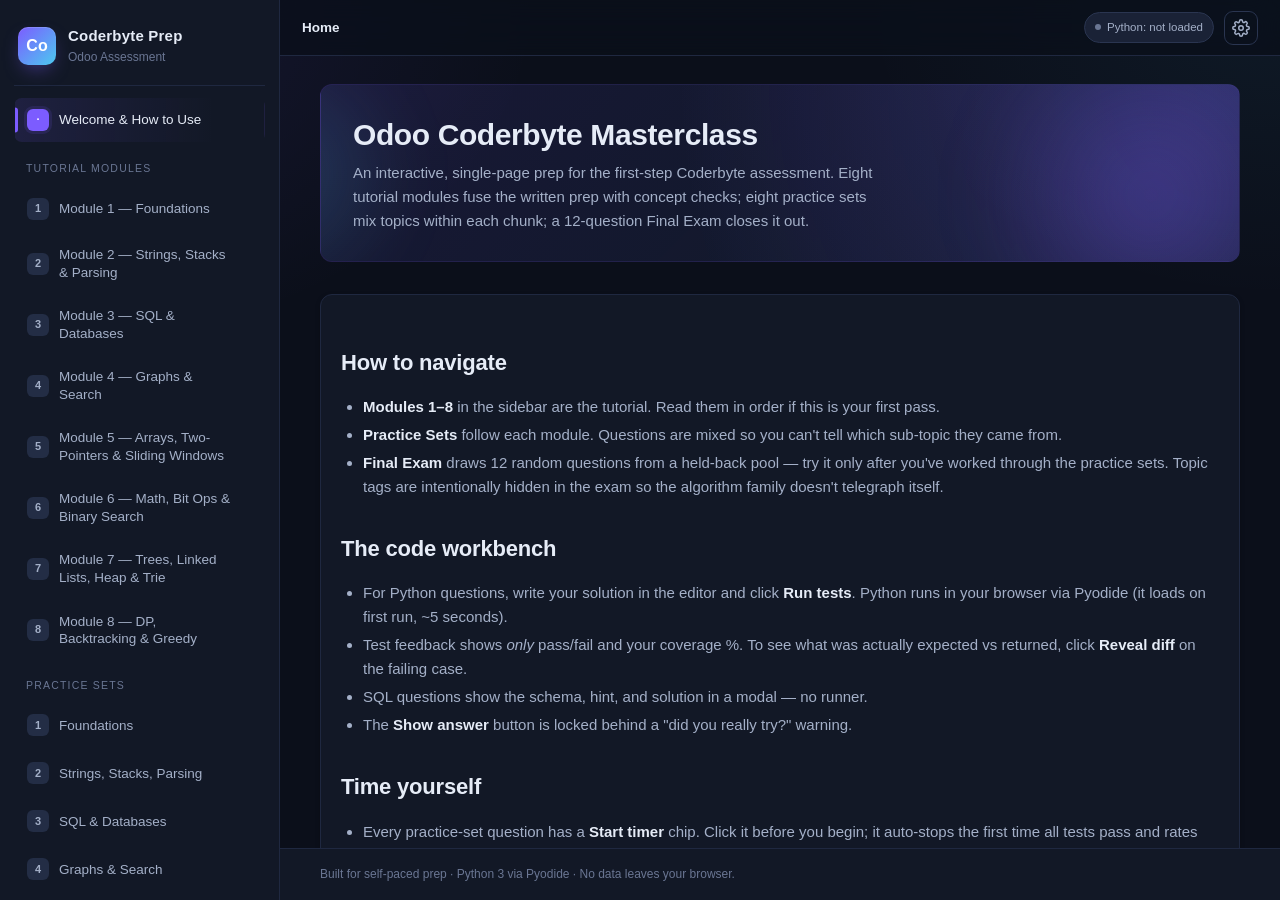
<file: tutorial/index.html>
<!DOCTYPE html>
<html lang="en">
<head>
  <meta charset="UTF-8" />
  <meta name="viewport" content="width=device-width, initial-scale=1.0" />
  <title>Odoo Coderbyte — Interactive Masterclass</title>
  <link rel="stylesheet" href="styles.css" />
  <link rel="preconnect" href="https://cdn.jsdelivr.net" />
</head>
<body>

  <!-- ============== SIDEBAR ============== -->
  <aside id="sidebar">
    <div class="brand">
      <div class="brand-mark">Co</div>
      <div class="brand-text">
        <div class="brand-title">Coderbyte Prep</div>
        <div class="brand-sub">Odoo Assessment</div>
      </div>
    </div>

    <nav id="nav-list">
      <!-- Populated by app.js -->
    </nav>

    <div class="progress-card">
      <div class="progress-label">Your Progress</div>
      <div class="progress-bar"><div id="progress-fill"></div></div>
      <div class="progress-stats">
        <span id="progress-text">0 / 0</span>
        <button id="reset-progress" title="Reset all progress">Reset</button>
      </div>
    </div>
  </aside>

  <!-- ============== MAIN ============== -->
  <main id="main">
    <header id="topbar">
      <button id="menu-toggle" aria-label="Toggle menu">&#9776;</button>
      <div id="crumbs"></div>
      <div class="topbar-actions">
        <span id="pyodide-status" class="status-pill status-idle">Python: not loaded</span>
        <button id="settings-btn" class="icon-btn" aria-label="Open settings" title="Customize appearance">
          <svg viewBox="0 0 24 24" width="18" height="18" fill="none" stroke="currentColor" stroke-width="2" stroke-linecap="round" stroke-linejoin="round" aria-hidden="true">
            <circle cx="12" cy="12" r="3"></circle>
            <path d="M19.4 15a1.65 1.65 0 0 0 .33 1.82l.06.06a2 2 0 0 1-2.83 2.83l-.06-.06a1.65 1.65 0 0 0-1.82-.33 1.65 1.65 0 0 0-1 1.51V21a2 2 0 0 1-4 0v-.09A1.65 1.65 0 0 0 9 19.4a1.65 1.65 0 0 0-1.82.33l-.06.06a2 2 0 0 1-2.83-2.83l.06-.06a1.65 1.65 0 0 0 .33-1.82 1.65 1.65 0 0 0-1.51-1H3a2 2 0 0 1 0-4h.09A1.65 1.65 0 0 0 4.6 9a1.65 1.65 0 0 0-.33-1.82l-.06-.06a2 2 0 0 1 2.83-2.83l.06.06a1.65 1.65 0 0 0 1.82.33H9a1.65 1.65 0 0 0 1-1.51V3a2 2 0 0 1 4 0v.09a1.65 1.65 0 0 0 1 1.51 1.65 1.65 0 0 0 1.82-.33l.06-.06a2 2 0 0 1 2.83 2.83l-.06.06a1.65 1.65 0 0 0-.33 1.82V9a1.65 1.65 0 0 0 1.51 1H21a2 2 0 0 1 0 4h-.09a1.65 1.65 0 0 0-1.51 1z"></path>
          </svg>
        </button>
      </div>
    </header>

    <section id="view-container">
      <!-- Active view rendered here -->
    </section>

    <footer id="footer">
      <span>Built for self-paced prep &middot; Python 3 via Pyodide &middot; No data leaves your browser.</span>
    </footer>
  </main>

  <!-- ============== ANSWER MODAL ============== -->
  <div id="answer-modal" class="modal hidden" role="dialog" aria-modal="true">
    <div class="modal-backdrop"></div>
    <div class="modal-panel">
      <div class="modal-header">
        <h3 id="modal-title">Answer</h3>
        <button class="modal-close" id="modal-close" aria-label="Close">&times;</button>
      </div>
      <div class="modal-warning">
        <strong>Make sure you've tried it first.</strong>
        Looking at the answer before attempting will hurt your learning.
      </div>
      <div class="modal-body" id="modal-body"></div>
    </div>
  </div>

  <!-- ============== SETTINGS MODAL ============== -->
  <div id="settings-modal" class="modal hidden" role="dialog" aria-modal="true" aria-labelledby="settings-title">
    <div class="modal-backdrop" data-close-settings></div>
    <div class="modal-panel modal-panel-small">
      <div class="modal-header">
        <h3 id="settings-title">Customize</h3>
        <button class="modal-close" data-close-settings aria-label="Close">&times;</button>
      </div>
      <div class="modal-body settings-body">

        <div class="setting-row">
          <div class="setting-label">
            <div class="setting-title">Theme</div>
            <div class="setting-hint">Background palette</div>
          </div>
          <div class="seg-group" role="radiogroup" aria-label="Theme">
            <button class="seg" data-pref="theme" data-value="dark" role="radio">Dark</button>
            <button class="seg" data-pref="theme" data-value="midnight" role="radio">Midnight</button>
            <button class="seg" data-pref="theme" data-value="light" role="radio">Light</button>
          </div>
        </div>

        <div class="setting-row">
          <div class="setting-label">
            <div class="setting-title">Accent</div>
            <div class="setting-hint">Highlights, primary buttons</div>
          </div>
          <div class="swatch-group" role="radiogroup" aria-label="Accent color">
            <button class="swatch" data-pref="accent" data-value="purple"  style="--sw:#7c5cff" role="radio" aria-label="Purple"></button>
            <button class="swatch" data-pref="accent" data-value="indigo"  style="--sw:#6366f1" role="radio" aria-label="Indigo"></button>
            <button class="swatch" data-pref="accent" data-value="cyan"    style="--sw:#22d3ee" role="radio" aria-label="Cyan"></button>
            <button class="swatch" data-pref="accent" data-value="teal"    style="--sw:#14b8a6" role="radio" aria-label="Teal"></button>
            <button class="swatch" data-pref="accent" data-value="emerald" style="--sw:#10b981" role="radio" aria-label="Emerald"></button>
            <button class="swatch" data-pref="accent" data-value="lime"    style="--sw:#84cc16" role="radio" aria-label="Lime"></button>
            <button class="swatch" data-pref="accent" data-value="amber"   style="--sw:#f59e0b" role="radio" aria-label="Amber"></button>
            <button class="swatch" data-pref="accent" data-value="orange"  style="--sw:#fb7c3a" role="radio" aria-label="Orange"></button>
            <button class="swatch" data-pref="accent" data-value="rose"    style="--sw:#f43f5e" role="radio" aria-label="Rose"></button>
            <button class="swatch" data-pref="accent" data-value="pink"    style="--sw:#ec4899" role="radio" aria-label="Pink"></button>
          </div>
        </div>

        <div class="setting-row">
          <div class="setting-label">
            <div class="setting-title">Code text size</div>
            <div class="setting-hint">Editor, code blocks, test results, examples</div>
          </div>
          <div class="seg-group" role="radiogroup" aria-label="Code text size">
            <button class="seg" data-pref="codeSize" data-value="sm" role="radio">S</button>
            <button class="seg" data-pref="codeSize" data-value="md" role="radio">M</button>
            <button class="seg" data-pref="codeSize" data-value="lg" role="radio">L</button>
          </div>
        </div>

        <div class="setting-row">
          <div class="setting-label">
            <div class="setting-title">Density</div>
            <div class="setting-hint">Spacing between elements</div>
          </div>
          <div class="seg-group" role="radiogroup" aria-label="Density">
            <button class="seg" data-pref="density" data-value="comfortable" role="radio">Comfortable</button>
            <button class="seg" data-pref="density" data-value="compact" role="radio">Compact</button>
          </div>
        </div>

        <div class="setting-row">
          <div class="setting-label">
            <div class="setting-title">Animations</div>
            <div class="setting-hint">Disable if you prefer reduced motion</div>
          </div>
          <div class="seg-group" role="radiogroup" aria-label="Animations">
            <button class="seg" data-pref="motion" data-value="full" role="radio">On</button>
            <button class="seg" data-pref="motion" data-value="reduced" role="radio">Off</button>
          </div>
        </div>

        <div class="settings-footer">
          <button id="settings-reset" class="btn ghost small">Reset to defaults</button>
          <button class="btn primary small" data-close-settings>Done</button>
        </div>

      </div>
    </div>
  </div>

  <!-- ============== TOAST ============== -->
  <div id="toast" class="toast hidden"></div>

  <!-- Pyodide loaded lazily by runner.js -->
  <script src="questions.js"></script>
  <script src="questions-js.js"></script>
  <script src="content.js"></script>
  <script src="runner.js"></script>
  <script src="app.js"></script>
</body>
</html>
</file>
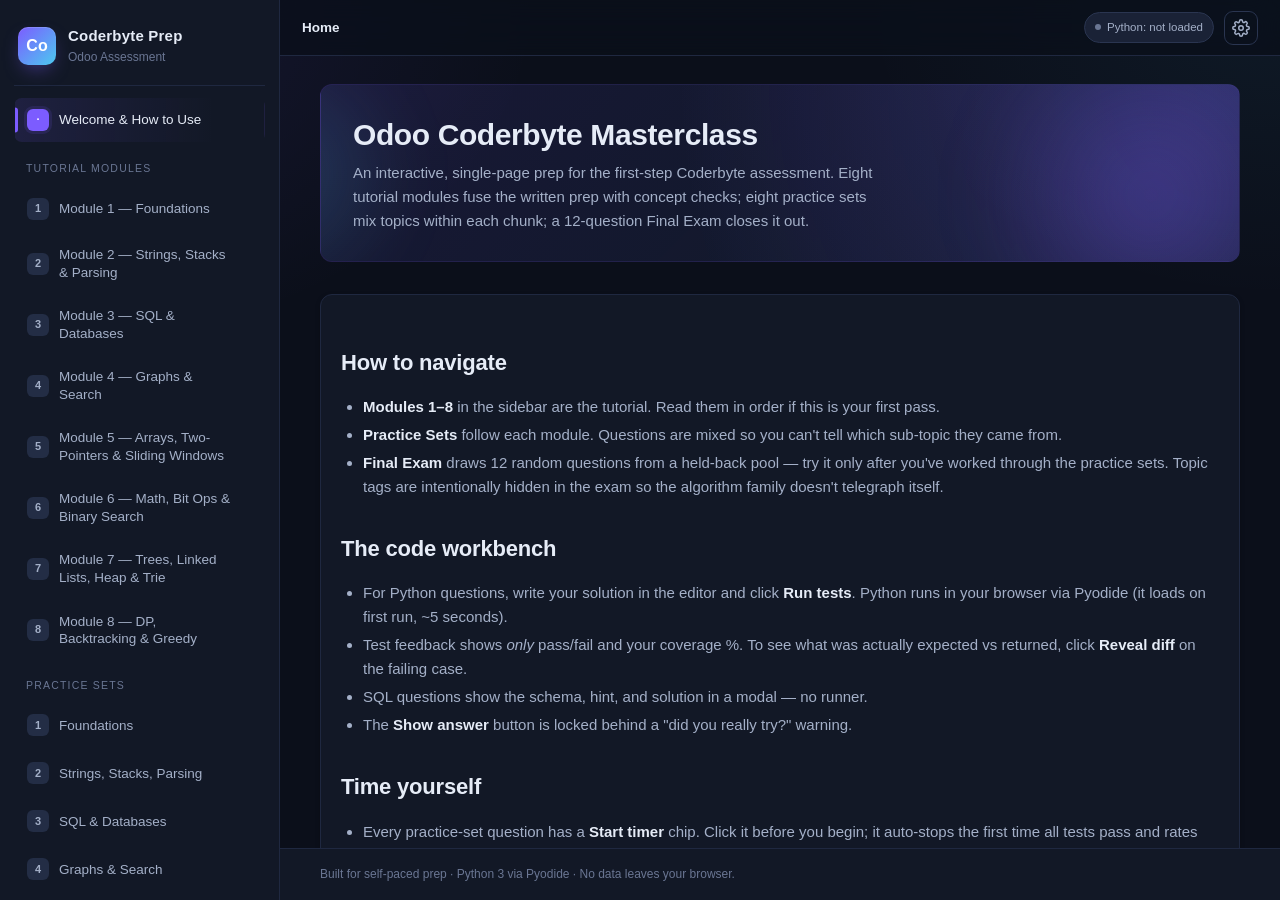
<file: tutorials/algorithms/index.html>
<!DOCTYPE html>
<html lang="en">
<head>
  <meta charset="UTF-8" />
  <meta name="viewport" content="width=device-width, initial-scale=1.0" />
  <title>Odoo Coderbyte — Interactive Masterclass</title>
  <link rel="stylesheet" href="styles.css" />
  <link rel="preconnect" href="https://cdn.jsdelivr.net" />
</head>
<body>

  <!-- ============== SIDEBAR ============== -->
  <aside id="sidebar">
    <div class="brand">
      <div class="brand-mark">Co</div>
      <div class="brand-text">
        <div class="brand-title">Coderbyte Prep</div>
        <div class="brand-sub">Odoo Assessment</div>
      </div>
    </div>

    <nav id="nav-list">
      <!-- Populated by app.js -->
    </nav>

    <div class="progress-card">
      <div class="progress-label">Your Progress</div>
      <div class="progress-bar"><div id="progress-fill"></div></div>
      <div class="progress-stats">
        <span id="progress-text">0 / 0</span>
        <button id="reset-progress" title="Reset all progress">Reset</button>
      </div>
    </div>
  </aside>

  <!-- ============== MAIN ============== -->
  <main id="main">
    <header id="topbar">
      <button id="menu-toggle" aria-label="Toggle menu">&#9776;</button>
      <div id="crumbs"></div>
      <div class="topbar-actions">
        <span id="pyodide-status" class="status-pill status-idle">Python: not loaded</span>
        <button id="settings-btn" class="icon-btn" aria-label="Open settings" title="Customize appearance">
          <svg viewBox="0 0 24 24" width="18" height="18" fill="none" stroke="currentColor" stroke-width="2" stroke-linecap="round" stroke-linejoin="round" aria-hidden="true">
            <circle cx="12" cy="12" r="3"></circle>
            <path d="M19.4 15a1.65 1.65 0 0 0 .33 1.82l.06.06a2 2 0 0 1-2.83 2.83l-.06-.06a1.65 1.65 0 0 0-1.82-.33 1.65 1.65 0 0 0-1 1.51V21a2 2 0 0 1-4 0v-.09A1.65 1.65 0 0 0 9 19.4a1.65 1.65 0 0 0-1.82.33l-.06.06a2 2 0 0 1-2.83-2.83l.06-.06a1.65 1.65 0 0 0 .33-1.82 1.65 1.65 0 0 0-1.51-1H3a2 2 0 0 1 0-4h.09A1.65 1.65 0 0 0 4.6 9a1.65 1.65 0 0 0-.33-1.82l-.06-.06a2 2 0 0 1 2.83-2.83l.06.06a1.65 1.65 0 0 0 1.82.33H9a1.65 1.65 0 0 0 1-1.51V3a2 2 0 0 1 4 0v.09a1.65 1.65 0 0 0 1 1.51 1.65 1.65 0 0 0 1.82-.33l.06-.06a2 2 0 0 1 2.83 2.83l-.06.06a1.65 1.65 0 0 0-.33 1.82V9a1.65 1.65 0 0 0 1.51 1H21a2 2 0 0 1 0 4h-.09a1.65 1.65 0 0 0-1.51 1z"></path>
          </svg>
        </button>
      </div>
    </header>

    <section id="view-container">
      <!-- Active view rendered here -->
    </section>

    <footer id="footer">
      <span>Built for self-paced prep &middot; Python 3 via Pyodide &middot; No data leaves your browser.</span>
    </footer>
  </main>

  <!-- ============== ANSWER MODAL ============== -->
  <div id="answer-modal" class="modal hidden" role="dialog" aria-modal="true">
    <div class="modal-backdrop"></div>
    <div class="modal-panel">
      <div class="modal-header">
        <h3 id="modal-title">Answer</h3>
        <button class="modal-close" id="modal-close" aria-label="Close">&times;</button>
      </div>
      <div class="modal-warning">
        <strong>Make sure you've tried it first.</strong>
        Looking at the answer before attempting will hurt your learning.
      </div>
      <div class="modal-body" id="modal-body"></div>
    </div>
  </div>

  <!-- ============== SETTINGS MODAL ============== -->
  <div id="settings-modal" class="modal hidden" role="dialog" aria-modal="true" aria-labelledby="settings-title">
    <div class="modal-backdrop" data-close-settings></div>
    <div class="modal-panel modal-panel-small">
      <div class="modal-header">
        <h3 id="settings-title">Customize</h3>
        <button class="modal-close" data-close-settings aria-label="Close">&times;</button>
      </div>
      <div class="modal-body settings-body">

        <div class="setting-row">
          <div class="setting-label">
            <div class="setting-title">Theme</div>
            <div class="setting-hint">Background palette</div>
          </div>
          <div class="seg-group" role="radiogroup" aria-label="Theme">
            <button class="seg" data-pref="theme" data-value="dark" role="radio">Dark</button>
            <button class="seg" data-pref="theme" data-value="midnight" role="radio">Midnight</button>
            <button class="seg" data-pref="theme" data-value="light" role="radio">Light</button>
          </div>
        </div>

        <div class="setting-row">
          <div class="setting-label">
            <div class="setting-title">Accent</div>
            <div class="setting-hint">Highlights, primary buttons</div>
          </div>
          <div class="swatch-group" role="radiogroup" aria-label="Accent color">
            <button class="swatch" data-pref="accent" data-value="purple"  style="--sw:#7c5cff" role="radio" aria-label="Purple"></button>
            <button class="swatch" data-pref="accent" data-value="indigo"  style="--sw:#6366f1" role="radio" aria-label="Indigo"></button>
            <button class="swatch" data-pref="accent" data-value="cyan"    style="--sw:#22d3ee" role="radio" aria-label="Cyan"></button>
            <button class="swatch" data-pref="accent" data-value="teal"    style="--sw:#14b8a6" role="radio" aria-label="Teal"></button>
            <button class="swatch" data-pref="accent" data-value="emerald" style="--sw:#10b981" role="radio" aria-label="Emerald"></button>
            <button class="swatch" data-pref="accent" data-value="lime"    style="--sw:#84cc16" role="radio" aria-label="Lime"></button>
            <button class="swatch" data-pref="accent" data-value="amber"   style="--sw:#f59e0b" role="radio" aria-label="Amber"></button>
            <button class="swatch" data-pref="accent" data-value="orange"  style="--sw:#fb7c3a" role="radio" aria-label="Orange"></button>
            <button class="swatch" data-pref="accent" data-value="rose"    style="--sw:#f43f5e" role="radio" aria-label="Rose"></button>
            <button class="swatch" data-pref="accent" data-value="pink"    style="--sw:#ec4899" role="radio" aria-label="Pink"></button>
          </div>
        </div>

        <div class="setting-row">
          <div class="setting-label">
            <div class="setting-title">Code text size</div>
            <div class="setting-hint">Editor, code blocks, test results, examples</div>
          </div>
          <div class="seg-group" role="radiogroup" aria-label="Code text size">
            <button class="seg" data-pref="codeSize" data-value="sm" role="radio">S</button>
            <button class="seg" data-pref="codeSize" data-value="md" role="radio">M</button>
            <button class="seg" data-pref="codeSize" data-value="lg" role="radio">L</button>
          </div>
        </div>

        <div class="setting-row">
          <div class="setting-label">
            <div class="setting-title">Density</div>
            <div class="setting-hint">Spacing between elements</div>
          </div>
          <div class="seg-group" role="radiogroup" aria-label="Density">
            <button class="seg" data-pref="density" data-value="comfortable" role="radio">Comfortable</button>
            <button class="seg" data-pref="density" data-value="compact" role="radio">Compact</button>
          </div>
        </div>

        <div class="setting-row">
          <div class="setting-label">
            <div class="setting-title">Animations</div>
            <div class="setting-hint">Disable if you prefer reduced motion</div>
          </div>
          <div class="seg-group" role="radiogroup" aria-label="Animations">
            <button class="seg" data-pref="motion" data-value="full" role="radio">On</button>
            <button class="seg" data-pref="motion" data-value="reduced" role="radio">Off</button>
          </div>
        </div>

        <div class="settings-footer">
          <button id="settings-reset" class="btn ghost small">Reset to defaults</button>
          <button class="btn primary small" data-close-settings>Done</button>
        </div>

      </div>
    </div>
  </div>

  <!-- ============== TOAST ============== -->
  <div id="toast" class="toast hidden"></div>

  <!-- Pyodide loaded lazily by runner.js -->
  <script src="../../sync.js"></script>
  <script src="questions.js"></script>
  <script src="questions-js.js"></script>
  <script src="content.js"></script>
  <script src="runner.js"></script>
  <script src="app.js"></script>
</body>
</html>
</file>
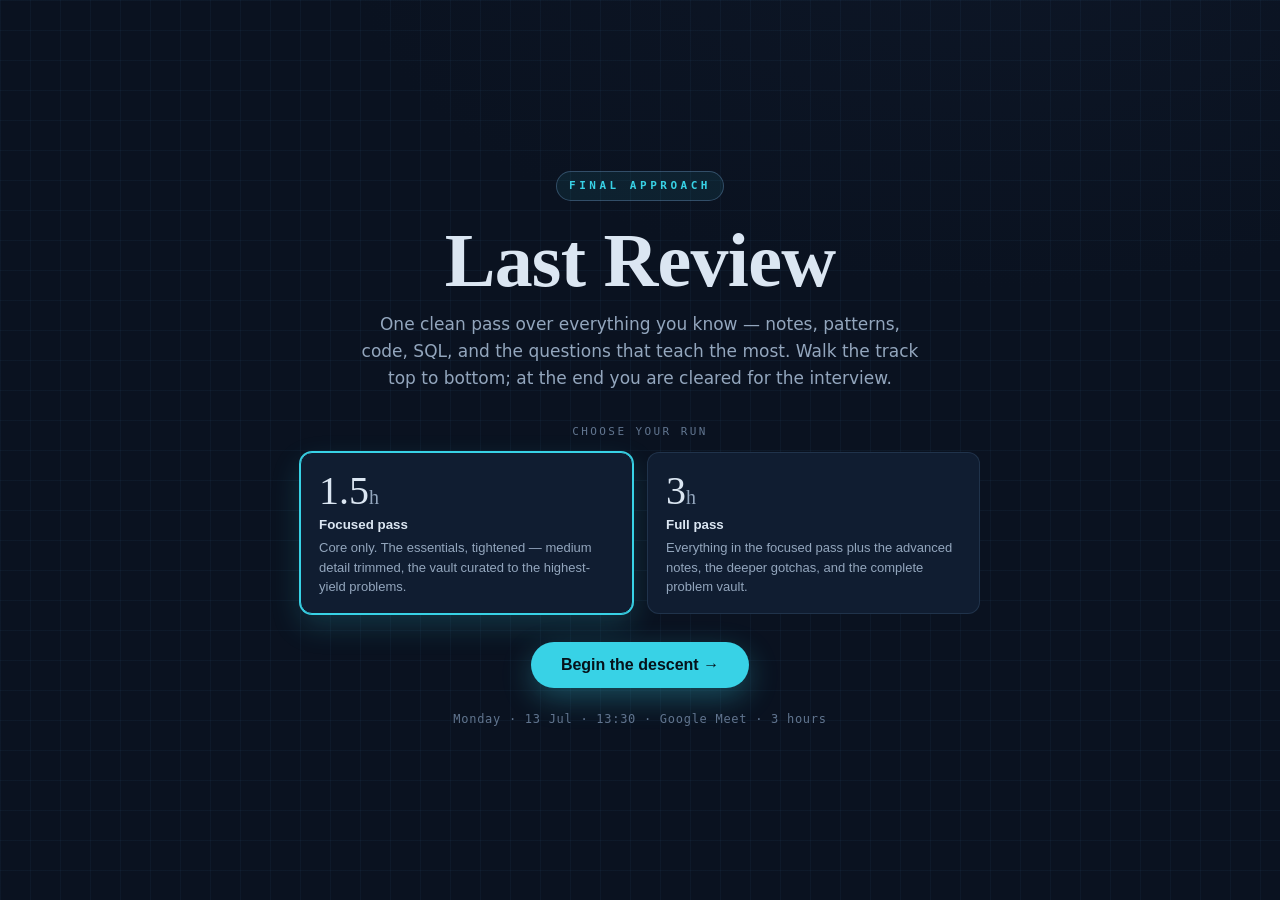
<file: tutorials/clast-review/index.html>
<!DOCTYPE html>
<html lang="en">
<head>
  <meta charset="UTF-8" />
  <meta name="viewport" content="width=device-width, initial-scale=1.0" />
  <title>Final Approach — Last Review [Claude]</title>
  <link rel="stylesheet" href="styles.css" />
</head>
<body data-theme="blueprint" data-mode="short" data-motion="full">

  <!-- Boot / pre-flight overlay -->
  <div id="boot" class="boot">
    <div class="boot-inner">
      <div class="boot-badge">FINAL APPROACH</div>
      <h1 class="boot-title">Last Review</h1>
      <p class="boot-sub">One clean pass over everything you know — notes, patterns, code, SQL, and the questions that teach the most. Walk the track top to bottom; at the end you are cleared for the interview.</p>

      <div class="boot-mode">
        <span class="boot-mode-label">Choose your run</span>
        <div class="mode-cards">
          <button class="mode-card" data-mode="short">
            <span class="mc-time">1.5<em>h</em></span>
            <span class="mc-name">Focused pass</span>
            <span class="mc-desc">Core only. The essentials, tightened — medium detail trimmed, the vault curated to the highest-yield problems.</span>
          </button>
          <button class="mode-card" data-mode="long">
            <span class="mc-time">3<em>h</em></span>
            <span class="mc-name">Full pass</span>
            <span class="mc-desc">Everything in the focused pass plus the advanced notes, the deeper gotchas, and the complete problem vault.</span>
          </button>
        </div>
      </div>

      <button id="boot-start" class="boot-start">Begin the descent →</button>
      <div class="boot-foot">
        <span id="boot-resume" class="boot-resume hidden"></span>
        <span class="boot-meta">Monday · 13 Jul · 13:30 · Google Meet · 3&nbsp;hours</span>
      </div>
    </div>
    <div class="boot-grid" aria-hidden="true"></div>
  </div>

  <!-- App shell -->
  <div id="app" class="app hidden">

    <!-- Left: the track spine -->
    <aside id="spine" class="spine">
      <div class="spine-head">
        <div class="spine-badge">FINAL&nbsp;APPROACH</div>
        <div class="spine-title">Last Review</div>
        <div class="spine-sub" id="spine-mode">1.5&nbsp;h · focused</div>
      </div>
      <nav id="track" class="track" aria-label="Review stages"></nav>
      <button id="to-boot" class="spine-reset" title="Back to start screen">↺ Start screen</button>
    </aside>

    <!-- Center: content -->
    <main id="main" class="main">
      <header id="hud" class="hud">
        <button id="menu-toggle" class="hud-btn only-mobile" aria-label="Toggle track">☰</button>
        <div class="hud-crumb" id="crumb">Pre-flight</div>
        <div class="hud-spacer"></div>

        <div class="ready" title="Readiness — fills as you mark sections solid">
          <svg viewBox="0 0 44 44" class="ready-ring" aria-hidden="true">
            <circle class="ready-bg" cx="22" cy="22" r="19"></circle>
            <circle id="ready-arc" class="ready-arc" cx="22" cy="22" r="19"></circle>
          </svg>
          <div class="ready-num"><span id="ready-pct">0</span><em>%</em></div>
        </div>

        <div class="seg mode-seg" role="group" aria-label="Review length">
          <button class="seg-btn" data-set-mode="short">1.5h</button>
          <button class="seg-btn" data-set-mode="long">3h</button>
        </div>

        <button id="timer-btn" class="hud-btn timer" title="Optional review timer">
          <span id="timer-txt">Timer</span>
        </button>

        <button id="settings-btn" class="hud-btn" aria-label="Settings" title="Settings">⚙</button>
      </header>

      <section id="view" class="view"></section>

      <footer class="foot">
        <button id="prev-btn" class="foot-btn ghost">← Prev</button>
        <div id="foot-dots" class="foot-dots"></div>
        <button id="next-btn" class="foot-btn primary">Next →</button>
      </footer>
    </main>
  </div>

  <!-- Settings -->
  <div id="settings" class="modal hidden" role="dialog" aria-modal="true">
    <div class="modal-bg" data-close></div>
    <div class="modal-card">
      <div class="modal-top">
        <h3>Settings</h3>
        <button class="modal-x" data-close aria-label="Close">×</button>
      </div>
      <div class="modal-body">
        <div class="set-row">
          <div><div class="set-t">Review length</div><div class="set-h">1.5h trims advanced material; 3h shows all.</div></div>
          <div class="seg" role="group">
            <button class="seg-btn" data-set-mode="short">1.5h</button>
            <button class="seg-btn" data-set-mode="long">3h</button>
          </div>
        </div>
        <div class="set-row">
          <div><div class="set-t">Theme</div><div class="set-h">Visual palette.</div></div>
          <div class="seg" role="group">
            <button class="seg-btn" data-set-theme="blueprint">Blueprint</button>
            <button class="seg-btn" data-set-theme="carbon">Carbon</button>
            <button class="seg-btn" data-set-theme="paper">Paper</button>
          </div>
        </div>
        <div class="set-row">
          <div><div class="set-t">Motion</div><div class="set-h">Disable for reduced motion.</div></div>
          <div class="seg" role="group">
            <button class="seg-btn" data-set-motion="full">On</button>
            <button class="seg-btn" data-set-motion="reduced">Off</button>
          </div>
        </div>
        <div class="set-row">
          <div><div class="set-t">Auto-advance on scroll</div><div class="set-h">When you're at the bottom of a section, scroll down again to jump to the next.</div></div>
          <div class="seg" role="group">
            <button class="seg-btn" data-set-autonav="on">On</button>
            <button class="seg-btn" data-set-autonav="off">Off</button>
          </div>
        </div>
        <div class="set-row">
          <div><div class="set-t">Data</div><div class="set-h">Progress &amp; confidence are stored in this browser.</div></div>
          <div class="io">
            <button id="export-btn" class="mini">Export</button>
            <button id="import-btn" class="mini">Import</button>
            <input id="import-file" type="file" accept="application/json" class="hidden" />
          </div>
        </div>
      </div>
      <div class="modal-foot">
        <button id="reset-btn" class="mini danger">Reset progress</button>
        <button class="mini primary" data-close>Done</button>
      </div>
    </div>
  </div>

  <div id="scroll-hint" class="scroll-hint" aria-hidden="true">
    <span class="sh-dot"></span>scroll again <em>for the next stage ↓</em>
  </div>

  <div id="toast" class="toast hidden"></div>

  <script src="../../sync.js"></script>
  <script src="content.js"></script>
  <script src="app.js"></script>
</body>
</html>
</file>
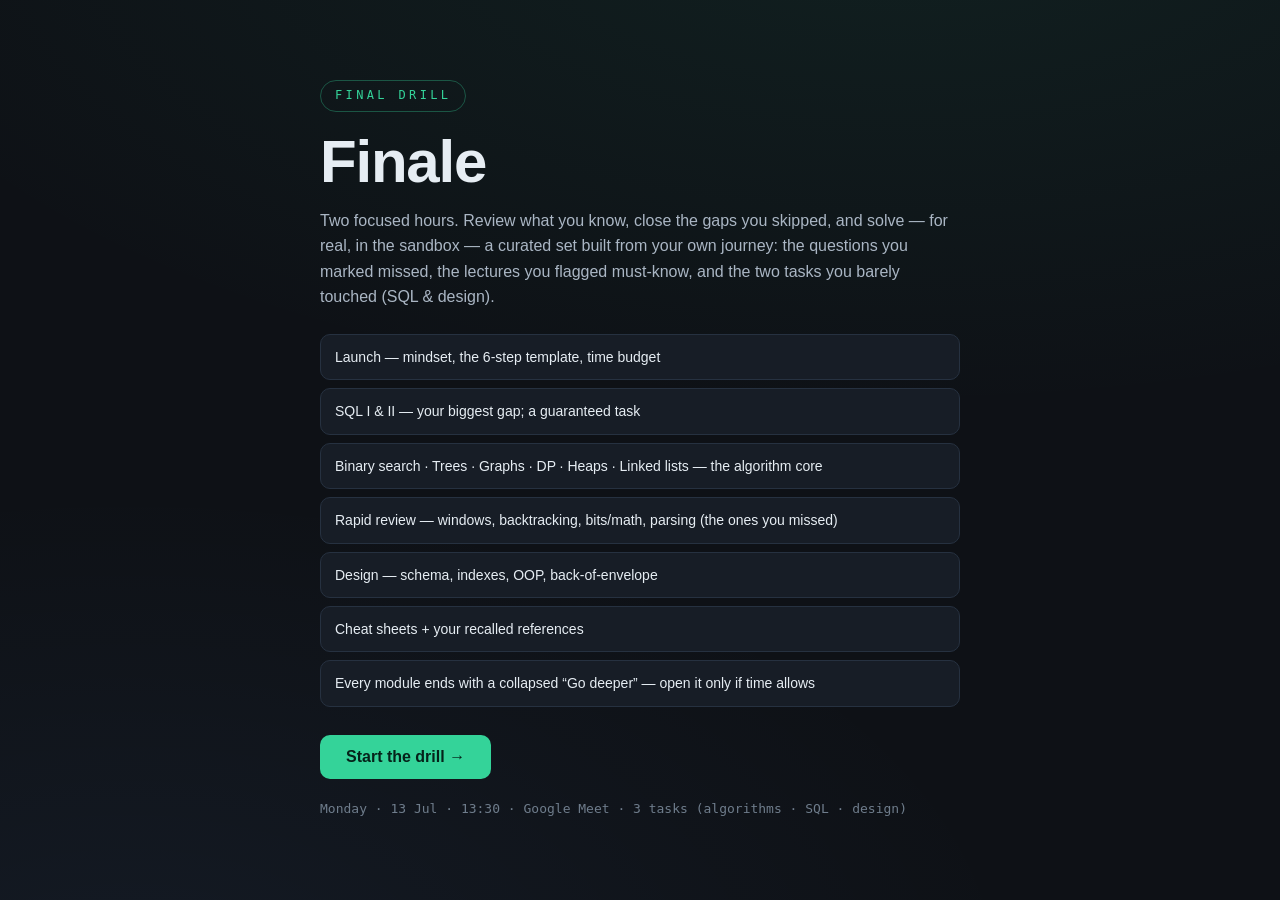
<file: tutorials/finale/index.html>
<!DOCTYPE html>
<html lang="en">
<head>
  <meta charset="UTF-8" />
  <meta name="viewport" content="width=device-width, initial-scale=1.0" />
  <title>Finale — 2-Hour Final Drill [Claude]</title>
  <link rel="stylesheet" href="styles.css" />
</head>
<body data-theme="dark">

  <!-- Boot -->
  <div id="boot" class="boot">
    <div class="boot-inner">
      <div class="boot-tag">FINAL DRILL</div>
      <h1 class="boot-title">Finale</h1>
      <p class="boot-sub">Two focused hours. Review what you know, close the gaps you skipped, and solve — for real, in the sandbox — a curated set built from your own journey: the questions you marked missed, the lectures you flagged must-know, and the two tasks you barely touched (SQL &amp; design).</p>
      <div class="boot-plan" id="boot-plan"></div>
      <button id="boot-start" class="boot-start">Start the drill →</button>
      <div class="boot-foot" id="boot-foot"></div>
    </div>
  </div>

  <!-- App -->
  <div id="app" class="app hidden">
    <aside id="rail" class="rail">
      <div class="rail-head">
        <div class="rail-tag">FINALE</div>
        <div class="rail-sub">2-hour final drill</div>
      </div>
      <nav id="nav" class="nav" aria-label="Sections"></nav>
      <div class="rail-foot">
        <button id="theme-btn" class="mini" title="Toggle theme">◐ Theme</button>
        <span id="pyodide-status" class="status-pill status-idle">Python: not loaded</span>
      </div>
    </aside>

    <main id="main" class="main">
      <header class="top">
        <button id="menu-btn" class="mini only-mobile" aria-label="Menu">☰</button>
        <div class="top-crumb" id="crumb">Launch</div>
        <div class="top-spacer"></div>
        <div class="top-prog" id="top-prog"></div>
      </header>

      <section id="view" class="view"></section>

      <footer class="foot">
        <button id="prev-btn" class="foot-btn ghost">← Prev</button>
        <button id="done-btn" class="foot-btn mark">Mark reviewed ✓</button>
        <button id="next-btn" class="foot-btn primary">Next →</button>
      </footer>
    </main>
  </div>

  <div id="toast" class="toast hidden"></div>

  <script src="../../sync.js"></script>
  <script src="content.js"></script>
  <script src="runner.js"></script>
  <script src="app.js"></script>
</body>
</html>
</file>
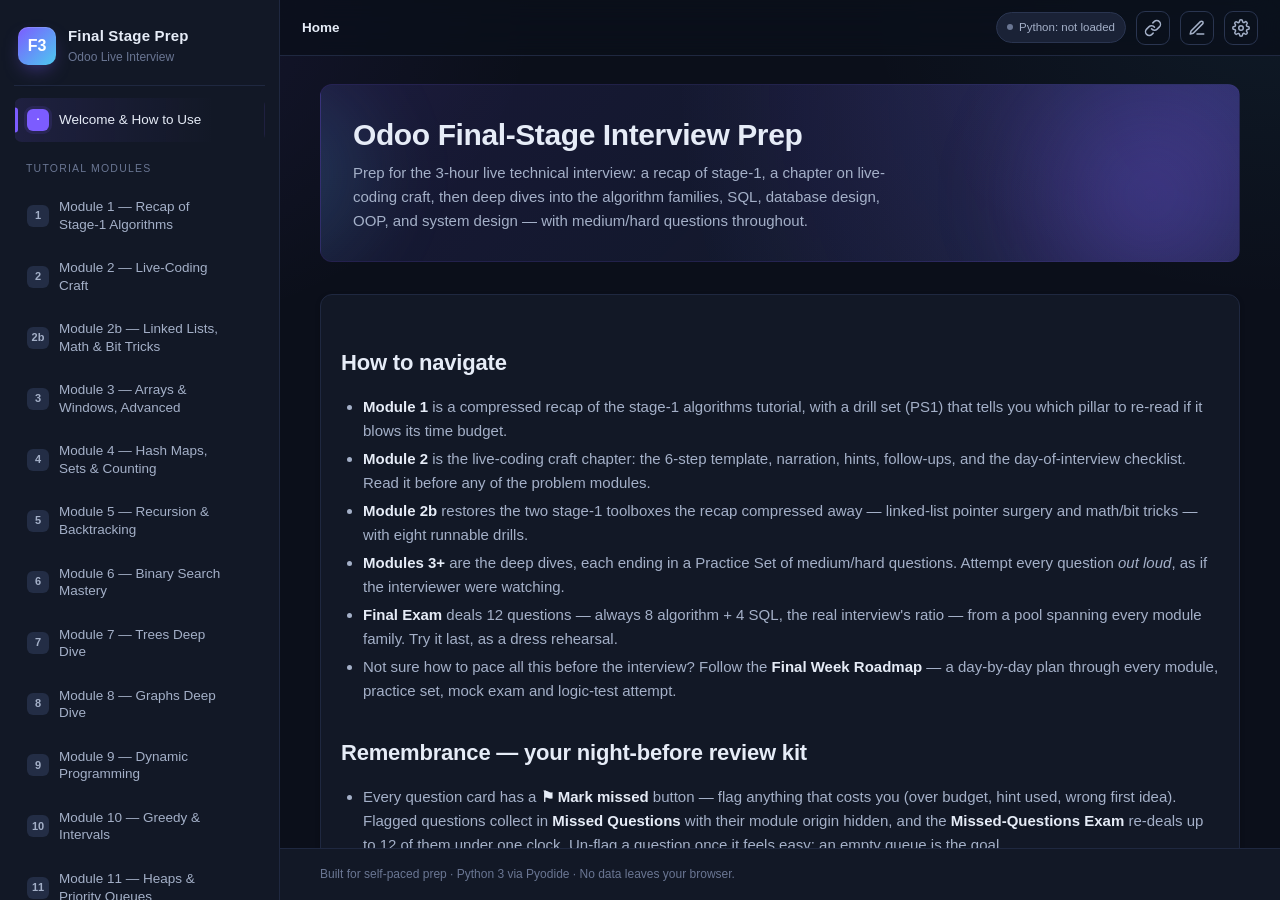
<file: tutorials/interview-final/index.html>
<!DOCTYPE html>
<html lang="en">
<head>
  <meta charset="UTF-8" />
  <meta name="viewport" content="width=device-width, initial-scale=1.0" />
  <title>Odoo Interview — Final Stage Prep</title>
  <link rel="stylesheet" href="styles.css" />
  <link rel="preconnect" href="https://cdn.jsdelivr.net" />
</head>
<body>

  <!-- ============== SIDEBAR ============== -->
  <aside id="sidebar">
    <div class="brand">
      <div class="brand-mark">F3</div>
      <div class="brand-text">
        <div class="brand-title">Final Stage Prep</div>
        <div class="brand-sub">Odoo Live Interview</div>
      </div>
    </div>

    <nav id="nav-list">
      <!-- Populated by app.js -->
    </nav>

    <div class="progress-card">
      <div class="progress-label">Your Progress</div>
      <div class="progress-bar"><div id="progress-fill"></div></div>
      <div class="progress-stats">
        <span id="progress-text">0 / 0</span>
        <div class="progress-actions">
          <button id="reset-progress" title="Reset all progress">Reset</button>
        </div>
      </div>
    </div>
  </aside>

  <!-- ============== MAIN ============== -->
  <main id="main">
    <header id="topbar">
      <button id="menu-toggle" aria-label="Toggle menu">&#9776;</button>
      <div id="crumbs"></div>
      <div class="topbar-actions">
        <span id="pyodide-status" class="status-pill status-idle">Python: not loaded</span>
        <button id="add-link-btn" class="icon-btn icon-btn-steady" aria-label="Save a link"
                title="Save a link to Remembrance → Link Box (hard LeetCode problems, articles…)">
          <svg viewBox="0 0 24 24" width="18" height="18" fill="none" stroke="currentColor" stroke-width="2" stroke-linecap="round" stroke-linejoin="round" aria-hidden="true">
            <path d="M10 13a5 5 0 0 0 7.54.54l3-3a5 5 0 0 0-7.07-7.07l-1.72 1.71"></path>
            <path d="M14 11a5 5 0 0 0-7.54-.54l-3 3a5 5 0 0 0 7.07 7.07l1.71-1.71"></path>
          </svg>
        </button>
        <button id="add-note-btn" class="icon-btn icon-btn-steady" aria-label="Add a note"
                title="Write a quick note into Remembrance → My Notes">
          <svg viewBox="0 0 24 24" width="18" height="18" fill="none" stroke="currentColor" stroke-width="2" stroke-linecap="round" stroke-linejoin="round" aria-hidden="true">
            <path d="M12 20h9"></path>
            <path d="M16.5 3.5a2.121 2.121 0 0 1 3 3L7 19l-4 1 1-4L16.5 3.5z"></path>
          </svg>
        </button>
        <button id="settings-btn" class="icon-btn" aria-label="Open settings" title="Customize appearance">
          <svg viewBox="0 0 24 24" width="18" height="18" fill="none" stroke="currentColor" stroke-width="2" stroke-linecap="round" stroke-linejoin="round" aria-hidden="true">
            <circle cx="12" cy="12" r="3"></circle>
            <path d="M19.4 15a1.65 1.65 0 0 0 .33 1.82l.06.06a2 2 0 0 1-2.83 2.83l-.06-.06a1.65 1.65 0 0 0-1.82-.33 1.65 1.65 0 0 0-1 1.51V21a2 2 0 0 1-4 0v-.09A1.65 1.65 0 0 0 9 19.4a1.65 1.65 0 0 0-1.82.33l-.06.06a2 2 0 0 1-2.83-2.83l.06-.06a1.65 1.65 0 0 0 .33-1.82 1.65 1.65 0 0 0-1.51-1H3a2 2 0 0 1 0-4h.09A1.65 1.65 0 0 0 4.6 9a1.65 1.65 0 0 0-.33-1.82l-.06-.06a2 2 0 0 1 2.83-2.83l.06.06a1.65 1.65 0 0 0 1.82.33H9a1.65 1.65 0 0 0 1-1.51V3a2 2 0 0 1 4 0v.09a1.65 1.65 0 0 0 1 1.51 1.65 1.65 0 0 0 1.82-.33l.06-.06a2 2 0 0 1 2.83 2.83l-.06.06a1.65 1.65 0 0 0-.33 1.82V9a1.65 1.65 0 0 0 1.51 1H21a2 2 0 0 1 0 4h-.09a1.65 1.65 0 0 0-1.51 1z"></path>
          </svg>
        </button>
      </div>
    </header>

    <section id="view-container">
      <!-- Active view rendered here -->
    </section>

    <footer id="footer">
      <span>Built for self-paced prep &middot; Python 3 via Pyodide &middot; No data leaves your browser.</span>
    </footer>
  </main>

  <!-- ============== ANSWER MODAL ============== -->
  <div id="answer-modal" class="modal hidden" role="dialog" aria-modal="true">
    <div class="modal-backdrop"></div>
    <div class="modal-panel">
      <div class="modal-header">
        <h3 id="modal-title">Answer</h3>
        <button class="modal-close" id="modal-close" aria-label="Close">&times;</button>
      </div>
      <div class="modal-warning">
        <strong>Make sure you've tried it first.</strong>
        Looking at the answer before attempting will hurt your learning.
      </div>
      <div class="modal-body" id="modal-body"></div>
    </div>
  </div>

  <!-- ============== SETTINGS MODAL ============== -->
  <div id="settings-modal" class="modal hidden" role="dialog" aria-modal="true" aria-labelledby="settings-title">
    <div class="modal-backdrop" data-close-settings></div>
    <div class="modal-panel modal-panel-small">
      <div class="modal-header">
        <h3 id="settings-title">Customize</h3>
        <button class="modal-close" data-close-settings aria-label="Close">&times;</button>
      </div>
      <div class="modal-body settings-body">

        <div class="setting-row">
          <div class="setting-label">
            <div class="setting-title">Theme</div>
            <div class="setting-hint">Background palette</div>
          </div>
          <div class="seg-group" role="radiogroup" aria-label="Theme">
            <button class="seg" data-pref="theme" data-value="dark" role="radio">Dark</button>
            <button class="seg" data-pref="theme" data-value="midnight" role="radio">Midnight</button>
            <button class="seg" data-pref="theme" data-value="light" role="radio">Light</button>
          </div>
        </div>

        <div class="setting-row">
          <div class="setting-label">
            <div class="setting-title">Accent</div>
            <div class="setting-hint">Highlights, primary buttons</div>
          </div>
          <div class="swatch-group" role="radiogroup" aria-label="Accent color">
            <button class="swatch" data-pref="accent" data-value="purple"  style="--sw:#7c5cff" role="radio" aria-label="Purple"></button>
            <button class="swatch" data-pref="accent" data-value="indigo"  style="--sw:#6366f1" role="radio" aria-label="Indigo"></button>
            <button class="swatch" data-pref="accent" data-value="cyan"    style="--sw:#22d3ee" role="radio" aria-label="Cyan"></button>
            <button class="swatch" data-pref="accent" data-value="teal"    style="--sw:#14b8a6" role="radio" aria-label="Teal"></button>
            <button class="swatch" data-pref="accent" data-value="emerald" style="--sw:#10b981" role="radio" aria-label="Emerald"></button>
            <button class="swatch" data-pref="accent" data-value="lime"    style="--sw:#84cc16" role="radio" aria-label="Lime"></button>
            <button class="swatch" data-pref="accent" data-value="amber"   style="--sw:#f59e0b" role="radio" aria-label="Amber"></button>
            <button class="swatch" data-pref="accent" data-value="orange"  style="--sw:#fb7c3a" role="radio" aria-label="Orange"></button>
            <button class="swatch" data-pref="accent" data-value="rose"    style="--sw:#f43f5e" role="radio" aria-label="Rose"></button>
            <button class="swatch" data-pref="accent" data-value="pink"    style="--sw:#ec4899" role="radio" aria-label="Pink"></button>
          </div>
        </div>

        <div class="setting-row">
          <div class="setting-label">
            <div class="setting-title">Code text size</div>
            <div class="setting-hint">Editor, code blocks, test results, examples</div>
          </div>
          <div class="seg-group" role="radiogroup" aria-label="Code text size">
            <button class="seg" data-pref="codeSize" data-value="sm" role="radio">S</button>
            <button class="seg" data-pref="codeSize" data-value="md" role="radio">M</button>
            <button class="seg" data-pref="codeSize" data-value="lg" role="radio">L</button>
          </div>
        </div>

        <div class="setting-row">
          <div class="setting-label">
            <div class="setting-title">Density</div>
            <div class="setting-hint">Spacing between elements</div>
          </div>
          <div class="seg-group" role="radiogroup" aria-label="Density">
            <button class="seg" data-pref="density" data-value="comfortable" role="radio">Comfortable</button>
            <button class="seg" data-pref="density" data-value="compact" role="radio">Compact</button>
          </div>
        </div>

        <div class="setting-row">
          <div class="setting-label">
            <div class="setting-title">Animations</div>
            <div class="setting-hint">Disable if you prefer reduced motion</div>
          </div>
          <div class="seg-group" role="radiogroup" aria-label="Animations">
            <button class="seg" data-pref="motion" data-value="full" role="radio">On</button>
            <button class="seg" data-pref="motion" data-value="reduced" role="radio">Off</button>
          </div>
        </div>

        <div class="setting-row">
          <div class="setting-label">
            <div class="setting-title">Backup &amp; sync</div>
            <div class="setting-hint">Save everything — progress, timings, drafts, notes, settings — to a JSON file, or restore it here. Handy for backups and moving between devices.</div>
          </div>
          <div class="io-actions">
            <button id="export-json" class="io-btn" title="Export everything to a JSON file" aria-label="Export everything to a JSON file">
              <svg viewBox="0 0 24 24" width="16" height="16" fill="none" stroke="currentColor" stroke-width="2" stroke-linecap="round" stroke-linejoin="round" aria-hidden="true"><path d="M12 3v12"/><path d="M7 10l5 5 5-5"/><path d="M4 21h16"/></svg>
            </button>
            <button id="import-json" class="io-btn" title="Import from a JSON file" aria-label="Import from a JSON file">
              <svg viewBox="0 0 24 24" width="16" height="16" fill="none" stroke="currentColor" stroke-width="2" stroke-linecap="round" stroke-linejoin="round" aria-hidden="true"><path d="M12 21V9"/><path d="M7 14l5-5 5 5"/><path d="M4 3h16"/></svg>
            </button>
          </div>
        </div>

        <div class="settings-footer">
          <button id="settings-reset" class="btn ghost small">Reset to defaults</button>
          <button class="btn primary small" data-close-settings>Done</button>
        </div>

      </div>
    </div>
  </div>

  <!-- ============== CAPTURE MODAL (links + notes) ============== -->
  <div id="capture-modal" class="modal hidden" role="dialog" aria-modal="true" aria-labelledby="capture-title">
    <div class="modal-backdrop" data-close-capture></div>
    <div class="modal-panel modal-panel-small">
      <div class="modal-header">
        <h3 id="capture-title">Save a link</h3>
        <button class="modal-close" data-close-capture aria-label="Close">&times;</button>
      </div>
      <div class="modal-body capture-body">
        <div class="field">
          <label for="cap-title">Title</label>
          <input id="cap-title" type="text" maxlength="140"
                 placeholder="e.g. LC 239 — Sliding Window Maximum" />
        </div>
        <div class="field" id="cap-url-row">
          <label for="cap-url">URL</label>
          <input id="cap-url" type="url"
                 placeholder="https://leetcode.com/problems/…" />
        </div>
        <div class="field hidden" id="cap-desc-row">
          <label for="cap-desc">Description</label>
          <textarea id="cap-desc" rows="5"
                    placeholder="Your own summarized explanation — the phrasing that made it click."></textarea>
        </div>
        <div class="field hidden" id="cap-meta-row">
          <label for="cap-meta">Metadata <span class="field-opt">(optional · multi-line, code is fine)</span></label>
          <textarea id="cap-meta" rows="3"
                    placeholder="e.g. Module 9 · DP · re-read Friday&#10;— or a short code snippet, tags, anything"></textarea>
        </div>
        <div class="capture-footer">
          <span id="cap-error" class="cap-error hidden"></span>
          <button class="btn ghost" data-close-capture>Cancel</button>
          <button id="cap-save" class="btn primary">Save</button>
        </div>
      </div>
    </div>
  </div>

  <!-- ============== TOAST ============== -->
  <div id="toast" class="toast hidden"></div>

  <!-- Pyodide loaded lazily by runner.js -->
  <script src="../../sync.js"></script>
  <script src="questions.js"></script>
  <script src="questions-js.js"></script>
  <script src="content.js"></script>
  <script src="runner.js"></script>
  <script src="app.js"></script>
</body>
</html>
</file>
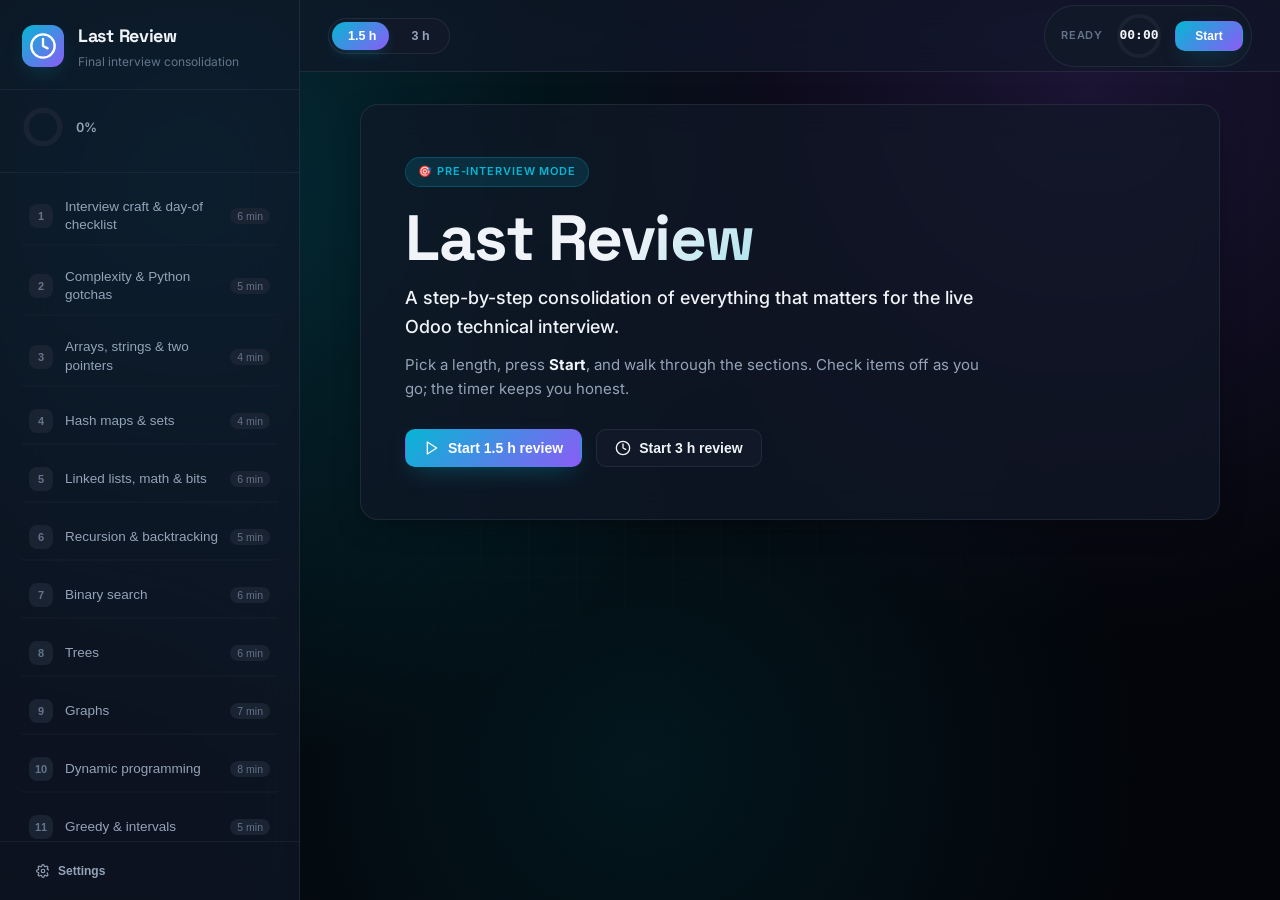
<file: tutorials/last-review/index.html>
<!DOCTYPE html>
<html lang="en">
<head>
  <meta charset="UTF-8" />
  <meta name="viewport" content="width=device-width, initial-scale=1.0" />
  <title>Last Review — Odoo Final Interview</title>
  <link rel="preconnect" href="https://fonts.googleapis.com" />
  <link rel="preconnect" href="https://fonts.gstatic.com" crossorigin />
  <link href="https://fonts.googleapis.com/css2?family=Space+Grotesk:wght@400;500;600;700&family=Inter:wght@400;500;600&display=swap" rel="stylesheet" />
  <link rel="stylesheet" href="styles.css" />
</head>
<body data-theme="dark" data-accent="cyan" data-motion="full">
  <div id="bg-mesh" aria-hidden="true"></div>
  <div id="particles" aria-hidden="true"></div>

  <div id="app">
    <aside id="sidebar">
      <div class="brand">
        <span class="brand-icon">
          <svg viewBox="0 0 24 24" width="28" height="28" fill="none" stroke="currentColor" stroke-width="2" stroke-linecap="round" stroke-linejoin="round"><circle cx="12" cy="12" r="10"/><path d="M12 6v6l4 2"/></svg>
        </span>
        <div>
          <div class="brand-title">Last Review</div>
          <div class="brand-sub">Final interview consolidation</div>
        </div>
      </div>
      <div class="progress-wrap">
        <div class="progress-ring" aria-hidden="true">
          <svg viewBox="0 0 40 40">
            <circle class="progress-ring-bg" cx="20" cy="20" r="16"/>
            <circle id="top-progress" class="progress-ring-fg" cx="20" cy="20" r="16"/>
          </svg>
          <span id="progress-text">0%</span>
        </div>
      </div>
      <nav id="nav" class="nav"></nav>
      <div class="sidebar-footer">
        <button id="open-settings" class="btn ghost small">
          <svg viewBox="0 0 24 24" width="14" height="14" fill="none" stroke="currentColor" stroke-width="2" stroke-linecap="round" stroke-linejoin="round"><circle cx="12" cy="12" r="3"/><path d="M19.4 15a1.65 1.65 0 0 0 .33 1.82l.06.06a2 2 0 1 1-2.83 2.83l-.06-.06a1.65 1.65 0 0 0-1.82-.33 1.65 1.65 0 0 0-1 1.51V21a2 2 0 1 1-4 0v-.09A1.65 1.65 0 0 0 9 19.4a1.65 1.65 0 0 0-1.82.33l-.06.06a2 2 0 1 1-2.83-2.83l.06-.06a1.65 1.65 0 0 0 .33-1.82 1.65 1.65 0 0 0-1.51-1H3a2 2 0 1 1 0-4h.09A1.65 1.65 0 0 0 4.6 9a1.65 1.65 0 0 0-.33-1.82l-.06-.06a2 2 0 1 1 2.83-2.83l.06.06a1.65 1.65 0 0 0 1.82.33H9a1.65 1.65 0 0 0 1-1.51V3a2 2 0 1 1 4 0v.09a1.65 1.65 0 0 0 1 1.51 1.65 1.65 0 0 0 1.82-.33l.06-.06a2 2 0 1 1 2.83 2.83l-.06.06a1.65 1.65 0 0 0-.33 1.82V9c.7.2 1.35.55 1.9 1.01l.09.09A1.65 1.65 0 0 0 21 9h.09"/></svg>
          Settings
        </button>
      </div>
    </aside>

    <div id="main-wrap">
      <div id="scroll-line" aria-hidden="true"></div>
      <header id="topbar">
        <button id="menu-toggle" class="icon-btn" aria-label="Open menu">
          <svg viewBox="0 0 24 24" width="22" height="22" fill="none" stroke="currentColor" stroke-width="2" stroke-linecap="round" stroke-linejoin="round"><path d="M3 12h18M3 6h18M3 18h18"/></svg>
        </button>
        <div class="mode-switch" role="group" aria-label="Review length">
          <div class="mode-indicator"></div>
          <button class="mode-btn" data-mode="short">1.5 h</button>
          <button class="mode-btn" data-mode="long">3 h</button>
        </div>
        <div class="timer">
          <span id="timer-label">Ready</span>
          <div class="timer-ring-wrap">
            <svg class="timer-ring" viewBox="0 0 48 48">
              <circle class="ring-bg" cx="24" cy="24" r="20"/>
              <circle id="timer-ring" class="ring-fg" cx="24" cy="24" r="20"/>
            </svg>
            <span id="timer-display">00:00</span>
          </div>
          <button id="timer-action" class="btn primary small">Start</button>
        </div>
      </header>

      <main id="main">
        <div id="welcome" class="view">
          <div class="hero">
            <div class="hero-badge">🎯 Pre-interview mode</div>
            <h1>Last Review</h1>
            <p class="hero-lead">A step-by-step consolidation of everything that matters for the live Odoo technical interview.</p>
            <p class="hero-body">Pick a length, press <strong>Start</strong>, and walk through the sections. Check items off as you go; the timer keeps you honest.</p>
            <div class="hero-actions">
              <button id="start-short" class="btn primary" data-mode="short">
                <svg viewBox="0 0 24 24" width="16" height="16" fill="none" stroke="currentColor" stroke-width="2" stroke-linecap="round" stroke-linejoin="round"><polygon points="5 3 19 12 5 21 5 3"/></svg>
                Start 1.5 h review
              </button>
              <button id="start-long" class="btn" data-mode="long">
                <svg viewBox="0 0 24 24" width="16" height="16" fill="none" stroke="currentColor" stroke-width="2" stroke-linecap="round" stroke-linejoin="round"><circle cx="12" cy="12" r="10"/><path d="M12 6v6l4 2"/></svg>
                Start 3 h review
              </button>
            </div>
          </div>
        </div>
        <div id="section-view" class="view hidden"></div>
      </main>

      <footer id="footer">
        <button id="prev-section" class="btn ghost small">
          <svg viewBox="0 0 24 24" width="14" height="14" fill="none" stroke="currentColor" stroke-width="2" stroke-linecap="round" stroke-linejoin="round"><path d="M19 12H5M12 19l-7-7 7-7"/></svg>
          Previous
        </button>
        <span id="section-counter">—</span>
        <button id="next-section" class="btn ghost small">
          Next
          <svg viewBox="0 0 24 24" width="14" height="14" fill="none" stroke="currentColor" stroke-width="2" stroke-linecap="round" stroke-linejoin="round"><path d="M5 12h14M12 5l7 7-7 7"/></svg>
        </button>
      </footer>
    </div>
  </div>

  <div id="timeup-overlay" class="overlay hidden">
    <div class="overlay-panel">
      <div class="overlay-icon">⏰</div>
      <h2>Time is up</h2>
      <p>Finish the current section, then stop. A rushed brain underperforms — trust what you’ve already reviewed.</p>
      <button id="dismiss-timeup" class="btn primary">Keep reading</button>
    </div>
  </div>

  <div id="settings-modal" class="modal hidden">
    <div class="modal-backdrop" data-close-modal></div>
    <div class="modal-panel">
      <div class="modal-header">
        <h3>Settings</h3>
        <button class="modal-close" data-close-modal aria-label="Close">
          <svg viewBox="0 0 24 24" width="22" height="22" fill="none" stroke="currentColor" stroke-width="2" stroke-linecap="round" stroke-linejoin="round"><path d="M18 6 6 18M6 6l12 12"/></svg>
        </button>
      </div>
      <div class="modal-body">
        <div class="setting-row">
          <div class="setting-label">
            <div class="setting-title">Review length</div>
            <div class="setting-hint">1.5 h is condensed; 3 h is the full version.</div>
          </div>
          <div class="mode-switch" role="group">
            <div class="mode-indicator"></div>
            <button class="mode-btn" data-mode="short">1.5 h</button>
            <button class="mode-btn" data-mode="long">3 h</button>
          </div>
        </div>
        <div class="setting-row">
          <div class="setting-label">
            <div class="setting-title">Theme</div>
          </div>
          <div class="seg-group" id="theme-group">
            <button class="seg" data-theme="dark">Dark</button>
            <button class="seg" data-theme="midnight">Midnight</button>
            <button class="seg" data-theme="light">Light</button>
          </div>
        </div>
        <div class="setting-row">
          <div class="setting-label">
            <div class="setting-title">Accent</div>
          </div>
          <div class="swatch-group" id="accent-group">
            <button class="swatch" data-accent="cyan" style="--sw:#06b6d4" aria-label="Cyan"></button>
            <button class="swatch" data-accent="purple" style="--sw:#7c5cff" aria-label="Purple"></button>
            <button class="swatch" data-accent="blue" style="--sw:#3b82f6" aria-label="Blue"></button>
            <button class="swatch" data-accent="green" style="--sw:#22c55e" aria-label="Green"></button>
            <button class="swatch" data-accent="orange" style="--sw:#f97316" aria-label="Orange"></button>
            <button class="swatch" data-accent="pink" style="--sw:#ec4899" aria-label="Pink"></button>
          </div>
        </div>
        <div class="setting-row">
          <div class="setting-label">
            <div class="setting-title">Motion</div>
          </div>
          <div class="seg-group" id="motion-group">
            <button class="seg" data-motion="full">Full</button>
            <button class="seg" data-motion="reduced">Reduced</button>
          </div>
        </div>
      </div>
      <div class="modal-footer">
        <button id="reset-progress" class="btn bad small">Reset progress</button>
        <button id="export-data" class="btn ghost small">Export</button>
        <button id="import-data" class="btn ghost small">Import</button>
        <input type="file" id="import-file" class="hidden" accept="application/json" />
        <div class="spacer"></div>
        <button class="btn primary" data-close-modal>Done</button>
      </div>
    </div>
  </div>

  <script src="../../sync.js"></script>
  <script src="content.js"></script>
  <script src="highlighter.js"></script>
  <script src="app.js"></script>
</body>
</html>
</file>
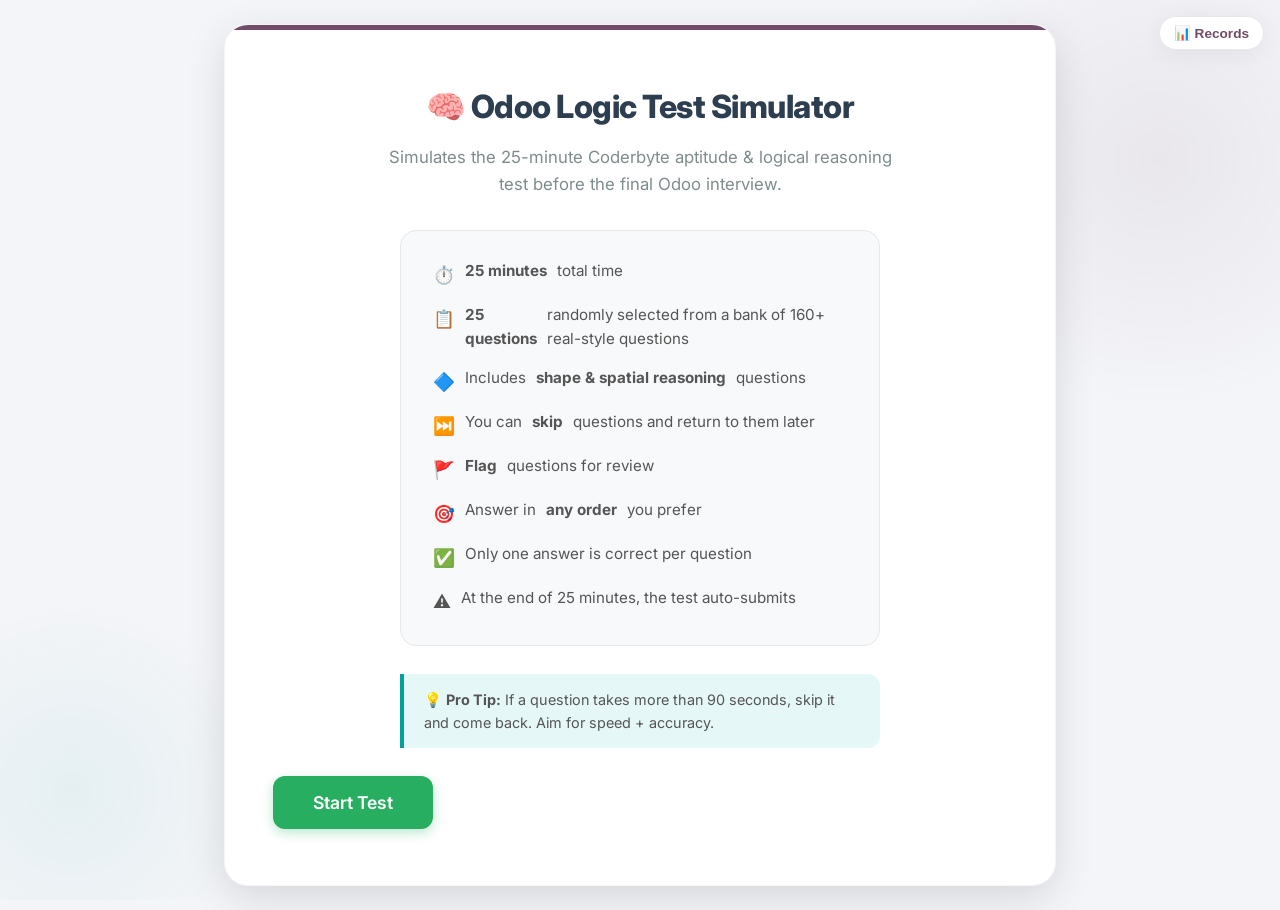
<file: tutorials/logictest/index.html>
<!DOCTYPE html>
<html lang="en">
<head>
    <meta charset="UTF-8">
    <meta name="viewport" content="width=device-width, initial-scale=1.0">
    <title>Odoo Logic Test Simulator</title>
    <style>
        @import url('https://fonts.googleapis.com/css2?family=Inter:wght@300;400;500;600;700;800&display=swap');

        :root {
            --primary: #714B67;
            --primary-light: #8f6a85;
            --primary-dark: #5a3a52;
            --accent: #00A09D;
            --accent-light: #e6f7f7;
            --danger: #E74C3C;
            --warning: #F39C12;
            --success: #27AE60;
            --info: #3498DB;
            --bg: #f4f5f8;
            --card-bg: #ffffff;
            --text: #2c3e50;
            --text-light: #7f8c8d;
            --border: #e8e8e8;
            --shadow: 0 4px 24px rgba(0,0,0,0.06);
            --shadow-lg: 0 12px 40px rgba(0,0,0,0.12);
        }

        * { margin: 0; padding: 0; box-sizing: border-box; }

        body {
            font-family: 'Inter', -apple-system, BlinkMacSystemFont, sans-serif;
            background: var(--bg);
            color: var(--text);
            line-height: 1.6;
            min-height: 100vh;
            overflow-x: hidden;
        }

        .bg-decoration {
            position: fixed;
            top: 0; left: 0; right: 0; bottom: 0;
            pointer-events: none;
            z-index: 0;
            overflow: hidden;
        }
        .bg-decoration::before {
            content: '';
            position: absolute;
            top: -10%; right: -10%;
            width: 500px; height: 500px;
            background: radial-gradient(circle, rgba(113,75,103,0.08) 0%, transparent 70%);
            border-radius: 50%;
        }
        .bg-decoration::after {
            content: '';
            position: absolute;
            bottom: -10%; left: -10%;
            width: 400px; height: 400px;
            background: radial-gradient(circle, rgba(0,160,157,0.06) 0%, transparent 70%);
            border-radius: 50%;
        }

        .container {
            max-width: 880px;
            margin: 0 auto;
            padding: 24px;
            position: relative;
            z-index: 1;
        }

        @keyframes fadeInUp {
            from { opacity: 0; transform: translateY(30px); }
            to { opacity: 1; transform: translateY(0); }
        }
        @keyframes fadeIn {
            from { opacity: 0; }
            to { opacity: 1; }
        }
        @keyframes slideInRight {
            from { opacity: 0; transform: translateX(40px); }
            to { opacity: 1; transform: translateX(0); }
        }
        @keyframes pulse {
            0%, 100% { transform: scale(1); box-shadow: 0 0 0 0 rgba(231,76,60,0.4); }
            50% { transform: scale(1.05); box-shadow: 0 0 0 10px rgba(231,76,60,0); }
        }
        @keyframes float {
            0%, 100% { transform: translateY(0px); }
            50% { transform: translateY(-6px); }
        }
        @keyframes spin {
            from { transform: rotate(0deg); }
            to { transform: rotate(360deg); }
        }
        @keyframes optionPop {
            0% { transform: scale(0.95); opacity: 0; }
            100% { transform: scale(1); opacity: 1; }
        }
        @keyframes confetti {
            0% { transform: translateY(0) rotate(0deg); opacity: 1; }
            100% { transform: translateY(-100vh) rotate(720deg); opacity: 0; }
        }

        .animate-fade-in-up { animation: fadeInUp 0.6s ease-out forwards; }
        .animate-slide-in { animation: slideInRight 0.5s ease-out forwards; }
        .animate-fade-in { animation: fadeIn 0.4s ease-out forwards; }

        .header {
            background: var(--card-bg);
            border-radius: 16px;
            padding: 20px 28px;
            margin-bottom: 20px;
            box-shadow: var(--shadow);
            display: flex;
            justify-content: space-between;
            align-items: center;
            flex-wrap: wrap;
            gap: 16px;
            animation: fadeInUp 0.5s ease-out;
            border: 1px solid rgba(0,0,0,0.04);
        }

        .header-brand {
            display: flex;
            align-items: center;
            gap: 14px;
        }

        .header-logo {
            width: 44px; height: 44px;
            background: var(--primary);
            border-radius: 12px;
            display: flex;
            align-items: center;
            justify-content: center;
            color: #fff;
            font-size: 1.3rem;
            font-weight: 700;
            animation: float 3s ease-in-out infinite;
        }

        .header-text h1 {
            font-size: 1.25rem;
            font-weight: 700;
            color: var(--text);
            letter-spacing: -0.3px;
        }
        .header-text p {
            font-size: 0.8rem;
            color: var(--text-light);
            margin-top: 2px;
        }

        .timer-box {
            background: var(--primary);
            color: #fff;
            padding: 12px 24px;
            border-radius: 12px;
            font-size: 1.5rem;
            font-weight: 700;
            font-family: 'Courier New', monospace;
            min-width: 130px;
            text-align: center;
            letter-spacing: 1px;
            transition: all 0.3s ease;
            box-shadow: 0 4px 12px rgba(113,75,103,0.3);
        }

        .timer-box.warning {
            background: var(--warning);
            animation: pulse 1.2s infinite;
            box-shadow: 0 4px 16px rgba(243,156,18,0.4);
        }
        .timer-box.danger {
            background: var(--danger);
            animation: pulse 0.8s infinite;
            box-shadow: 0 4px 16px rgba(231,76,60,0.4);
        }

        .progress-card {
            background: var(--card-bg);
            border-radius: 16px;
            padding: 20px 24px;
            margin-bottom: 20px;
            box-shadow: var(--shadow);
            animation: fadeInUp 0.6s ease-out 0.1s both;
            border: 1px solid rgba(0,0,0,0.04);
        }

        .progress-track {
            display: flex;
            gap: 6px;
            flex-wrap: wrap;
            margin-bottom: 14px;
        }

        .q-dot {
            width: 34px; height: 34px;
            border-radius: 50%;
            display: flex;
            align-items: center;
            justify-content: center;
            font-size: 0.75rem;
            font-weight: 700;
            cursor: pointer;
            transition: all 0.25s cubic-bezier(0.34, 1.56, 0.64, 1);
            border: 2px solid var(--border);
            background: #fff;
            color: var(--text-light);
            position: relative;
        }

        .q-dot:hover {
            transform: scale(1.15);
            border-color: var(--primary-light);
            box-shadow: 0 2px 8px rgba(113,75,103,0.15);
        }

        .q-dot.answered {
            background: var(--success);
            border-color: var(--success);
            color: #fff;
            box-shadow: 0 2px 8px rgba(39,174,96,0.25);
        }

        .q-dot.current {
            border-color: var(--primary);
            box-shadow: 0 0 0 4px rgba(113,75,103,0.15);
            transform: scale(1.1);
            color: var(--primary);
        }

        .q-dot.skipped {
            background: var(--warning);
            border-color: var(--warning);
            color: #fff;
            box-shadow: 0 2px 8px rgba(243,156,18,0.25);
        }

        .q-dot.flagged::after {
            content: '!';
            position: absolute;
            top: -4px; right: -4px;
            width: 14px; height: 14px;
            background: var(--danger);
            color: #fff;
            font-size: 9px;
            border-radius: 50%;
            display: flex;
            align-items: center;
            justify-content: center;
            font-weight: 800;
        }

        .progress-info {
            display: flex;
            justify-content: space-between;
            font-size: 0.85rem;
            color: var(--text-light);
            font-weight: 500;
            flex-wrap: wrap;
            gap: 8px;
        }
        .progress-info span { display: flex; align-items: center; gap: 6px; }
        .progress-info .dot-indicator {
            width: 8px; height: 8px;
            border-radius: 50%;
            display: inline-block;
        }

        .question-card {
            background: var(--card-bg);
            border-radius: 20px;
            padding: 36px 40px;
            box-shadow: var(--shadow-lg);
            min-height: 420px;
            animation: fadeInUp 0.6s ease-out 0.2s both;
            border: 1px solid rgba(0,0,0,0.04);
            position: relative;
            overflow: hidden;
        }

        .question-card::before {
            content: '';
            position: absolute;
            top: 0; left: 0; right: 0;
            height: 4px;
            background: var(--primary);
            border-radius: 20px 20px 0 0;
        }

        .question-meta {
            display: flex;
            justify-content: space-between;
            align-items: center;
            margin-bottom: 20px;
            flex-wrap: wrap;
            gap: 10px;
        }

        .question-number {
            font-size: 0.8rem;
            color: var(--primary);
            font-weight: 700;
            text-transform: uppercase;
            letter-spacing: 1.5px;
            background: rgba(113,75,103,0.08);
            padding: 6px 14px;
            border-radius: 20px;
        }

        .question-category {
            font-size: 0.75rem;
            color: var(--accent);
            font-weight: 600;
            background: var(--accent-light);
            padding: 4px 12px;
            border-radius: 20px;
        }

        .question-text {
            font-size: 1.2rem;
            color: var(--text);
            margin-bottom: 28px;
            font-weight: 600;
            line-height: 1.5;
            letter-spacing: -0.2px;
        }

        .shape-container {
            display: flex;
            justify-content: center;
            align-items: center;
            margin: 20px 0 28px;
            padding: 20px;
            background: #fafbfc;
            border-radius: 16px;
            border: 2px solid var(--border);
            min-height: 160px;
        }

        .shape-container svg {
            max-width: 100%;
            height: auto;
        }

        .shape-option {
            display: flex;
            flex-direction: column;
            align-items: center;
            padding: 14px 16px;
            border: 2px solid var(--border);
            border-radius: 14px;
            cursor: pointer;
            transition: all 0.25s ease;
            background: #fafbfc;
            gap: 10px;
        }

        .shape-option:hover {
            border-color: var(--primary-light);
            background: rgba(113,75,103,0.03);
            transform: translateY(-2px);
        }

        .shape-option.selected {
            border-color: var(--primary);
            background: rgba(113,75,103,0.06);
            box-shadow: 0 2px 12px rgba(113,75,103,0.1);
        }

        .shape-option .option-label {
            font-size: 0.9rem;
            font-weight: 600;
            color: var(--text);
        }

        .options {
            display: flex;
            flex-direction: column;
            gap: 12px;
        }

        .options-grid {
            display: grid;
            grid-template-columns: repeat(auto-fit, minmax(140px, 1fr));
            gap: 14px;
        }

        .option {
            display: flex;
            align-items: center;
            padding: 16px 20px;
            border: 2px solid var(--border);
            border-radius: 14px;
            cursor: pointer;
            transition: all 0.25s ease;
            background: #fafbfc;
            position: relative;
            overflow: hidden;
            animation: optionPop 0.3s ease-out both;
        }

        .option::before {
            content: '';
            position: absolute;
            left: 0; top: 0; bottom: 0;
            width: 4px;
            background: var(--primary);
            transform: scaleY(0);
            transition: transform 0.25s ease;
        }

        .option:hover {
            border-color: var(--primary-light);
            background: rgba(113,75,103,0.03);
            transform: translateX(4px);
        }

        .option:hover::before {
            transform: scaleY(1);
        }

        .option.selected {
            border-color: var(--primary);
            background: rgba(113,75,103,0.06);
            box-shadow: 0 2px 12px rgba(113,75,103,0.1);
        }

        .option.selected::before {
            transform: scaleY(1);
        }

        .option input {
            margin-right: 14px;
            width: 20px; height: 20px;
            accent-color: var(--primary);
            cursor: pointer;
            flex-shrink: 0;
        }

        .option-label {
            font-size: 1rem;
            color: #444;
            font-weight: 500;
            flex: 1;
        }

        .option-key {
            width: 28px; height: 28px;
            border-radius: 6px;
            background: rgba(113,75,103,0.08);
            color: var(--primary);
            font-size: 0.75rem;
            font-weight: 700;
            display: flex;
            align-items: center;
            justify-content: center;
            margin-right: 12px;
            flex-shrink: 0;
        }

        .nav-buttons {
            display: flex;
            justify-content: space-between;
            margin-top: 32px;
            gap: 12px;
            flex-wrap: wrap;
        }

        .btn {
            padding: 14px 28px;
            border: none;
            border-radius: 12px;
            font-size: 0.95rem;
            font-weight: 600;
            cursor: pointer;
            transition: all 0.25s ease;
            display: flex;
            align-items: center;
            gap: 8px;
            font-family: 'Inter', sans-serif;
            position: relative;
            overflow: hidden;
        }

        .btn::after {
            content: '';
            position: absolute;
            top: 50%; left: 50%;
            width: 0; height: 0;
            background: rgba(255,255,255,0.2);
            border-radius: 50%;
            transform: translate(-50%, -50%);
            transition: width 0.4s, height 0.4s;
        }

        .btn:active::after {
            width: 200px; height: 200px;
        }

        .btn-primary {
            background: var(--primary);
            color: #fff;
            box-shadow: 0 4px 12px rgba(113,75,103,0.3);
        }
        .btn-primary:hover {
            background: var(--primary-dark);
            transform: translateY(-2px);
            box-shadow: 0 6px 20px rgba(113,75,103,0.35);
        }

        .btn-secondary {
            background: #f0f1f3;
            color: #555;
        }
        .btn-secondary:hover {
            background: #e4e5e8;
            transform: translateY(-2px);
        }

        .btn-danger {
            background: #fff0ed;
            color: var(--danger);
            border: 1px solid rgba(231,76,60,0.15);
        }
        .btn-danger:hover {
            background: var(--danger);
            color: #fff;
            transform: translateY(-2px);
            box-shadow: 0 4px 12px rgba(231,76,60,0.25);
        }

        .btn-success {
            background: var(--success);
            color: #fff;
            box-shadow: 0 4px 12px rgba(39,174,96,0.3);
        }
        .btn-success:hover {
            background: #219a52;
            transform: translateY(-2px);
            box-shadow: 0 6px 20px rgba(39,174,96,0.35);
        }

        .btn-warning {
            background: #fff8e6;
            color: var(--warning);
            border: 1px solid rgba(243,156,18,0.15);
        }
        .btn-warning:hover {
            background: var(--warning);
            color: #fff;
            transform: translateY(-2px);
        }

        .btn:disabled {
            opacity: 0.5;
            cursor: not-allowed;
            transform: none !important;
        }

        .keyboard-hint {
            text-align: center;
            margin-top: 16px;
            font-size: 0.75rem;
            color: var(--text-light);
            opacity: 0.7;
        }
        .keyboard-hint kbd {
            background: #f0f1f3;
            border: 1px solid #d0d0d0;
            border-radius: 4px;
            padding: 2px 6px;
            font-family: 'Courier New', monospace;
            font-size: 0.7rem;
            font-weight: 600;
        }

        .start-screen, .end-screen {
            background: var(--card-bg);
            border-radius: 24px;
            padding: 56px 48px;
            box-shadow: var(--shadow-lg);
            text-align: center;
            animation: fadeInUp 0.7s ease-out;
            border: 1px solid rgba(0,0,0,0.04);
            position: relative;
            overflow: hidden;
        }

        .start-screen::before, .end-screen::before {
            content: '';
            position: absolute;
            top: 0; left: 0; right: 0;
            height: 5px;
            background: var(--primary);
        }

        .start-screen h2, .end-screen h2 {
            font-size: 2rem;
            color: var(--text);
            margin-bottom: 12px;
            font-weight: 800;
            letter-spacing: -0.5px;
        }

        .start-screen .subtitle, .end-screen .subtitle {
            color: var(--text-light);
            margin-bottom: 32px;
            font-size: 1.05rem;
            max-width: 520px;
            margin-left: auto;
            margin-right: auto;
            line-height: 1.6;
        }

        .rules-list {
            text-align: left;
            max-width: 480px;
            margin: 28px auto;
            background: #f8f9fb;
            padding: 28px 32px;
            border-radius: 16px;
            border: 1px solid var(--border);
        }

        .rules-list li {
            margin-bottom: 14px;
            color: #555;
            font-size: 0.95rem;
            display: flex;
            align-items: flex-start;
            gap: 10px;
        }
        .rules-list li:last-child { margin-bottom: 0; }
        .rules-list .icon { font-size: 1.1rem; flex-shrink: 0; margin-top: 2px; }

        .tip-box {
            background: var(--accent-light);
            border-left: 4px solid var(--accent);
            padding: 14px 20px;
            border-radius: 0 12px 12px 0;
            margin: 20px auto 0;
            max-width: 480px;
            text-align: left;
            font-size: 0.9rem;
            color: #555;
        }

        .hidden { display: none !important; }

        .score-section {
            margin: 32px 0;
        }

        .score-circle {
            width: 160px; height: 160px;
            border-radius: 50%;
            background: var(--success);
            color: #fff;
            display: flex;
            align-items: center;
            justify-content: center;
            font-size: 2.4rem;
            font-weight: 800;
            margin: 24px auto;
            box-shadow: 0 8px 24px rgba(39,174,96,0.3);
            animation: fadeInUp 0.6s ease-out 0.3s both;
            position: relative;
        }

        .score-circle.fail {
            background: var(--danger);
            box-shadow: 0 8px 24px rgba(231,76,60,0.3);
        }
        .score-circle.warning {
            background: var(--warning);
            box-shadow: 0 8px 24px rgba(243,156,18,0.3);
        }

        .score-circle::after {
            content: '';
            position: absolute;
            inset: -8px;
            border-radius: 50%;
            border: 3px dashed rgba(255,255,255,0.3);
            animation: spin 20s linear infinite;
        }

        .score-message {
            font-size: 1.15rem;
            color: var(--text);
            font-weight: 600;
            margin-bottom: 8px;
        }
        .score-detail {
            color: var(--text-light);
            font-size: 0.95rem;
        }

        .stats-grid {
            display: grid;
            grid-template-columns: repeat(auto-fit, minmax(140px, 1fr));
            gap: 16px;
            max-width: 600px;
            margin: 28px auto;
        }

        .stat-card {
            background: #f8f9fb;
            padding: 20px 16px;
            border-radius: 14px;
            border: 1px solid var(--border);
            transition: transform 0.2s;
        }
        .stat-card:hover { transform: translateY(-4px); }
        .stat-value {
            font-size: 1.6rem;
            font-weight: 700;
            color: var(--primary);
        }
        .stat-label {
            font-size: 0.8rem;
            color: var(--text-light);
            margin-top: 4px;
            font-weight: 500;
        }

        .summary-card {
            background: #f8f9fb;
            border: 1px solid var(--border);
            border-radius: 16px;
            padding: 24px 28px;
            margin: 24px auto;
            max-width: 520px;
            text-align: left;
        }

        .review-section {
            margin-top: 40px;
            text-align: left;
            animation: fadeInUp 0.6s ease-out 0.5s both;
        }

        .review-section h3 {
            font-size: 1.3rem;
            color: var(--text);
            margin-bottom: 20px;
            text-align: center;
        }

        .review-item {
            background: #f8f9fb;
            padding: 18px 22px;
            border-radius: 14px;
            margin-bottom: 12px;
            border-left: 4px solid var(--border);
            transition: all 0.2s;
            animation: fadeInUp 0.4s ease-out both;
        }
        .review-item:hover {
            transform: translateX(4px);
            box-shadow: 0 2px 8px rgba(0,0,0,0.04);
        }

        .review-item.correct { border-left-color: var(--success); background: rgba(39,174,96,0.04); }
        .review-item.wrong { border-left-color: var(--danger); background: rgba(231,76,60,0.04); }
        .review-item.skipped-review { border-left-color: var(--warning); background: rgba(243,156,18,0.04); }

        .review-q {
            font-weight: 600;
            color: var(--text);
            margin-bottom: 8px;
            font-size: 0.95rem;
            line-height: 1.4;
        }
        .review-meta {
            display: flex;
            gap: 12px;
            flex-wrap: wrap;
            margin-bottom: 6px;
        }
        .review-tag {
            font-size: 0.7rem;
            padding: 2px 10px;
            border-radius: 20px;
            font-weight: 600;
            text-transform: uppercase;
            letter-spacing: 0.5px;
        }
        .review-tag.correct { background: rgba(39,174,96,0.12); color: var(--success); }
        .review-tag.wrong { background: rgba(231,76,60,0.12); color: var(--danger); }
        .review-tag.skipped { background: rgba(243,156,18,0.12); color: var(--warning); }

        .review-a {
            font-size: 0.88rem;
            color: #666;
            line-height: 1.5;
        }
        .review-a .correct-ans { color: var(--success); font-weight: 600; }
        .review-a .your-ans { color: var(--danger); font-weight: 600; }
        .review-a .skipped-text { color: var(--warning); font-weight: 600; }

        .confetti-container {
            position: fixed;
            top: 0; left: 0; right: 0; bottom: 0;
            pointer-events: none;
            z-index: 9999;
            overflow: hidden;
        }
        .confetti-piece {
            position: absolute;
            width: 10px; height: 10px;
            top: -10px;
            animation: confetti 3s ease-out forwards;
        }

        /* ===== Review mode ===== */
        .timer-box.review {
            background: var(--accent);
            animation: none;
            font-size: 1.05rem;
            box-shadow: 0 4px 12px rgba(0,160,157,0.3);
        }

        .q-dot.wrong {
            background: var(--danger);
            border-color: var(--danger);
            color: #fff;
            box-shadow: 0 2px 8px rgba(231,76,60,0.25);
        }

        .verdict-banner {
            padding: 12px 18px;
            border-radius: 12px;
            font-weight: 600;
            font-size: 0.95rem;
            margin-bottom: 20px;
            animation: fadeInUp 0.35s ease-out;
        }
        .verdict-banner.correct {
            background: rgba(39,174,96,0.1);
            color: var(--success);
            border: 1px solid rgba(39,174,96,0.25);
        }
        .verdict-banner.wrong {
            background: rgba(231,76,60,0.08);
            color: var(--danger);
            border: 1px solid rgba(231,76,60,0.25);
        }
        .verdict-banner.skipped {
            background: rgba(243,156,18,0.1);
            color: #b7791f;
            border: 1px solid rgba(243,156,18,0.3);
        }
        .verdict-banner.expl {
            background: rgba(113,75,103,0.05);
            color: #4a4a4a;
            border: 1px solid rgba(113,75,103,0.18);
            font-weight: 500;
        }

        @keyframes shakeX {
            0%, 100% { transform: translateX(0); }
            20% { transform: translateX(-6px); }
            40% { transform: translateX(5px); }
            60% { transform: translateX(-3px); }
            80% { transform: translateX(2px); }
        }

        .option.correct-answer, .shape-option.correct-answer {
            border-color: var(--success);
            background: rgba(39,174,96,0.07);
            box-shadow: 0 2px 12px rgba(39,174,96,0.12);
        }
        .option.correct-answer .option-label::after,
        .shape-option.correct-answer .option-label::after {
            content: ' ✓';
            color: var(--success);
            font-weight: 800;
        }
        .option.wrong-selected, .shape-option.wrong-selected {
            border-color: var(--danger);
            background: rgba(231,76,60,0.06);
            animation: shakeX 0.4s ease-out;
        }
        .option.wrong-selected .option-label::after,
        .shape-option.wrong-selected .option-label::after {
            content: ' ✗';
            color: var(--danger);
            font-weight: 800;
        }

        /* Options are inert while reviewing */
        body.review-mode .option, body.review-mode .shape-option {
            cursor: default;
        }
        body.review-mode .option:hover, body.review-mode .shape-option:hover {
            transform: none;
        }
        body.review-mode .option:hover::before {
            transform: scaleY(0);
        }
        body.review-mode .option.selected::before {
            transform: scaleY(1);
        }

        /* ===== Misc polish ===== */
        .shape-option { animation: optionPop 0.3s ease-out both; }

        .history-line {
            margin-top: 20px;
            font-size: 0.9rem;
            color: var(--text-light);
        }
        .history-line strong { color: var(--primary); }

        /* ---------- Records (attempt history) ---------- */
        .records-btn {
            position: fixed;
            top: 16px;
            right: 16px;
            z-index: 900;
            background: var(--card-bg);
            border: 1px solid var(--border);
            color: var(--primary);
            font-weight: 700;
            font-size: 0.85rem;
            padding: 8px 14px;
            border-radius: 999px;
            cursor: pointer;
            box-shadow: var(--shadow);
            transition: transform 0.15s ease, box-shadow 0.15s ease;
        }
        .records-btn:hover { transform: translateY(-1px); box-shadow: var(--shadow-lg); }
        .records-overlay {
            position: fixed;
            inset: 0;
            z-index: 1000;
            background: rgba(44, 62, 80, 0.45);
            backdrop-filter: blur(3px);
            display: flex;
            align-items: center;
            justify-content: center;
            padding: 20px;
        }
        .records-panel {
            background: var(--card-bg);
            border-radius: 20px;
            box-shadow: var(--shadow-lg);
            width: 100%;
            max-width: 640px;
            max-height: 85vh;
            display: flex;
            flex-direction: column;
            overflow: hidden;
        }
        .records-head {
            display: flex;
            align-items: center;
            justify-content: space-between;
            padding: 18px 22px;
            border-bottom: 1px solid var(--border);
        }
        .records-head h3 { font-size: 1.05rem; color: var(--text); }
        .records-close {
            background: none;
            border: none;
            font-size: 1.6rem;
            line-height: 1;
            color: var(--text-light);
            cursor: pointer;
            padding: 0 4px;
        }
        .records-close:hover { color: var(--danger); }
        .records-body { padding: 18px 22px; overflow-y: auto; }
        .records-summary {
            display: grid;
            grid-template-columns: repeat(4, 1fr);
            gap: 10px;
            margin-bottom: 16px;
        }
        .records-summary .rs-cell {
            text-align: center;
            padding: 10px 6px;
            background: var(--bg);
            border-radius: 12px;
            border: 1px solid var(--border);
        }
        .records-summary .rs-val { font-size: 1.25rem; font-weight: 800; color: var(--primary); }
        .records-summary .rs-lbl { font-size: 0.7rem; color: var(--text-light); margin-top: 2px; text-transform: uppercase; letter-spacing: 0.5px; }
        .records-chart {
            display: flex;
            align-items: flex-end;
            gap: 4px;
            height: 90px;
            padding: 10px 12px;
            background: var(--bg);
            border: 1px solid var(--border);
            border-radius: 12px;
            margin-bottom: 16px;
        }
        .records-chart .rc-bar {
            flex: 1;
            min-width: 6px;
            max-width: 28px;
            border-radius: 4px 4px 0 0;
            opacity: 0.85;
        }
        .record-row {
            display: flex;
            align-items: center;
            gap: 12px;
            flex-wrap: wrap;
            padding: 12px 14px;
            border: 1px solid var(--border);
            border-radius: 12px;
            margin-bottom: 10px;
            background: var(--card-bg);
        }
        .record-row .rr-score { font-weight: 800; font-size: 1.05rem; min-width: 62px; }
        .record-row .rr-delta { font-size: 0.78rem; font-weight: 700; }
        .record-row .rr-time { font-size: 0.8rem; color: var(--text-light); }
        .record-row .rr-date { font-size: 0.8rem; color: var(--text-light); margin-left: auto; }
        .record-cats { display: flex; flex-wrap: wrap; gap: 6px; width: 100%; margin-top: 6px; }
        .record-cats .rc-chip {
            font-size: 0.72rem;
            padding: 3px 8px;
            border-radius: 999px;
            background: var(--accent-light);
            color: var(--primary);
            font-weight: 600;
        }
        .records-empty { text-align: center; color: var(--text-light); padding: 30px 10px; font-size: 0.95rem; line-height: 1.6; }
        @media (max-width: 560px) {
            .records-summary { grid-template-columns: repeat(2, 1fr); }
            .records-btn { top: 10px; right: 10px; padding: 7px 11px; font-size: 0.8rem; }
        }

        .review-item { cursor: pointer; }

        .btn:focus-visible, .option:focus-visible, .shape-option:focus-visible, .q-dot:focus-visible {
            outline: 3px solid rgba(113,75,103,0.4);
            outline-offset: 2px;
        }

        @media (prefers-reduced-motion: reduce) {
            *, *::before, *::after {
                animation-duration: 0.01ms !important;
                animation-iteration-count: 1 !important;
                transition-duration: 0.01ms !important;
            }
        }

        @media (max-width: 640px) {
            .container { padding: 12px; }
            .question-card { padding: 24px 20px; }
            .start-screen, .end-screen { padding: 36px 24px; }
            .header { flex-direction: column; align-items: stretch; }
            .timer-box { align-self: center; }
            .nav-buttons { flex-direction: column; }
            .nav-buttons .btn { width: 100%; justify-content: center; }
            .stats-grid { grid-template-columns: repeat(2, 1fr); }
            .keyboard-hint { display: none; }
            .options-grid { grid-template-columns: repeat(2, 1fr); }
        }
    </style>
    <script src="../../sync.js"></script>
</head>
<body>
    <div class="bg-decoration"></div>
    <div class="confetti-container" id="confettiContainer"></div>
    <button class="records-btn" id="recordsBtn" onclick="openRecords()" title="Your past logic-test results">📊 Records</button>
    <div class="container">
        <div class="header" id="header" style="display:none;">
            <div class="header-brand">
                <div class="header-logo">O</div>
                <div class="header-text">
                    <h1>Odoo Logic Test</h1>
                    <p>Technical Assessment Simulator</p>
                </div>
            </div>
            <div style="display:flex;align-items:center;gap:12px;">
                <button class="btn btn-danger" id="finishBtn" onclick="confirmFinish()" style="padding:10px 20px;font-size:0.9rem;">🏁 Finish</button>
                <div class="timer-box" id="timer">25:00</div>
            </div>
        </div>

        <div class="start-screen" id="startScreen">
            <h2>🧠 Odoo Logic Test Simulator</h2>
            <p class="subtitle">Simulates the 25-minute Coderbyte aptitude & logical reasoning test before the final Odoo interview.</p>
            <ul class="rules-list">
                <li><span class="icon">⏱️</span> <strong>25 minutes</strong> total time</li>
                <li><span class="icon">📋</span> <strong>25 questions</strong> randomly selected from a bank of 160+ real-style questions</li>
                <li><span class="icon">🔷</span> Includes <strong>shape & spatial reasoning</strong> questions</li>
                <li><span class="icon">⏭️</span> You can <strong>skip</strong> questions and return to them later</li>
                <li><span class="icon">🚩</span> <strong>Flag</strong> questions for review</li>
                <li><span class="icon">🎯</span> Answer in <strong>any order</strong> you prefer</li>
                <li><span class="icon">✅</span> Only one answer is correct per question</li>
                <li><span class="icon">⚠️</span> At the end of 25 minutes, the test auto-submits</li>
            </ul>
            <div class="tip-box">
                💡 <strong>Pro Tip:</strong> If a question takes more than 90 seconds, skip it and come back. Aim for speed + accuracy.
            </div>
            <div class="history-line" id="historyLine"></div>
            <button class="btn btn-success" style="margin-top:28px; font-size:1.1rem; padding:16px 40px;" onclick="startTest()">Start Test</button>
        </div>

        <div class="progress-card" id="progressBar" style="display:none;">
            <div class="progress-track" id="progressTrack"></div>
            <div class="progress-info" id="progressInfo">
                <span><span class="dot-indicator" style="background:var(--success)"></span> Answered: <strong id="answeredCount">0</strong></span>
                <span><span class="dot-indicator" style="background:var(--warning)"></span> Skipped: <strong id="skippedCount">0</strong></span>
                <span><span class="dot-indicator" style="background:var(--danger)"></span> Flagged: <strong id="flaggedCount">0</strong></span>
                <span><span class="dot-indicator" style="background:var(--primary)"></span> Current: <strong id="currentNum">1</strong></span>
            </div>
        </div>

        <div class="question-card" id="questionCard" style="display:none;">
            <div class="question-meta">
                <div class="question-number" id="qNumber">Question 1 of 25</div>
                <div class="question-category" id="qCategory">Numerical</div>
            </div>
            <div class="question-text" id="qText">Loading...</div>
            <div id="shapeArea"></div>
            <div id="verdictArea"></div>
            <div class="options" id="options"></div>
            <div class="nav-buttons">
                <button class="btn btn-secondary" id="prevBtn" onclick="prevQuestion()">← Previous</button>
                <button class="btn btn-warning" id="flagBtn" onclick="toggleFlag()">🚩 Flag</button>
                <button class="btn btn-danger" id="skipBtn" onclick="skipQuestion()">Skip →</button>
                <button class="btn btn-success hidden" id="backBtn" onclick="backToResults()">📊 Back to Results</button>
                <button class="btn btn-primary" id="nextBtn" onclick="nextQuestion()">Next →</button>
            </div>
            <div class="keyboard-hint" id="keyboardHint">
                <kbd>1</kbd>-<kbd>4</kbd> Select option &nbsp;|&nbsp; <kbd>←</kbd> Previous &nbsp;|&nbsp; <kbd>→</kbd> Next &nbsp;|&nbsp; <kbd>S</kbd> Skip &nbsp;|&nbsp; <kbd>F</kbd> Flag &nbsp;|&nbsp; <kbd>Enter</kbd> Submit
            </div>
        </div>

        <div class="end-screen hidden" id="endScreen">
            <h2>Test Complete</h2>
            <p class="subtitle" id="endSubtitle">Here is how you performed</p>

            <div class="score-section">
                <div class="score-circle" id="scoreCircle">0/25</div>
                <div class="score-message" id="scoreMessage">Calculating...</div>
                <div class="score-detail" id="scoreDetail"></div>
            </div>

            <div class="stats-grid" id="statsGrid"></div>

            <div class="summary-card" id="summaryCard">
                <h4 style="font-size:1rem;color:var(--text);margin-bottom:16px;font-weight:700;">📊 Performance Summary</h4>
                <div style="display:grid;grid-template-columns:1fr 1fr;gap:16px;margin-bottom:20px;">
                    <div style="text-align:center;padding:16px;background:#fff;border-radius:12px;border:1px solid var(--border);">
                        <div style="font-size:1.8rem;font-weight:800;color:var(--success);" id="correctCount">0</div>
                        <div style="font-size:0.8rem;color:var(--text-light);margin-top:4px;">Correct</div>
                    </div>
                    <div style="text-align:center;padding:16px;background:#fff;border-radius:12px;border:1px solid var(--border);">
                        <div style="font-size:1.8rem;font-weight:800;color:var(--danger);" id="wrongCount">0</div>
                        <div style="font-size:0.8rem;color:var(--text-light);margin-top:4px;">Wrong</div>
                    </div>
                    <div style="text-align:center;padding:16px;background:#fff;border-radius:12px;border:1px solid var(--border);">
                        <div style="font-size:1.8rem;font-weight:800;color:var(--warning);" id="skippedCountResult">0</div>
                        <div style="font-size:0.8rem;color:var(--text-light);margin-top:4px;">Skipped</div>
                    </div>
                    <div style="text-align:center;padding:16px;background:#fff;border-radius:12px;border:1px solid var(--border);">
                        <div style="font-size:1.8rem;font-weight:800;color:var(--primary);" id="percentageResult">0%</div>
                        <div style="font-size:0.8rem;color:var(--text-light);margin-top:4px;">Accuracy</div>
                    </div>
                </div>
                <div style="background:#fff;border-radius:12px;padding:16px;border:1px solid var(--border);">
                    <div style="font-size:0.85rem;color:var(--text-light);margin-bottom:8px;font-weight:600;text-transform:uppercase;letter-spacing:0.5px;">Analysis</div>
                    <div id="analysisText" style="font-size:0.95rem;color:var(--text);line-height:1.5;"></div>
                </div>
            </div>

            <div style="margin-top:24px;display:flex;gap:12px;justify-content:center;flex-wrap:wrap;">
                <button class="btn btn-success" onclick="enterReview()">📝 Review Answers</button>
                <button class="btn btn-primary" onclick="location.reload()">🔄 Retake Test</button>
            </div>

            <div class="review-section" id="reviewSection"></div>
        </div>
    </div>

    <!-- Records overlay: past attempt results & analysis -->
    <div class="records-overlay hidden" id="recordsOverlay">
        <div class="records-panel">
            <div class="records-head">
                <h3>📊 My Logic-Test Records</h3>
                <button class="records-close" onclick="closeRecords()" aria-label="Close">&times;</button>
            </div>
            <div class="records-body" id="recordsBody"></div>
        </div>
    </div>

    <script>
        // ============================
        // SHAPE SVG GENERATORS
        // ============================
        const shapeSVGs = {
            // Counting triangles in a figure
            triangleCount1: `<svg width="200" height="160" viewBox="0 0 200 160"><polygon points="100,20 180,140 20,140" fill="none" stroke="#714B67" stroke-width="2"/><line x1="100" y1="20" x2="100" y2="140" stroke="#714B67" stroke-width="1.5"/><line x1="100" y1="20" x2="60" y2="140" stroke="#714B67" stroke-width="1.5"/><line x1="100" y1="20" x2="140" y2="140" stroke="#714B67" stroke-width="1.5"/><line x1="60" y1="140" x2="140" y2="140" stroke="#714B67" stroke-width="1.5"/><line x1="60" y1="140" x2="100" y2="80" stroke="#714B67" stroke-width="1.5"/><line x1="140" y1="140" x2="100" y2="80" stroke="#714B67" stroke-width="1.5"/></svg>`,

            triangleCount2: `<svg width="180" height="160" viewBox="0 0 180 160"><polygon points="90,20 170,140 10,140" fill="none" stroke="#714B67" stroke-width="2"/><line x1="90" y1="20" x2="90" y2="140" stroke="#714B67" stroke-width="1.5"/><line x1="50" y1="140" x2="90" y2="80" stroke="#714B67" stroke-width="1.5"/><line x1="130" y1="140" x2="90" y2="80" stroke="#714B67" stroke-width="1.5"/><line x1="50" y1="140" x2="130" y2="140" stroke="#714B67" stroke-width="1.5"/><line x1="90" y1="80" x2="90" y2="140" stroke="#714B67" stroke-width="1.5"/></svg>`,

            // Counting squares — uniform 3×3 grid (9 + 4 + 1 = 14)
            squareCount1: `<svg width="180" height="180" viewBox="0 0 180 180"><rect x="20" y="20" width="120" height="120" fill="none" stroke="#714B67" stroke-width="2"/><line x1="20" y1="60" x2="140" y2="60" stroke="#714B67" stroke-width="1.5"/><line x1="20" y1="100" x2="140" y2="100" stroke="#714B67" stroke-width="1.5"/><line x1="60" y1="20" x2="60" y2="140" stroke="#714B67" stroke-width="1.5"/><line x1="100" y1="20" x2="100" y2="140" stroke="#714B67" stroke-width="1.5"/></svg>`,

            squareCount2: `<svg width="160" height="160" viewBox="0 0 160 160"><rect x="20" y="20" width="120" height="120" fill="none" stroke="#714B67" stroke-width="2"/><line x1="20" y1="70" x2="140" y2="70" stroke="#714B67" stroke-width="1.5"/><line x1="20" y1="120" x2="140" y2="120" stroke="#714B67" stroke-width="1.5"/><line x1="70" y1="20" x2="70" y2="140" stroke="#714B67" stroke-width="1.5"/><line x1="120" y1="20" x2="120" y2="140" stroke="#714B67" stroke-width="1.5"/></svg>`,

            // Pattern continuation - shapes (repeating cycle: circle, square, triangle, ...)
            patternShapes1: `<svg width="360" height="70" viewBox="0 0 360 70"><circle cx="35" cy="35" r="20" fill="none" stroke="#714B67" stroke-width="2"/><rect x="75" y="15" width="40" height="40" fill="none" stroke="#714B67" stroke-width="2"/><polygon points="155,15 175,55 135,55" fill="none" stroke="#714B67" stroke-width="2"/><circle cx="215" cy="35" r="20" fill="none" stroke="#714B67" stroke-width="2"/><rect x="255" y="15" width="40" height="40" fill="none" stroke="#714B67" stroke-width="2"/><text x="325" y="45" font-size="26" fill="#999">?</text></svg>`,

            // Alternating fill + shape cycle: filled circle, empty square, filled triangle, empty circle, filled square, ?
            patternShapes2: `<svg width="360" height="70" viewBox="0 0 360 70"><circle cx="35" cy="35" r="20" fill="#714B67"/><rect x="75" y="15" width="40" height="40" fill="none" stroke="#714B67" stroke-width="2"/><polygon points="155,15 175,55 135,55" fill="#714B67"/><circle cx="215" cy="35" r="20" fill="none" stroke="#714B67" stroke-width="2"/><rect x="255" y="15" width="40" height="40" fill="#714B67"/><text x="325" y="45" font-size="26" fill="#999">?</text></svg>`,

            // Mirror image — asymmetric right triangle so the reflection is visibly different
            mirrorShape1: `<svg width="200" height="100" viewBox="0 0 200 100"><polygon points="20,20 20,80 95,80" fill="none" stroke="#714B67" stroke-width="2"/><line x1="110" y1="10" x2="110" y2="90" stroke="#999" stroke-width="1" stroke-dasharray="5,5"/><text x="140" y="55" font-size="14" fill="#999">?</text></svg>`,

            mirrorShape2: `<svg width="200" height="100" viewBox="0 0 200 100"><rect x="30" y="25" width="50" height="50" fill="none" stroke="#714B67" stroke-width="2"/><line x1="110" y1="10" x2="110" y2="90" stroke="#999" stroke-width="1" stroke-dasharray="5,5"/><text x="140" y="50" font-size="14" fill="#999">?</text></svg>`,

            // Rotation
            rotation1: `<svg width="200" height="100" viewBox="0 0 200 100"><polygon points="40,70 70,30 100,70" fill="none" stroke="#714B67" stroke-width="2"/><text x="120" y="50" font-size="20" fill="#999">→ 90° → ?</text></svg>`,

            rotation2: `<svg width="200" height="100" viewBox="0 0 200 100"><rect x="30" y="30" width="40" height="40" fill="none" stroke="#714B67" stroke-width="2"/><text x="90" y="55" font-size="20" fill="#999">→ 180° → ?</text></svg>`,

            // Unfolding cube — a valid 6-square cross net (vertical strip of 4 + left + right)
            cubeUnfold1: `<svg width="220" height="220" viewBox="0 0 220 220"><rect x="70" y="10" width="50" height="50" fill="none" stroke="#714B67" stroke-width="2"/><rect x="70" y="60" width="50" height="50" fill="none" stroke="#714B67" stroke-width="2"/><rect x="20" y="60" width="50" height="50" fill="none" stroke="#714B67" stroke-width="2"/><rect x="120" y="60" width="50" height="50" fill="none" stroke="#714B67" stroke-width="2"/><rect x="70" y="110" width="50" height="50" fill="none" stroke="#714B67" stroke-width="2"/><rect x="70" y="160" width="50" height="50" fill="none" stroke="#714B67" stroke-width="2"/><circle cx="95" cy="35" r="8" fill="#714B67"/><text x="140" y="145" font-size="14" fill="#999">Folded = ?</text></svg>`,

            // Embedded figure
            embedded1: `<svg width="200" height="120" viewBox="0 0 200 120"><polygon points="30,100 100,10 170,100" fill="none" stroke="#714B67" stroke-width="2"/><circle cx="100" cy="60" r="25" fill="none" stroke="#00A09D" stroke-width="2"/><text x="140" y="60" font-size="12" fill="#999">Find this</text></svg>`,

            embedded2: `<svg width="200" height="120" viewBox="0 0 200 120"><rect x="20" y="20" width="160" height="80" fill="none" stroke="#714B67" stroke-width="2"/><rect x="60" y="40" width="40" height="40" fill="none" stroke="#00A09D" stroke-width="2"/><text x="140" y="60" font-size="12" fill="#999">Find this</text></svg>`,

            // Venn diagram style
            venn1: `<svg width="200" height="140" viewBox="0 0 200 140"><circle cx="75" cy="70" r="50" fill="none" stroke="#714B67" stroke-width="2"/><circle cx="125" cy="70" r="50" fill="none" stroke="#00A09D" stroke-width="2"/><text x="55" y="75" font-size="12" fill="#714B67">A</text><text x="135" y="75" font-size="12" fill="#00A09D">B</text><text x="95" y="75" font-size="12" fill="#333">?</text></svg>`,

            // Missing piece
            missingPiece1: `<svg width="160" height="160" viewBox="0 0 160 160"><rect x="20" y="20" width="120" height="120" fill="none" stroke="#714B67" stroke-width="2"/><line x1="20" y1="70" x2="140" y2="70" stroke="#714B67" stroke-width="1.5"/><line x1="70" y1="20" x2="70" y2="140" stroke="#714B67" stroke-width="1.5"/><rect x="70" y="70" width="70" height="70" fill="#f0f0f0" stroke="#999" stroke-width="1" stroke-dasharray="4,4"/><text x="85" y="110" font-size="14" fill="#999">?</text></svg>`,

            missingPiece2: `<svg width="180" height="100" viewBox="0 0 180 100"><rect x="10" y="30" width="40" height="40" fill="#714B67"/><rect x="60" y="30" width="40" height="40" fill="#714B67"/><rect x="110" y="30" width="40" height="40" fill="none" stroke="#999" stroke-width="2" stroke-dasharray="4,4"/><text x="125" y="55" font-size="14" fill="#999">?</text></svg>`,

            // Shadow/Projection
            shadow1: `<svg width="200" height="100" viewBox="0 0 200 100"><circle cx="50" cy="50" r="30" fill="none" stroke="#714B67" stroke-width="2"/><text x="100" y="55" font-size="16" fill="#999">Shadow = ?</text></svg>`,

            // Water image
            waterImage1: `<svg width="200" height="140" viewBox="0 0 200 140"><polygon points="50,15 78,45 50,75 22,45" fill="none" stroke="#714B67" stroke-width="2"/><line x1="10" y1="85" x2="110" y2="85" stroke="#00A09D" stroke-width="1.5" stroke-dasharray="3,3"/><text x="30" y="115" font-size="14" fill="#999">Water image?</text></svg>`,

            // Paper folding
            paperFold1: `<svg width="200" height="120" viewBox="0 0 200 120"><rect x="30" y="20" width="60" height="80" fill="none" stroke="#714B67" stroke-width="2"/><line x1="60" y1="20" x2="60" y2="100" stroke="#714B67" stroke-width="1" stroke-dasharray="3,3"/><circle cx="45" cy="50" r="6" fill="#714B67"/><text x="110" y="60" font-size="14" fill="#999">Unfolded = ?</text></svg>`,

            // Counting rectangles
            rectCount1: `<svg width="200" height="140" viewBox="0 0 200 140"><rect x="20" y="20" width="160" height="100" fill="none" stroke="#714B67" stroke-width="2"/><line x1="20" y1="70" x2="180" y2="70" stroke="#714B67" stroke-width="1.5"/><line x1="100" y1="20" x2="100" y2="120" stroke="#714B67" stroke-width="1.5"/></svg>`,

            // Direction/arrow pattern
            arrowPattern1: `<svg width="260" height="60" viewBox="0 0 260 60"><polygon points="30,10 50,30 30,50 10,30" fill="#714B67"/><polygon points="90,10 110,30 90,50 70,30" fill="none" stroke="#714B67" stroke-width="2"/><polygon points="150,10 170,30 150,50 130,30" fill="#714B67"/><polygon points="210,10 230,30 210,50 190,30" fill="none" stroke="#714B67" stroke-width="2"/><text x="240" y="35" font-size="18" fill="#999">?</text></svg>`,

            // Overlapping shapes
            overlap1: `<svg width="200" height="120" viewBox="0 0 200 120"><circle cx="70" cy="60" r="40" fill="none" stroke="#714B67" stroke-width="2"/><circle cx="110" cy="60" r="40" fill="none" stroke="#00A09D" stroke-width="2"/><text x="140" y="65" font-size="14" fill="#999">How many regions?</text></svg>`,

            // Series of shapes
            shapeSeries1: `<svg width="320" height="80" viewBox="0 0 320 80"><circle cx="40" cy="40" r="20" fill="none" stroke="#714B67" stroke-width="2"/><circle cx="110" cy="40" r="20" fill="#714B67"/><circle cx="180" cy="40" r="20" fill="none" stroke="#714B67" stroke-width="2"/><text x="220" y="45" font-size="20" fill="#999">? ?</text></svg>`,

            // Analogy shapes
            analogy1: `<svg width="280" height="100" viewBox="0 0 280 100"><rect x="20" y="30" width="40" height="40" fill="none" stroke="#714B67" stroke-width="2"/><text x="70" y="55" font-size="20" fill="#999">:</text><circle cx="110" cy="50" r="20" fill="none" stroke="#714B67" stroke-width="2"/><text x="150" y="55" font-size="20" fill="#999">::</text><polygon points="200,30 230,70 170,70" fill="none" stroke="#714B67" stroke-width="2"/><text x="250" y="55" font-size="20" fill="#999">:</text><text x="270" y="55" font-size="20" fill="#999">?</text></svg>`,

            // Counting circles
            circleCount1: `<svg width="180" height="120" viewBox="0 0 180 120"><circle cx="50" cy="40" r="25" fill="none" stroke="#714B67" stroke-width="2"/><circle cx="90" cy="40" r="25" fill="none" stroke="#714B67" stroke-width="2"/><circle cx="130" cy="40" r="25" fill="none" stroke="#714B67" stroke-width="2"/><circle cx="70" cy="80" r="25" fill="none" stroke="#714B67" stroke-width="2"/><circle cx="110" cy="80" r="25" fill="none" stroke="#714B67" stroke-width="2"/></svg>`,

            // Dice face
            diceFace1: `<svg width="160" height="160" viewBox="0 0 160 160"><rect x="20" y="20" width="120" height="120" fill="none" stroke="#714B67" stroke-width="2" rx="8"/><circle cx="50" cy="50" r="8" fill="#714B67"/><circle cx="110" cy="50" r="8" fill="#714B67"/><circle cx="50" cy="110" r="8" fill="#714B67"/><circle cx="110" cy="110" r="8" fill="#714B67"/><text x="130" y="150" font-size="12" fill="#999">Opposite face?</text></svg>`,

            // Tangram style
            tangram1: `<svg width="200" height="160" viewBox="0 0 200 160"><polygon points="20,140 100,20 180,140" fill="none" stroke="#714B67" stroke-width="2"/><line x1="60" y1="80" x2="140" y2="80" stroke="#714B67" stroke-width="1.5"/><line x1="100" y1="20" x2="100" y2="140" stroke="#714B67" stroke-width="1.5"/></svg>`,

            // Next in 3D sequence
            sequence3d1: `<svg width="240" height="80" viewBox="0 0 240 80"><rect x="20" y="20" width="40" height="40" fill="none" stroke="#714B67" stroke-width="2"/><rect x="80" y="15" width="50" height="50" fill="none" stroke="#714B67" stroke-width="2"/><rect x="150" y="10" width="60" height="60" fill="none" stroke="#714B67" stroke-width="2"/><text x="220" y="45" font-size="20" fill="#999">?</text></svg>`,

            // Clock hand positions
            clockHands1: `<svg width="120" height="120" viewBox="0 0 120 120"><circle cx="60" cy="60" r="50" fill="none" stroke="#714B67" stroke-width="2"/><line x1="60" y1="60" x2="60" y2="25" stroke="#714B67" stroke-width="3"/><line x1="60" y1="60" x2="85" y2="60" stroke="#E74C3C" stroke-width="2"/><text x="130" y="65" font-size="14" fill="#999">What time?</text></svg>`,

            // Counting hexagons
            hexCount1: `<svg width="200" height="180" viewBox="0 0 200 180"><polygon points="100,20 170,55 170,125 100,160 30,125 30,55" fill="none" stroke="#714B67" stroke-width="2"/><line x1="100" y1="20" x2="100" y2="160" stroke="#714B67" stroke-width="1.5"/><line x1="30" y1="55" x2="170" y2="125" stroke="#714B67" stroke-width="1.5"/><line x1="170" y1="55" x2="30" y2="125" stroke="#714B67" stroke-width="1.5"/></svg>`,

            // Shape completion
            completion1: `<svg width="180" height="120" viewBox="0 0 180 120"><rect x="20" y="20" width="60" height="60" fill="none" stroke="#714B67" stroke-width="2"/><rect x="80" y="20" width="60" height="60" fill="none" stroke="#714B67" stroke-width="2"/><rect x="20" y="80" width="60" height="60" fill="none" stroke="#714B67" stroke-width="2"/><rect x="80" y="80" width="60" height="60" fill="#f0f0f0" stroke="#999" stroke-width="1" stroke-dasharray="4,4"/><text x="95" y="115" font-size="14" fill="#999">?</text></svg>`,

            // Raven-style matrix: every row shows 1, 2, 3 dots left-to-right
            matrixDots1: `<svg width="190" height="190" viewBox="0 0 190 190"><rect x="20" y="20" width="150" height="150" fill="none" stroke="#714B67" stroke-width="2"/><line x1="70" y1="20" x2="70" y2="170" stroke="#714B67" stroke-width="1.5"/><line x1="120" y1="20" x2="120" y2="170" stroke="#714B67" stroke-width="1.5"/><line x1="20" y1="70" x2="170" y2="70" stroke="#714B67" stroke-width="1.5"/><line x1="20" y1="120" x2="170" y2="120" stroke="#714B67" stroke-width="1.5"/><circle cx="45" cy="45" r="5" fill="#714B67"/><circle cx="86" cy="45" r="5" fill="#714B67"/><circle cx="104" cy="45" r="5" fill="#714B67"/><circle cx="131" cy="45" r="5" fill="#714B67"/><circle cx="145" cy="45" r="5" fill="#714B67"/><circle cx="159" cy="45" r="5" fill="#714B67"/><circle cx="45" cy="95" r="5" fill="#714B67"/><circle cx="86" cy="95" r="5" fill="#714B67"/><circle cx="104" cy="95" r="5" fill="#714B67"/><circle cx="131" cy="95" r="5" fill="#714B67"/><circle cx="145" cy="95" r="5" fill="#714B67"/><circle cx="159" cy="95" r="5" fill="#714B67"/><circle cx="45" cy="145" r="5" fill="#714B67"/><circle cx="86" cy="145" r="5" fill="#714B67"/><circle cx="104" cy="145" r="5" fill="#714B67"/><text x="138" y="152" font-size="18" fill="#999">?</text></svg>`,

            // Arrow rotating 90° clockwise across the row: up, right, down, ?
            arrowRotate1: `<svg width="280" height="90" viewBox="0 0 280 90"><rect x="20" y="20" width="50" height="50" fill="none" stroke="#e0e0e0" stroke-width="1"/><rect x="80" y="20" width="50" height="50" fill="none" stroke="#e0e0e0" stroke-width="1"/><rect x="140" y="20" width="50" height="50" fill="none" stroke="#e0e0e0" stroke-width="1"/><rect x="200" y="20" width="50" height="50" fill="none" stroke="#e0e0e0" stroke-width="1"/><polygon points="45,28 33,60 57,60" fill="#714B67"/><polygon points="122,45 90,33 90,57" fill="#714B67"/><polygon points="165,62 153,30 177,30" fill="#714B67"/><text x="218" y="53" font-size="22" fill="#999">?</text></svg>`,

            // Square with both diagonals — count triangles (4 small + 4 halves = 8)
            squareDiag1: `<svg width="160" height="160" viewBox="0 0 160 160"><rect x="20" y="20" width="120" height="120" fill="none" stroke="#714B67" stroke-width="2"/><line x1="20" y1="20" x2="140" y2="140" stroke="#714B67" stroke-width="1.5"/><line x1="140" y1="20" x2="20" y2="140" stroke="#714B67" stroke-width="1.5"/></svg>`,

            // Paper folded along the dashed vertical line, TWO holes punched through both layers
            paperFold2: `<svg width="220" height="120" viewBox="0 0 220 120"><rect x="30" y="20" width="100" height="80" fill="none" stroke="#714B67" stroke-width="2"/><line x1="80" y1="20" x2="80" y2="100" stroke="#714B67" stroke-width="1" stroke-dasharray="3,3"/><circle cx="50" cy="45" r="6" fill="#714B67"/><circle cx="62" cy="78" r="6" fill="#714B67"/><text x="140" y="65" font-size="14" fill="#999">Unfolded = ?</text></svg>`,

            // Die net: horizontal strip 2,3,5,4 with 1 above the 3 and 6 below the 3.
            // Folding: strip pairs two-apart → 2↔5 and 3↔4 opposite; 1↔6 opposite.
            diceNet1: `<svg width="220" height="190" viewBox="0 0 220 190"><rect x="20" y="75" width="45" height="45" fill="none" stroke="#714B67" stroke-width="2"/><rect x="65" y="75" width="45" height="45" fill="none" stroke="#714B67" stroke-width="2"/><rect x="110" y="75" width="45" height="45" fill="none" stroke="#714B67" stroke-width="2"/><rect x="155" y="75" width="45" height="45" fill="none" stroke="#714B67" stroke-width="2"/><rect x="65" y="30" width="45" height="45" fill="none" stroke="#714B67" stroke-width="2"/><rect x="65" y="120" width="45" height="45" fill="none" stroke="#714B67" stroke-width="2"/><text x="42" y="104" font-size="18" fill="#714B67" text-anchor="middle">2</text><text x="87" y="104" font-size="18" fill="#714B67" text-anchor="middle">3</text><text x="132" y="104" font-size="18" fill="#714B67" text-anchor="middle">5</text><text x="177" y="104" font-size="18" fill="#714B67" text-anchor="middle">4</text><text x="87" y="59" font-size="18" fill="#714B67" text-anchor="middle">1</text><text x="87" y="149" font-size="18" fill="#714B67" text-anchor="middle">6</text></svg>`
        };

        // ============================
        // QUESTION BANK (161 questions)
        // ============================
        const allQuestions = [
            // NUMERICAL REASONING (25)
            { q: "What is 15% of 240?", options: ["30", "32", "34", "36"], ans: 3, cat: "Numerical" },
            { q: "A shop gives a 20% discount followed by a 10% discount on the discounted price. What is the equivalent single discount?", options: ["28%", "30%", "25%", "32%"], ans: 0, cat: "Numerical" },
            { q: "If a product costs $75 and is marked down by 20%, what is the new price?", options: ["$55", "$58", "$60", "$62"], ans: 2, cat: "Numerical" },
            { q: "A store sells a shirt for $40 after a 10% discount. What was the original price?", options: ["$42", "$44", "$44.44", "$45"], ans: 2, cat: "Numerical" },
            { q: "If an item costs $50 and the sales tax is 8%, what is the total cost?", options: ["$52", "$53", "$54", "$55"], ans: 2, cat: "Numerical" },
            { q: "A company's revenue increased from $500,000 to $750,000 in one year. What is the percentage increase?", options: ["40%", "45%", "50%", "55%"], ans: 2, cat: "Numerical" },
            { q: "Two buses leave the terminal together. One departs every 12 minutes, the other every 18 minutes. After how many minutes will they next depart together?", options: ["30", "36", "48", "72"], ans: 1, cat: "Numerical" },
            { q: "A product's price is increased by 10% and then decreased by 10%. What's the overall percentage change?", options: ["0%", "-1%", "+1%", "-2%"], ans: 1, cat: "Numerical" },
            { q: "If 15% of customers churn each quarter, what percentage of customers remain after a full year?", options: ["52.2%", "55.0%", "48.0%", "60.0%"], ans: 0, cat: "Numerical" },
            { q: "If a bank offers an interest rate of 5% per year, how much interest will be earned on a $1,000 deposit after 3 years (simple interest)?", options: ["$140", "$150", "$157.63", "$160"], ans: 1, cat: "Numerical" },
            { q: "Two numbers are in the ratio 3:5. If their sum is 72, what is the larger number?", options: ["40", "42", "45", "48"], ans: 2, cat: "Numerical" },
            { q: "A team of 5 analysts can process 1000 data points in 2 hours. How many analysts are needed to process 3000 data points in 3 hours?", options: ["8", "9", "10", "12"], ans: 2, cat: "Numerical" },
            { q: "A company's revenue is split 70-30 between two products. If total revenue is $10 million, what's Product B's revenue?", options: ["$2M", "$2.5M", "$3M", "$3.5M"], ans: 2, cat: "Numerical" },
            { q: "You buy 3 items for $15 each and 2 items for $20 each. What is the total cost?", options: ["$80", "$82", "$85", "$88"], ans: 2, cat: "Numerical" },
            { q: "If a recipe calls for 2 cups of flour and serves 4 people, how much flour is needed to serve 10 people?", options: ["4 cups", "5 cups", "6 cups", "8 cups"], ans: 1, cat: "Numerical" },
            { q: "A car's fuel efficiency is 30 miles per gallon. How many gallons are needed to drive 180 miles?", options: ["5", "6", "7", "8"], ans: 1, cat: "Numerical" },
            { q: "In a survey, 80% of respondents preferred Product A over Product B. If 200 people were surveyed, how many preferred Product A?", options: ["140", "150", "160", "170"], ans: 2, cat: "Numerical" },
            { q: "A factory produces 150 toys every hour. How many toys will it produce in a 7-hour shift?", options: ["950", "1000", "1050", "1100"], ans: 2, cat: "Numerical" },
            { q: "If the total cost of 5 notebooks is $15, what is the cost of one notebook?", options: ["$2", "$2.50", "$3", "$3.50"], ans: 2, cat: "Numerical" },
            { q: "A company spends $250,000 on salaries, $100,000 on rent, and $50,000 on utilities. What percentage is spent on rent?", options: ["20%", "22%", "25%", "30%"], ans: 2, cat: "Numerical" },
            { q: "If 3 apples and 4 oranges cost $2.50, and 2 apples and 3 oranges cost $1.80, what is the cost of 1 apple?", options: ["$0.30", "$0.40", "$0.50", "$0.60"], ans: 0, cat: "Numerical" },
            { q: "A car travels from A to B at 60 km/h and returns over the same road at 40 km/h. What is its average speed for the whole round trip?", options: ["45 km/h", "48 km/h", "50 km/h", "52 km/h"], ans: 1, cat: "Numerical" },
            { q: "In a class of 30 students, 18 like math, 15 like science, and 8 like both. How many students like neither subject?", options: ["3", "5", "7", "10"], ans: 1, cat: "Numerical" },
            { q: "The average of 5 numbers is 24. If one number is removed and the average becomes 20, what was the removed number?", options: ["30", "35", "40", "45"], ans: 2, cat: "Numerical" },
            { q: "A mixture contains alcohol and water in the ratio 4:1. If there are 25 liters of mixture, how much water is there?", options: ["4 liters", "5 liters", "6 liters", "8 liters"], ans: 1, cat: "Numerical" },

            // WORK RATE & TIME (12)
            { q: "If 2 workers can build 2 walls in 2 days, how many days will it take 4 workers to build 4 walls?", options: ["2 days", "4 days", "1 day", "8 days"], ans: 0, cat: "Work Rate" },
            { q: "If it takes 5 machines 5 minutes to make 5 widgets, how long would it take 100 machines to make 100 widgets?", options: ["5 minutes", "100 minutes", "20 minutes", "1 minute"], ans: 0, cat: "Work Rate" },
            { q: "If a project takes 6 people 10 days to complete, how long would it take 8 people to complete the same project?", options: ["6.5 days", "7.5 days", "8 days", "9 days"], ans: 1, cat: "Work Rate" },
            { q: "A train travels 60 km in 45 minutes. At this speed, how far will it travel in 2 hours?", options: ["120 km", "150 km", "160 km", "180 km"], ans: 2, cat: "Work Rate" },
            { q: "If a train leaves the station at 2 PM traveling at 60 miles per hour, how far will it have traveled by 4 PM?", options: ["100 miles", "110 miles", "120 miles", "140 miles"], ans: 2, cat: "Work Rate" },
            { q: "A machine produces 100 units in 4 hours. How many units will it produce in 6 days if it runs for 20 hours each day?", options: ["2500", "2800", "3000", "3200"], ans: 2, cat: "Work Rate" },
            { q: "A snail climbs 5 meters up a well during the day and slips back 4 meters at night. The well is 20 meters deep. How many days to escape?", options: ["15", "16", "20", "24"], ans: 1, cat: "Work Rate" },
            { q: "Three people need to cross a bridge at night. They have one torch. The bridge holds max 2 people. Crossing times: 1 min, 2 min, 5 min. What is the minimum total time?", options: ["8 minutes", "9 minutes", "10 minutes", "12 minutes"], ans: 0, cat: "Work Rate" },
            { q: "A clock loses 10 minutes every hour. If set correctly at noon, what time will it show when the actual time is 6:00 PM?", options: ["4:00 PM", "5:00 PM", "5:30 PM", "6:00 PM"], ans: 1, cat: "Work Rate" },
            { q: "If a pipe can fill a tank in 6 hours and another can empty it in 8 hours, how long to fill the tank if both are open?", options: ["20 hours", "22 hours", "24 hours", "26 hours"], ans: 2, cat: "Work Rate" },
            { q: "A can complete a job in 12 days and B in 18 days. Working together, how many days to complete it?", options: ["6.5 days", "7.2 days", "8 days", "9 days"], ans: 1, cat: "Work Rate" },
            { q: "If 8 men can dig a trench in 4 hours, how many men are needed to dig it in 2 hours?", options: ["12", "14", "16", "18"], ans: 2, cat: "Work Rate" },

            // PATTERNS & SEQUENCES (18)
            { q: "What is the next number in the sequence: 2, 6, 12, 20, 30, ?", options: ["40", "42", "44", "46"], ans: 1, cat: "Patterns" },
            { q: "What is the missing number? 8, 27, 64, 125, ?", options: ["216", "196", "225", "256"], ans: 0, cat: "Patterns" },
            { q: "What comes next: O, T, T, F, F, S, S, E, ?", options: ["N", "T", "E", "O"], ans: 0, cat: "Patterns" },
            { q: "What is the next letter: B, C, E, G, K, ?", options: ["M", "N", "O", "P"], ans: 0, cat: "Patterns" },
            { q: "What comes next in the sequence: 1, 1, 2, 3, 5, 8, ?", options: ["11", "12", "13", "14"], ans: 2, cat: "Patterns" },
            { q: "Find the next number: 3, 9, 27, 81, ?", options: ["162", "243", "324", "405"], ans: 1, cat: "Patterns" },
            { q: "What is the next number: 1, 4, 9, 16, 25, ?", options: ["30", "34", "36", "40"], ans: 2, cat: "Patterns" },
            { q: "Complete the series: 2, 3, 5, 7, 11, ?", options: ["12", "13", "14", "15"], ans: 1, cat: "Patterns" },
            { q: "What number should replace the question mark? 1, 4, 9, 16, 25, 36, ?", options: ["42", "45", "48", "49"], ans: 3, cat: "Patterns" },
            { q: "Find the odd one out: 16, 25, 36, 49, 64, 100, 144", options: ["25", "36", "100", "None — all are perfect squares"], ans: 3, cat: "Patterns" },
            { q: "What comes next: 5, 10, 20, 40, 80, ?", options: ["120", "140", "160", "180"], ans: 2, cat: "Patterns" },
            { q: "If A = 1, B = 2, C = 3, ..., what is the sum of the letters in the word 'CODE'?", options: ["24", "26", "27", "30"], ans: 2, cat: "Patterns" },
            { q: "In a code where CAT = 3120, DOG = 4157, what does FISH equal?", options: ["69198", "69189", "61989", "69199"], ans: 0, cat: "Patterns" },
            { q: "If you rearrange the letters 'CIFAIPC', you get the name of a:", options: ["City", "Animal", "Ocean", "Country"], ans: 2, cat: "Patterns" },
            { q: "What comes next: J, F, M, A, M, J, ?", options: ["A", "J", "S", "O"], ans: 1, cat: "Patterns" },
            { q: "Find the next number: 0, 1, 1, 2, 3, 5, 8, 13, ?", options: ["18", "19", "20", "21"], ans: 3, cat: "Patterns" },
            { q: "What is the next term: AZ, BY, CX, DW, ?", options: ["EV", "EU", "FV", "FU"], ans: 0, cat: "Patterns" },
            { q: "Complete: 64, 32, 16, 8, ?", options: ["2", "4", "6", "0"], ans: 1, cat: "Patterns" },

            // LOGICAL DEDUCTION (12)
            { q: "If all Bloops are Razzies and all Razzies are Lazzies, then which statement is true?", options: ["All Bloops are Lazzies", "All Lazzies are Bloops", "No Bloops are Lazzies", "Some Razzies are not Bloops"], ans: 0, cat: "Logic" },
            { q: "All roses are flowers. Some flowers fade quickly. Therefore:", options: ["All roses fade quickly", "Some roses fade quickly", "No conclusion can be drawn", "Roses never fade quickly"], ans: 2, cat: "Logic" },
            { q: "No mammals are fish. All whales are mammals. Therefore:", options: ["No whales are fish", "Some whales are fish", "All whales are fish", "No conclusion can be drawn"], ans: 0, cat: "Logic" },
            { q: "If it rains, the ground gets wet. The ground is wet. Therefore:", options: ["It rained", "It might have rained", "It definitely did not rain", "The ground is always wet"], ans: 1, cat: "Logic" },
            { q: "All doctors are smart. Some smart people are rich. Therefore:", options: ["All doctors are rich", "Some doctors are rich", "No doctors are rich", "No conclusion can be drawn"], ans: 3, cat: "Logic" },
            { q: "If A > B and B > C, then:", options: ["A > C", "C > A", "A = C", "Cannot be determined"], ans: 0, cat: "Logic" },
            { q: "Some A are B. All B are C. Therefore:", options: ["All A are C", "Some A are C", "No A are C", "All C are A"], ans: 1, cat: "Logic" },
            { q: "If no X is Y, and some Y is Z, then:", options: ["Some X is Z", "No X is Z", "Some X is not Z", "No conclusion can be drawn"], ans: 3, cat: "Logic" },
            { q: "All pens are books. Some books are pencils. Therefore:", options: ["All pens are pencils", "Some pens are pencils", "No pen is a pencil", "No conclusion can be drawn"], ans: 3, cat: "Logic" },
            { q: "If all cats are animals and some animals are wild, then:", options: ["All cats are wild", "Some cats are wild", "No cat is wild", "No conclusion can be drawn"], ans: 3, cat: "Logic" },
            { q: "No circle is a square. All squares are rectangles. Therefore:", options: ["No circle is a rectangle", "Some circles are rectangles", "No conclusion can be drawn", "All rectangles are squares"], ans: 2, cat: "Logic" },
            { q: "If P implies Q, and Q is false, then:", options: ["P is true", "P is false", "P may be true", "Cannot determine"], ans: 1, cat: "Logic" },

            // TRICK / ATTENTION (12)
            { q: "A bat and a ball cost $11 in total. The bat costs $10 more than the ball. How much does the ball cost?", options: ["$0.50", "$1", "$1.50", "$2"], ans: 0, cat: "Trick" },
            { q: "If the day before yesterday was Saturday, what day is tomorrow?", options: ["Monday", "Tuesday", "Wednesday", "Thursday"], ans: 1, cat: "Trick" },
            { q: "A father is 4 times as old as his son. In 20 years, he will be twice as old. How old is the son now?", options: ["5", "10", "15", "20"], ans: 1, cat: "Trick" },
            { q: "In a row of 25 students, Pedram is 14th from the left and Sarah is 18th from the right. How many students are between them?", options: ["5", "6", "7", "8"], ans: 0, cat: "Trick" },
            { q: "What is the angle between the hour and minute hands at 3:15?", options: ["0°", "7.5°", "15°", "30°"], ans: 1, cat: "Trick" },
            { q: "A cube has all faces painted red. It is cut into 27 smaller cubes. How many small cubes have exactly 2 red faces?", options: ["8", "12", "16", "20"], ans: 1, cat: "Trick" },
            { q: "How many times do the hands of a clock overlap in 12 hours?", options: ["10", "11", "12", "13"], ans: 1, cat: "Trick" },
            { q: "If you have a 3-gallon jug and a 5-gallon jug, how can you measure exactly 4 gallons?", options: ["Fill 5, pour to 3, empty 3, pour remaining 2 to 3, fill 5, pour 1 to 3", "Fill 3 twice into 5", "Fill 5, pour half out", "Impossible"], ans: 0, cat: "Trick" },
            { q: "A farmer has 17 sheep. All but 9 die. How many are left?", options: ["7", "8", "9", "17"], ans: 2, cat: "Trick" },
            { q: "If there are 12 apples and you take away 3, how many do you have?", options: ["3", "9", "12", "15"], ans: 0, cat: "Trick" },
            { q: "Mary's father has 5 daughters: Nana, Nene, Nini, Nono. What is the fifth daughter's name?", options: ["Nunu", "Nana", "Mary", "Nono"], ans: 2, cat: "Trick" },
            { q: "If 2 + 3 = 10, 7 + 2 = 63, 6 + 5 = 66, then 8 + 4 = ?", options: ["48", "72", "96", "32"], ans: 2, cat: "Trick" },

            // GEOMETRY (5)
            { q: "What is the area of a rectangle with length 8 cm and width 5 cm?", options: ["26 cm²", "30 cm²", "35 cm²", "40 cm²"], ans: 3, cat: "Geometry" },
            { q: "The perimeter of a square is 36 cm. What is its area?", options: ["72 cm²", "81 cm²", "90 cm²", "100 cm²"], ans: 1, cat: "Geometry" },
            { q: "What is the volume of a cube with side length 4 cm?", options: ["48 cm³", "56 cm³", "64 cm³", "72 cm³"], ans: 2, cat: "Geometry" },
            { q: "A circle has radius 7 cm. What is its approximate circumference? (π ≈ 22/7)", options: ["38 cm", "40 cm", "42 cm", "44 cm"], ans: 3, cat: "Geometry" },
            { q: "How many diagonals does a hexagon have?", options: ["6", "8", "9", "12"], ans: 2, cat: "Geometry" },

            // DATA INTERPRETATION (5)
            { q: "Quarterly sales: Q1 $120K, Q2 $135K, Q3 $150K. What was the percentage growth from Q1 to Q2?", options: ["10%", "12.5%", "15%", "20%"], ans: 1, cat: "Data" },
            { q: "Department A has 40 employees, B has 60, C has 50. What percentage of total employees work in B?", options: ["30%", "33.3%", "35%", "40%"], ans: 3, cat: "Data" },
            { q: "A company's sales grew by 5% each year for 3 years. If current sales are $1,000,000, what were sales 3 years ago?", options: ["$850,000", "$863,838", "$875,000", "$900,000"], ans: 1, cat: "Data" },
            { q: "If a dataset has a mean of 50 and a standard deviation of 10, what percentage of data falls within one standard deviation of the mean?", options: ["50%", "68%", "75%", "95%"], ans: 1, cat: "Data" },
            { q: "A marketing campaign costs $50,000 and generates 2,500 leads. If 10% convert to sales with an average value of $300, what is the ROI?", options: ["25%", "50%", "75%", "100%"], ans: 1, cat: "Data" },

            // GENERAL KNOWLEDGE (8)
            { q: "Which number does not belong: 3, 5, 7, 9, 11, 13?", options: ["3", "7", "9", "13"], ans: 2, cat: "General" },
            { q: "Which is the odd one out: Mercury, Venus, Mars, Saturn, Moon?", options: ["Mercury", "Venus", "Mars", "Moon"], ans: 3, cat: "General" },
            { q: "Which is the odd one out: Python, Java, C++, HTML, Ruby?", options: ["Python", "Java", "C++", "HTML"], ans: 3, cat: "General" },
            { q: "Which is the odd one out: Kilogram, Meter, Second, Watt?", options: ["Kilogram", "Meter", "Second", "Watt"], ans: 3, cat: "General" },
            { q: "Pointing to a man, a woman said, 'His mother is the only daughter of my mother.' How is the woman related to the man?", options: ["Mother", "Sister", "Daughter", "Aunt"], ans: 0, cat: "General" },
            { q: "If WATER is written as YCVGT, then what is written as HKTG?", options: ["FIRE", "FARE", "FIVE", "FACE"], ans: 0, cat: "General" },
            { q: "A man walks 5 km north, 3 km east, 5 km south, and 3 km west. Where is he relative to the start?", options: ["5 km north", "3 km east", "At the starting point", "5 km south"], ans: 2, cat: "General" },
            { q: "If in a certain code, COMPUTER is written as RFUVQNPC, how is MEDICINE written?", options: ["EOJDJEFM", "EOJDJFEM", "FMEJDJEO", "EOJDJEFN"], ans: 0, cat: "General" },

            // SHAPE / SPATIAL REASONING (24)
            { q: "How many triangles are in this figure?", options: ["10", "12", "15", "16"], ans: 2, cat: "Shapes", shape: "triangleCount1" },
            { q: "How many triangles are in this figure?", options: ["5", "6", "7", "9"], ans: 1, cat: "Shapes", shape: "triangleCount2" },
            { q: "How many squares are in this figure (all sizes)?", options: ["9", "14", "16", "20"], ans: 1, cat: "Shapes", shape: "squareCount1" },
            { q: "How many squares are in this figure (all sizes — careful, the grid is not uniform)?", options: ["7", "8", "12", "14"], ans: 1, cat: "Shapes", shape: "squareCount2" },
            { q: "What comes next in this repeating pattern?", options: ["Circle", "Square", "Triangle", "Diamond"], ans: 2, cat: "Shapes", shape: "patternShapes1" },
            { q: "The shapes cycle circle → square → triangle while the fill alternates. What comes next?", options: ["Empty triangle", "Filled triangle", "Empty circle", "Filled square"], ans: 0, cat: "Shapes", shape: "patternShapes2" },
            { q: "The shape is reflected across the dashed vertical line. How does the reflection compare to the original?", options: ["Identical to the original", "Flipped horizontally", "Rotated 90°", "Flipped vertically"], ans: 1, cat: "Shapes", shape: "mirrorShape1" },
            { q: "The square is reflected across the dashed vertical line. How does the reflection look?", options: ["Identical — a square is symmetric", "Visibly flipped", "Rotated 45°", "Smaller version"], ans: 0, cat: "Shapes", shape: "mirrorShape2" },
            { q: "This triangle points up. If it is rotated 90° clockwise, which way does it point?", options: ["Left", "Right", "Up", "Down"], ans: 1, cat: "Shapes", shape: "rotation1" },
            { q: "If this square is rotated 180°, what does it look like?", options: ["Exactly the same", "Flipped", "A diamond", "A rectangle"], ans: 0, cat: "Shapes", shape: "rotation2" },
            { q: "This net folds into a cube. Counting down the vertical strip from the dotted square (the 1st), which square ends up on the face opposite the dot?", options: ["The 2nd square (directly below the dot)", "The 3rd square of the strip", "The 4th (bottom) square of the strip", "The left square"], ans: 1, cat: "Shapes", shape: "cubeUnfold1", expl: "When a strip of four squares is folded around a cube, squares two apart become opposite faces: 1st↔3rd and 2nd↔4th. The left and right squares form the remaining pair. So the dotted 1st square is opposite the 3rd." },
            { q: "Into how many regions do these two overlapping circles divide the plane (counting the outside region)?", options: ["2", "3", "4", "5"], ans: 2, cat: "Shapes", shape: "overlap1" },
            { q: "How many circles are in this figure?", options: ["3", "4", "5", "6"], ans: 2, cat: "Shapes", shape: "circleCount1" },
            { q: "What is the missing piece in this pattern?", options: ["Empty square", "Filled square", "Circle", "Triangle"], ans: 0, cat: "Shapes", shape: "missingPiece1" },
            { q: "What comes next in this 2D sequence?", options: ["Smaller square", "Larger square", "Rectangle", "Circle"], ans: 1, cat: "Shapes", shape: "sequence3d1" },
            { q: "How many rectangles are in this figure (all sizes)?", options: ["4", "6", "8", "9"], ans: 3, cat: "Shapes", shape: "rectCount1" },
            { q: "What time is shown on this clock? (the short hand is the hour hand)", options: ["3:00", "2:45", "3:15", "12:15"], ans: 0, cat: "Shapes", shape: "clockHands1" },
            { q: "How many triangles are in this figure (a hexagon with its three main diagonals)?", options: ["6", "8", "10", "12"], ans: 0, cat: "Shapes", shape: "hexCount1" },
            { q: "On a standard die, opposite faces always add up to 7. Which number is on the face opposite the one shown?", options: ["1", "2", "3", "5"], ans: 2, cat: "Shapes", shape: "diceFace1" },
            { q: "A sheet of paper is folded in half along the dashed line, then a hole is punched through both layers as shown. How many holes are there when the sheet is unfolded?", options: ["1", "2", "3", "4"], ans: 1, cat: "Shapes", shape: "paperFold1" },
            { q: "The diamond is reflected in the water line below it. How does the reflection compare to the original?", options: ["It looks identical — the diamond is symmetric about the water line", "It is flipped left-right", "It is rotated 90°", "It is half the size"], ans: 0, cat: "Shapes", shape: "waterImage1" },
            { q: "In this Venn diagram, what does the '?' region (where the circles overlap) represent?", options: ["Items in A only", "Items in B only", "Items in both A and B", "Items in neither A nor B"], ans: 2, cat: "Shapes", shape: "venn1" },
            { q: "The diamonds alternate filled and empty. What comes next?", options: ["Filled diamond", "Empty diamond", "Filled circle", "Empty square"], ans: 0, cat: "Shapes", shape: "arrowPattern1" },
            { q: "How many triangles are in this figure?", options: ["4", "5", "6", "8"], ans: 2, cat: "Shapes", shape: "tangram1" },

            // ADDED — analogies, probability, ordering (8)
            { q: "Book is to Reading as Fork is to:", options: ["Drawing", "Eating", "Cooking", "Cutting"], ans: 1, cat: "General" },
            { q: "Odometer is to distance as compass is to:", options: ["Speed", "Hiking", "Direction", "Needle"], ans: 2, cat: "General" },
            { q: "A solid sphere sits on a table, lit from directly above. What is the shape of its shadow on the table?", options: ["Circle", "Ellipse", "Square", "Point"], ans: 0, cat: "Shapes", shape: "shadow1" },
            { q: "A bag contains 3 red, 4 blue and 5 green balls. If one ball is drawn at random, what is the probability that it is blue?", options: ["1/4", "1/3", "5/12", "1/2"], ans: 1, cat: "Numerical" },
            { q: "Two fair coins are tossed together. What is the probability of getting exactly one head?", options: ["1/4", "1/3", "1/2", "3/4"], ans: 2, cat: "Numerical" },
            { q: "A fair six-sided die is rolled once. What is the probability of rolling a number greater than 4?", options: ["1/6", "1/3", "1/2", "2/3"], ans: 1, cat: "Numerical" },
            { q: "Five friends sit in a row. E sits at the far left. A is to the right of C but to the left of B. D is to the right of B. Who sits in the middle?", options: ["A", "B", "C", "D"], ans: 0, cat: "Logic" },
            { q: "In a race, Maya finished ahead of Noah but behind Lila. Omar finished ahead of Maya but behind Lila. Who finished second?", options: ["Lila", "Omar", "Maya", "Noah"], ans: 1, cat: "Logic" },

            // VERBAL REASONING (10) — candidates report a verbal-aptitude section in the real test
            { q: "Choose the word most nearly OPPOSITE in meaning to 'ABUNDANT':", options: ["Scarce", "Plentiful", "Generous", "Rich"], ans: 0, cat: "Verbal" },
            { q: "Choose the word closest in meaning to 'CANDID':", options: ["Frank", "Secretive", "Rude", "Cautious"], ans: 0, cat: "Verbal" },
            { q: "Puppy is to Dog as Kitten is to:", options: ["Lion", "Cat", "Mouse", "Rabbit"], ans: 1, cat: "Verbal" },
            { q: "Doctor is to Hospital as Teacher is to:", options: ["Books", "School", "Students", "Exams"], ans: 1, cat: "Verbal" },
            { q: "Author is to Book as Composer is to:", options: ["Symphony", "Piano", "Orchestra", "Singer"], ans: 0, cat: "Verbal" },
            { q: "Which word is the odd one out: Apple, Banana, Carrot, Mango?", options: ["Apple", "Banana", "Carrot", "Mango"], ans: 2, cat: "Verbal" },
            { q: "Which word is the odd one out: Run, Walk, Sleep, Jog?", options: ["Run", "Walk", "Sleep", "Jog"], ans: 2, cat: "Verbal" },
            { q: "All managers attended the meeting. Sarah attended the meeting. Is Sarah a manager?", options: ["Yes, definitely", "No, definitely not", "Cannot be determined from the statements", "Only if she was invited"], ans: 2, cat: "Verbal" },
            { q: "Rearrange the letters of 'RHCIA' to form an English word. The word is a:", options: ["Piece of furniture", "Animal", "Fruit", "Color"], ans: 0, cat: "Verbal" },
            { q: "If the word 'PENCIL' is written backwards, what is the third letter of the result?", options: ["C", "N", "I", "E"], ans: 0, cat: "Verbal" },

            // NON-VERBAL MATRIX / SERIES (2)
            { q: "In this 3×3 matrix, every row shows 1, 2, then 3 dots. How many dots belong in the missing cell?", options: ["1 dot", "2 dots", "3 dots", "4 dots"], ans: 2, cat: "Shapes", shape: "matrixDots1" },
            { q: "The arrow rotates 90° clockwise at each step: up, right, down, ... Which way does the next arrow point?", options: ["Left", "Up", "Right", "Down"], ans: 0, cat: "Shapes", shape: "arrowRotate1" },

            // ATTENTION TO DETAIL (4) — string/number comparison, a staple of Coderbyte screens
            { q: "Compare each pair: (1) 583942–583942  (2) 617405–617405  (3) 298361–298631  (4) 730518–730518. How many pairs are exactly identical?", options: ["1", "2", "3", "4"], ans: 2, cat: "Attention", expl: "Pair 3 differs (…361 vs …631 — the 3 and 6 are swapped). Pairs 1, 2 and 4 match, so 3 pairs are identical." },
            { q: "Three of these strings are identical. Which one is different?", options: ["XQ7TB9K", "XQ7TB9K", "XQ7T89K", "XQ7TB9K"], ans: 2, cat: "Attention", expl: "The third string has the digit 8 where the others have the letter B (XQ7T89K vs XQ7TB9K)." },
            { q: "An invoice lists 4 chairs at $12.50 each and 3 desks at $45.00 each. The total is written as $180.00. What is wrong with the written total?", options: ["Nothing — it is correct", "It is $5 too low", "It is $5 too high", "It is $10 too low"], ans: 1, cat: "Attention", expl: "4 × $12.50 = $50 and 3 × $45 = $135, so the true total is $185. The written $180 is $5 too low." },
            { q: "How many times does the letter 'e' appear in the phrase: 'The engineer needs three keys'?", options: ["7", "8", "9", "10"], ans: 2, cat: "Attention", expl: "The (1) + engineer (3) + needs (2) + three (2) + keys (1) = 9." },

            // NUMERICAL top-ups — profit %, averages, simple algebra
            { q: "A trader buys an item for $80 and sells it for $100. What is the profit percentage?", options: ["20%", "25%", "30%", "35%"], ans: 1, cat: "Numerical", expl: "Profit = $20 on a cost of $80, and 20/80 = 25%. (Profit % is always computed on the cost price.)" },
            { q: "The average age of 4 friends is 21. When a fifth friend joins, the average becomes 22. How old is the fifth friend?", options: ["24", "25", "26", "27"], ans: 2, cat: "Numerical", expl: "Total goes from 4 × 21 = 84 to 5 × 22 = 110, so the newcomer is 110 − 84 = 26." },
            { q: "If 3x − 7 = 2x + 5, what is the value of x?", options: ["10", "11", "12", "13"], ans: 2, cat: "Numerical", expl: "Subtract 2x from both sides: x − 7 = 5, so x = 12." },

            // WORK RATE / SPEED top-ups
            { q: "A cyclist covers 24 km in 1.5 hours. At the same speed, how long will 40 km take?", options: ["2 hours", "2.5 hours", "2 hours 40 min", "3 hours"], ans: 1, cat: "Work Rate", expl: "Speed = 24 / 1.5 = 16 km/h, so 40 km takes 40 / 16 = 2.5 hours." },
            { q: "Pipe A fills a tank in 4 hours and pipe B fills it in 12 hours. With both pipes open, how long does the tank take to fill?", options: ["2 hours", "2.5 hours", "3 hours", "4 hours"], ans: 2, cat: "Work Rate", expl: "Combined rate = 1/4 + 1/12 = 3/12 + 1/12 = 4/12 = 1/3 of the tank per hour → 3 hours." },

            // PATTERNS top-ups — number-letter series
            { q: "What comes next in the series: A1, C3, E5, G7, ?", options: ["H8", "I9", "J11", "K9"], ans: 1, cat: "Patterns", expl: "The letters skip one each time (A, C, E, G, I) and the numbers are the matching alphabet positions (1, 3, 5, 7, 9) → I9." },
            { q: "Find the next number: 4, 7, 13, 25, 49, ?", options: ["95", "96", "97", "98"], ans: 2, cat: "Patterns", expl: "Each term is double the previous minus 1: 4→7, 7→13, 13→25, 25→49, so 49 × 2 − 1 = 97." },

            // LOGIC top-ups — family relations, seating, direction sense
            { q: "A is B's brother. B is C's sister. C is D's father. How is A related to D?", options: ["Uncle", "Father", "Brother", "Grandfather"], ans: 0, cat: "Logic", expl: "A, B and C are siblings (A is B's brother, B is C's sister). Since C is D's father, C's brother A is D's uncle." },
            { q: "Five colleagues sit in a straight row. V sits at the left end and Z at the right end. W sits next to V, and X sits between W and Y. Who is in the middle seat?", options: ["W", "X", "Y", "Z"], ans: 1, cat: "Logic", expl: "V=1 and Z=5 are fixed, so W (next to V) is seat 2. X must touch both W and Y, so X=3 and Y=4. Seat 3 — the middle — is X." },
            { q: "Reza walks 4 km east, then turns left and walks 3 km. How far is he from his starting point in a straight line?", options: ["4 km", "5 km", "6 km", "7 km"], ans: 1, cat: "Logic", expl: "East 4 km then north 3 km form a right angle: distance = √(4² + 3²) = √25 = 5 km." },

            // TRICK / CALENDAR & CLOCK top-ups
            { q: "If 1 January of some year falls on a Wednesday, what day of the week is 31 January of the same year?", options: ["Thursday", "Friday", "Saturday", "Sunday"], ans: 1, cat: "Trick", expl: "31 Jan is 30 days after 1 Jan, and 30 mod 7 = 2, so the weekday moves ahead 2 days: Wednesday → Friday." },
            { q: "What is the angle between the hour and minute hands of a clock at 6:30?", options: ["15°", "30°", "45°", "60°"], ans: 0, cat: "Trick", expl: "At 6:30 the minute hand is at 180°; the hour hand is halfway between 6 and 7, at 6×30 + 15 = 195°. Difference = 15°." },

            // DATA top-up — simple pie-chart interpretation
            { q: "A budget pie chart shows: Rent 25%, Salaries 40%, Marketing 15%, and the rest is Operations. If the total budget is $200,000, how much goes to Operations?", options: ["$30,000", "$35,000", "$40,000", "$45,000"], ans: 2, cat: "Data", expl: "Operations = 100 − (25 + 40 + 15) = 20%, and 20% of $200,000 = $40,000." },

            // SHAPES top-ups — new figures (squareDiag1, paperFold2, diceNet1)
            { q: "How many triangles are in this figure (a square with both diagonals drawn)?", options: ["4", "6", "8", "10"], ans: 2, cat: "Shapes", shape: "squareDiag1", expl: "The diagonals make 4 small triangles, and each pair of adjacent small triangles forms one of 4 larger half-square triangles: 4 + 4 = 8." },
            { q: "The paper is folded in half along the dashed line, then two holes are punched through both layers. How many holes are there when the sheet is unfolded?", options: ["2", "3", "4", "6"], ans: 2, cat: "Shapes", shape: "paperFold2", expl: "Each punch goes through 2 layers, so 2 punches × 2 layers = 4 holes." },
            { q: "This net folds into a die. Which number ends up on the face opposite the 3?", options: ["1", "4", "5", "6"], ans: 1, cat: "Shapes", shape: "diceNet1", expl: "In the horizontal strip 2-3-5-4, squares two apart become opposite faces: 2↔5 and 3↔4. The 1 and 6 (above and below the 3) form the third pair. So 3 is opposite 4." }
        ];

        // ============================
        // STATE
        // ============================
        let questions = [];
        let currentQ = 0;
        let answers = [];
        let skipped = [];
        let flagged = [];
        let timeLeft = 25 * 60;
        let timerInterval;
        let testEnded = false;
        let reviewMode = false;

        const HISTORY_KEY = 'odoo_logic_history_v1';
        function loadHistory() {
            try { return JSON.parse(localStorage.getItem(HISTORY_KEY)) || []; }
            catch (e) { return []; }
        }
        function saveAttempt(entry) {
            try {
                const h = loadHistory();
                h.push(entry);
                localStorage.setItem(HISTORY_KEY, JSON.stringify(h.slice(-50)));
            } catch (e) { /* private mode etc. — history is a nicety */ }
        }
        function fmtTime(totalSecs) {
            const m = Math.floor(totalSecs / 60);
            const s = totalSecs % 60;
            return `${m}:${s.toString().padStart(2, '0')}`;
        }

        // ============================
        // RECORDS (attempt history viewer)
        // ============================
        function openRecords() {
            renderRecords();
            document.getElementById('recordsOverlay').classList.remove('hidden');
        }
        function closeRecords() {
            document.getElementById('recordsOverlay').classList.add('hidden');
        }
        function recordsOpen() {
            return !document.getElementById('recordsOverlay').classList.contains('hidden');
        }
        document.getElementById('recordsOverlay').addEventListener('click', (e) => {
            if (e.target === e.currentTarget) closeRecords();
        });
        function attemptPct(a) {
            return typeof a.pct === 'number' ? a.pct : Math.round(a.score * 100 / Math.max(1, a.total));
        }
        function pctColor(p) {
            return p >= 70 ? 'var(--success)' : p >= 50 ? 'var(--warning)' : 'var(--danger)';
        }
        function renderRecords() {
            const body = document.getElementById('recordsBody');
            const h = loadHistory();
            if (!h.length) {
                body.innerHTML = '<div class="records-empty">No attempts recorded yet.<br>' +
                    'Finish a test and it will appear here — score, accuracy, time used and per-category breakdown.</div>';
                return;
            }
            const best = h.reduce((m, a) => (a.score > m.score ? a : m), h[0]);
            const avg = Math.round(h.reduce((s, a) => s + attemptPct(a), 0) / h.length);
            const last = h[h.length - 1];
            let html = `
                <div class="records-summary">
                    <div class="rs-cell"><div class="rs-val">${h.length}</div><div class="rs-lbl">Attempts</div></div>
                    <div class="rs-cell"><div class="rs-val">${best.score}/${best.total}</div><div class="rs-lbl">Best</div></div>
                    <div class="rs-cell"><div class="rs-val">${avg}%</div><div class="rs-lbl">Average</div></div>
                    <div class="rs-cell"><div class="rs-val">${attemptPct(last)}%</div><div class="rs-lbl">Latest</div></div>
                </div>`;
            if (h.length > 1) {
                html += '<div class="records-chart" title="Accuracy per attempt (oldest → newest)">' +
                    h.map(a => {
                        const p = attemptPct(a);
                        return `<div class="rc-bar" style="height:${Math.max(6, p)}%;background:${pctColor(p)}" title="${p}%"></div>`;
                    }).join('') + '</div>';
            }
            html += h.slice().reverse().map((a, ri) => {
                const i = h.length - 1 - ri; // chronological index
                const p = attemptPct(a);
                const prev = i > 0 ? attemptPct(h[i - 1]) : null;
                const delta = prev === null ? '' :
                    p > prev ? `<span class="rr-delta" style="color:var(--success)">▲ +${p - prev}%</span>` :
                    p < prev ? `<span class="rr-delta" style="color:var(--danger)">▼ ${p - prev}%</span>` :
                               `<span class="rr-delta" style="color:var(--text-light)">＝ same</span>`;
                const when = a.date
                    ? new Date(a.date).toLocaleString([], { month: 'short', day: 'numeric', hour: '2-digit', minute: '2-digit' })
                    : '—';
                const cats = a.byCat
                    ? '<div class="record-cats">' + Object.keys(a.byCat).map(c =>
                        `<span class="rc-chip">${c} ${a.byCat[c][0]}/${a.byCat[c][1]}</span>`).join('') + '</div>'
                    : '';
                return `<div class="record-row">
                    <span class="rr-score" style="color:${pctColor(p)}">${a.score}/${a.total}</span>
                    ${delta}
                    <span class="rr-time">⏱ ${typeof a.timeUsed === 'number' ? fmtTime(a.timeUsed) : '—'}</span>
                    <span class="rr-date">#${i + 1} · ${when}</span>
                    ${cats}
                </div>`;
            }).join('');
            body.innerHTML = html;
        }

        // ============================
        // UTILITIES
        // ============================
        function shuffleArray(array) {
            const arr = [...array];
            for (let i = arr.length - 1; i > 0; i--) {
                const j = Math.floor(Math.random() * (i + 1));
                [arr[i], arr[j]] = [arr[j], arr[i]];
            }
            return arr;
        }

        function selectRandomQuestions() {
            // Separate shape questions from others
            const shapeQuestions = allQuestions.filter(q => q.cat === 'Shapes');
            const otherQuestions = allQuestions.filter(q => q.cat !== 'Shapes');

            // Shuffle both pools
            const shuffledShapes = shuffleArray(shapeQuestions);
            const shuffledOthers = shuffleArray(otherQuestions);

            // Pick exactly 4 shape questions (guaranteed)
            const selectedShapes = shuffledShapes.slice(0, 4);

            // Pick 21 from others to make 25 total
            const selectedOthers = shuffledOthers.slice(0, 21);

            // Combine and shuffle again so shapes are distributed throughout
            const combined = [...selectedShapes, ...selectedOthers];
            return shuffleArray(combined);
        }

        // ============================
        // TEST FLOW
        // ============================
        function startTest() {
            questions = selectRandomQuestions();
            answers = new Array(questions.length).fill(null);
            skipped = new Array(questions.length).fill(false);
            flagged = new Array(questions.length).fill(false);

            document.getElementById('startScreen').classList.add('hidden');
            document.getElementById('recordsBtn').classList.add('hidden'); // no distractions mid-test
            closeRecords();
            document.getElementById('header').style.display = 'flex';
            document.getElementById('progressBar').style.display = 'block';
            document.getElementById('questionCard').style.display = 'block';

            buildProgressDots();
            showQuestion(0);
            startTimer();
        }

        function buildProgressDots() {
            const track = document.getElementById('progressTrack');
            track.innerHTML = '';
            for (let i = 0; i < questions.length; i++) {
                const dot = document.createElement('div');
                dot.className = 'q-dot';
                dot.textContent = i + 1;
                dot.onclick = () => showQuestion(i);
                track.appendChild(dot);
            }
        }

        function updateProgress() {
            const dots = document.querySelectorAll('.q-dot');
            let answered = 0, skipCount = 0, flagCount = 0;
            let correctN = 0, wrongN = 0;
            dots.forEach((dot, i) => {
                dot.classList.remove('current', 'answered', 'skipped', 'flagged', 'wrong');
                if (i === currentQ) dot.classList.add('current');
                if (reviewMode) {
                    if (answers[i] === null) {
                        dot.classList.add('skipped');
                        skipCount++;
                    } else if (answers[i] === questions[i].ans) {
                        dot.classList.add('answered');
                        correctN++;
                    } else {
                        dot.classList.add('wrong');
                        wrongN++;
                    }
                } else {
                    if (answers[i] !== null) {
                        dot.classList.add('answered');
                        answered++;
                    } else if (skipped[i]) {
                        dot.classList.add('skipped');
                        skipCount++;
                    }
                }
                if (flagged[i]) {
                    dot.classList.add('flagged');
                    flagCount++;
                }
            });
            const info = document.getElementById('progressInfo');
            if (reviewMode) {
                info.innerHTML = `
                    <span><span class="dot-indicator" style="background:var(--success)"></span> Correct: <strong>${correctN}</strong></span>
                    <span><span class="dot-indicator" style="background:var(--danger)"></span> Wrong: <strong>${wrongN}</strong></span>
                    <span><span class="dot-indicator" style="background:var(--warning)"></span> Skipped: <strong>${skipCount}</strong></span>
                    <span><span class="dot-indicator" style="background:var(--primary)"></span> Viewing: <strong>${currentQ + 1}</strong></span>`;
            } else {
                info.innerHTML = `
                    <span><span class="dot-indicator" style="background:var(--success)"></span> Answered: <strong>${answered}</strong></span>
                    <span><span class="dot-indicator" style="background:var(--warning)"></span> Skipped: <strong>${skipCount}</strong></span>
                    <span><span class="dot-indicator" style="background:var(--danger)"></span> Flagged: <strong>${flagCount}</strong></span>
                    <span><span class="dot-indicator" style="background:var(--primary)"></span> Current: <strong>${currentQ + 1}</strong></span>`;
            }
        }

        function showQuestion(index) {
            if (testEnded && !reviewMode) return;
            currentQ = index;
            const q = questions[index];

            const card = document.getElementById('questionCard');
            card.style.animation = 'none';
            card.offsetHeight;
            card.style.animation = 'fadeInUp 0.4s ease-out';

            document.getElementById('qNumber').textContent = `Question ${index + 1} of ${questions.length}`;
            document.getElementById('qCategory').textContent = q.cat;
            document.getElementById('qText').textContent = q.q;

            // Handle shape display
            const shapeArea = document.getElementById('shapeArea');
            if (q.shape && shapeSVGs[q.shape]) {
                shapeArea.innerHTML = `<div class="shape-container">${shapeSVGs[q.shape]}</div>`;
                shapeArea.style.display = 'block';
            } else {
                shapeArea.innerHTML = '';
                shapeArea.style.display = 'none';
            }

            // Review verdict banner
            const verdictArea = document.getElementById('verdictArea');
            if (reviewMode) {
                const isSkipped = answers[index] === null;
                const isCorrect = answers[index] === q.ans;
                const cls = isSkipped ? 'skipped' : (isCorrect ? 'correct' : 'wrong');
                const label = isSkipped
                    ? `⏭️ You skipped this one — the correct answer is “${q.options[q.ans]}”`
                    : (isCorrect
                        ? '✅ You answered this correctly'
                        : `❌ Not quite — the correct answer is “${q.options[q.ans]}”`);
                const explHtml = q.expl ? `<div class="verdict-banner expl">💡 ${q.expl}</div>` : '';
                verdictArea.innerHTML = `<div class="verdict-banner ${cls}">${label}</div>` + explHtml;
            } else {
                verdictArea.innerHTML = '';
            }

            const optsDiv = document.getElementById('options');
            optsDiv.innerHTML = '';

            // Use grid layout for shape questions, column for text questions
            if (q.cat === 'Shapes') {
                optsDiv.className = 'options-grid';
            } else {
                optsDiv.className = 'options';
            }

            q.options.forEach((opt, i) => {
                const div = document.createElement('div');
                const picked = answers[index] === i;
                let reviewCls = '';
                if (reviewMode) {
                    if (i === q.ans) reviewCls = ' correct-answer';
                    else if (picked) reviewCls = ' wrong-selected';
                }
                if (q.cat === 'Shapes') {
                    div.className = 'shape-option' + (picked ? ' selected' : '') + reviewCls;
                    div.style.animationDelay = `${i * 0.05}s`;
                    div.innerHTML = `<span class="option-label">${opt}</span>`;
                } else {
                    div.className = 'option' + (picked ? ' selected' : '') + reviewCls;
                    div.style.animationDelay = `${i * 0.05}s`;
                    div.innerHTML = `
                        <span class="option-key">${i + 1}</span>
                        <input type="radio" name="q${index}" ${picked ? 'checked' : ''} ${reviewMode ? 'disabled' : ''}>
                        <span class="option-label">${opt}</span>
                    `;
                }
                if (!reviewMode) div.onclick = () => selectOption(i);
                optsDiv.appendChild(div);
            });

            updateProgress();
        }

        function selectOption(optIndex) {
            if (testEnded) return;
            answers[currentQ] = optIndex;
            skipped[currentQ] = false;
            // Update in place — a full re-render would replay the entry animations on every click.
            document.querySelectorAll('#options > div').forEach((div, i) => {
                div.classList.toggle('selected', i === optIndex);
                const radio = div.querySelector('input');
                if (radio) radio.checked = (i === optIndex);
            });
            updateProgress();
        }

        function toggleFlag() {
            if (testEnded) return;
            flagged[currentQ] = !flagged[currentQ];
            updateProgress();
        }

        function nextQuestion() {
            if (currentQ < questions.length - 1) {
                showQuestion(currentQ + 1);
                return;
            }
            if (reviewMode) return; // stay on the last question while reviewing
            const firstUnanswered = answers.findIndex(a => a === null);
            if (firstUnanswered !== -1) {
                showQuestion(firstUnanswered);
            } else {
                confirmFinish(); // never auto-submit without asking
            }
        }

        function prevQuestion() {
            if (currentQ > 0) showQuestion(currentQ - 1);
        }

        function skipQuestion() {
            if (testEnded) return;
            skipped[currentQ] = true;
            answers[currentQ] = null;
            let next = currentQ + 1;
            while (next < questions.length && answers[next] !== null) next++;
            if (next < questions.length) {
                showQuestion(next);
            } else {
                const firstUnanswered = answers.findIndex(a => a === null);
                if (firstUnanswered !== -1) showQuestion(firstUnanswered);
            }
        }

        function startTimer() {
            timerInterval = setInterval(() => {
                timeLeft--;
                const mins = Math.floor(timeLeft / 60);
                const secs = timeLeft % 60;
                const timerBox = document.getElementById('timer');
                timerBox.textContent = `${mins}:${secs.toString().padStart(2, '0')}`;

                if (timeLeft <= 300 && timeLeft > 60) timerBox.classList.add('warning');
                if (timeLeft <= 60) {
                    timerBox.classList.remove('warning');
                    timerBox.classList.add('danger');
                }

                if (timeLeft <= 0) {
                    clearInterval(timerInterval);
                    endTest();
                }
            }, 1000);
        }

        // ============================
        // REVIEW MODE — walk back through the questions read-only,
        // with the correct answer and your pick marked on every card.
        // ============================
        function enterReview(startIndex = 0) {
            reviewMode = true;
            document.body.classList.add('review-mode');
            document.getElementById('endScreen').classList.add('hidden');
            document.getElementById('header').style.display = 'flex';
            document.getElementById('progressBar').style.display = 'block';
            document.getElementById('questionCard').style.display = 'block';
            document.getElementById('finishBtn').style.display = 'none';
            const timerBox = document.getElementById('timer');
            timerBox.className = 'timer-box review';
            timerBox.textContent = '📝 Review';
            document.getElementById('flagBtn').classList.add('hidden');
            document.getElementById('skipBtn').classList.add('hidden');
            document.getElementById('backBtn').classList.remove('hidden');
            document.getElementById('keyboardHint').innerHTML =
                '<kbd>←</kbd> <kbd>→</kbd> Navigate &nbsp;|&nbsp; <kbd>Esc</kbd> Back to results';
            showQuestion(typeof startIndex === 'number' ? startIndex : 0);
            window.scrollTo({ top: 0, behavior: 'smooth' });
        }

        function backToResults() {
            reviewMode = false;
            document.body.classList.remove('review-mode');
            document.getElementById('header').style.display = 'none';
            document.getElementById('progressBar').style.display = 'none';
            document.getElementById('questionCard').style.display = 'none';
            document.getElementById('endScreen').classList.remove('hidden');
            window.scrollTo({ top: 0, behavior: 'smooth' });
        }

        function confirmFinish() {
            if (testEnded) return;
            const answered = answers.filter(a => a !== null).length;
            const total = questions.length;
            if (confirm(`You have answered ${answered} out of ${total} questions. Are you sure you want to finish?`)) {
                endTest();
            }
        }

        function spawnConfetti() {
            const container = document.getElementById('confettiContainer');
            const colors = ['#714B67', '#00A09D', '#27AE60', '#F39C12', '#E74C3C', '#3498DB'];
            for (let i = 0; i < 50; i++) {
                const piece = document.createElement('div');
                piece.className = 'confetti-piece';
                piece.style.left = Math.random() * 100 + 'vw';
                piece.style.background = colors[Math.floor(Math.random() * colors.length)];
                piece.style.animationDuration = (2 + Math.random() * 2) + 's';
                piece.style.animationDelay = Math.random() * 2 + 's';
                piece.style.borderRadius = Math.random() > 0.5 ? '50%' : '0';
                container.appendChild(piece);
            }
            setTimeout(() => container.innerHTML = '', 5000);
        }

        function endTest() {
            testEnded = true;
            clearInterval(timerInterval);
            document.getElementById('recordsBtn').classList.remove('hidden');
            document.getElementById('header').style.display = 'none';
            document.getElementById('progressBar').style.display = 'none';
            document.getElementById('questionCard').style.display = 'none';
            document.getElementById('endScreen').classList.remove('hidden');

            let score = 0;
            let correctByCat = {};
            let totalByCat = {};

            questions.forEach((q, i) => {
                const cat = q.cat;
                if (!totalByCat[cat]) totalByCat[cat] = 0;
                if (!correctByCat[cat]) correctByCat[cat] = 0;
                totalByCat[cat]++;
                if (answers[i] === q.ans) {
                    score++;
                    correctByCat[cat]++;
                }
            });

            const pct = Math.round((score / questions.length) * 100);
            const timeUsed = 25 * 60 - Math.max(0, timeLeft);
            const scoreCircle = document.getElementById('scoreCircle');
            if (pct >= 70) scoreCircle.className = 'score-circle';
            else if (pct >= 50) scoreCircle.className = 'score-circle warning';
            else scoreCircle.className = 'score-circle fail';

            // Count the score up instead of showing it instantly
            let shown = 0;
            scoreCircle.textContent = `0/${questions.length}`;
            const countUp = setInterval(() => {
                shown++;
                if (shown >= score) {
                    shown = score;
                    clearInterval(countUp);
                }
                scoreCircle.textContent = `${shown}/${questions.length}`;
            }, 45);

            const skippedCount = answers.filter(a => a === null).length;
            const wrongCount = questions.length - score - skippedCount;
            const byCat = {};
            for (const cat in totalByCat) byCat[cat] = [correctByCat[cat] || 0, totalByCat[cat]];
            saveAttempt({
                score,
                total: questions.length,
                pct,
                timeUsed,
                wrong: wrongCount,
                skipped: skippedCount,
                byCat,
                date: new Date().toISOString(),
            });

            let msg = "";
            if (pct >= 80) { msg = "Excellent! You're well prepared for the Odoo logic test."; spawnConfetti(); }
            else if (pct >= 60) msg = "Good job! A bit more practice and you'll be ready.";
            else if (pct >= 40) msg = "Decent. Focus on the questions you missed and retake.";
            else msg = "Keep practicing! Review the explanations and try again.";

            document.getElementById('scoreMessage').textContent = `You scored ${score} out of ${questions.length}`;
            document.getElementById('scoreDetail').textContent = msg;

            document.getElementById('correctCount').textContent = score;
            document.getElementById('wrongCount').textContent = wrongCount;
            document.getElementById('skippedCountResult').textContent = skippedCount;
            document.getElementById('percentageResult').textContent = pct + '%';

            let analysis = '';
            if (pct >= 80) {
                analysis = '🌟 <strong>Outstanding performance!</strong> You demonstrate exceptional numerical reasoning, logical deduction, and spatial awareness. This level indicates you are very well-prepared for the Odoo logic test. Keep this momentum going into the final technical interview!';
            } else if (pct >= 60) {
                analysis = '👍 <strong>Solid performance.</strong> You have a good grasp of core concepts. To push into the top tier: (1) Speed up numerical calculations, (2) Practice shape counting and pattern recognition, (3) Review syllogism-style deductions. A few more runs should get you to 80%+.';
            } else if (pct >= 40) {
                analysis = '⚠️ <strong>Needs improvement.</strong> You understand some concepts but struggle with time pressure or specific types. Priority areas: (1) Master percentage/ratio calculations, (2) Learn common sequence patterns, (3) Practice counting shapes in complex figures, (4) Review lateral thinking questions. Retake 3–4 times and review every wrong answer.';
            } else {
                analysis = '🔧 <strong>Significant gaps detected.</strong> The Odoo logic test will be challenging at this level. Start with: (1) Mental math for percentages and fractions, (2) Common logical reasoning patterns (all/some/none), (3) Basic shape counting (triangles in a figure, squares in a grid), (4) Attention-to-detail questions daily. Use the category breakdown to identify weakest areas. Consistent practice yields results.';
            }
            document.getElementById('analysisText').innerHTML = analysis;

            const statsGrid = document.getElementById('statsGrid');
            let statsHTML = `
                <div class="stat-card">
                    <div class="stat-value">${fmtTime(timeUsed)}</div>
                    <div class="stat-label">Time Used</div>
                </div>
            `;
            for (const cat in totalByCat) {
                const c = correctByCat[cat] || 0;
                const t = totalByCat[cat];
                statsHTML += `
                    <div class="stat-card">
                        <div class="stat-value">${c}/${t}</div>
                        <div class="stat-label">${cat}</div>
                    </div>
                `;
            }
            statsGrid.innerHTML = statsHTML;

            let reviewHTML = '<h3>Detailed Review</h3><p style="text-align:center;font-size:0.85rem;color:var(--text-light);margin-bottom:16px;">Click any item to revisit that question with the answers revealed.</p>';
            questions.forEach((q, i) => {
                const isCorrect = answers[i] === q.ans;
                const isSkipped = answers[i] === null;
                let cls = isSkipped ? 'skipped-review' : (isCorrect ? 'correct' : 'wrong');
                let status = isSkipped ? 'Skipped' : (isCorrect ? 'Correct' : 'Wrong');
                let tagCls = isSkipped ? 'skipped' : (isCorrect ? 'correct' : 'wrong');
                let yourAns = isSkipped ? '—' : q.options[answers[i]];
                let correctAns = q.options[q.ans];
                let flagIcon = flagged[i] ? ' 🚩' : '';
                let shapeNote = q.shape ? ' [Shape]' : '';

                reviewHTML += `
                    <div class="review-item ${cls}" style="animation-delay:${i * 0.03}s" onclick="enterReview(${i})" title="Open this question in review mode">
                        <div class="review-meta">
                            <span class="review-tag ${tagCls}">${status}${flagIcon}</span>
                            <span class="review-tag" style="background:rgba(113,75,103,0.08);color:var(--primary)">${q.cat}${shapeNote}</span>
                        </div>
                        <div class="review-q">Q${i+1}. ${q.q}</div>
                        <div class="review-a">
                            Your answer: <span class="${isSkipped ? 'skipped-text' : 'your-ans'}">${yourAns}</span> &nbsp;|&nbsp;
                            Correct answer: <span class="correct-ans">${correctAns}</span>
                        </div>
                    </div>
                `;
            });
            document.getElementById('reviewSection').innerHTML = reviewHTML;
        }

        // ============================
        // KEYBOARD SHORTCUTS
        // ============================
        document.addEventListener('keydown', (e) => {
            if (recordsOpen()) {
                if (e.key === 'Escape') closeRecords();
                return; // swallow shortcuts (esp. Enter-to-start) while the overlay is up
            }

            if (document.getElementById('startScreen').classList.contains('hidden') === false) {
                if (e.key === 'Enter') startTest();
                return;
            }

            if (reviewMode) {
                if (e.key === 'ArrowRight' || e.key === 'n' || e.key === 'N') nextQuestion();
                if (e.key === 'ArrowLeft' || e.key === 'p' || e.key === 'P') prevQuestion();
                if (e.key === 'Escape') backToResults();
                return;
            }

            if (testEnded) return;

            if (e.key >= '1' && e.key <= '4') {
                const idx = parseInt(e.key) - 1;
                if (idx < questions[currentQ].options.length) selectOption(idx);
            }
            if (e.key === 'ArrowRight' || e.key === 'n' || e.key === 'N') nextQuestion();
            if (e.key === 'ArrowLeft' || e.key === 'p' || e.key === 'P') prevQuestion();
            if (e.key === 's' || e.key === 'S') skipQuestion();
            if (e.key === 'f' || e.key === 'F') toggleFlag();
            if (e.key === 'Enter' && !e.shiftKey) {
                const allAnswered = answers.every(a => a !== null);
                if (allAnswered) confirmFinish();
            }
        });

        // ============================
        // START-SCREEN HISTORY
        // ============================
        (function initHistoryLine() {
            const h = loadHistory();
            if (!h.length) return;
            const last = h[h.length - 1];
            const best = h.reduce((m, a) => (a.score > m.score ? a : m), h[0]);
            document.getElementById('historyLine').innerHTML =
                `📈 Attempts so far: <strong>${h.length}</strong> &nbsp;·&nbsp; ` +
                `last score <strong>${last.score}/${last.total}</strong> &nbsp;·&nbsp; ` +
                `best <strong>${best.score}/${best.total}</strong>`;
        })();
    </script>
</body>
</html>
</file>
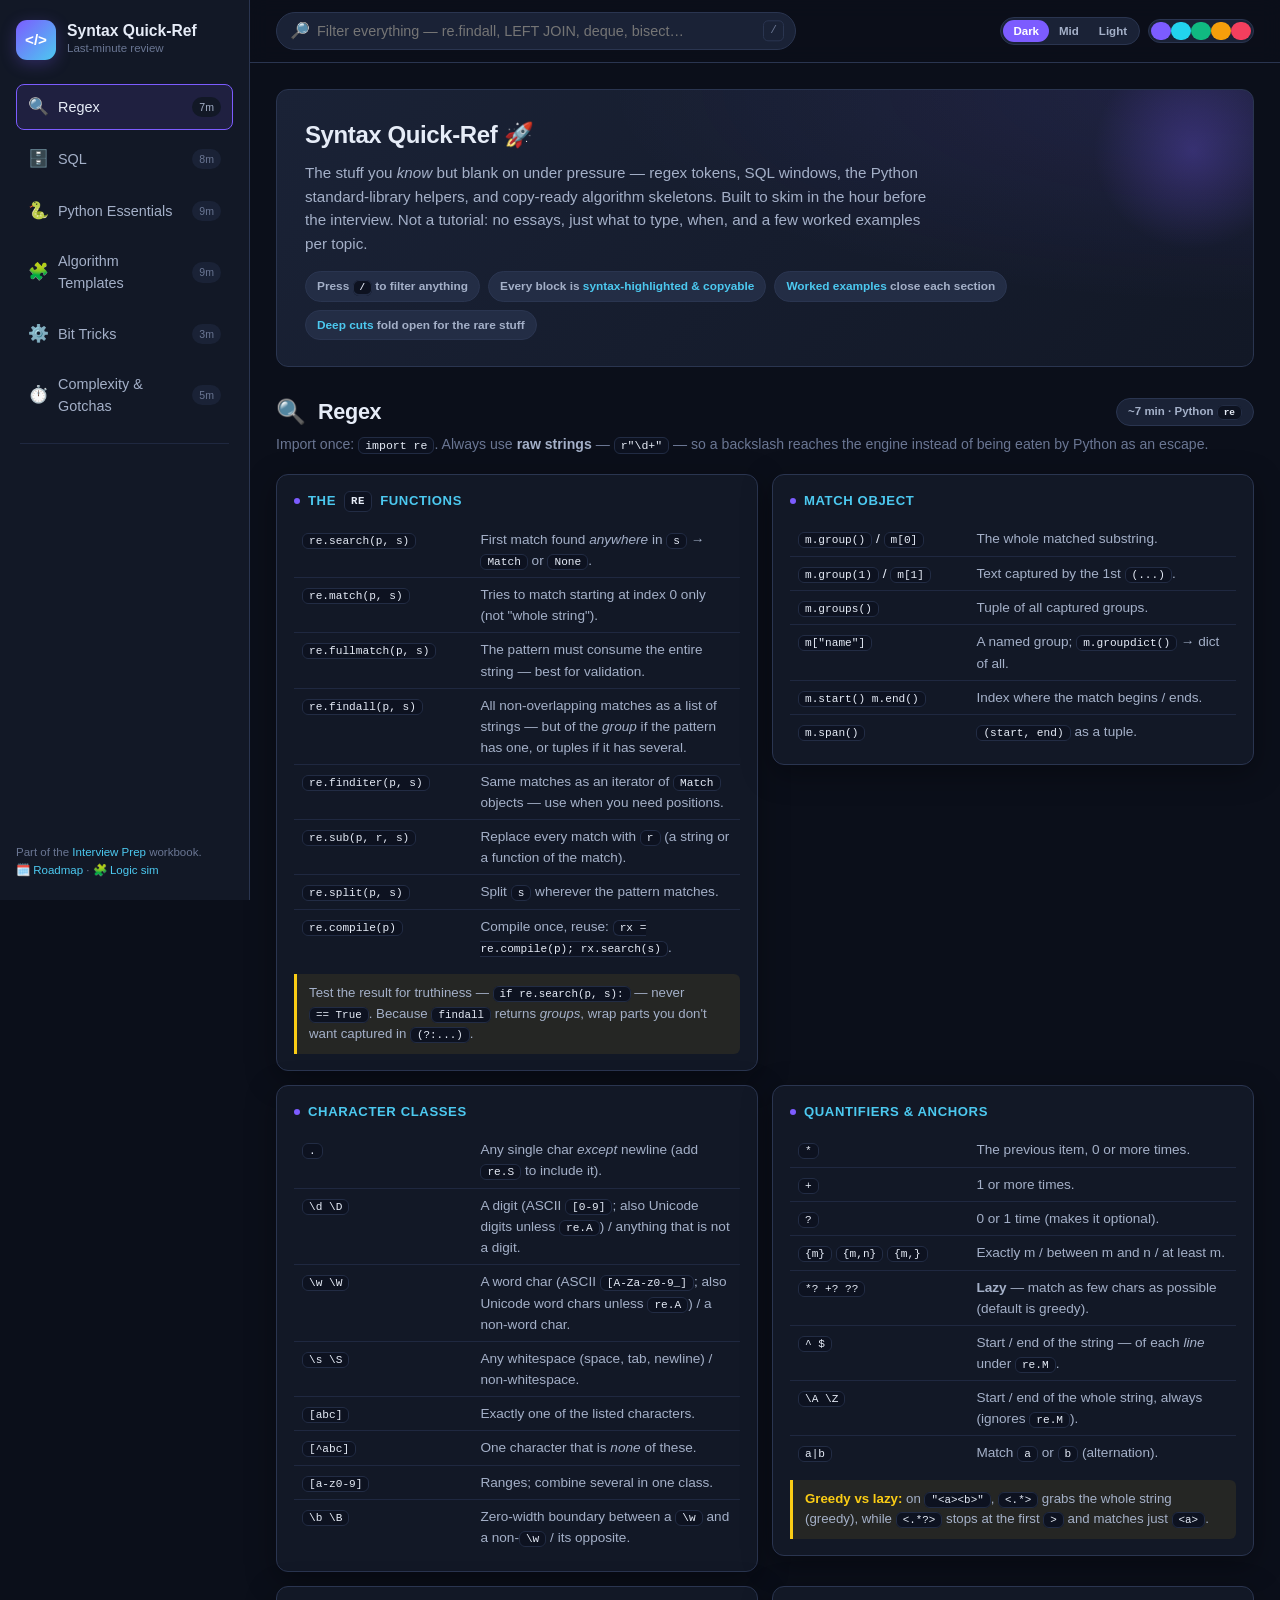
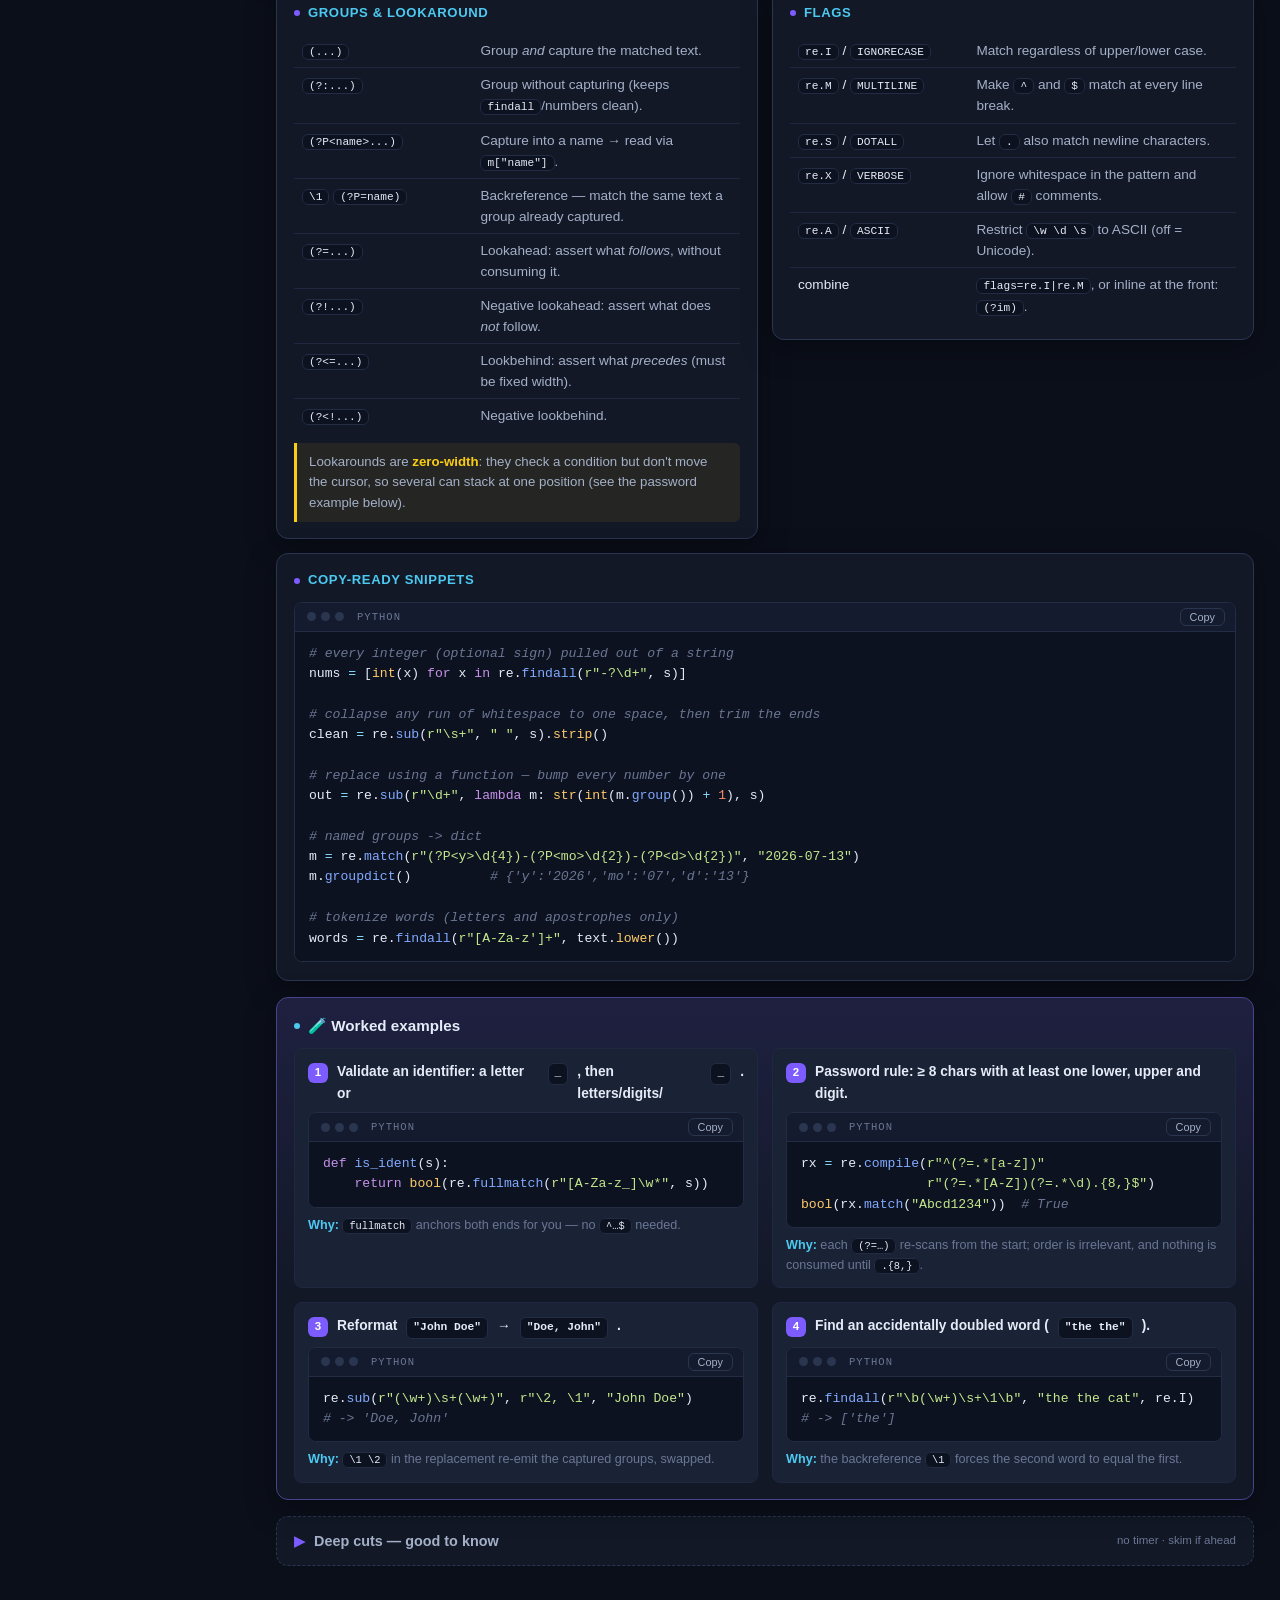
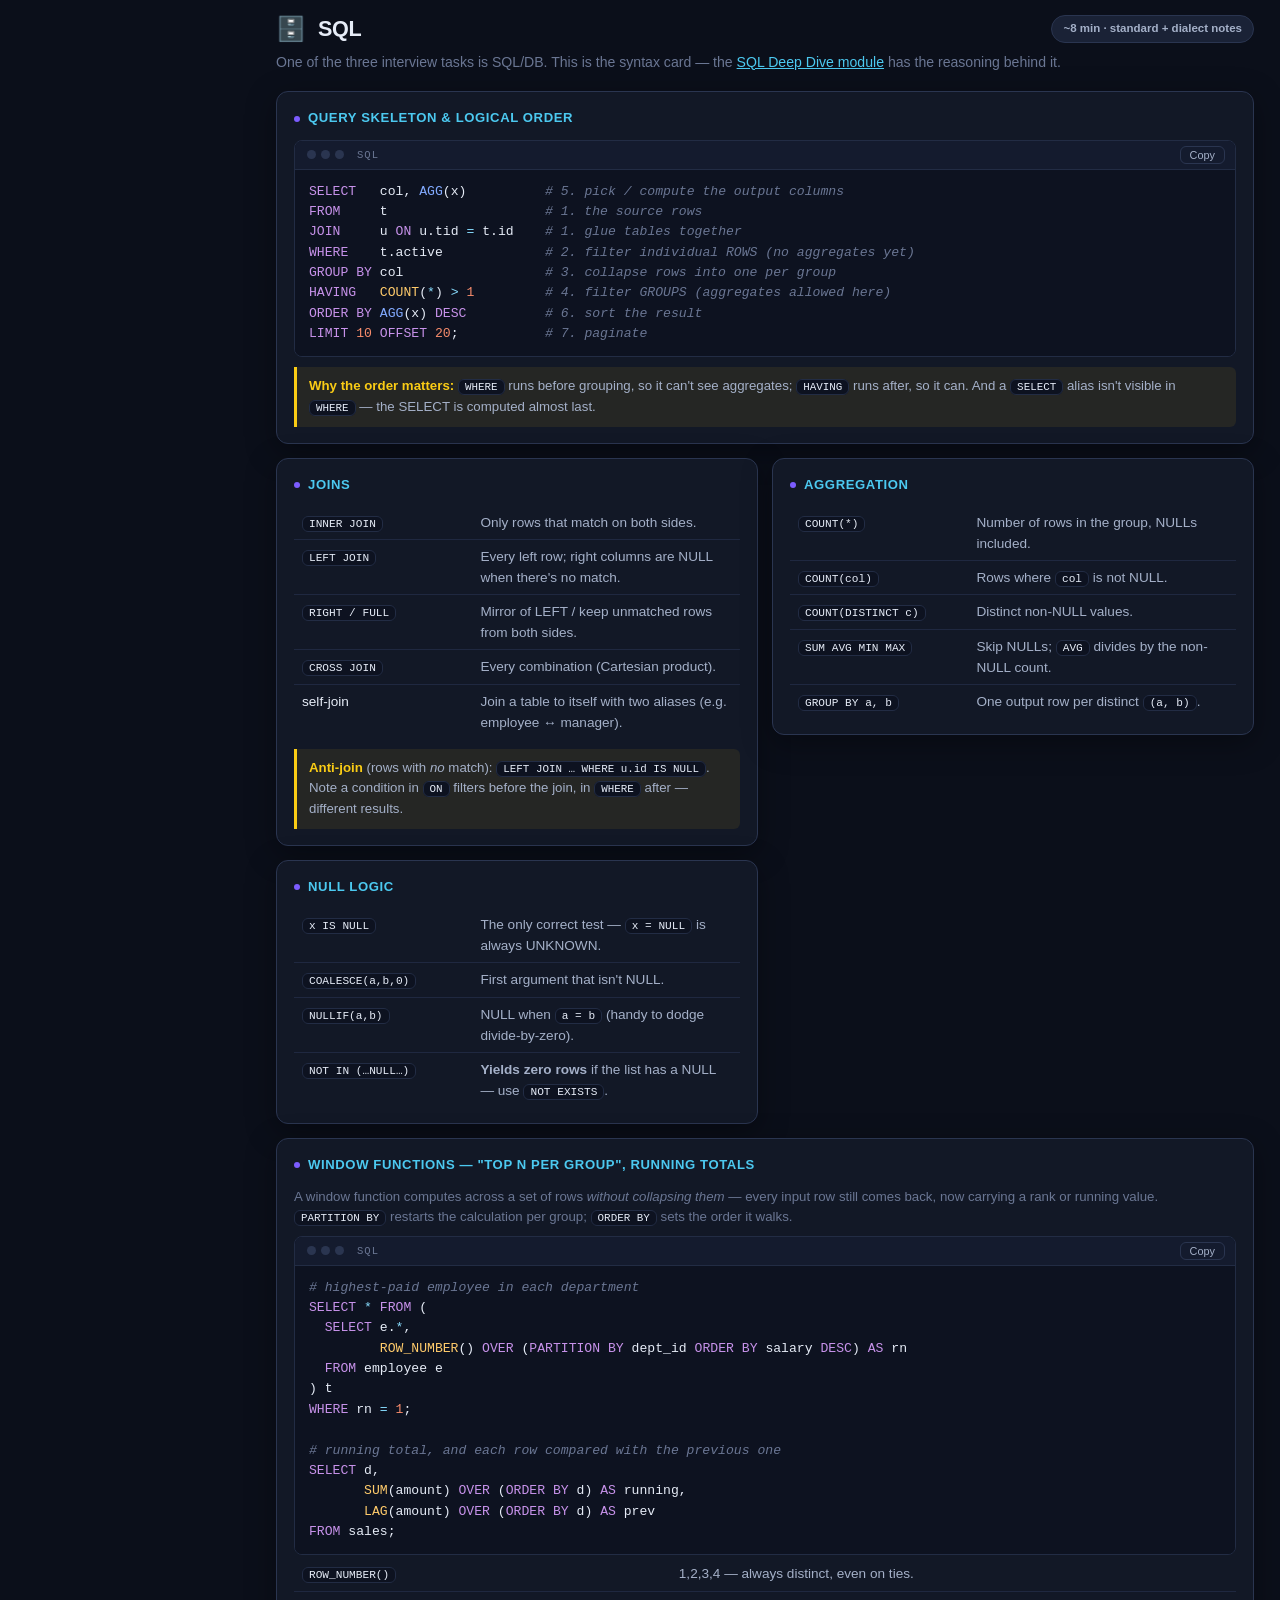
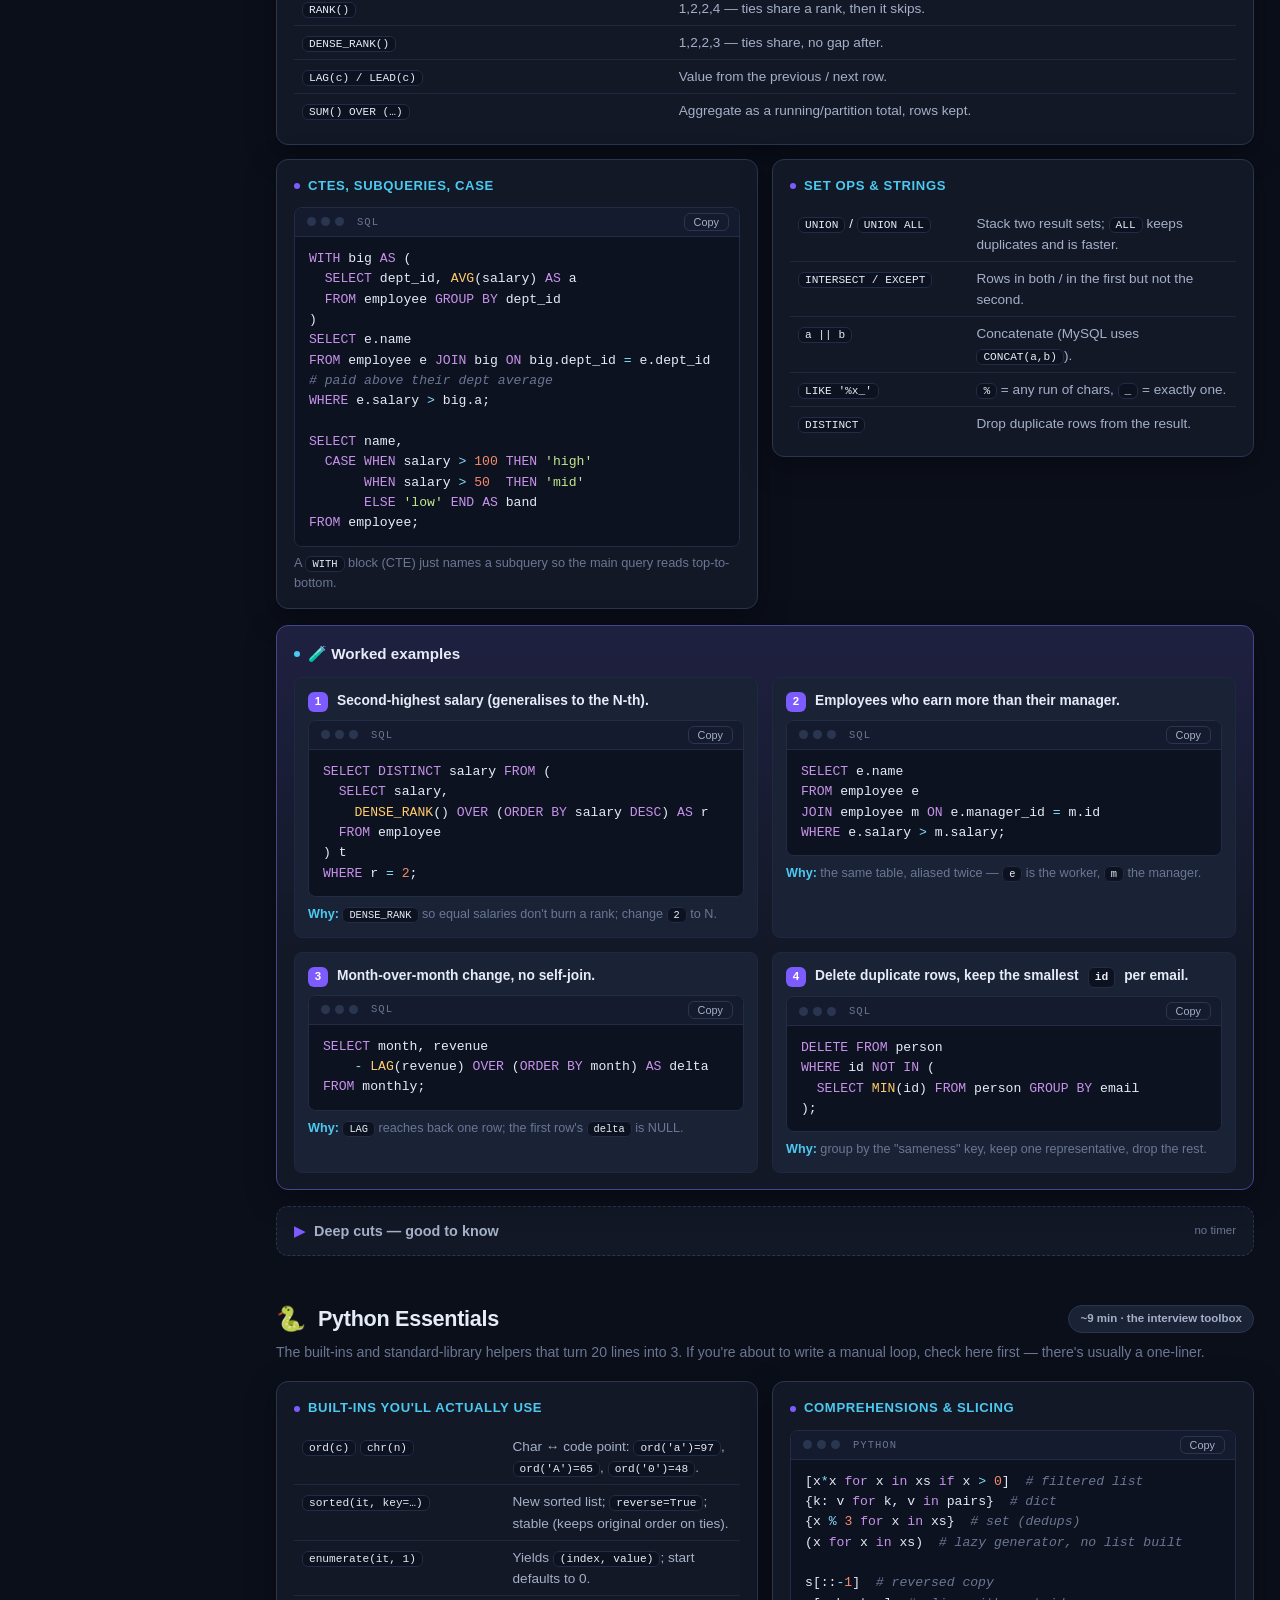
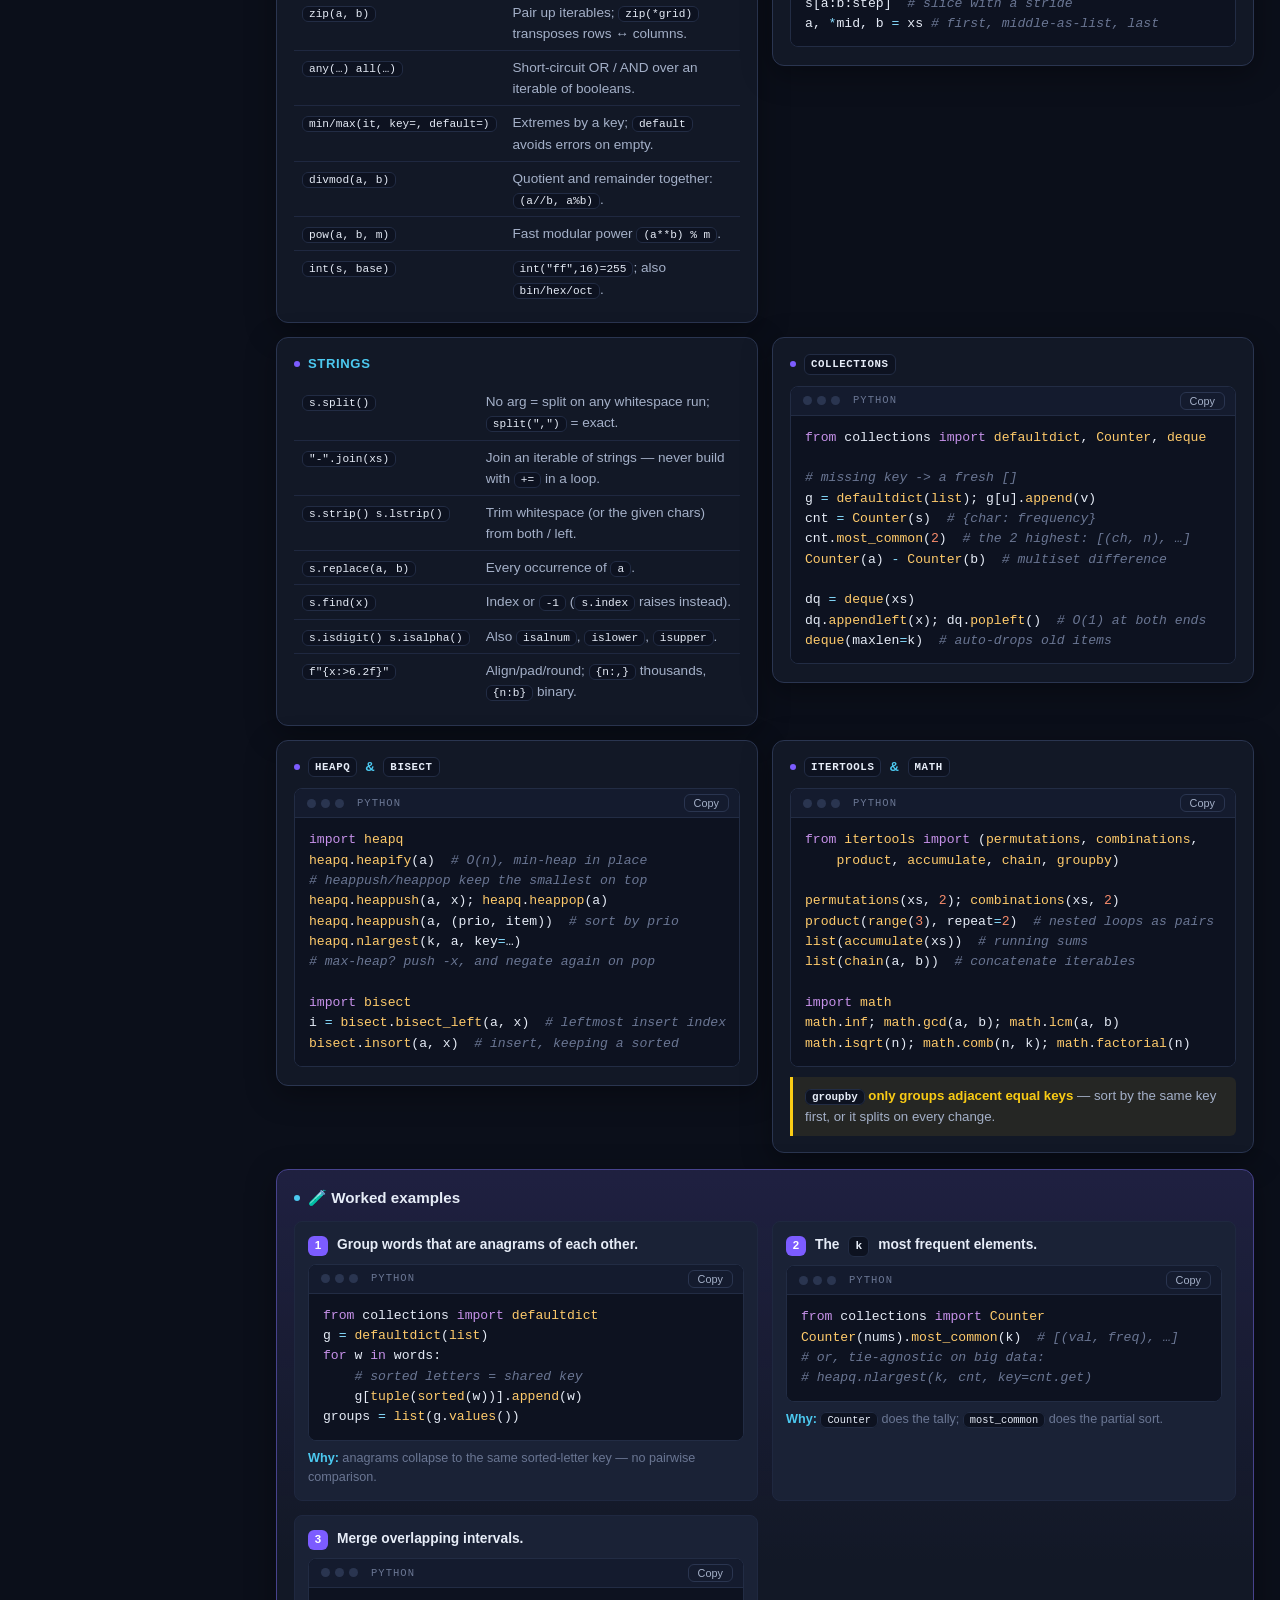
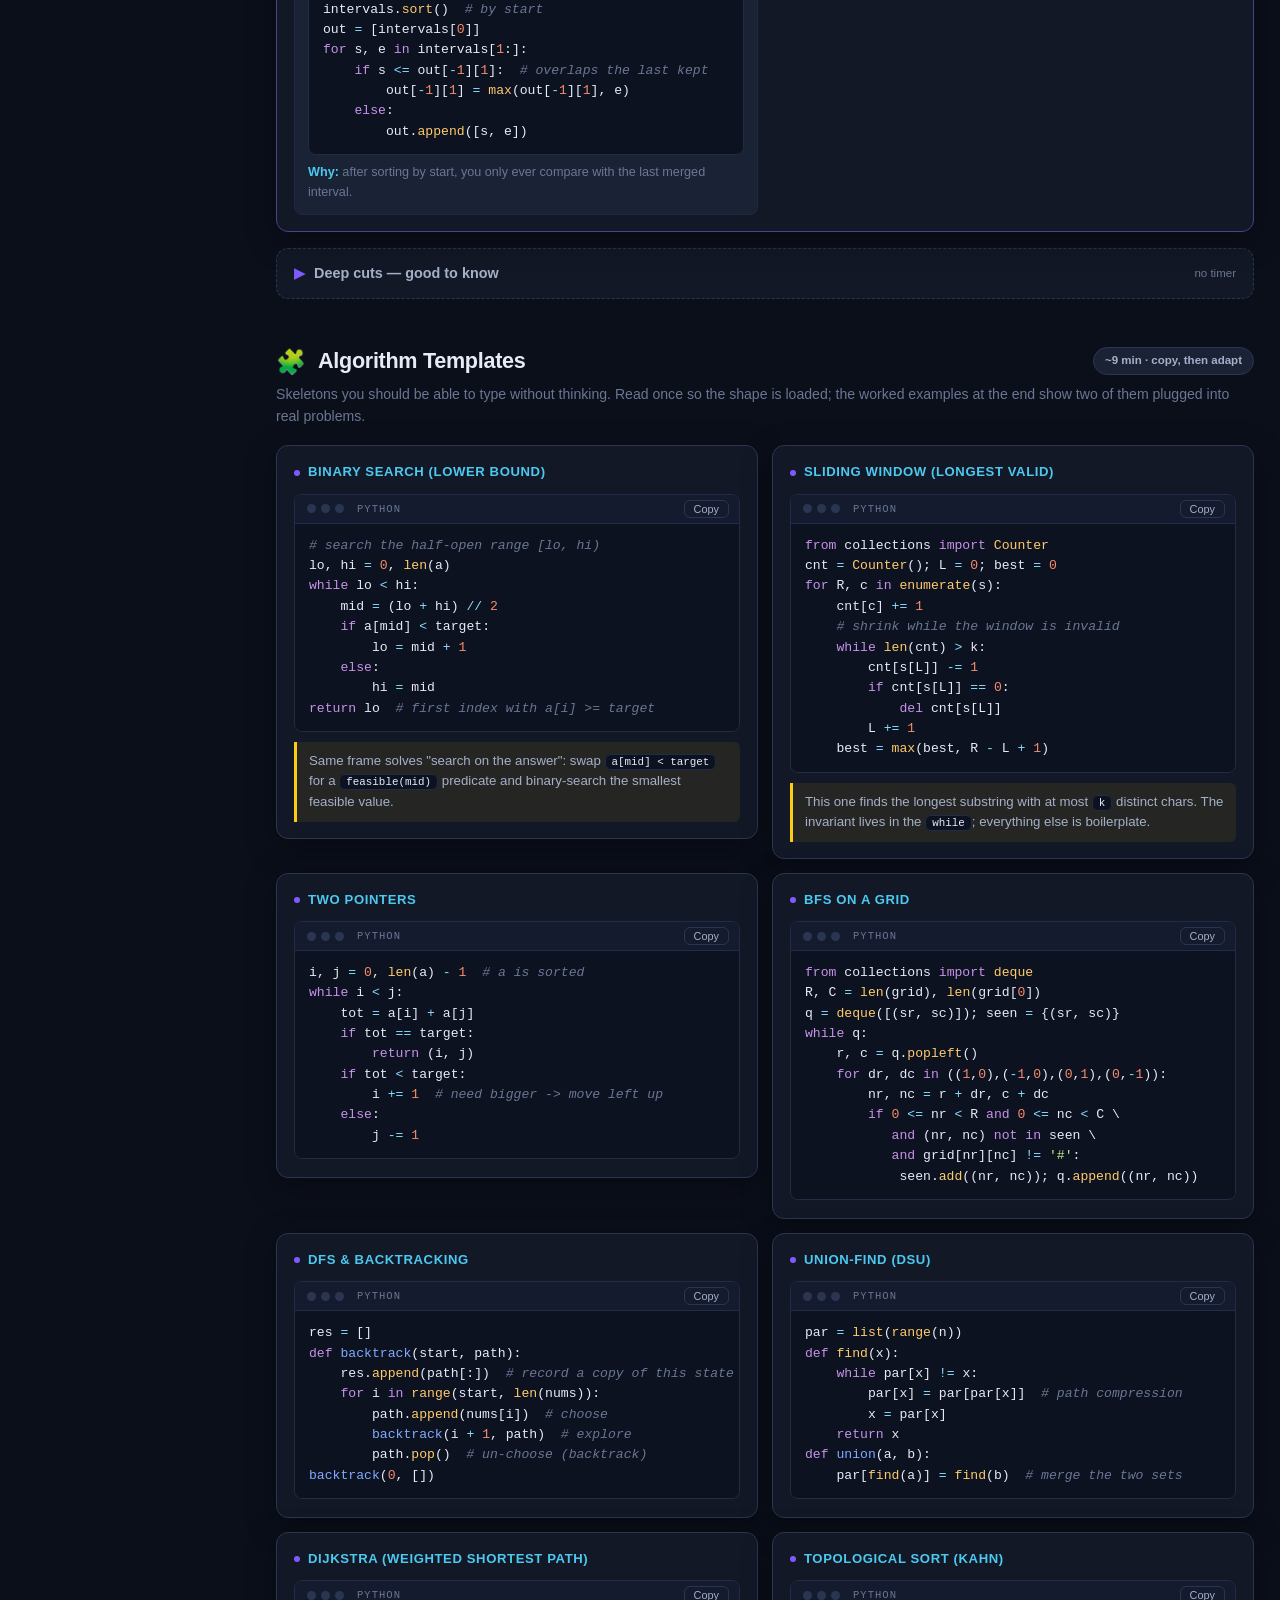
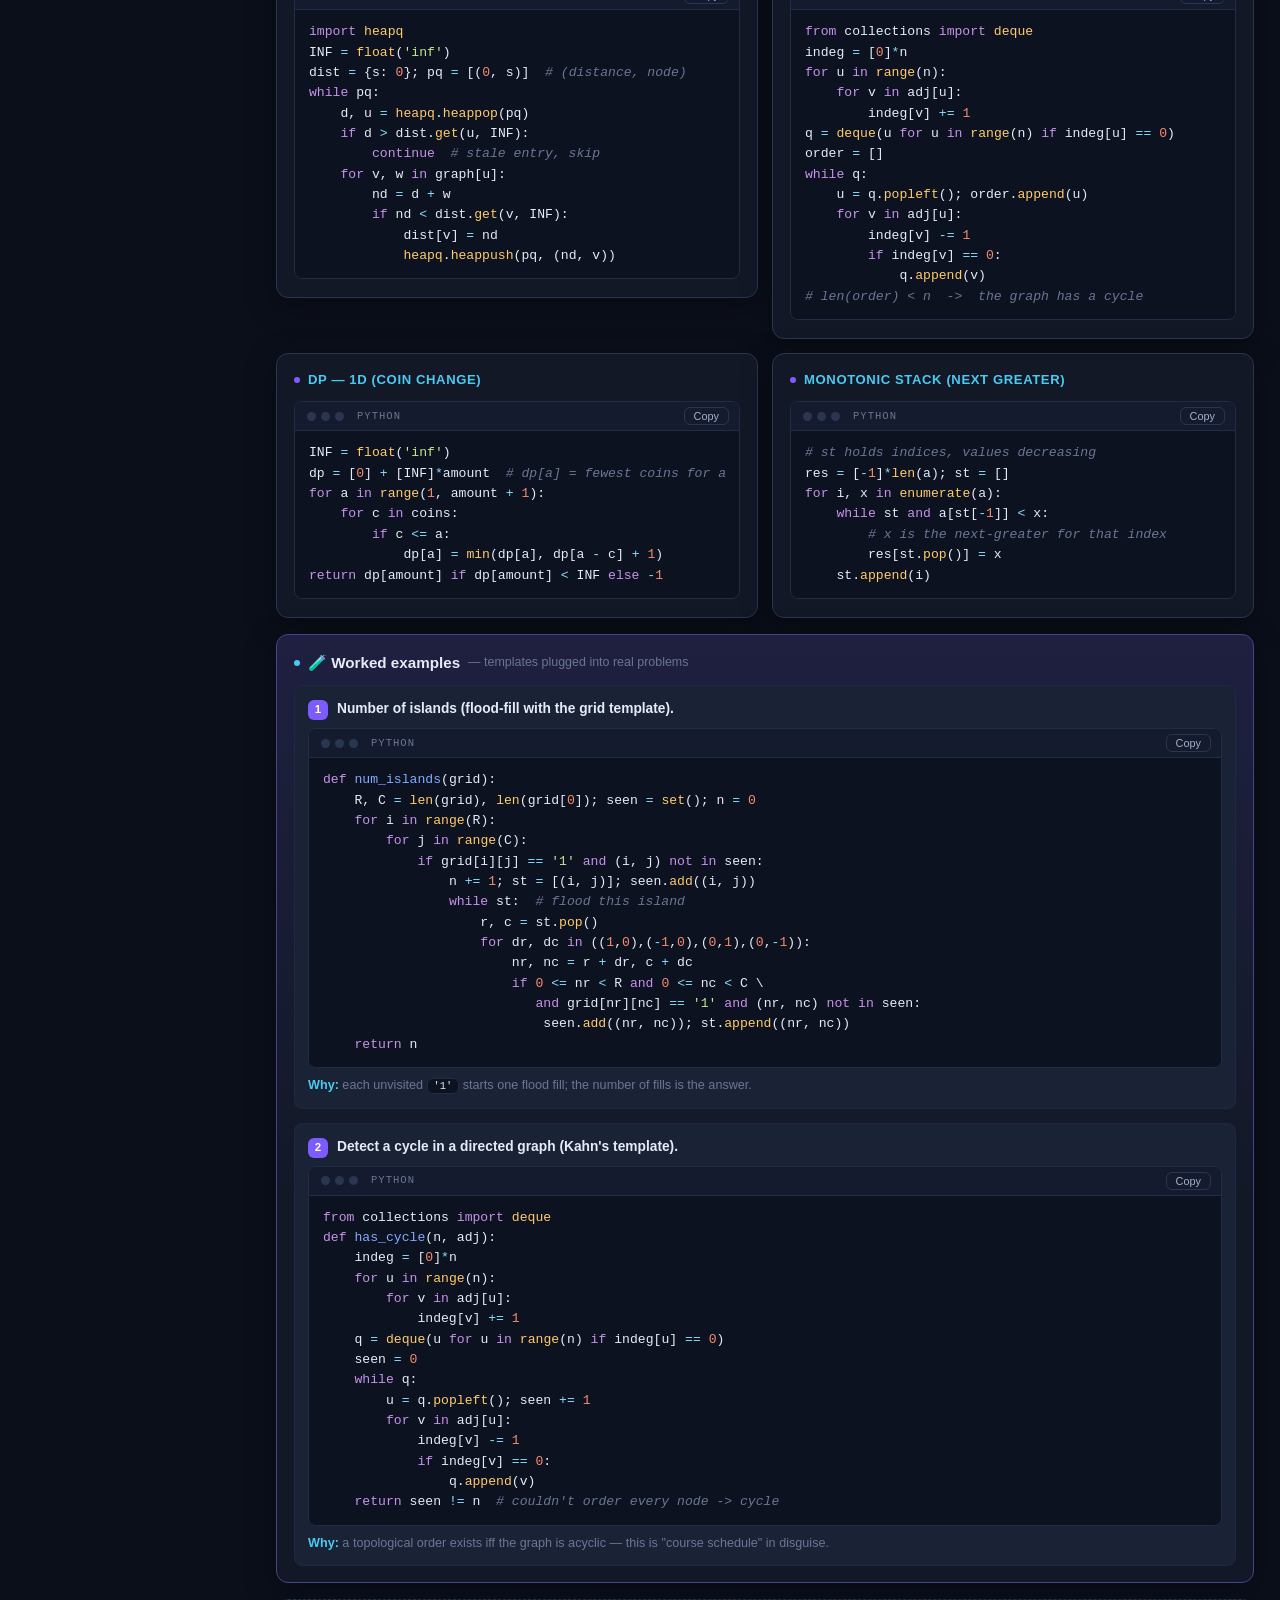
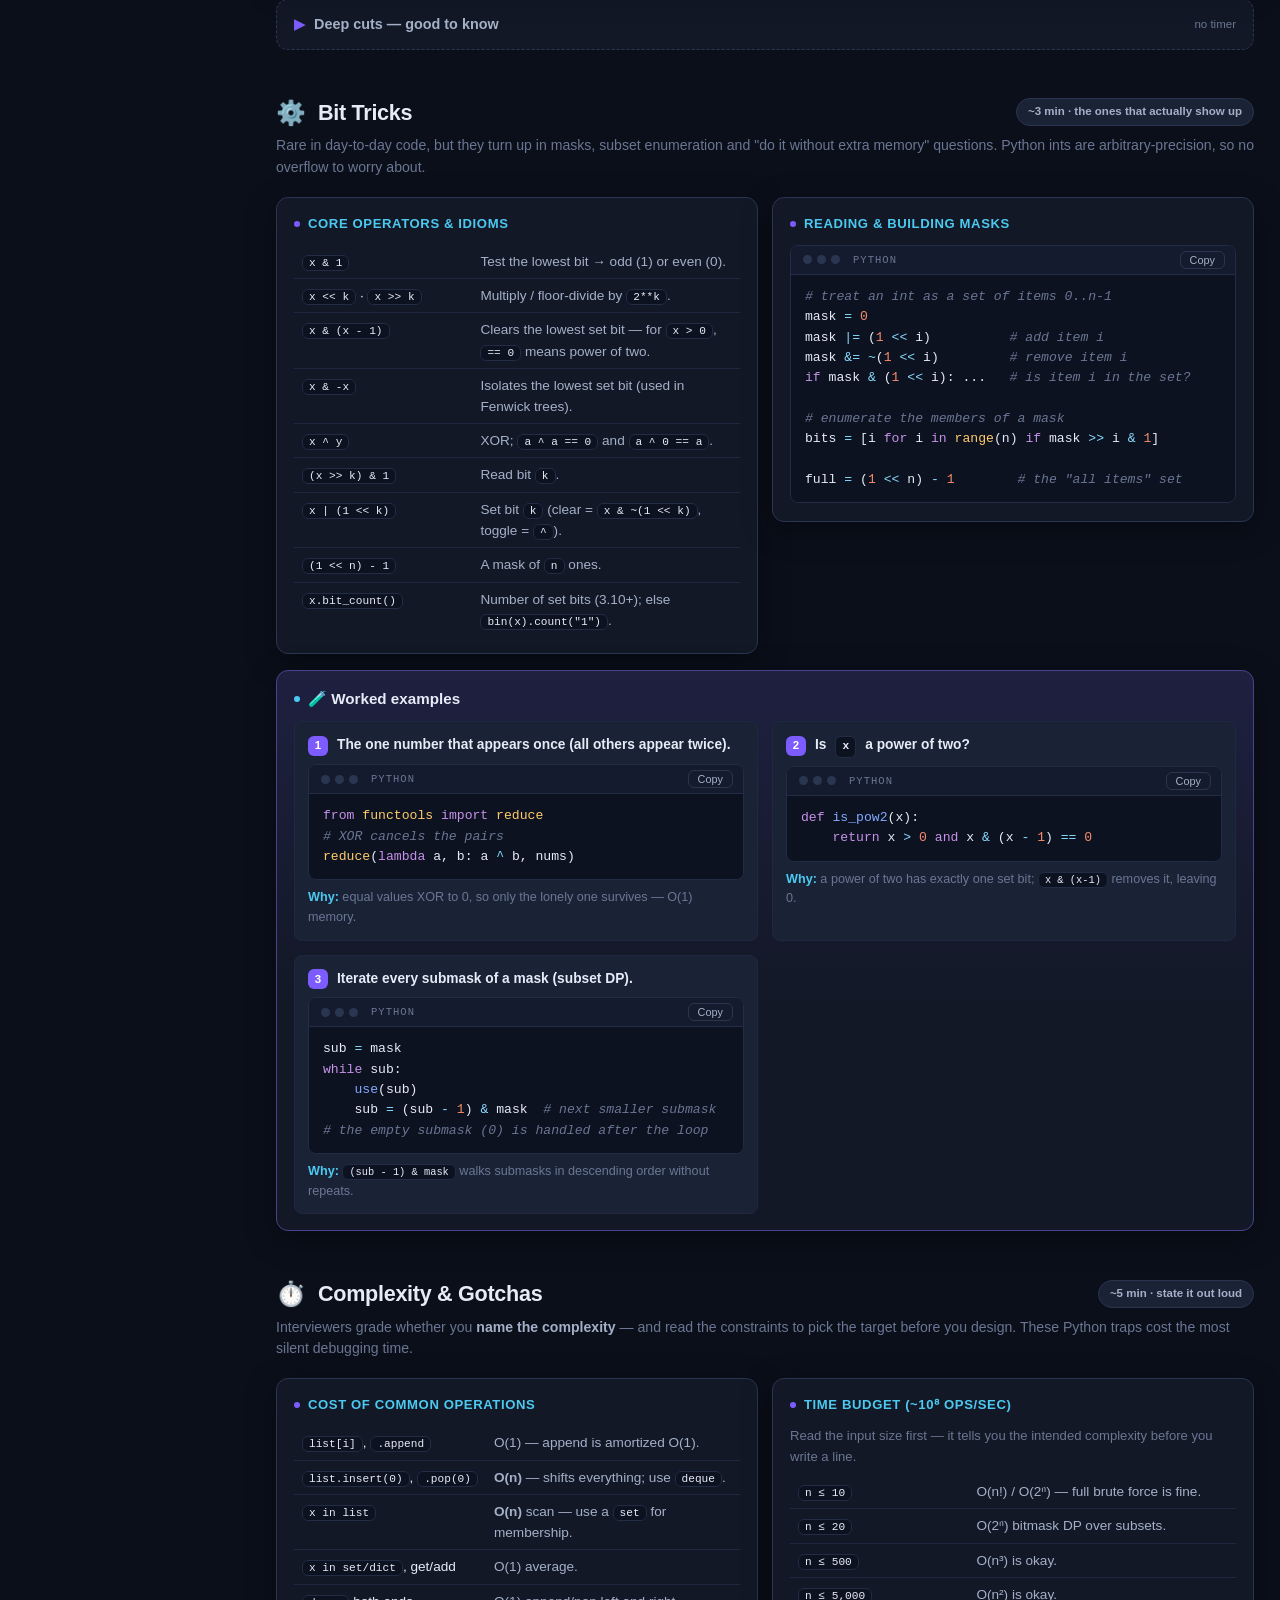
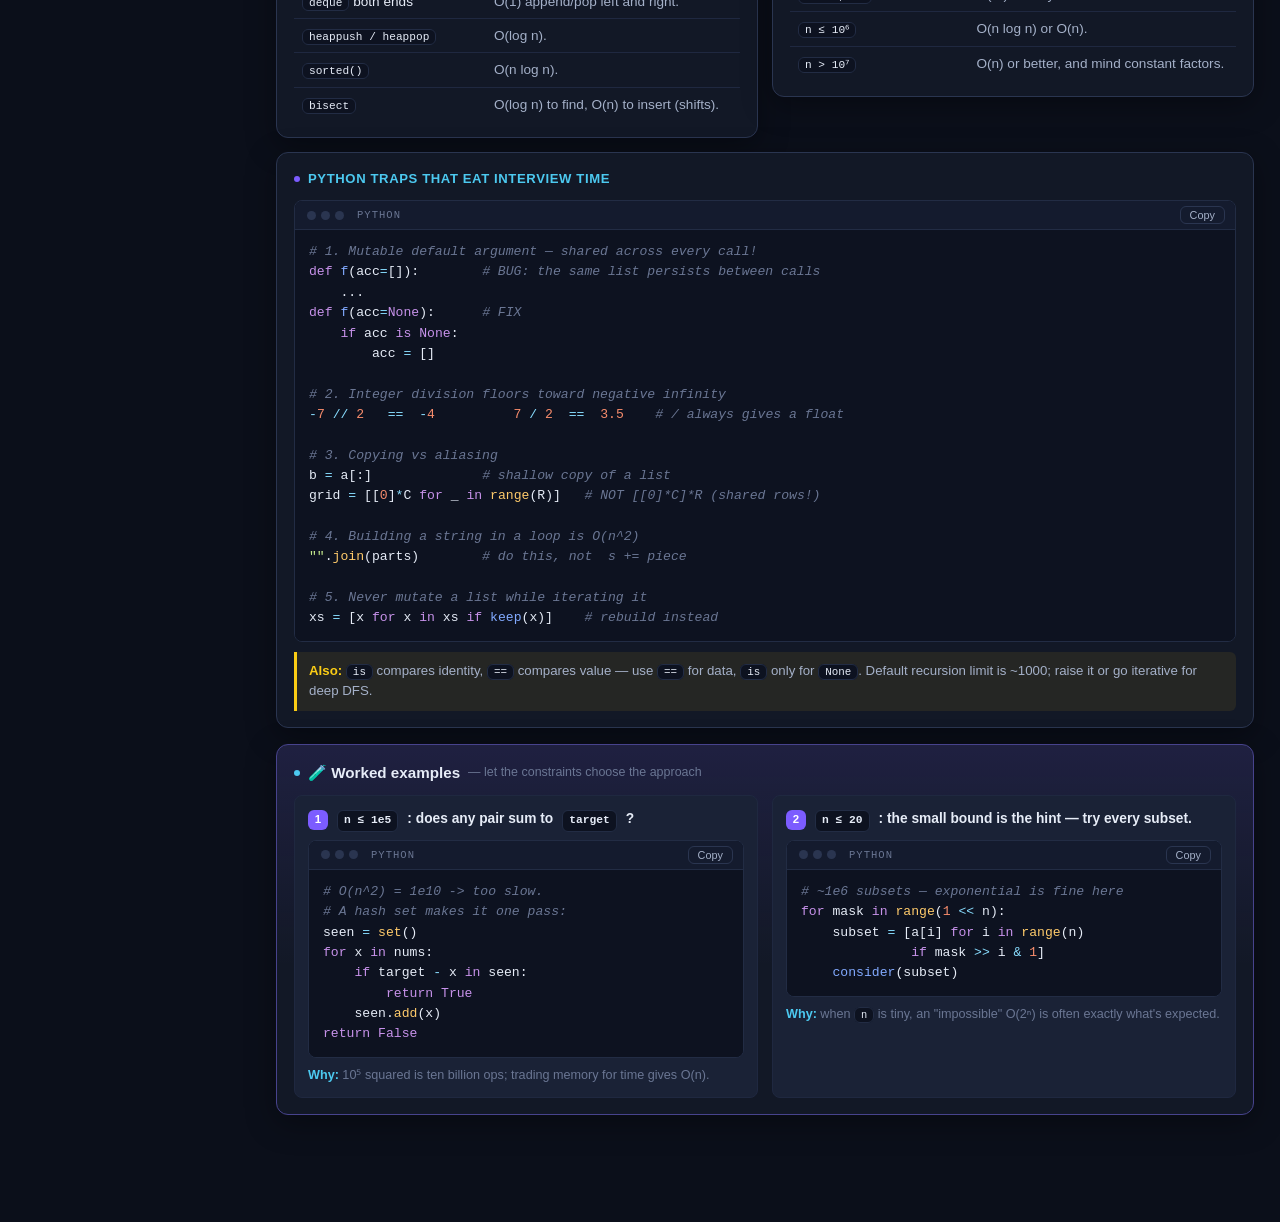
<file: tutorials/quickref/index.html>
<!DOCTYPE html>
<html lang="en">
<head>
<meta charset="UTF-8" />
<meta name="viewport" content="width=device-width, initial-scale=1.0" />
<title>Syntax Quick-Ref — Odoo Interview Prep</title>
<script src="../../sync.js"></script>
<style>
/* =========================================================================
   Syntax Quick-Ref — self-contained last-minute review sheet.
   Theme system mirrors interview-final (dark | midnight | light + accents),
   with its own colorised code blocks, worked-example cards and scroll HUD.
   ========================================================================= */
:root {
  --bg-0: #0b0f1a; --bg-1: #121826; --bg-2: #1a2236; --bg-3: #232d45;
  --bg-elev: #1c2438; --border: #2a3550; --border-soft: #1f2840;
  --text: #e6ecf7; --text-dim: #a4b0c8; --text-mute: #6a7693;
  --accent: #7c5cff; --accent-2: #4cc9f0;
  --accent-glow: rgba(124,92,255,0.28); --accent-soft: rgba(124,92,255,0.12);
  --ok: #34d399; --warn: #facc15; --danger: #f87171;
  --code-bg: #0d1220; --code-border: #222c44; --code-head: #141b2e;
  --hit: rgba(250,204,21,0.28);
  /* syntax token colors (Material-palenight-ish, tuned for dark) */
  --tk-kw: #c792ea; --tk-bi: #ffcb6b; --tk-str: #c3e88d;
  --tk-num: #f78c6c; --tk-fn: #82aaff; --tk-op: #89ddff;
  --radius: 12px; --radius-sm: 8px; --radius-xs: 6px;
  --shadow: 0 8px 30px rgba(0,0,0,0.35);
  --mono: "JetBrains Mono", ui-monospace, SFMono-Regular, Menlo, Consolas, monospace;
  --sans: "Inter", -apple-system, BlinkMacSystemFont, "Segoe UI", Roboto, sans-serif;
}
body[data-theme="midnight"] {
  --bg-0: #060814; --bg-1: #0d1124; --bg-2: #141938; --bg-3: #1e2547;
  --bg-elev: #161c3a; --border: #283164; --border-soft: #1a2148;
  --text: #ecf0ff; --text-dim: #9fa9d4; --text-mute: #5e69a0;
  --code-bg: #080b1c; --code-border: #1c2450; --code-head: #10143a;
}
body[data-theme="light"] {
  --bg-0: #f5f7fb; --bg-1: #ffffff; --bg-2: #f1f4fa; --bg-3: #e6ebf3;
  --bg-elev: #ffffff; --border: #d8dee9; --border-soft: #e7ecf3;
  --text: #1d2640; --text-dim: #4b5778; --text-mute: #8995b3;
  --code-bg: #f7f9fc; --code-border: #dde3ee; --code-head: #eef1f7;
  --hit: rgba(245,158,11,0.30);
  --shadow: 0 8px 30px rgba(30,40,80,0.10);
  --tk-kw: #9333ea; --tk-bi: #b45309; --tk-str: #15803d;
  --tk-num: #c2410c; --tk-fn: #1d4ed8; --tk-op: #0e7490;
}
body[data-accent="indigo"]  { --accent:#6366f1; --accent-2:#818cf8; --accent-glow:rgba(99,102,241,0.28); --accent-soft:rgba(99,102,241,0.12); }
body[data-accent="cyan"]    { --accent:#22d3ee; --accent-2:#38bdf8; --accent-glow:rgba(34,211,238,0.28); --accent-soft:rgba(34,211,238,0.12); }
body[data-accent="emerald"] { --accent:#10b981; --accent-2:#34d399; --accent-glow:rgba(16,185,129,0.28); --accent-soft:rgba(16,185,129,0.12); }
body[data-accent="amber"]   { --accent:#f59e0b; --accent-2:#fbbf24; --accent-glow:rgba(245,158,11,0.28); --accent-soft:rgba(245,158,11,0.12); }
body[data-accent="rose"]    { --accent:#f43f5e; --accent-2:#fb7185; --accent-glow:rgba(244,63,94,0.28); --accent-soft:rgba(244,63,94,0.12); }

* { margin: 0; padding: 0; box-sizing: border-box; }
html { scroll-behavior: smooth; scroll-padding-top: 90px; }
body {
  font-family: var(--sans); background: var(--bg-0); color: var(--text);
  line-height: 1.55; display: grid; grid-template-columns: 250px 1fr;
  min-height: 100vh;
}
body[data-motion="reduced"] * { animation: none !important; transition: none !important; scroll-behavior: auto !important; }

/* ---------- scroll progress HUD ---------- */
#scroll-prog {
  position: fixed; top: 0; left: 0; height: 3px; width: 0;
  background: linear-gradient(90deg, var(--accent), var(--accent-2));
  z-index: 80; box-shadow: 0 0 10px var(--accent-glow);
}

/* ---------- sidebar ---------- */
#sidebar {
  background: var(--bg-1); border-right: 1px solid var(--border);
  padding: 20px 16px; position: sticky; top: 0; height: 100vh;
  overflow-y: auto; display: flex; flex-direction: column; gap: 6px;
}
.brand { display: flex; align-items: center; gap: 11px; margin-bottom: 18px; }
.brand-mark {
  width: 40px; height: 40px; border-radius: 11px; flex-shrink: 0;
  background: linear-gradient(135deg, var(--accent), var(--accent-2));
  color: #fff; font-weight: 800; font-size: 0.95rem;
  display: flex; align-items: center; justify-content: center;
  box-shadow: 0 4px 16px var(--accent-glow);
}
.brand-title { font-weight: 700; font-size: 0.98rem; line-height: 1.1; }
.brand-sub { font-size: 0.72rem; color: var(--text-mute); }
.nav-link {
  display: flex; align-items: center; gap: 10px; padding: 9px 11px;
  border-radius: var(--radius-sm); color: var(--text-dim); cursor: pointer;
  font-size: 0.9rem; font-weight: 500; text-decoration: none;
  border: 1px solid transparent; transition: background 0.15s, color 0.15s, border-color 0.15s;
}
.nav-link:hover { background: var(--bg-2); color: var(--text); }
.nav-link.active { background: var(--accent-soft); color: var(--text); border-color: var(--accent); }
.nav-link .ni { font-size: 1.05rem; width: 20px; text-align: center; }
.nav-link .nt { flex: 1; }
.nav-link .rt {
  font-size: 0.66rem; color: var(--text-mute); font-variant-numeric: tabular-nums;
  background: var(--bg-2); border-radius: 20px; padding: 2px 7px;
}
.nav-link.active .rt { background: var(--bg-1); color: var(--text-dim); }
.nav-sep { height: 1px; background: var(--border-soft); margin: 10px 4px; }
.side-foot { margin-top: auto; padding-top: 14px; font-size: 0.72rem; color: var(--text-mute); }
.side-foot a { color: var(--accent-2); text-decoration: none; }
.side-foot a:hover { text-decoration: underline; }

/* ---------- main ---------- */
#main { min-width: 0; display: flex; flex-direction: column; }
#topbar {
  position: sticky; top: 0; z-index: 30; background: color-mix(in srgb, var(--bg-0) 82%, transparent);
  backdrop-filter: blur(10px); border-bottom: 1px solid var(--border);
  padding: 12px 26px; display: flex; align-items: center; gap: 14px;
}
#menu-toggle {
  display: none; background: var(--bg-2); border: 1px solid var(--border);
  color: var(--text); border-radius: var(--radius-sm); width: 38px; height: 38px;
  font-size: 1.2rem; cursor: pointer; flex-shrink: 0;
}
.filter-wrap { position: relative; flex: 1; max-width: 520px; }
#filter {
  width: 100%; background: var(--bg-2); border: 1px solid var(--border);
  color: var(--text); border-radius: 22px; padding: 10px 40px 10px 40px;
  font-size: 0.9rem; font-family: var(--sans); outline: none;
  transition: border-color 0.15s, box-shadow 0.15s;
}
#filter:focus { border-color: var(--accent); box-shadow: 0 0 0 3px var(--accent-soft); }
.filter-wrap .fi { position: absolute; left: 14px; top: 50%; transform: translateY(-50%); color: var(--text-mute); pointer-events: none; }
.filter-wrap .fk {
  position: absolute; right: 12px; top: 50%; transform: translateY(-50%);
  font-family: var(--mono); font-size: 0.7rem; color: var(--text-mute);
  border: 1px solid var(--border); border-radius: 5px; padding: 1px 6px;
}
.filter-wrap.filtering .fk { display: none; }
#filter-clear {
  position: absolute; right: 10px; top: 50%; transform: translateY(-50%);
  display: none; background: var(--bg-3); border: none; color: var(--text-dim);
  width: 22px; height: 22px; border-radius: 50%; cursor: pointer; font-size: 0.9rem;
}
.filter-wrap.filtering #filter-clear { display: block; }
.topbar-actions { display: flex; align-items: center; gap: 8px; margin-left: auto; }
.seg-mini { display: flex; background: var(--bg-2); border: 1px solid var(--border); border-radius: 20px; padding: 2px; }
.seg-mini button {
  background: transparent; border: none; color: var(--text-dim); cursor: pointer;
  font-size: 0.72rem; font-weight: 600; padding: 5px 10px; border-radius: 16px; font-family: var(--sans);
}
.seg-mini button.on { background: var(--accent); color: #fff; }
.acc-dot { width: 18px; height: 18px; border-radius: 50%; border: 2px solid transparent; cursor: pointer; padding: 0; }
.acc-dot.on { border-color: var(--text); }

#content { padding: 26px 26px 80px; max-width: 1080px; width: 100%; margin: 0 auto; }

/* ---------- hero ---------- */
.hero {
  background: radial-gradient(120% 140% at 100% 0%, var(--accent-soft), transparent 55%), linear-gradient(135deg, var(--bg-2), var(--bg-1));
  border: 1px solid var(--border); border-radius: var(--radius);
  padding: 26px 28px; margin-bottom: 26px; position: relative; overflow: hidden;
}
.hero::after {
  content: ""; position: absolute; right: -40px; top: -40px; width: 200px; height: 200px;
  background: radial-gradient(circle, var(--accent-glow), transparent 70%); pointer-events: none;
}
.hero h1 { font-size: 1.5rem; letter-spacing: -0.4px; }
.hero p { color: var(--text-dim); margin-top: 8px; font-size: 0.95rem; max-width: 640px; }
.hero .badges { display: flex; gap: 8px; flex-wrap: wrap; margin-top: 16px; }
.badge {
  font-size: 0.74rem; font-weight: 600; padding: 5px 11px; border-radius: 20px;
  background: var(--bg-3); border: 1px solid var(--border); color: var(--text-dim);
}
.badge b { color: var(--accent-2); }
kbd {
  font-family: var(--mono); font-size: 0.78em; background: var(--code-bg);
  border: 1px solid var(--code-border); border-bottom-width: 2px;
  border-radius: var(--radius-xs); padding: 1px 6px; color: var(--text);
}

/* ---------- section ---------- */
.sec { margin-bottom: 44px; scroll-margin-top: 84px; }
.sec-head { display: flex; align-items: center; gap: 12px; margin-bottom: 4px; }
.sec-head .si { font-size: 1.5rem; }
.sec-head h2 { font-size: 1.35rem; letter-spacing: -0.3px; }
.sec-head .anchor { color: var(--text-mute); text-decoration: none; opacity: 0; font-weight: 400; transition: opacity 0.15s; }
.sec-head:hover .anchor { opacity: 1; }
.sec-head .rt-pill {
  margin-left: auto; font-size: 0.72rem; font-weight: 600; color: var(--text-dim);
  background: var(--bg-2); border: 1px solid var(--border); border-radius: 20px; padding: 4px 11px;
}
.sec-sub { color: var(--text-mute); font-size: 0.88rem; margin-bottom: 18px; }
.sec-sub b { color: var(--text-dim); }
.sec-sub a { color: var(--accent-2); }

/* ---------- cards ---------- */
.grid { display: grid; grid-template-columns: repeat(auto-fit, minmax(340px, 1fr)); gap: 14px; align-items: start; }
.card {
  background: var(--bg-1); border: 1px solid var(--border); border-radius: var(--radius);
  padding: 16px 17px; box-shadow: var(--shadow);
  transition: transform 0.18s ease, border-color 0.18s ease, box-shadow 0.18s ease;
}
.card:hover { transform: translateY(-2px); border-color: color-mix(in srgb, var(--accent) 45%, var(--border)); }
.card.wide { grid-column: 1 / -1; }
.card > h3 {
  font-size: 0.82rem; text-transform: uppercase; letter-spacing: 0.6px;
  color: var(--accent-2); margin-bottom: 11px; display: flex; align-items: center; gap: 8px;
}
.card > h3::before { content: ""; width: 6px; height: 6px; border-radius: 50%; background: var(--accent); flex-shrink: 0; }

/* reference table */
table.ref { width: 100%; border-collapse: collapse; font-size: 0.85rem; }
table.ref td { padding: 6px 8px; border-bottom: 1px solid var(--border-soft); vertical-align: top; }
table.ref tr:last-child td { border-bottom: none; }
table.ref td:first-child { width: 40%; white-space: nowrap; }
table.ref td.desc { color: var(--text-dim); }
table.ref tr:hover td { background: var(--bg-2); }
code, .k {
  font-family: var(--mono); font-size: 0.82em;
  background: var(--code-bg); border: 1px solid var(--code-border);
  border-radius: var(--radius-xs); padding: 1px 6px; color: var(--text); white-space: nowrap;
}
td.desc code { white-space: normal; }
.mut { color: var(--text-mute); }
.tag { display:inline-block; font-size:0.68rem; font-weight:700; padding:1px 7px; border-radius:20px; margin-left:6px; }
.tag.py { background: rgba(52,211,153,0.15); color: var(--ok); }
.tag.warn { background: rgba(250,204,21,0.15); color: var(--warn); }

/* code block — "editor window" chrome */
.cb {
  margin: 4px 0 2px; border: 1px solid var(--code-border); border-radius: var(--radius-sm);
  overflow: hidden; background: var(--code-bg);
}
.cb-head {
  display: flex; align-items: center; justify-content: space-between;
  padding: 5px 10px 5px 12px; background: var(--code-head);
  border-bottom: 1px solid var(--code-border);
}
.cb-head .dots { display: flex; gap: 5px; align-items: center; }
.cb-head .dots i { width: 9px; height: 9px; border-radius: 50%; background: var(--border); display: block; }
.cb-lang {
  font-family: var(--mono); font-size: 0.66rem; text-transform: uppercase;
  letter-spacing: 1px; color: var(--text-mute); margin-left: 8px;
}
.cb pre {
  padding: 12px 14px; overflow-x: auto; font-family: var(--mono); font-size: 0.82rem;
  line-height: 1.55; color: var(--text); background: var(--code-bg);
}
.cb pre .cm { color: var(--text-mute); font-style: italic; }
/* syntax tokens */
.tk-kw { color: var(--tk-kw); } .tk-bi { color: var(--tk-bi); }
.tk-str { color: var(--tk-str); } .tk-num { color: var(--tk-num); }
.tk-fn { color: var(--tk-fn); } .tk-op { color: var(--tk-op); }
.copy-btn {
  background: transparent; border: 1px solid var(--border);
  color: var(--text-dim); border-radius: var(--radius-xs); padding: 2px 9px; font-size: 0.68rem;
  cursor: pointer; font-family: var(--sans); transition: color 0.15s, border-color 0.15s, background 0.15s;
}
.copy-btn:hover { color: var(--text); border-color: var(--accent); background: var(--accent-soft); }
.copy-btn.done { color: var(--ok); border-color: var(--ok); }
.note {
  margin-top: 10px; padding: 9px 12px; border-left: 3px solid var(--warn);
  background: rgba(250,204,21,0.08); border-radius: 0 var(--radius-xs) var(--radius-xs) 0;
  font-size: 0.83rem; color: var(--text-dim);
}
.note b { color: var(--warn); }
.note.ok { border-left-color: var(--ok); background: rgba(52,211,153,0.08); }
.note.ok b { color: var(--ok); }

/* ---------- worked examples ---------- */
.examples {
  grid-column: 1 / -1; margin-top: 2px;
  background: linear-gradient(180deg, var(--accent-soft), transparent 60%), var(--bg-1);
  border: 1px solid color-mix(in srgb, var(--accent) 35%, var(--border));
}
.examples > h3 { color: var(--text); font-size: 0.95rem; text-transform: none; letter-spacing: 0; }
.examples > h3::before { background: var(--accent-2); }
.ex-list { display: grid; grid-template-columns: repeat(auto-fit, minmax(340px, 1fr)); gap: 14px; margin-top: 4px; }
.ex.wide { grid-column: 1 / -1; }
.ex { background: var(--bg-2); border: 1px solid var(--border-soft); border-radius: var(--radius-sm); padding: 12px 13px; }
.ex-q { display: flex; gap: 9px; font-size: 0.86rem; font-weight: 600; margin-bottom: 8px; align-items: baseline; }
.ex-q .ex-n {
  flex-shrink: 0; width: 20px; height: 20px; border-radius: 6px; font-size: 0.72rem;
  background: var(--accent); color: #fff; display: inline-flex; align-items: center; justify-content: center;
  font-weight: 800;
}
.ex .cb { margin: 2px 0 0; }
.ex-note { margin-top: 8px; font-size: 0.79rem; color: var(--text-mute); }
.ex-note b { color: var(--accent-2); font-weight: 600; }

/* details / extras */
details.extras {
  margin-top: 16px; background: var(--bg-1); border: 1px dashed var(--border);
  border-radius: var(--radius); overflow: hidden;
}
details.extras > summary {
  padding: 13px 17px; cursor: pointer; font-weight: 600; font-size: 0.9rem;
  color: var(--text-dim); list-style: none; display: flex; align-items: center; gap: 9px;
  user-select: none;
}
details.extras > summary::-webkit-details-marker { display: none; }
details.extras > summary .chev { transition: transform 0.2s; color: var(--accent); }
details.extras[open] > summary .chev { transform: rotate(90deg); }
details.extras > summary .tl { font-size: 0.72rem; color: var(--text-mute); font-weight: 500; margin-left: auto; }
details.extras .extras-body { padding: 4px 17px 18px; }
details.extras .grid { margin-top: 4px; }

/* filter states */
.hit-mark { background: var(--hit); border-radius: 3px; padding: 0 1px; color: inherit; }
.filtered-out { display: none !important; }
#no-results {
  display: none; text-align: center; padding: 50px 20px; color: var(--text-mute);
}
#no-results.show { display: block; }
#no-results .big { font-size: 2rem; margin-bottom: 8px; }

.backtop {
  position: fixed; bottom: 22px; right: 22px; z-index: 40;
  width: 44px; height: 44px; border-radius: 50%; border: 1px solid var(--border);
  background: var(--bg-2); color: var(--text); cursor: pointer; font-size: 1.1rem;
  box-shadow: var(--shadow); opacity: 0; pointer-events: none; transition: opacity 0.2s;
}
.backtop.show { opacity: 1; pointer-events: auto; }

/* mobile */
#scrim { display: none; }
@media (max-width: 860px) {
  body { grid-template-columns: 1fr; }
  #sidebar {
    position: fixed; left: 0; top: 0; width: 260px; z-index: 60;
    transform: translateX(-100%); transition: transform 0.25s;
  }
  body.nav-open #sidebar { transform: none; }
  #scrim { display: block; position: fixed; inset: 0; background: rgba(0,0,0,0.5); z-index: 55; opacity: 0; pointer-events: none; transition: opacity 0.25s; }
  body.nav-open #scrim { opacity: 1; pointer-events: auto; }
  #menu-toggle { display: block; }
  .topbar-actions .seg-mini[data-role="accent"] { display: none; }
}
@media (max-width: 560px) {
  #content { padding: 18px 14px 70px; }
  .grid, .ex-list { grid-template-columns: 1fr; }
  .filter-wrap .fk { display: none; }
}
</style>
</head>
<body data-theme="dark" data-accent="purple" data-motion="full">
<div id="scroll-prog"></div>

<!-- ===================== SIDEBAR ===================== -->
<aside id="sidebar">
  <div class="brand">
    <div class="brand-mark">&lt;/&gt;</div>
    <div>
      <div class="brand-title">Syntax Quick-Ref</div>
      <div class="brand-sub">Last-minute review</div>
    </div>
  </div>
  <a class="nav-link" href="#regex"><span class="ni">🔍</span><span class="nt">Regex</span><span class="rt">7m</span></a>
  <a class="nav-link" href="#sql"><span class="ni">🗄️</span><span class="nt">SQL</span><span class="rt">8m</span></a>
  <a class="nav-link" href="#python"><span class="ni">🐍</span><span class="nt">Python Essentials</span><span class="rt">9m</span></a>
  <a class="nav-link" href="#patterns"><span class="ni">🧩</span><span class="nt">Algorithm Templates</span><span class="rt">9m</span></a>
  <a class="nav-link" href="#bits"><span class="ni">⚙️</span><span class="nt">Bit Tricks</span><span class="rt">3m</span></a>
  <a class="nav-link" href="#complexity"><span class="ni">⏱️</span><span class="nt">Complexity &amp; Gotchas</span><span class="rt">5m</span></a>
  <div class="nav-sep"></div>
  <div class="side-foot">
    Part of the <a href="../interview-final/index.html">Interview Prep</a> workbook.<br>
    <a href="../roadmap/index.html">🗓️ Roadmap</a> · <a href="../logictest/index.html">🧩 Logic sim</a>
  </div>
</aside>
<div id="scrim"></div>

<!-- ===================== MAIN ===================== -->
<main id="main">
  <header id="topbar">
    <button id="menu-toggle" aria-label="Toggle menu">&#9776;</button>
    <div class="filter-wrap" id="filter-wrap">
      <span class="fi">🔎</span>
      <input id="filter" type="text" placeholder="Filter everything — re.findall, LEFT JOIN, deque, bisect…" autocomplete="off" spellcheck="false" />
      <span class="fk">/</span>
      <button id="filter-clear" aria-label="Clear filter">&times;</button>
    </div>
    <div class="topbar-actions">
      <div class="seg-mini" data-role="theme" role="radiogroup" aria-label="Theme">
        <button data-theme-val="dark" title="Dark">Dark</button>
        <button data-theme-val="midnight" title="Midnight">Mid</button>
        <button data-theme-val="light" title="Light">Light</button>
      </div>
      <div class="seg-mini" data-role="accent" aria-label="Accent">
        <button class="acc-dot" data-accent-val="purple"  style="background:#7c5cff" title="Purple"></button>
        <button class="acc-dot" data-accent-val="cyan"    style="background:#22d3ee" title="Cyan"></button>
        <button class="acc-dot" data-accent-val="emerald" style="background:#10b981" title="Emerald"></button>
        <button class="acc-dot" data-accent-val="amber"   style="background:#f59e0b" title="Amber"></button>
        <button class="acc-dot" data-accent-val="rose"    style="background:#f43f5e" title="Rose"></button>
      </div>
    </div>
  </header>

  <div id="content">

    <div class="hero">
      <h1>Syntax Quick-Ref 🚀</h1>
      <p>The stuff you <em>know</em> but blank on under pressure — regex tokens, SQL windows, the Python
      standard-library helpers, and copy-ready algorithm skeletons. Built to skim in the hour before the
      interview. Not a tutorial: no essays, just what to type, when, and a few worked examples per topic.</p>
      <div class="badges">
        <span class="badge">Press <kbd>/</kbd> to filter anything</span>
        <span class="badge">Every block is <b>syntax-highlighted &amp; copyable</b></span>
        <span class="badge"><b>Worked examples</b> close each section</span>
        <span class="badge"><b>Deep cuts</b> fold open for the rare stuff</span>
      </div>
    </div>

    <!-- ============================================================= REGEX -->
    <section class="sec" id="regex">
      <div class="sec-head"><span class="si">🔍</span><h2>Regex</h2><a class="anchor" href="#regex">#</a><span class="rt-pill">~7 min · Python <code>re</code></span></div>
      <div class="sec-sub">Import once: <code>import re</code>. Always use <b>raw strings</b> — <code>r"\d+"</code> — so a backslash reaches the engine instead of being eaten by Python as an escape.</div>

      <div class="grid">
        <div class="card">
          <h3>The <code>re</code> functions</h3>
          <table class="ref">
            <tr><td><code>re.search(p, s)</code></td><td class="desc">First match found <em>anywhere</em> in <code>s</code> → <code>Match</code> or <code>None</code>.</td></tr>
            <tr><td><code>re.match(p, s)</code></td><td class="desc">Tries to match starting at index 0 only (not "whole string").</td></tr>
            <tr><td><code>re.fullmatch(p, s)</code></td><td class="desc">The pattern must consume the entire string — best for validation.</td></tr>
            <tr><td><code>re.findall(p, s)</code></td><td class="desc">All non-overlapping matches as a list of strings — but of the <em>group</em> if the pattern has one, or tuples if it has several.</td></tr>
            <tr><td><code>re.finditer(p, s)</code></td><td class="desc">Same matches as an iterator of <code>Match</code> objects — use when you need positions.</td></tr>
            <tr><td><code>re.sub(p, r, s)</code></td><td class="desc">Replace every match with <code>r</code> (a string or a function of the match).</td></tr>
            <tr><td><code>re.split(p, s)</code></td><td class="desc">Split <code>s</code> wherever the pattern matches.</td></tr>
            <tr><td><code>re.compile(p)</code></td><td class="desc">Compile once, reuse: <code>rx = re.compile(p); rx.search(s)</code>.</td></tr>
          </table>
          <div class="note">Test the result for truthiness — <code>if re.search(p, s):</code> — never <code>== True</code>. Because <code>findall</code> returns <em>groups</em>, wrap parts you don't want captured in <code>(?:...)</code>.</div>
        </div>

        <div class="card">
          <h3>Match object</h3>
          <table class="ref">
            <tr><td><code>m.group()</code> / <code>m[0]</code></td><td class="desc">The whole matched substring.</td></tr>
            <tr><td><code>m.group(1)</code> / <code>m[1]</code></td><td class="desc">Text captured by the 1st <code>(...)</code>.</td></tr>
            <tr><td><code>m.groups()</code></td><td class="desc">Tuple of all captured groups.</td></tr>
            <tr><td><code>m["name"]</code></td><td class="desc">A named group; <code>m.groupdict()</code> → dict of all.</td></tr>
            <tr><td><code>m.start() m.end()</code></td><td class="desc">Index where the match begins / ends.</td></tr>
            <tr><td><code>m.span()</code></td><td class="desc"><code>(start, end)</code> as a tuple.</td></tr>
          </table>
        </div>

        <div class="card">
          <h3>Character classes</h3>
          <table class="ref">
            <tr><td><code>.</code></td><td class="desc">Any single char <em>except</em> newline (add <code>re.S</code> to include it).</td></tr>
            <tr><td><code>\d \D</code></td><td class="desc">A digit (ASCII <code>[0-9]</code>; also Unicode digits unless <code>re.A</code>) / anything that is not a digit.</td></tr>
            <tr><td><code>\w \W</code></td><td class="desc">A word char (ASCII <code>[A-Za-z0-9_]</code>; also Unicode word chars unless <code>re.A</code>) / a non-word char.</td></tr>
            <tr><td><code>\s \S</code></td><td class="desc">Any whitespace (space, tab, newline) / non-whitespace.</td></tr>
            <tr><td><code>[abc]</code></td><td class="desc">Exactly one of the listed characters.</td></tr>
            <tr><td><code>[^abc]</code></td><td class="desc">One character that is <em>none</em> of these.</td></tr>
            <tr><td><code>[a-z0-9]</code></td><td class="desc">Ranges; combine several in one class.</td></tr>
            <tr><td><code>\b \B</code></td><td class="desc">Zero-width boundary between a <code>\w</code> and a non-<code>\w</code> / its opposite.</td></tr>
          </table>
        </div>

        <div class="card">
          <h3>Quantifiers &amp; anchors</h3>
          <table class="ref">
            <tr><td><code>*</code></td><td class="desc">The previous item, 0 or more times.</td></tr>
            <tr><td><code>+</code></td><td class="desc">1 or more times.</td></tr>
            <tr><td><code>?</code></td><td class="desc">0 or 1 time (makes it optional).</td></tr>
            <tr><td><code>{m}</code> <code>{m,n}</code> <code>{m,}</code></td><td class="desc">Exactly m / between m and n / at least m.</td></tr>
            <tr><td><code>*? +? ??</code></td><td class="desc"><b>Lazy</b> — match as few chars as possible (default is greedy).</td></tr>
            <tr><td><code>^ $</code></td><td class="desc">Start / end of the string — of each <em>line</em> under <code>re.M</code>.</td></tr>
            <tr><td><code>\A \Z</code></td><td class="desc">Start / end of the whole string, always (ignores <code>re.M</code>).</td></tr>
            <tr><td><code>a|b</code></td><td class="desc">Match <code>a</code> or <code>b</code> (alternation).</td></tr>
          </table>
          <div class="note"><b>Greedy vs lazy:</b> on <code>"&lt;a&gt;&lt;b&gt;"</code>, <code>&lt;.*&gt;</code> grabs the whole string (greedy), while <code>&lt;.*?&gt;</code> stops at the first <code>&gt;</code> and matches just <code>&lt;a&gt;</code>.</div>
        </div>

        <div class="card">
          <h3>Groups &amp; lookaround</h3>
          <table class="ref">
            <tr><td><code>(...)</code></td><td class="desc">Group <em>and</em> capture the matched text.</td></tr>
            <tr><td><code>(?:...)</code></td><td class="desc">Group without capturing (keeps <code>findall</code>/numbers clean).</td></tr>
            <tr><td><code>(?P&lt;name&gt;...)</code></td><td class="desc">Capture into a name → read via <code>m["name"]</code>.</td></tr>
            <tr><td><code>\1</code> <code>(?P=name)</code></td><td class="desc">Backreference — match the same text a group already captured.</td></tr>
            <tr><td><code>(?=...)</code></td><td class="desc">Lookahead: assert what <em>follows</em>, without consuming it.</td></tr>
            <tr><td><code>(?!...)</code></td><td class="desc">Negative lookahead: assert what does <em>not</em> follow.</td></tr>
            <tr><td><code>(?&lt;=...)</code></td><td class="desc">Lookbehind: assert what <em>precedes</em> (must be fixed width).</td></tr>
            <tr><td><code>(?&lt;!...)</code></td><td class="desc">Negative lookbehind.</td></tr>
          </table>
          <div class="note">Lookarounds are <b>zero-width</b>: they check a condition but don't move the cursor, so several can stack at one position (see the password example below).</div>
        </div>

        <div class="card">
          <h3>Flags</h3>
          <table class="ref">
            <tr><td><code>re.I</code> / <code>IGNORECASE</code></td><td class="desc">Match regardless of upper/lower case.</td></tr>
            <tr><td><code>re.M</code> / <code>MULTILINE</code></td><td class="desc">Make <code>^</code> and <code>$</code> match at every line break.</td></tr>
            <tr><td><code>re.S</code> / <code>DOTALL</code></td><td class="desc">Let <code>.</code> also match newline characters.</td></tr>
            <tr><td><code>re.X</code> / <code>VERBOSE</code></td><td class="desc">Ignore whitespace in the pattern and allow <code>#</code> comments.</td></tr>
            <tr><td><code>re.A</code> / <code>ASCII</code></td><td class="desc">Restrict <code>\w \d \s</code> to ASCII (off = Unicode).</td></tr>
            <tr><td>combine</td><td class="desc"><code>flags=re.I|re.M</code>, or inline at the front: <code>(?im)</code>.</td></tr>
          </table>
        </div>
      </div>

      <div class="grid" style="margin-top:14px">
        <div class="card wide">
          <h3>Copy-ready snippets</h3>
          <div class="cb"><pre><span class="cm"># every integer (optional sign) pulled out of a string</span>
nums = [int(x) for x in re.findall(r"-?\d+", s)]

<span class="cm"># collapse any run of whitespace to one space, then trim the ends</span>
clean = re.sub(r"\s+", " ", s).strip()

<span class="cm"># replace using a function — bump every number by one</span>
out = re.sub(r"\d+", lambda m: str(int(m.group()) + 1), s)

<span class="cm"># named groups -> dict</span>
m = re.match(r"(?P&lt;y&gt;\d{4})-(?P&lt;mo&gt;\d{2})-(?P&lt;d&gt;\d{2})", "2026-07-13")
m.groupdict()          <span class="cm"># {'y':'2026','mo':'07','d':'13'}</span>

<span class="cm"># tokenize words (letters and apostrophes only)</span>
words = re.findall(r"[A-Za-z']+", text.lower())</pre></div>
        </div>
      </div>

      <div class="grid" style="margin-top:14px">
        <div class="card wide examples">
          <h3>🧪 Worked examples</h3>
          <div class="ex-list">
            <div class="ex">
              <div class="ex-q"><span class="ex-n">1</span> Validate an identifier: a letter or <code>_</code>, then letters/digits/<code>_</code>.</div>
              <div class="cb"><pre>def is_ident(s):
    return bool(re.fullmatch(r"[A-Za-z_]\w*", s))</pre></div>
              <div class="ex-note"><b>Why:</b> <code>fullmatch</code> anchors both ends for you — no <code>^…$</code> needed.</div>
            </div>
            <div class="ex">
              <div class="ex-q"><span class="ex-n">2</span> Password rule: ≥ 8 chars with at least one lower, upper and digit.</div>
              <div class="cb"><pre>rx = re.compile(r"^(?=.*[a-z])"
                r"(?=.*[A-Z])(?=.*\d).{8,}$")
bool(rx.match("Abcd1234"))  <span class="cm"># True</span></pre></div>
              <div class="ex-note"><b>Why:</b> each <code>(?=…)</code> re-scans from the start; order is irrelevant, and nothing is consumed until <code>.{8,}</code>.</div>
            </div>
            <div class="ex">
              <div class="ex-q"><span class="ex-n">3</span> Reformat <code>"John Doe"</code> → <code>"Doe, John"</code>.</div>
              <div class="cb"><pre>re.sub(r"(\w+)\s+(\w+)", r"\2, \1", "John Doe")
<span class="cm"># -&gt; 'Doe, John'</span></pre></div>
              <div class="ex-note"><b>Why:</b> <code>\1 \2</code> in the replacement re-emit the captured groups, swapped.</div>
            </div>
            <div class="ex">
              <div class="ex-q"><span class="ex-n">4</span> Find an accidentally doubled word (<code>"the the"</code>).</div>
              <div class="cb"><pre>re.findall(r"\b(\w+)\s+\1\b", "the the cat", re.I)
<span class="cm"># -&gt; ['the']</span></pre></div>
              <div class="ex-note"><b>Why:</b> the backreference <code>\1</code> forces the second word to equal the first.</div>
            </div>
          </div>
        </div>
      </div>

      <details class="extras">
        <summary><span class="chev">▶</span> Deep cuts — good to know <span class="tl">no timer · skim if ahead</span></summary>
        <div class="extras-body">
          <div class="grid">
            <div class="card">
              <h3>Handy tricks</h3>
              <table class="ref">
                <tr><td><code>re.escape(s)</code></td><td class="desc">Quote user text before dropping it into a pattern.</td></tr>
                <tr><td><code>re.sub(p,r,s,count=1)</code></td><td class="desc">Stop after N replacements.</td></tr>
                <tr><td><code>\g&lt;name&gt;</code> <code>\g&lt;1&gt;</code></td><td class="desc">Reference groups inside the replacement string.</td></tr>
                <tr><td><code>(?i:abc)</code></td><td class="desc">Turn a flag on for just part of the pattern (3.6+).</td></tr>
                <tr><td><code>re.subn(...)</code></td><td class="desc">Like <code>sub</code> but returns <code>(result, how_many)</code>.</td></tr>
              </table>
            </div>
            <div class="card">
              <h3>VERBOSE for readable patterns</h3>
              <div class="cb"><pre>rx = re.compile(r"""
    (\d{4})   <span class="cm"># year</span>
    -(\d{2})  <span class="cm"># month</span>
    -(\d{2})  <span class="cm"># day</span>
""", re.X)</pre></div>
              <div class="note"><b>Gotchas:</b> lookbehind must be fixed-width (<code>(?&lt;=ab)</code> ok, <code>(?&lt;=a+)</code> not). Avoid nesting quantifiers like <code>(a+)+</code> on long text — it triggers catastrophic backtracking. Validate with <code>fullmatch</code>, not <code>search</code>.</div>
            </div>
          </div>
        </div>
      </details>
    </section>

    <!-- =============================================================== SQL -->
    <section class="sec" id="sql">
      <div class="sec-head"><span class="si">🗄️</span><h2>SQL</h2><a class="anchor" href="#sql">#</a><span class="rt-pill">~8 min · standard + dialect notes</span></div>
      <div class="sec-sub">One of the three interview tasks is SQL/DB. This is the syntax card — the <a href="../interview-final/index.html#m/M12">SQL Deep Dive module</a> has the reasoning behind it.</div>

      <div class="grid">
        <div class="card wide">
          <h3>Query skeleton &amp; logical order</h3>
          <div class="cb"><pre>SELECT   col, AGG(x)          <span class="cm"># 5. pick / compute the output columns</span>
FROM     t                    <span class="cm"># 1. the source rows</span>
JOIN     u ON u.tid = t.id    <span class="cm"># 1. glue tables together</span>
WHERE    t.active             <span class="cm"># 2. filter individual ROWS (no aggregates yet)</span>
GROUP BY col                  <span class="cm"># 3. collapse rows into one per group</span>
HAVING   COUNT(*) &gt; 1         <span class="cm"># 4. filter GROUPS (aggregates allowed here)</span>
ORDER BY AGG(x) DESC          <span class="cm"># 6. sort the result</span>
LIMIT 10 OFFSET 20;           <span class="cm"># 7. paginate</span></pre></div>
          <div class="note"><b>Why the order matters:</b> <code>WHERE</code> runs before grouping, so it can't see aggregates; <code>HAVING</code> runs after, so it can. And a <code>SELECT</code> alias isn't visible in <code>WHERE</code> — the SELECT is computed almost last.</div>
        </div>

        <div class="card">
          <h3>Joins</h3>
          <table class="ref">
            <tr><td><code>INNER JOIN</code></td><td class="desc">Only rows that match on both sides.</td></tr>
            <tr><td><code>LEFT JOIN</code></td><td class="desc">Every left row; right columns are NULL when there's no match.</td></tr>
            <tr><td><code>RIGHT / FULL</code></td><td class="desc">Mirror of LEFT / keep unmatched rows from both sides.</td></tr>
            <tr><td><code>CROSS JOIN</code></td><td class="desc">Every combination (Cartesian product).</td></tr>
            <tr><td>self-join</td><td class="desc">Join a table to itself with two aliases (e.g. employee ↔ manager).</td></tr>
          </table>
          <div class="note"><b>Anti-join</b> (rows with <em>no</em> match): <code>LEFT JOIN … WHERE u.id IS NULL</code>. Note a condition in <code>ON</code> filters before the join, in <code>WHERE</code> after — different results.</div>
        </div>

        <div class="card">
          <h3>Aggregation</h3>
          <table class="ref">
            <tr><td><code>COUNT(*)</code></td><td class="desc">Number of rows in the group, NULLs included.</td></tr>
            <tr><td><code>COUNT(col)</code></td><td class="desc">Rows where <code>col</code> is not NULL.</td></tr>
            <tr><td><code>COUNT(DISTINCT c)</code></td><td class="desc">Distinct non-NULL values.</td></tr>
            <tr><td><code>SUM AVG MIN MAX</code></td><td class="desc">Skip NULLs; <code>AVG</code> divides by the non-NULL count.</td></tr>
            <tr><td><code>GROUP BY a, b</code></td><td class="desc">One output row per distinct <code>(a, b)</code>.</td></tr>
          </table>
        </div>

        <div class="card">
          <h3>NULL logic</h3>
          <table class="ref">
            <tr><td><code>x IS NULL</code></td><td class="desc">The only correct test — <code>x = NULL</code> is always UNKNOWN.</td></tr>
            <tr><td><code>COALESCE(a,b,0)</code></td><td class="desc">First argument that isn't NULL.</td></tr>
            <tr><td><code>NULLIF(a,b)</code></td><td class="desc">NULL when <code>a = b</code> (handy to dodge divide-by-zero).</td></tr>
            <tr><td><code>NOT IN (…NULL…)</code></td><td class="desc"><b>Yields zero rows</b> if the list has a NULL — use <code>NOT EXISTS</code>.</td></tr>
          </table>
        </div>

        <div class="card wide">
          <h3>Window functions — "top N per group", running totals</h3>
          <p class="mut" style="font-size:0.83rem;margin-bottom:8px">A window function computes across a set of rows <em>without collapsing them</em> — every input row still comes back, now carrying a rank or running value. <code>PARTITION BY</code> restarts the calculation per group; <code>ORDER BY</code> sets the order it walks.</p>
          <div class="cb"><pre><span class="cm"># highest-paid employee in each department</span>
SELECT * FROM (
  SELECT e.*,
         ROW_NUMBER() OVER (PARTITION BY dept_id ORDER BY salary DESC) AS rn
  FROM employee e
) t
WHERE rn = 1;

<span class="cm"># running total, and each row compared with the previous one</span>
SELECT d,
       SUM(amount) OVER (ORDER BY d) AS running,
       LAG(amount) OVER (ORDER BY d) AS prev
FROM sales;</pre></div>
          <table class="ref">
            <tr><td><code>ROW_NUMBER()</code></td><td class="desc">1,2,3,4 — always distinct, even on ties.</td></tr>
            <tr><td><code>RANK()</code></td><td class="desc">1,2,2,4 — ties share a rank, then it skips.</td></tr>
            <tr><td><code>DENSE_RANK()</code></td><td class="desc">1,2,2,3 — ties share, no gap after.</td></tr>
            <tr><td><code>LAG(c) / LEAD(c)</code></td><td class="desc">Value from the previous / next row.</td></tr>
            <tr><td><code>SUM() OVER (…)</code></td><td class="desc">Aggregate as a running/partition total, rows kept.</td></tr>
          </table>
        </div>

        <div class="card">
          <h3>CTEs, subqueries, CASE</h3>
          <div class="cb"><pre>WITH big AS (
  SELECT dept_id, AVG(salary) AS a
  FROM employee GROUP BY dept_id
)
SELECT e.name
FROM employee e JOIN big ON big.dept_id = e.dept_id
<span class="cm"># paid above their dept average</span>
WHERE e.salary &gt; big.a;

SELECT name,
  CASE WHEN salary &gt; 100 THEN 'high'
       WHEN salary &gt; 50  THEN 'mid'
       ELSE 'low' END AS band
FROM employee;</pre></div>
          <p class="mut" style="font-size:0.8rem;margin-top:6px">A <code>WITH</code> block (CTE) just names a subquery so the main query reads top-to-bottom.</p>
        </div>

        <div class="card">
          <h3>Set ops &amp; strings</h3>
          <table class="ref">
            <tr><td><code>UNION</code> / <code>UNION ALL</code></td><td class="desc">Stack two result sets; <code>ALL</code> keeps duplicates and is faster.</td></tr>
            <tr><td><code>INTERSECT / EXCEPT</code></td><td class="desc">Rows in both / in the first but not the second.</td></tr>
            <tr><td><code>a || b</code></td><td class="desc">Concatenate (MySQL uses <code>CONCAT(a,b)</code>).</td></tr>
            <tr><td><code>LIKE '%x_'</code></td><td class="desc"><code>%</code> = any run of chars, <code>_</code> = exactly one.</td></tr>
            <tr><td><code>DISTINCT</code></td><td class="desc">Drop duplicate rows from the result.</td></tr>
          </table>
        </div>
      </div>

      <div class="grid" style="margin-top:14px">
        <div class="card wide examples">
          <h3>🧪 Worked examples</h3>
          <div class="ex-list">
            <div class="ex">
              <div class="ex-q"><span class="ex-n">1</span> Second-highest salary (generalises to the N-th).</div>
              <div class="cb"><pre>SELECT DISTINCT salary FROM (
  SELECT salary,
    DENSE_RANK() OVER (ORDER BY salary DESC) AS r
  FROM employee
) t
WHERE r = 2;</pre></div>
              <div class="ex-note"><b>Why:</b> <code>DENSE_RANK</code> so equal salaries don't burn a rank; change <code>2</code> to N.</div>
            </div>
            <div class="ex">
              <div class="ex-q"><span class="ex-n">2</span> Employees who earn more than their manager.</div>
              <div class="cb"><pre>SELECT e.name
FROM employee e
JOIN employee m ON e.manager_id = m.id
WHERE e.salary &gt; m.salary;</pre></div>
              <div class="ex-note"><b>Why:</b> the same table, aliased twice — <code>e</code> is the worker, <code>m</code> the manager.</div>
            </div>
            <div class="ex">
              <div class="ex-q"><span class="ex-n">3</span> Month-over-month change, no self-join.</div>
              <div class="cb"><pre>SELECT month, revenue
    - LAG(revenue) OVER (ORDER BY month) AS delta
FROM monthly;</pre></div>
              <div class="ex-note"><b>Why:</b> <code>LAG</code> reaches back one row; the first row's <code>delta</code> is NULL.</div>
            </div>
            <div class="ex">
              <div class="ex-q"><span class="ex-n">4</span> Delete duplicate rows, keep the smallest <code>id</code> per email.</div>
              <div class="cb"><pre>DELETE FROM person
WHERE id NOT IN (
  SELECT MIN(id) FROM person GROUP BY email
);</pre></div>
              <div class="ex-note"><b>Why:</b> group by the "sameness" key, keep one representative, drop the rest.</div>
            </div>
          </div>
        </div>
      </div>

      <details class="extras">
        <summary><span class="chev">▶</span> Deep cuts — good to know <span class="tl">no timer</span></summary>
        <div class="extras-body">
          <div class="grid">
            <div class="card">
              <h3>Recursive CTE (series / hierarchy)</h3>
              <div class="cb"><pre>WITH RECURSIVE nums(n) AS (
  SELECT 1  <span class="cm"># anchor: the seed row</span>
  UNION ALL
  SELECT n + 1 FROM nums WHERE n &lt; 10  <span class="cm"># recurse</span>
)
SELECT n FROM nums;</pre></div>
              <div class="note ok">The same shape walks a <b>manager → report</b> tree: seed with the root, then recurse on <code>parent_id = n.id</code>.</div>
            </div>
            <div class="card">
              <h3>Dialect differences</h3>
              <table class="ref">
                <tr><td>Limit</td><td class="desc"><code>LIMIT n</code> (PG/MySQL/SQLite); <code>TOP n</code> or <code>FETCH FIRST n ROWS</code> (SQL Server/Oracle).</td></tr>
                <tr><td>Concat</td><td class="desc"><code>||</code> is standard; in MySQL <code>||</code> means OR — use <code>CONCAT()</code> there.</td></tr>
                <tr><td>Case-insensitive</td><td class="desc"><code>ILIKE</code> (Postgres); elsewhere <code>LOWER(a) = LOWER(b)</code>.</td></tr>
                <tr><td>Upsert</td><td class="desc"><code>ON CONFLICT DO UPDATE</code> (PG/SQLite); <code>ON DUPLICATE KEY UPDATE</code> (MySQL).</td></tr>
                <tr><td>Conditional count</td><td class="desc"><code>COUNT(*) FILTER (WHERE …)</code> (PG) vs the portable <code>SUM(CASE WHEN … THEN 1 ELSE 0 END)</code>.</td></tr>
              </table>
            </div>
          </div>
        </div>
      </details>
    </section>

    <!-- ============================================================ PYTHON -->
    <section class="sec" id="python">
      <div class="sec-head"><span class="si">🐍</span><h2>Python Essentials</h2><a class="anchor" href="#python">#</a><span class="rt-pill">~9 min · the interview toolbox</span></div>
      <div class="sec-sub">The built-ins and standard-library helpers that turn 20 lines into 3. If you're about to write a manual loop, check here first — there's usually a one-liner.</div>

      <div class="grid">
        <div class="card">
          <h3>Built-ins you'll actually use</h3>
          <table class="ref">
            <tr><td><code>ord(c)</code> <code>chr(n)</code></td><td class="desc">Char ↔ code point: <code>ord('a')=97</code>, <code>ord('A')=65</code>, <code>ord('0')=48</code>.</td></tr>
            <tr><td><code>sorted(it, key=…)</code></td><td class="desc">New sorted list; <code>reverse=True</code>; stable (keeps original order on ties).</td></tr>
            <tr><td><code>enumerate(it, 1)</code></td><td class="desc">Yields <code>(index, value)</code>; start defaults to 0.</td></tr>
            <tr><td><code>zip(a, b)</code></td><td class="desc">Pair up iterables; <code>zip(*grid)</code> transposes rows ↔ columns.</td></tr>
            <tr><td><code>any(…) all(…)</code></td><td class="desc">Short-circuit OR / AND over an iterable of booleans.</td></tr>
            <tr><td><code>min/max(it, key=, default=)</code></td><td class="desc">Extremes by a key; <code>default</code> avoids errors on empty.</td></tr>
            <tr><td><code>divmod(a, b)</code></td><td class="desc">Quotient and remainder together: <code>(a//b, a%b)</code>.</td></tr>
            <tr><td><code>pow(a, b, m)</code></td><td class="desc">Fast modular power <code>(a**b) % m</code>.</td></tr>
            <tr><td><code>int(s, base)</code></td><td class="desc"><code>int("ff",16)=255</code>; also <code>bin/hex/oct</code>.</td></tr>
          </table>
        </div>

        <div class="card">
          <h3>Comprehensions &amp; slicing</h3>
          <div class="cb"><pre>[x*x for x in xs if x &gt; 0]  <span class="cm"># filtered list</span>
{k: v for k, v in pairs}  <span class="cm"># dict</span>
{x % 3 for x in xs}  <span class="cm"># set (dedups)</span>
(x for x in xs)  <span class="cm"># lazy generator, no list built</span>

s[::-1]  <span class="cm"># reversed copy</span>
s[a:b:step]  <span class="cm"># slice with a stride</span>
a, *mid, b = xs <span class="cm"># first, middle-as-list, last</span></pre></div>
        </div>

        <div class="card">
          <h3>Strings</h3>
          <table class="ref">
            <tr><td><code>s.split()</code></td><td class="desc">No arg = split on any whitespace run; <code>split(",")</code> = exact.</td></tr>
            <tr><td><code>"-".join(xs)</code></td><td class="desc">Join an iterable of strings — never build with <code>+=</code> in a loop.</td></tr>
            <tr><td><code>s.strip() s.lstrip()</code></td><td class="desc">Trim whitespace (or the given chars) from both / left.</td></tr>
            <tr><td><code>s.replace(a, b)</code></td><td class="desc">Every occurrence of <code>a</code>.</td></tr>
            <tr><td><code>s.find(x)</code></td><td class="desc">Index or <code>-1</code> (<code>s.index</code> raises instead).</td></tr>
            <tr><td><code>s.isdigit() s.isalpha()</code></td><td class="desc">Also <code>isalnum</code>, <code>islower</code>, <code>isupper</code>.</td></tr>
            <tr><td><code>f"{x:&gt;6.2f}"</code></td><td class="desc">Align/pad/round; <code>{n:,}</code> thousands, <code>{n:b}</code> binary.</td></tr>
          </table>
        </div>

        <div class="card">
          <h3><code>collections</code></h3>
          <div class="cb"><pre>from collections import defaultdict, Counter, deque

<span class="cm"># missing key -&gt; a fresh []</span>
g = defaultdict(list); g[u].append(v)
cnt = Counter(s)  <span class="cm"># {char: frequency}</span>
cnt.most_common(2)  <span class="cm"># the 2 highest: [(ch, n), …]</span>
Counter(a) - Counter(b)  <span class="cm"># multiset difference</span>

dq = deque(xs)
dq.appendleft(x); dq.popleft()  <span class="cm"># O(1) at both ends</span>
deque(maxlen=k)  <span class="cm"># auto-drops old items</span></pre></div>
        </div>

        <div class="card">
          <h3><code>heapq</code> &amp; <code>bisect</code></h3>
          <div class="cb"><pre>import heapq
heapq.heapify(a)  <span class="cm"># O(n), min-heap in place</span>
<span class="cm"># heappush/heappop keep the smallest on top</span>
heapq.heappush(a, x); heapq.heappop(a)
heapq.heappush(a, (prio, item))  <span class="cm"># sort by prio</span>
heapq.nlargest(k, a, key=…)
<span class="cm"># max-heap? push -x, and negate again on pop</span>

import bisect
i = bisect.bisect_left(a, x)  <span class="cm"># leftmost insert index</span>
bisect.insort(a, x)  <span class="cm"># insert, keeping a sorted</span></pre></div>
        </div>

        <div class="card">
          <h3><code>itertools</code> &amp; <code>math</code></h3>
          <div class="cb"><pre>from itertools import (permutations, combinations,
    product, accumulate, chain, groupby)

permutations(xs, 2); combinations(xs, 2)
product(range(3), repeat=2)  <span class="cm"># nested loops as pairs</span>
list(accumulate(xs))  <span class="cm"># running sums</span>
list(chain(a, b))  <span class="cm"># concatenate iterables</span>

import math
math.inf; math.gcd(a, b); math.lcm(a, b)
math.isqrt(n); math.comb(n, k); math.factorial(n)</pre></div>
          <div class="note"><b><code>groupby</code> only groups adjacent equal keys</b> — sort by the same key first, or it splits on every change.</div>
        </div>
      </div>

      <div class="grid" style="margin-top:14px">
        <div class="card wide examples">
          <h3>🧪 Worked examples</h3>
          <div class="ex-list">
            <div class="ex">
              <div class="ex-q"><span class="ex-n">1</span> Group words that are anagrams of each other.</div>
              <div class="cb"><pre>from collections import defaultdict
g = defaultdict(list)
for w in words:
    <span class="cm"># sorted letters = shared key</span>
    g[tuple(sorted(w))].append(w)
groups = list(g.values())</pre></div>
              <div class="ex-note"><b>Why:</b> anagrams collapse to the same sorted-letter key — no pairwise comparison.</div>
            </div>
            <div class="ex">
              <div class="ex-q"><span class="ex-n">2</span> The <code>k</code> most frequent elements.</div>
              <div class="cb"><pre>from collections import Counter
Counter(nums).most_common(k)  <span class="cm"># [(val, freq), …]</span>
<span class="cm"># or, tie-agnostic on big data:</span>
<span class="cm"># heapq.nlargest(k, cnt, key=cnt.get)</span></pre></div>
              <div class="ex-note"><b>Why:</b> <code>Counter</code> does the tally; <code>most_common</code> does the partial sort.</div>
            </div>
            <div class="ex">
              <div class="ex-q"><span class="ex-n">3</span> Merge overlapping intervals.</div>
              <div class="cb"><pre>intervals.sort()  <span class="cm"># by start</span>
out = [intervals[0]]
for s, e in intervals[1:]:
    if s &lt;= out[-1][1]:  <span class="cm"># overlaps the last kept</span>
        out[-1][1] = max(out[-1][1], e)
    else:
        out.append([s, e])</pre></div>
              <div class="ex-note"><b>Why:</b> after sorting by start, you only ever compare with the last merged interval.</div>
            </div>
          </div>
        </div>
      </div>

      <details class="extras">
        <summary><span class="chev">▶</span> Deep cuts — good to know <span class="tl">no timer</span></summary>
        <div class="extras-body">
          <div class="grid">
            <div class="card">
              <h3><code>functools</code> &amp; friends</h3>
              <div class="cb"><pre>from functools import lru_cache, cache, reduce

@cache  <span class="cm"># memoize recursion (3.9+)</span>
def fib(n):
    return n if n &lt; 2 else fib(n-1) + fib(n-2)

<span class="cm"># fold to a single value</span>
reduce(lambda a, b: a*b, xs, 1)</pre></div>
            </div>
            <div class="card">
              <h3>Char-frequency array trick</h3>
              <div class="cb"><pre><span class="cm"># 26 slots, no dict — perfect for anagrams</span>
f = [0]*26
for c in s:
    f[ord(c) - ord('a')] += 1

import string
string.ascii_lowercase  <span class="cm"># 'abcdefghijklmnopqrstuvwxyz'</span></pre></div>
              <div class="note">Also worth knowing: the walrus <code>while (line := f.readline()):</code>; <code>dict.get(k, 0)</code> / <code>setdefault</code>; <code>d1 | d2</code> merge (3.9+); <code>sys.setrecursionlimit(10**6)</code> for deep DFS.</div>
            </div>
          </div>
        </div>
      </details>
    </section>

    <!-- ========================================================== PATTERNS -->
    <section class="sec" id="patterns">
      <div class="sec-head"><span class="si">🧩</span><h2>Algorithm Templates</h2><a class="anchor" href="#patterns">#</a><span class="rt-pill">~9 min · copy, then adapt</span></div>
      <div class="sec-sub">Skeletons you should be able to type without thinking. Read once so the shape is loaded; the worked examples at the end show two of them plugged into real problems.</div>

      <div class="grid">
        <div class="card">
          <h3>Binary search (lower bound)</h3>
          <div class="cb"><pre><span class="cm"># search the half-open range [lo, hi)</span>
lo, hi = 0, len(a)
while lo &lt; hi:
    mid = (lo + hi) // 2
    if a[mid] &lt; target:
        lo = mid + 1
    else:
        hi = mid
return lo  <span class="cm"># first index with a[i] &gt;= target</span></pre></div>
          <div class="note">Same frame solves "search on the answer": swap <code>a[mid] &lt; target</code> for a <code>feasible(mid)</code> predicate and binary-search the smallest feasible value.</div>
        </div>

        <div class="card">
          <h3>Sliding window (longest valid)</h3>
          <div class="cb"><pre>from collections import Counter
cnt = Counter(); L = 0; best = 0
for R, c in enumerate(s):
    cnt[c] += 1
    <span class="cm"># shrink while the window is invalid</span>
    while len(cnt) &gt; k:
        cnt[s[L]] -= 1
        if cnt[s[L]] == 0:
            del cnt[s[L]]
        L += 1
    best = max(best, R - L + 1)</pre></div>
          <div class="note">This one finds the longest substring with at most <code>k</code> distinct chars. The invariant lives in the <code>while</code>; everything else is boilerplate.</div>
        </div>

        <div class="card">
          <h3>Two pointers</h3>
          <div class="cb"><pre>i, j = 0, len(a) - 1  <span class="cm"># a is sorted</span>
while i &lt; j:
    tot = a[i] + a[j]
    if tot == target:
        return (i, j)
    if tot &lt; target:
        i += 1  <span class="cm"># need bigger -&gt; move left up</span>
    else:
        j -= 1</pre></div>
        </div>

        <div class="card">
          <h3>BFS on a grid</h3>
          <div class="cb"><pre>from collections import deque
R, C = len(grid), len(grid[0])
q = deque([(sr, sc)]); seen = {(sr, sc)}
while q:
    r, c = q.popleft()
    for dr, dc in ((1,0),(-1,0),(0,1),(0,-1)):
        nr, nc = r + dr, c + dc
        if 0 &lt;= nr &lt; R and 0 &lt;= nc &lt; C \
           and (nr, nc) not in seen \
           and grid[nr][nc] != '#':
            seen.add((nr, nc)); q.append((nr, nc))</pre></div>
        </div>

        <div class="card">
          <h3>DFS &amp; backtracking</h3>
          <div class="cb"><pre>res = []
def backtrack(start, path):
    res.append(path[:])  <span class="cm"># record a copy of this state</span>
    for i in range(start, len(nums)):
        path.append(nums[i])  <span class="cm"># choose</span>
        backtrack(i + 1, path)  <span class="cm"># explore</span>
        path.pop()  <span class="cm"># un-choose (backtrack)</span>
backtrack(0, [])</pre></div>
        </div>

        <div class="card">
          <h3>Union-Find (DSU)</h3>
          <div class="cb"><pre>par = list(range(n))
def find(x):
    while par[x] != x:
        par[x] = par[par[x]]  <span class="cm"># path compression</span>
        x = par[x]
    return x
def union(a, b):
    par[find(a)] = find(b)  <span class="cm"># merge the two sets</span></pre></div>
        </div>

        <div class="card">
          <h3>Dijkstra (weighted shortest path)</h3>
          <div class="cb"><pre>import heapq
INF = float('inf')
dist = {s: 0}; pq = [(0, s)]  <span class="cm"># (distance, node)</span>
while pq:
    d, u = heapq.heappop(pq)
    if d &gt; dist.get(u, INF):
        continue  <span class="cm"># stale entry, skip</span>
    for v, w in graph[u]:
        nd = d + w
        if nd &lt; dist.get(v, INF):
            dist[v] = nd
            heapq.heappush(pq, (nd, v))</pre></div>
        </div>

        <div class="card">
          <h3>Topological sort (Kahn)</h3>
          <div class="cb"><pre>from collections import deque
indeg = [0]*n
for u in range(n):
    for v in adj[u]:
        indeg[v] += 1
q = deque(u for u in range(n) if indeg[u] == 0)
order = []
while q:
    u = q.popleft(); order.append(u)
    for v in adj[u]:
        indeg[v] -= 1
        if indeg[v] == 0:
            q.append(v)
<span class="cm"># len(order) &lt; n  ->  the graph has a cycle</span></pre></div>
        </div>

        <div class="card">
          <h3>DP — 1D (coin change)</h3>
          <div class="cb"><pre>INF = float('inf')
dp = [0] + [INF]*amount  <span class="cm"># dp[a] = fewest coins for a</span>
for a in range(1, amount + 1):
    for c in coins:
        if c &lt;= a:
            dp[a] = min(dp[a], dp[a - c] + 1)
return dp[amount] if dp[amount] &lt; INF else -1</pre></div>
        </div>

        <div class="card">
          <h3>Monotonic stack (next greater)</h3>
          <div class="cb"><pre><span class="cm"># st holds indices, values decreasing</span>
res = [-1]*len(a); st = []
for i, x in enumerate(a):
    while st and a[st[-1]] &lt; x:
        <span class="cm"># x is the next-greater for that index</span>
        res[st.pop()] = x
    st.append(i)</pre></div>
        </div>
      </div>

      <div class="grid" style="margin-top:14px">
        <div class="card wide examples">
          <h3>🧪 Worked examples <span class="mut" style="font-weight:400;font-size:0.78rem">— templates plugged into real problems</span></h3>
          <div class="ex-list">
            <div class="ex wide">
              <div class="ex-q"><span class="ex-n">1</span> Number of islands (flood-fill with the grid template).</div>
              <div class="cb"><pre>def num_islands(grid):
    R, C = len(grid), len(grid[0]); seen = set(); n = 0
    for i in range(R):
        for j in range(C):
            if grid[i][j] == '1' and (i, j) not in seen:
                n += 1; st = [(i, j)]; seen.add((i, j))
                while st:  <span class="cm"># flood this island</span>
                    r, c = st.pop()
                    for dr, dc in ((1,0),(-1,0),(0,1),(0,-1)):
                        nr, nc = r + dr, c + dc
                        if 0 &lt;= nr &lt; R and 0 &lt;= nc &lt; C \
                           and grid[nr][nc] == '1' and (nr, nc) not in seen:
                            seen.add((nr, nc)); st.append((nr, nc))
    return n</pre></div>
              <div class="ex-note"><b>Why:</b> each unvisited <code>'1'</code> starts one flood fill; the number of fills is the answer.</div>
            </div>
            <div class="ex wide">
              <div class="ex-q"><span class="ex-n">2</span> Detect a cycle in a directed graph (Kahn's template).</div>
              <div class="cb"><pre>from collections import deque
def has_cycle(n, adj):
    indeg = [0]*n
    for u in range(n):
        for v in adj[u]:
            indeg[v] += 1
    q = deque(u for u in range(n) if indeg[u] == 0)
    seen = 0
    while q:
        u = q.popleft(); seen += 1
        for v in adj[u]:
            indeg[v] -= 1
            if indeg[v] == 0:
                q.append(v)
    return seen != n  <span class="cm"># couldn't order every node -&gt; cycle</span></pre></div>
              <div class="ex-note"><b>Why:</b> a topological order exists iff the graph is acyclic — this is "course schedule" in disguise.</div>
            </div>
          </div>
        </div>
      </div>

      <details class="extras">
        <summary><span class="chev">▶</span> Deep cuts — good to know <span class="tl">no timer</span></summary>
        <div class="extras-body">
          <div class="grid">
            <div class="card">
              <h3>Trie (prefix tree)</h3>
              <div class="cb"><pre>root = {}
def insert(w):
    node = root
    for c in w:
        node = node.setdefault(c, {})
    node['$'] = True  <span class="cm"># mark a complete word</span>
def search(w):
    node = root
    for c in w:
        if c not in node:
            return False
        node = node[c]
    return '$' in node</pre></div>
            </div>
            <div class="card">
              <h3>Quickselect (k-th smallest, avg O(n))</h3>
              <div class="cb"><pre>import random
def qselect(a, k):                   <span class="cm"># k is 0-based</span>
    p = random.choice(a)
    lo = [x for x in a if x &lt; p]
    hi = [x for x in a if x &gt; p]
    eq = len(a) - len(lo) - len(hi)
    if k &lt; len(lo):
        return qselect(lo, k)
    if k &lt; len(lo) + eq:
        return p
    return qselect(hi, k - len(lo) - eq)</pre></div>
              <div class="note">When clarity beats the last bit of speed, just <code>heapq.nsmallest(k, a)[-1]</code>.</div>
            </div>
          </div>
        </div>
      </details>
    </section>

    <!-- ============================================================== BITS -->
    <section class="sec" id="bits">
      <div class="sec-head"><span class="si">⚙️</span><h2>Bit Tricks</h2><a class="anchor" href="#bits">#</a><span class="rt-pill">~3 min · the ones that actually show up</span></div>
      <div class="sec-sub">Rare in day-to-day code, but they turn up in masks, subset enumeration and "do it without extra memory" questions. Python ints are arbitrary-precision, so no overflow to worry about.</div>

      <div class="grid">
        <div class="card">
          <h3>Core operators &amp; idioms</h3>
          <table class="ref">
            <tr><td><code>x &amp; 1</code></td><td class="desc">Test the lowest bit → odd (1) or even (0).</td></tr>
            <tr><td><code>x &lt;&lt; k</code> · <code>x &gt;&gt; k</code></td><td class="desc">Multiply / floor-divide by <code>2**k</code>.</td></tr>
            <tr><td><code>x &amp; (x - 1)</code></td><td class="desc">Clears the lowest set bit — for <code>x &gt; 0</code>, <code>== 0</code> means power of two.</td></tr>
            <tr><td><code>x &amp; -x</code></td><td class="desc">Isolates the lowest set bit (used in Fenwick trees).</td></tr>
            <tr><td><code>x ^ y</code></td><td class="desc">XOR; <code>a ^ a == 0</code> and <code>a ^ 0 == a</code>.</td></tr>
            <tr><td><code>(x &gt;&gt; k) &amp; 1</code></td><td class="desc">Read bit <code>k</code>.</td></tr>
            <tr><td><code>x | (1 &lt;&lt; k)</code></td><td class="desc">Set bit <code>k</code> (clear = <code>x &amp; ~(1 &lt;&lt; k)</code>, toggle = <code>^</code>).</td></tr>
            <tr><td><code>(1 &lt;&lt; n) - 1</code></td><td class="desc">A mask of <code>n</code> ones.</td></tr>
            <tr><td><code>x.bit_count()</code></td><td class="desc">Number of set bits (3.10+); else <code>bin(x).count("1")</code>.</td></tr>
          </table>
        </div>
        <div class="card">
          <h3>Reading &amp; building masks</h3>
          <div class="cb"><pre><span class="cm"># treat an int as a set of items 0..n-1</span>
mask = 0
mask |= (1 &lt;&lt; i)          <span class="cm"># add item i</span>
mask &amp;= ~(1 &lt;&lt; i)         <span class="cm"># remove item i</span>
if mask &amp; (1 &lt;&lt; i): ...   <span class="cm"># is item i in the set?</span>

<span class="cm"># enumerate the members of a mask</span>
bits = [i for i in range(n) if mask &gt;&gt; i &amp; 1]

full = (1 &lt;&lt; n) - 1        <span class="cm"># the "all items" set</span></pre></div>
        </div>
      </div>

      <div class="grid" style="margin-top:14px">
        <div class="card wide examples">
          <h3>🧪 Worked examples</h3>
          <div class="ex-list">
            <div class="ex">
              <div class="ex-q"><span class="ex-n">1</span> The one number that appears once (all others appear twice).</div>
              <div class="cb"><pre>from functools import reduce
<span class="cm"># XOR cancels the pairs</span>
reduce(lambda a, b: a ^ b, nums)</pre></div>
              <div class="ex-note"><b>Why:</b> equal values XOR to 0, so only the lonely one survives — O(1) memory.</div>
            </div>
            <div class="ex">
              <div class="ex-q"><span class="ex-n">2</span> Is <code>x</code> a power of two?</div>
              <div class="cb"><pre>def is_pow2(x):
    return x &gt; 0 and x &amp; (x - 1) == 0</pre></div>
              <div class="ex-note"><b>Why:</b> a power of two has exactly one set bit; <code>x &amp; (x-1)</code> removes it, leaving 0.</div>
            </div>
            <div class="ex">
              <div class="ex-q"><span class="ex-n">3</span> Iterate every submask of a mask (subset DP).</div>
              <div class="cb"><pre>sub = mask
while sub:
    use(sub)
    sub = (sub - 1) &amp; mask  <span class="cm"># next smaller submask</span>
<span class="cm"># the empty submask (0) is handled after the loop</span></pre></div>
              <div class="ex-note"><b>Why:</b> <code>(sub - 1) &amp; mask</code> walks submasks in descending order without repeats.</div>
            </div>
          </div>
        </div>
      </div>
    </section>

    <!-- ======================================================== COMPLEXITY -->
    <section class="sec" id="complexity">
      <div class="sec-head"><span class="si">⏱️</span><h2>Complexity &amp; Gotchas</h2><a class="anchor" href="#complexity">#</a><span class="rt-pill">~5 min · state it out loud</span></div>
      <div class="sec-sub">Interviewers grade whether you <b>name the complexity</b> — and read the constraints to pick the target before you design. These Python traps cost the most silent debugging time.</div>

      <div class="grid">
        <div class="card">
          <h3>Cost of common operations</h3>
          <table class="ref">
            <tr><td><code>list[i]</code>, <code>.append</code></td><td class="desc">O(1) — append is amortized O(1).</td></tr>
            <tr><td><code>list.insert(0)</code>, <code>.pop(0)</code></td><td class="desc"><b>O(n)</b> — shifts everything; use <code>deque</code>.</td></tr>
            <tr><td><code>x in list</code></td><td class="desc"><b>O(n)</b> scan — use a <code>set</code> for membership.</td></tr>
            <tr><td><code>x in set/dict</code>, get/add</td><td class="desc">O(1) average.</td></tr>
            <tr><td><code>deque</code> both ends</td><td class="desc">O(1) append/pop left and right.</td></tr>
            <tr><td><code>heappush / heappop</code></td><td class="desc">O(log n).</td></tr>
            <tr><td><code>sorted()</code></td><td class="desc">O(n log n).</td></tr>
            <tr><td><code>bisect</code></td><td class="desc">O(log n) to find, O(n) to insert (shifts).</td></tr>
          </table>
        </div>

        <div class="card">
          <h3>Time budget (~10⁸ ops/sec)</h3>
          <p class="mut" style="font-size:0.82rem;margin-bottom:8px">Read the input size first — it tells you the intended complexity before you write a line.</p>
          <table class="ref">
            <tr><td><code>n ≤ 10</code></td><td class="desc">O(n!) / O(2ⁿ) — full brute force is fine.</td></tr>
            <tr><td><code>n ≤ 20</code></td><td class="desc">O(2ⁿ) bitmask DP over subsets.</td></tr>
            <tr><td><code>n ≤ 500</code></td><td class="desc">O(n³) is okay.</td></tr>
            <tr><td><code>n ≤ 5,000</code></td><td class="desc">O(n²) is okay.</td></tr>
            <tr><td><code>n ≤ 10⁶</code></td><td class="desc">O(n log n) or O(n).</td></tr>
            <tr><td><code>n &gt; 10⁷</code></td><td class="desc">O(n) or better, and mind constant factors.</td></tr>
          </table>
        </div>

        <div class="card wide">
          <h3>Python traps that eat interview time</h3>
          <div class="cb"><pre><span class="cm"># 1. Mutable default argument — shared across every call!</span>
def f(acc=[]):        <span class="cm"># BUG: the same list persists between calls</span>
    ...
def f(acc=None):      <span class="cm"># FIX</span>
    if acc is None:
        acc = []

<span class="cm"># 2. Integer division floors toward negative infinity</span>
-7 // 2   ==  -4          7 / 2  ==  3.5    <span class="cm"># / always gives a float</span>

<span class="cm"># 3. Copying vs aliasing</span>
b = a[:]              <span class="cm"># shallow copy of a list</span>
grid = [[0]*C for _ in range(R)]   <span class="cm"># NOT [[0]*C]*R (shared rows!)</span>

<span class="cm"># 4. Building a string in a loop is O(n^2)</span>
"".join(parts)        <span class="cm"># do this, not  s += piece</span>

<span class="cm"># 5. Never mutate a list while iterating it</span>
xs = [x for x in xs if keep(x)]    <span class="cm"># rebuild instead</span></pre></div>
          <div class="note"><b>Also:</b> <code>is</code> compares identity, <code>==</code> compares value — use <code>==</code> for data, <code>is</code> only for <code>None</code>. Default recursion limit is ~1000; raise it or go iterative for deep DFS.</div>
        </div>
      </div>

      <div class="grid" style="margin-top:14px">
        <div class="card wide examples">
          <h3>🧪 Worked examples <span class="mut" style="font-weight:400;font-size:0.78rem">— let the constraints choose the approach</span></h3>
          <div class="ex-list">
            <div class="ex">
              <div class="ex-q"><span class="ex-n">1</span> <code>n ≤ 1e5</code>: does any pair sum to <code>target</code>?</div>
              <div class="cb"><pre><span class="cm"># O(n^2) = 1e10 -&gt; too slow.</span>
<span class="cm"># A hash set makes it one pass:</span>
seen = set()
for x in nums:
    if target - x in seen:
        return True
    seen.add(x)
return False</pre></div>
              <div class="ex-note"><b>Why:</b> 10⁵ squared is ten billion ops; trading memory for time gives O(n).</div>
            </div>
            <div class="ex">
              <div class="ex-q"><span class="ex-n">2</span> <code>n ≤ 20</code>: the small bound is the hint — try every subset.</div>
              <div class="cb"><pre><span class="cm"># ~1e6 subsets — exponential is fine here</span>
for mask in range(1 &lt;&lt; n):
    subset = [a[i] for i in range(n)
              if mask &gt;&gt; i &amp; 1]
    consider(subset)</pre></div>
              <div class="ex-note"><b>Why:</b> when <code>n</code> is tiny, an "impossible" O(2ⁿ) is often exactly what's expected.</div>
            </div>
          </div>
        </div>
      </div>
    </section>

  </div>
</main>

<button class="backtop" id="backtop" aria-label="Back to top">↑</button>

<script>
"use strict";
/* ---------- prefs (theme / accent / motion) — synced via odoo_ prefix ---------- */
const PREFS_KEY = "odoo_ref_prefs_v1";
const body = document.body;
let prefs = { theme: "dark", accent: "purple", motion: "full" };
try { Object.assign(prefs, JSON.parse(localStorage.getItem(PREFS_KEY) || "{}")); } catch (e) {}
if (window.matchMedia && matchMedia("(prefers-reduced-motion: reduce)").matches && !localStorage.getItem(PREFS_KEY)) {
  prefs.motion = "reduced";
}
function applyPrefs() {
  body.dataset.theme = prefs.theme;
  body.dataset.accent = prefs.accent;
  body.dataset.motion = prefs.motion;
  document.querySelectorAll("[data-theme-val]").forEach(b => b.classList.toggle("on", b.dataset.themeVal === prefs.theme));
  document.querySelectorAll("[data-accent-val]").forEach(b => b.classList.toggle("on", b.dataset.accentVal === prefs.accent));
}
function savePrefs() { localStorage.setItem(PREFS_KEY, JSON.stringify(prefs)); }
document.querySelectorAll("[data-theme-val]").forEach(b =>
  b.addEventListener("click", () => { prefs.theme = b.dataset.themeVal; applyPrefs(); savePrefs(); }));
document.querySelectorAll("[data-accent-val]").forEach(b =>
  b.addEventListener("click", () => { prefs.accent = b.dataset.accentVal; applyPrefs(); savePrefs(); }));
applyPrefs();

/* ---------- mobile nav ---------- */
const menuToggle = document.getElementById("menu-toggle");
const scrim = document.getElementById("scrim");
menuToggle.addEventListener("click", () => body.classList.toggle("nav-open"));
scrim.addEventListener("click", () => body.classList.remove("nav-open"));

/* ---------- syntax highlighting -----------------------------------------
   Lightweight, dependency-free. Operates on the text nodes of each code block,
   skipping the pre-marked .cm comment spans, and never touches HTML entities
   (spans are built with textContent, so re-escaping is automatic). ------- */
const PY_KW = new Set("def return for while if elif else in not and or is None True False import from as lambda del yield with class try except finally pass break continue global nonlocal raise assert await async".split(" "));
const PY_BI = new Set("len range int str float bool list dict set tuple frozenset enumerate zip sorted reversed sum min max map filter any all ord chr divmod pow abs round print isinstance type bin hex oct format input open next iter defaultdict Counter deque OrderedDict heapq bisect itertools math functools reduce cache lru_cache permutations combinations product accumulate chain groupby gcd lcm inf isqrt comb factorial heapify heappush heappop heappushpop nlargest nsmallest insort bisect_left bisect_right setdefault get append appendleft pop popleft add most_common sort join split strip lstrip rstrip replace find index startswith endswith lower upper values keys items random choice".split(" "));
const SQL_KW = new Set("SELECT FROM WHERE JOIN INNER LEFT RIGHT FULL OUTER CROSS ON GROUP BY HAVING ORDER LIMIT OFFSET UNION ALL INTERSECT EXCEPT WITH RECURSIVE AS CASE WHEN THEN ELSE END DISTINCT OVER PARTITION IS NULL NOT IN EXISTS LIKE ILIKE DESC ASC AND OR INSERT INTO VALUES UPDATE SET DELETE CONFLICT DO NOTHING FETCH FIRST ROWS TOP".split(" "));
const SQL_BI = new Set("COUNT SUM AVG MIN MAX ROW_NUMBER RANK DENSE_RANK LAG LEAD COALESCE NULLIF CONCAT SUBSTRING LENGTH LOWER UPPER TRIM REPLACE EXTRACT NOW CURRENT_DATE DATE_TRUNC FILTER".split(" "));
const LANG_LABEL = { py: "python", sql: "sql" };

function detectLang(text) {
  return /\b(SELECT|WITH\s+RECURSIVE|INSERT\s+INTO|UPDATE\s+|DELETE\s+FROM)\b/.test(text) ? "sql" : "py";
}

const TOKEN = /([rfbRFB]{0,2}"(?:[^"\\]|\\.)*"|[rfbRFB]{0,2}'(?:[^'\\]|\\.)*')|(\b\d[\d_]*\.?\d*\b)|([A-Za-z_]\w*)|(:=|->|[-+*/%=<>!&|^~]+)/g;

function tokenize(text, lang) {
  const frag = document.createDocumentFragment();
  const kw = lang === "sql" ? SQL_KW : PY_KW;
  const bi = lang === "sql" ? SQL_BI : PY_BI;
  let last = 0, m;
  TOKEN.lastIndex = 0;
  while ((m = TOKEN.exec(text)) !== null) {
    if (m.index > last) frag.appendChild(document.createTextNode(text.slice(last, m.index)));
    let cls = null;
    if (m[1]) cls = "tk-str";
    else if (m[2]) cls = "tk-num";
    else if (m[3]) {
      const id = m[3];
      const key = lang === "sql" ? id.toUpperCase() : id;
      if (kw.has(key)) cls = "tk-kw";
      else if (bi.has(key)) cls = "tk-bi";
      else if (/^\s*\(/.test(text.slice(m.index + id.length))) cls = "tk-fn";
    } else if (m[4]) cls = "tk-op";
    if (cls) {
      const span = document.createElement("span");
      span.className = cls;
      span.textContent = m[0];
      frag.appendChild(span);
    } else {
      frag.appendChild(document.createTextNode(m[0]));
    }
    last = TOKEN.lastIndex;
  }
  if (last < text.length) frag.appendChild(document.createTextNode(text.slice(last)));
  return frag;
}

document.querySelectorAll(".cb").forEach(cb => {
  const pre = cb.querySelector("pre");
  const lang = cb.dataset.lang || detectLang(pre.textContent);
  cb.dataset.lang = lang;
  // collect eligible text nodes first (mutating during walk is unsafe)
  const walker = document.createTreeWalker(pre, NodeFilter.SHOW_TEXT, {
    acceptNode: n => (n.parentElement && n.parentElement.closest(".cm")) ? NodeFilter.FILTER_REJECT : NodeFilter.FILTER_ACCEPT
  });
  const nodes = [];
  let n; while ((n = walker.nextNode())) nodes.push(n);
  nodes.forEach(node => node.replaceWith(tokenize(node.nodeValue, lang)));
  // window chrome: traffic-light dots, language label, copy button
  const head = document.createElement("div");
  head.className = "cb-head";
  head.innerHTML =
    '<span class="dots"><i></i><i></i><i></i><span class="cb-lang">' + (LANG_LABEL[lang] || lang) + '</span></span>' +
    '<button class="copy-btn" type="button">Copy</button>';
  cb.insertBefore(head, cb.firstChild);
});

/* copy via event delegation so it survives filter innerHTML restores */
document.getElementById("content").addEventListener("click", async e => {
  const btn = e.target.closest(".copy-btn");
  if (!btn) return;
  const pre = btn.closest(".cb").querySelector("pre");
  const text = pre.innerText;
  try { await navigator.clipboard.writeText(text); }
  catch (_) {
    const t = document.createElement("textarea");
    t.value = text; document.body.appendChild(t); t.select();
    try { document.execCommand("copy"); } catch (__) {}
    t.remove();
  }
  btn.textContent = "Copied ✓"; btn.classList.add("done");
  setTimeout(() => { btn.textContent = "Copy"; btn.classList.remove("done"); }, 1400);
});

/* ---------- scroll-spy nav highlight ---------- */
const links = [...document.querySelectorAll(".nav-link[href^='#']")];
const spy = new IntersectionObserver(entries => {
  entries.forEach(e => {
    if (e.isIntersecting) {
      links.forEach(l => l.classList.toggle("active", l.getAttribute("href") === "#" + e.target.id));
    }
  });
}, { rootMargin: "-40% 0px -55% 0px" });
document.querySelectorAll(".sec").forEach(s => spy.observe(s));
links.forEach(l => l.addEventListener("click", () => body.classList.remove("nav-open")));

/* ---------- scroll progress + back to top ---------- */
const backtop = document.getElementById("backtop");
const prog = document.getElementById("scroll-prog");
function onScroll() {
  const h = document.documentElement;
  const max = h.scrollHeight - h.clientHeight;
  prog.style.width = (max > 0 ? (h.scrollTop / max) * 100 : 0) + "%";
  backtop.classList.toggle("show", h.scrollTop > 600);
}
addEventListener("scroll", onScroll, { passive: true });
onScroll();
backtop.addEventListener("click", () => scrollTo({ top: 0, behavior: "smooth" }));

/* ---------- instant filter ---------- */
const filter = document.getElementById("filter");
const filterWrap = document.getElementById("filter-wrap");
const filterClear = document.getElementById("filter-clear");
const sections = [...document.querySelectorAll(".sec")];
const cards = [...document.querySelectorAll(".card")];
cards.forEach(c => c._orig = c.innerHTML);   // captured AFTER highlighting + chrome

const noResults = document.createElement("div");
noResults.id = "no-results";
noResults.innerHTML = '<div class="big">🔍</div>No matches. <span class="mut">Try a shorter term — e.g. "join", "heap", "sub".</span>';
document.getElementById("content").appendChild(noResults);

function clearMarks(card) { if (card.innerHTML !== card._orig) card.innerHTML = card._orig; }
function esc(s) { return s.replace(/[.*+?^${}()|[\]\\]/g, "\\$&"); }

/* entity-safe highlight: splits text nodes and inserts <mark> via textContent */
function highlight(card, term) {
  const low = term.toLowerCase();
  const rx = new RegExp(esc(term), "ig");
  const walker = document.createTreeWalker(card, NodeFilter.SHOW_TEXT, null);
  const targets = [];
  let n; while ((n = walker.nextNode())) { if (n.nodeValue.toLowerCase().includes(low)) targets.push(n); }
  targets.forEach(node => {
    const val = node.nodeValue;
    const frag = document.createDocumentFragment();
    let last = 0, m; rx.lastIndex = 0;
    while ((m = rx.exec(val)) !== null) {
      if (m.index > last) frag.appendChild(document.createTextNode(val.slice(last, m.index)));
      const mk = document.createElement("mark");
      mk.className = "hit-mark"; mk.textContent = m[0];
      frag.appendChild(mk);
      last = m.index + m[0].length;
      if (m[0].length === 0) rx.lastIndex++;
    }
    if (last < val.length) frag.appendChild(document.createTextNode(val.slice(last)));
    node.replaceWith(frag);
  });
}

function applyFilter() {
  const q = filter.value.trim().toLowerCase();
  filterWrap.classList.toggle("filtering", q.length > 0);
  cards.forEach(clearMarks);

  if (!q) {
    cards.forEach(c => c.classList.remove("filtered-out"));
    sections.forEach(s => s.classList.remove("filtered-out"));
    noResults.classList.remove("show");
    return;
  }
  document.querySelectorAll("details.extras").forEach(d => d.open = true);

  let anyVisible = false;
  sections.forEach(sec => {
    let secHas = false;
    sec.querySelectorAll(".card").forEach(card => {
      const hit = card.textContent.toLowerCase().includes(q);
      card.classList.toggle("filtered-out", !hit);
      if (hit) { secHas = true; anyVisible = true; highlight(card, q); }
    });
    sec.classList.toggle("filtered-out", !secHas);
  });
  noResults.classList.toggle("show", !anyVisible);
}

filter.addEventListener("input", applyFilter);
filterClear.addEventListener("click", () => { filter.value = ""; applyFilter(); filter.focus(); });

addEventListener("keydown", e => {
  if (e.key === "/" && document.activeElement !== filter) { e.preventDefault(); filter.focus(); }
  else if (e.key === "Escape" && document.activeElement === filter) {
    if (filter.value) { filter.value = ""; applyFilter(); } else filter.blur();
  }
});
</script>
</body>
</html>
</file>
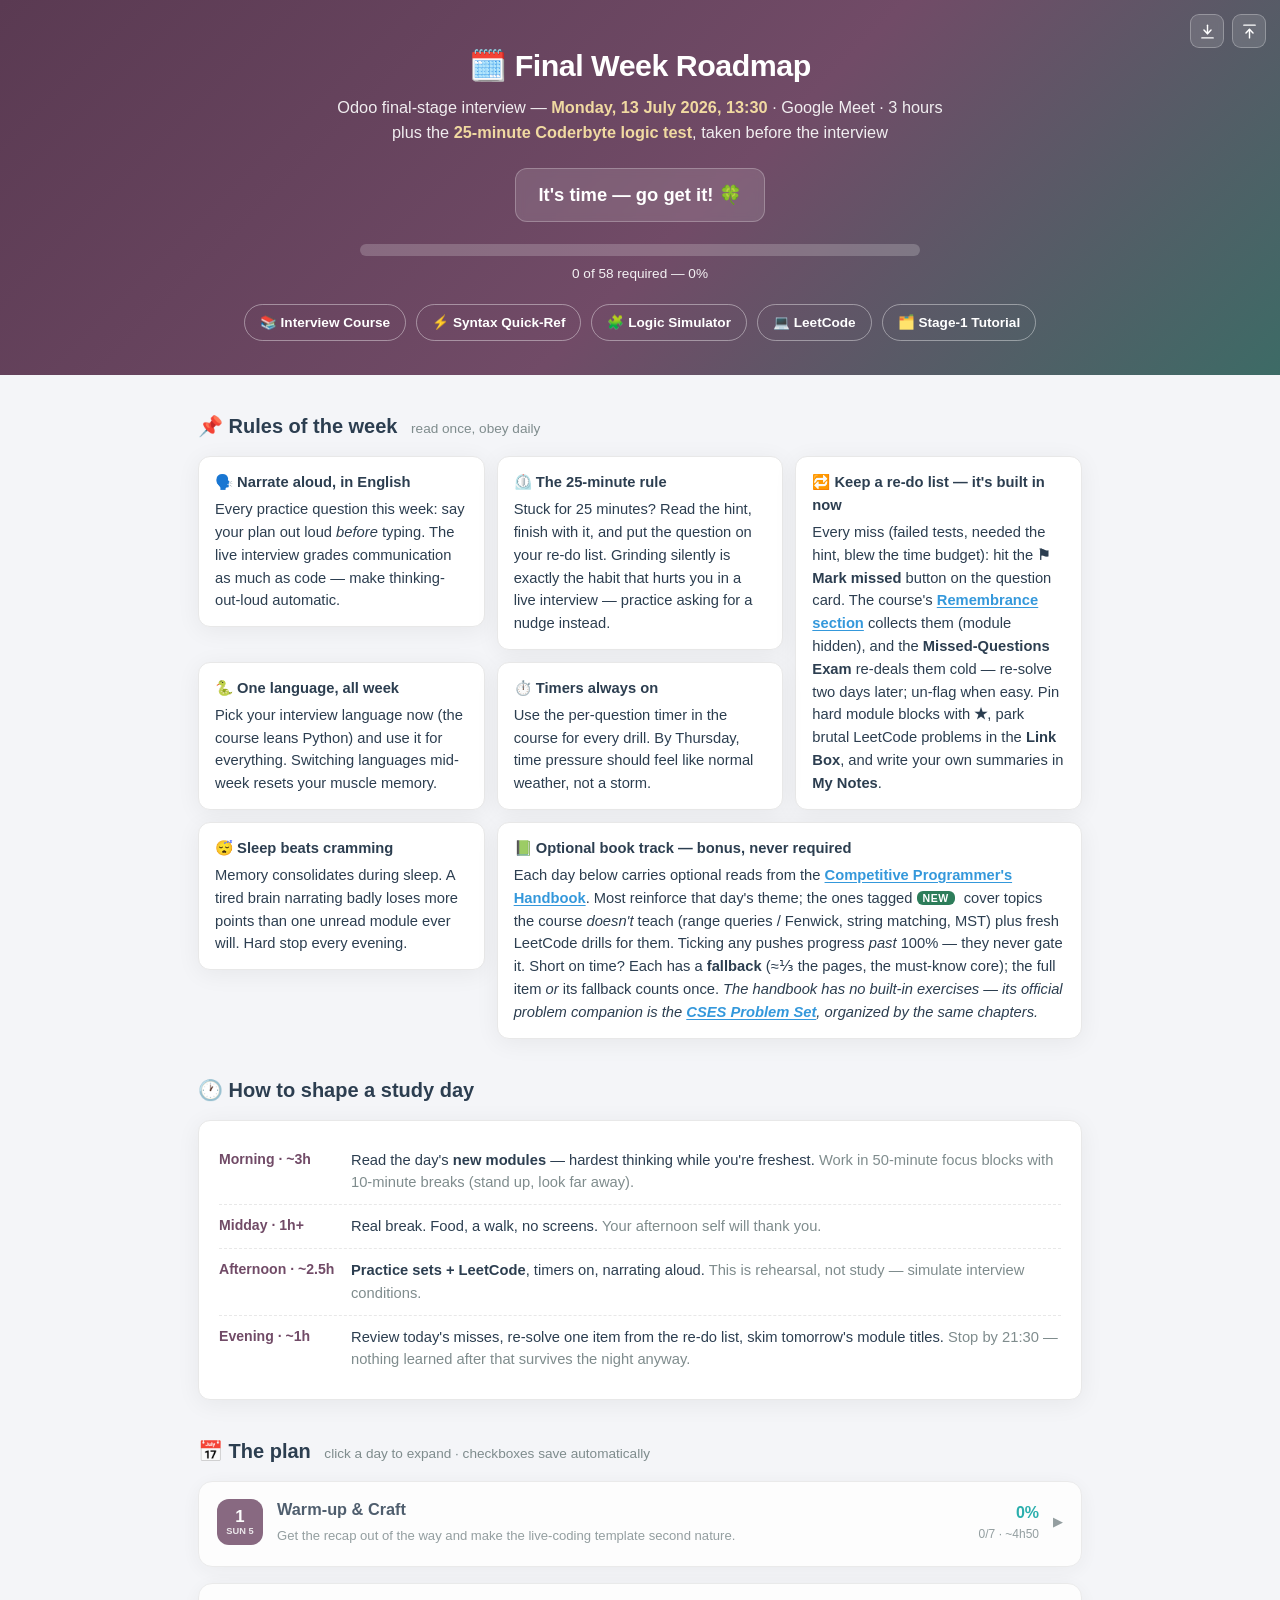
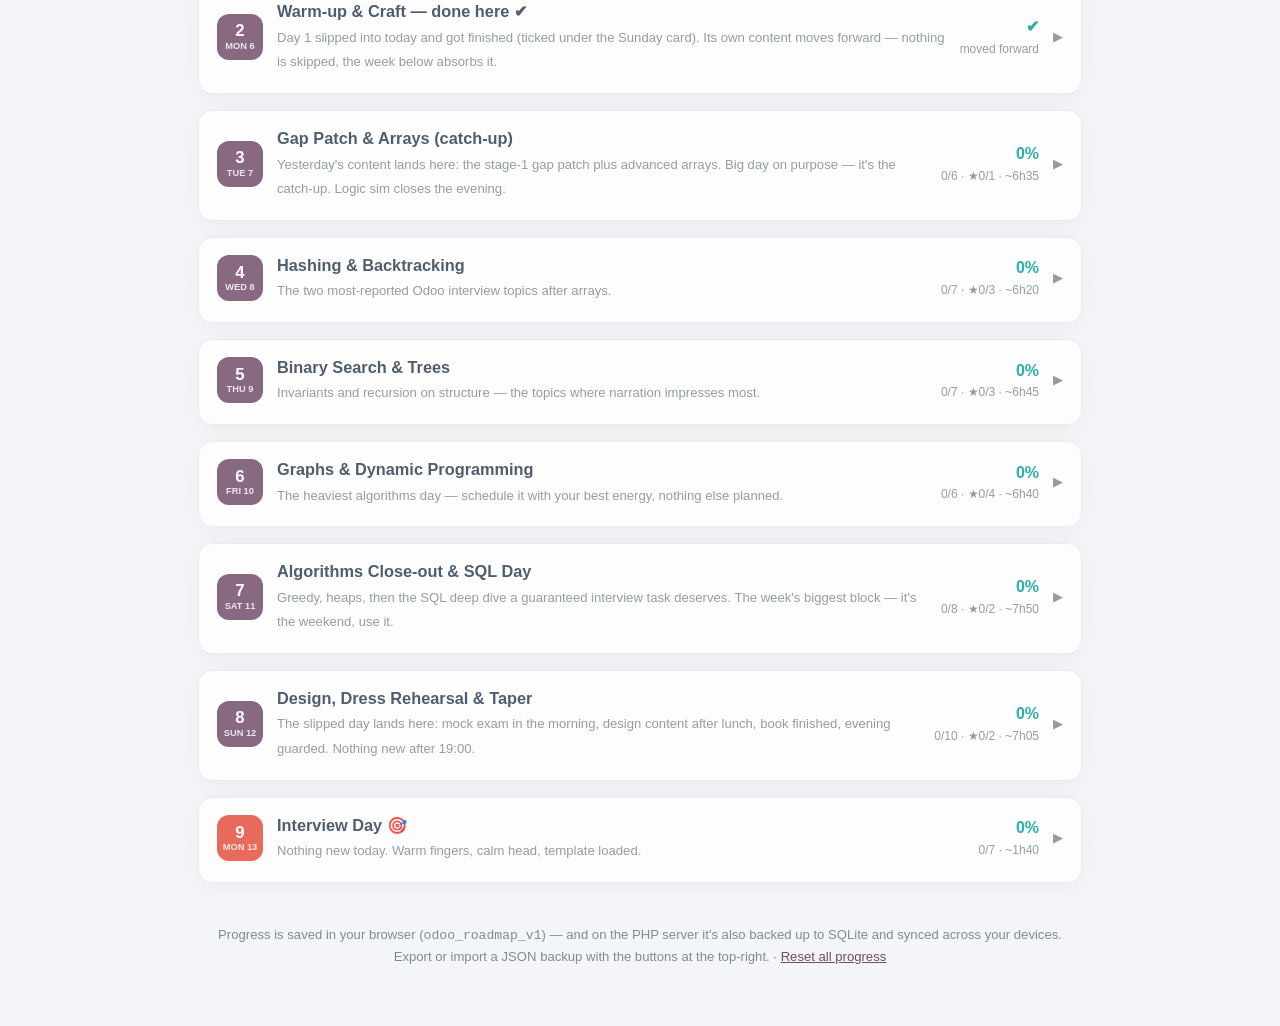
<file: tutorials/roadmap/index.html>
<!DOCTYPE html>
<html lang="en">
<head>
<meta charset="UTF-8">
<meta name="viewport" content="width=device-width, initial-scale=1.0">
<title>Final Week Roadmap — Odoo Interview</title>
<style>
    :root {
        --primary: #714B67;
        --primary-light: #8f6a85;
        --primary-dark: #5a3a52;
        --accent: #00A09D;
        --accent-light: #e6f7f7;
        --danger: #E74C3C;
        --warning: #F39C12;
        --success: #27AE60;
        --info: #3498DB;
        --bg: #f4f5f8;
        --card-bg: #ffffff;
        --text: #2c3e50;
        --text-light: #7f8c8d;
        --border: #e8e8e8;
        --shadow: 0 4px 24px rgba(0,0,0,0.06);
        --shadow-lg: 0 12px 40px rgba(0,0,0,0.12);
    }
    @media (prefers-color-scheme: dark) {
        :root {
            --bg: #16141a;
            --card-bg: #211e27;
            --text: #e8e4ee;
            --text-light: #9a93a5;
            --border: #35313d;
            --accent-light: #10312f;
            --shadow: 0 4px 24px rgba(0,0,0,0.35);
            --shadow-lg: 0 12px 40px rgba(0,0,0,0.5);
        }
    }
    * { margin: 0; padding: 0; box-sizing: border-box; }
    body {
        font-family: 'Inter', -apple-system, BlinkMacSystemFont, sans-serif;
        background: var(--bg);
        color: var(--text);
        line-height: 1.55;
        padding-bottom: 60px;
    }
    .wrap { max-width: 920px; margin: 0 auto; padding: 0 18px; }

    /* ---------- hero ---------- */
    .hero {
        position: relative;
        background: linear-gradient(135deg, var(--primary-dark), var(--primary) 55%, #3d6b66);
        color: #fff;
        padding: 42px 18px 34px;
        text-align: center;
    }
    .hero-actions {
        position: absolute; top: 14px; right: 14px;
        display: flex; gap: 8px;
    }
    .hero-io-btn {
        display: inline-flex; align-items: center; justify-content: center;
        width: 34px; height: 34px; padding: 0;
        background: rgba(255,255,255,0.12);
        border: 1px solid rgba(255,255,255,0.28);
        border-radius: 9px; color: #fff; cursor: pointer;
        backdrop-filter: blur(4px);
        transition: background .15s, border-color .15s, transform .15s;
    }
    .hero-io-btn:hover {
        background: rgba(255,255,255,0.24);
        border-color: rgba(255,255,255,0.55);
        transform: translateY(-1px);
    }
    #rmToast {
        position: fixed; left: 50%; bottom: 26px;
        transform: translateX(-50%) translateY(12px);
        background: #1f2937; color: #fff;
        padding: 10px 18px; border-radius: 10px;
        font-size: 0.9rem; font-weight: 500;
        box-shadow: 0 8px 24px rgba(0,0,0,0.28);
        opacity: 0; pointer-events: none; z-index: 9999;
        transition: opacity .2s, transform .2s;
    }
    #rmToast.show { opacity: 1; transform: translateX(-50%) translateY(0); }
    #rmToast.bad { background: #b23b3b; }
    .hero h1 { font-size: 1.9rem; letter-spacing: -0.5px; }
    .hero .sub { opacity: 0.9; margin-top: 6px; font-size: 1.02rem; }
    .hero .sub strong { color: #ffe9a8; }
    .countdown {
        display: flex; justify-content: center; gap: 14px;
        margin: 22px auto 4px; flex-wrap: wrap;
    }
    .cd-box {
        background: rgba(255,255,255,0.12);
        border: 1px solid rgba(255,255,255,0.25);
        border-radius: 12px; padding: 10px 16px; min-width: 84px;
        backdrop-filter: blur(4px);
    }
    .cd-box b { display: block; font-size: 1.7rem; font-variant-numeric: tabular-nums; }
    .cd-box span { font-size: 0.72rem; text-transform: uppercase; letter-spacing: 1px; opacity: 0.85; }
    .overall { max-width: 560px; margin: 22px auto 0; }
    .overall .bar {
        height: 12px; border-radius: 6px; overflow: hidden;
        background: rgba(255,255,255,0.2);
    }
    .overall .fill {
        height: 100%; width: 0%;
        background: linear-gradient(90deg, #ffd166, #06d6a0);
        border-radius: 6px; transition: width 0.5s ease;
    }
    .overall .lbl { font-size: 0.85rem; margin-top: 7px; opacity: 0.92; }
    .quick-links { margin-top: 20px; display: flex; gap: 10px; justify-content: center; flex-wrap: wrap; }
    .quick-links a {
        color: #fff; text-decoration: none; font-size: 0.85rem; font-weight: 600;
        border: 1px solid rgba(255,255,255,0.4); border-radius: 20px; padding: 7px 15px;
        transition: background 0.2s;
    }
    .quick-links a:hover { background: rgba(255,255,255,0.15); }

    /* ---------- rules & rhythm ---------- */
    h2.section { margin: 36px 0 14px; font-size: 1.25rem; }
    h2.section small { color: var(--text-light); font-weight: 400; font-size: 0.85rem; margin-left: 8px; }
    /* Explicit placement: the tall "re-do list" card is pinned down column 3 so the
       shorter cards pack into columns 1–2 with no dead space, and the long book-track
       card is widened across the bottom to cut its height. align-items:start keeps each
       card at its own content height. */
    .rules { display: grid; grid-template-columns: repeat(3, 1fr); gap: 12px; align-items: start; }
    .rules .r-narrate { grid-column: 1; grid-row: 1; }
    .rules .r-time    { grid-column: 2; grid-row: 1; }
    .rules .r-redo    { grid-column: 3; grid-row: 1 / span 2; }
    .rules .r-lang    { grid-column: 1; grid-row: 2; }
    .rules .r-timers  { grid-column: 2; grid-row: 2; }
    .rules .r-sleep   { grid-column: 1; grid-row: 3; }
    .rules .r-book    { grid-column: 2 / span 2; grid-row: 3; }
    @media (max-width: 780px) {
        .rules { grid-template-columns: 1fr 1fr; }
        .rules .rule { grid-column: auto !important; grid-row: auto !important; }
        .rules .r-book { grid-column: 1 / span 2 !important; }
    }
    @media (max-width: 520px) {
        .rules { grid-template-columns: 1fr; }
        .rules .r-book { grid-column: 1 !important; }
    }
    .rule {
        background: var(--card-bg); border: 1px solid var(--border); border-radius: 12px;
        padding: 14px 16px; box-shadow: var(--shadow); font-size: 0.92rem;
    }
    /* Only the leading <b> is the card title — inline <b> emphasis stays inline. */
    .rule b:first-child { display: block; margin-bottom: 4px; }
    .rule a { color: var(--info); font-weight: 600; text-decoration: underline; text-underline-offset: 2px; }
    .rhythm {
        background: var(--card-bg); border: 1px solid var(--border); border-radius: 12px;
        box-shadow: var(--shadow); padding: 18px 20px;
    }
    .rhythm .block { display: flex; gap: 14px; padding: 10px 0; border-bottom: 1px dashed var(--border); }
    .rhythm .block:last-child { border-bottom: none; }
    .rhythm .when {
        flex: 0 0 118px; font-weight: 700; font-size: 0.88rem; color: var(--primary);
    }
    @media (prefers-color-scheme: dark) { .rhythm .when { color: var(--primary-light); } }
    .rhythm .what { font-size: 0.92rem; }
    .rhythm .what span { color: var(--text-light); }

    /* ---------- day cards ---------- */
    .day {
        background: var(--card-bg); border: 1px solid var(--border); border-radius: 14px;
        box-shadow: var(--shadow); margin-bottom: 16px; overflow: hidden;
        transition: box-shadow 0.25s;
    }
    .day.today { border: 2px solid var(--accent); box-shadow: var(--shadow-lg); }
    .day.past:not(.today) { opacity: 0.82; }
    .day-head {
        display: flex; align-items: center; gap: 14px; padding: 15px 18px;
        cursor: pointer; user-select: none;
    }
    .day-head:hover { background: rgba(113,75,103,0.05); }
    .day-num {
        flex: 0 0 46px; height: 46px; border-radius: 12px;
        background: var(--primary); color: #fff; font-weight: 800;
        display: flex; flex-direction: column; align-items: center; justify-content: center;
        font-size: 1.05rem; line-height: 1.1;
    }
    .day-num small { font-size: 0.58rem; font-weight: 600; opacity: 0.85; text-transform: uppercase; }
    .day.interview-day .day-num { background: var(--danger); }
    .day-title { flex: 1; min-width: 0; }
    .day-title b { font-size: 1.02rem; display: block; }
    .day-title span { font-size: 0.82rem; color: var(--text-light); }
    .today-chip {
        background: var(--accent); color: #fff; font-size: 0.68rem; font-weight: 700;
        border-radius: 10px; padding: 2px 9px; text-transform: uppercase; letter-spacing: 0.5px;
        margin-left: 8px; vertical-align: 2px;
    }
    .day-meta { text-align: right; flex-shrink: 0; }
    .day-meta .pct { font-weight: 800; font-size: 1rem; color: var(--accent); font-variant-numeric: tabular-nums; }
    .day-meta .est { font-size: 0.75rem; color: var(--text-light); }
    .day-bar { height: 4px; background: transparent; }
    .day-bar .fill { height: 100%; background: var(--accent); width: 0%; transition: width 0.4s; }
    .chev { color: var(--text-light); transition: transform 0.25s; font-size: 0.8rem; }
    .day.open .chev { transform: rotate(90deg); }
    .day-body { display: none; padding: 4px 18px 16px; }
    .day.open .day-body { display: block; animation: slideIn 0.25s ease; }
    @keyframes slideIn { from { opacity: 0; transform: translateY(-6px); } to { opacity: 1; transform: none; } }

    .task {
        display: flex; align-items: flex-start; gap: 11px;
        padding: 9px 10px; border-radius: 9px; margin: 3px 0;
        transition: background 0.15s;
    }
    .task:hover { background: rgba(113,75,103,0.06); }
    .task input[type="checkbox"] {
        width: 19px; height: 19px; margin-top: 2px; accent-color: var(--accent);
        cursor: pointer; flex-shrink: 0;
    }
    .task.done .t-label { text-decoration: line-through; color: var(--text-light); }
    .t-label { font-size: 0.93rem; flex: 1; cursor: pointer; }
    .t-label a { color: var(--info); text-decoration: none; font-weight: 600; }
    .t-label a:hover { text-decoration: underline; }
    .t-est { font-size: 0.74rem; color: var(--text-light); flex-shrink: 0; margin-top: 3px; font-variant-numeric: tabular-nums; }
    .cat {
        flex-shrink: 0; margin-top: 1px; font-size: 0.66rem; font-weight: 800;
        border-radius: 8px; padding: 3px 8px; text-transform: uppercase; letter-spacing: 0.4px;
        color: #fff; min-width: 52px; text-align: center;
    }
    .cat-read  { background: var(--info); }
    .cat-drill { background: var(--primary); }
    .cat-code  { background: var(--accent); }
    .cat-logic { background: var(--warning); }
    .cat-prep  { background: var(--success); }
    .cat-api   { background: #b45ad6; }
    .cat-book  { background: #b5843a; }
    .cat-alt   { background: #9a8c74; }
    .day-note {
        margin-top: 10px; padding: 10px 14px; border-left: 3px solid var(--warning);
        background: rgba(243,156,18,0.08); border-radius: 0 9px 9px 0; font-size: 0.87rem;
    }

    /* ---------- optional (book) track ---------- */
    .opt-head {
        margin: 16px 0 4px; padding-top: 13px; border-top: 1px dashed var(--border);
        font-size: 0.78rem; font-weight: 800; letter-spacing: 0.4px; text-transform: uppercase;
        color: var(--text-light); display: flex; align-items: center; gap: 8px; flex-wrap: wrap;
    }
    .opt-head .opt-badge {
        background: #b5843a; color: #fff; border-radius: 8px; padding: 2px 9px;
        font-size: 0.64rem; letter-spacing: 0.5px;
    }
    .opt-head .opt-note { font-weight: 600; text-transform: none; letter-spacing: 0; font-size: 0.76rem; }
    .opt-details { margin-top: 2px; }
    .opt-details > summary { list-style: none; cursor: pointer; outline: none; }
    .opt-details > summary::-webkit-details-marker { display: none; }
    .opt-details > summary:hover { color: var(--text); }
    .opt-count {
        background: rgba(181,132,58,0.18); color: #b5843a; border-radius: 8px;
        padding: 1px 8px; font-size: 0.7rem; font-weight: 800; margin-left: auto;
    }
    .opt-chev { font-size: 0.7rem; color: var(--text-light); transition: transform 0.2s; }
    .opt-details[open] .opt-chev { transform: rotate(90deg); }
    .opt-group {
        border: 1px solid var(--border); border-radius: 11px; margin: 8px 0;
        background: rgba(181,132,58,0.045); overflow: hidden; transition: border-color 0.2s, background 0.2s;
    }
    .opt-group.credited { border-color: #b5843a; background: rgba(181,132,58,0.11); }
    .opt-group .task { margin: 0; border-radius: 0; }
    .opt-group .task:hover { background: rgba(181,132,58,0.10); }
    .task.alt {
        padding-left: 30px; border-top: 1px dashed var(--border);
        background: rgba(0,0,0,0.015);
    }
    @media (prefers-color-scheme: dark) { .task.alt { background: rgba(255,255,255,0.02); } }
    .task.alt .t-label { font-size: 0.87rem; color: var(--text-light); }
    .task.alt .fallback-tag { font-weight: 800; color: #b5843a; }
    .opt-group.main-done .task.alt { opacity: 0.5; }
    .opt-group.main-done .task.alt .t-label::after {
        content: " — covered by the full read"; color: var(--text-light); font-style: italic; font-size: 0.8rem;
    }
    .newtag {
        background: #2d7d5a; color: #fff; border-radius: 6px; padding: 1px 6px;
        font-size: 0.66rem; font-weight: 800; letter-spacing: 0.5px; margin-right: 5px;
        vertical-align: 1px;
    }
    .overall .fill.full { background: linear-gradient(90deg, #ffd166, #ffb703); }

    footer { text-align: center; color: var(--text-light); font-size: 0.82rem; margin-top: 42px; }
    footer a { color: var(--primary); }
    @media (prefers-color-scheme: dark) { footer a { color: var(--primary-light); } }
    @media (max-width: 560px) {
        .day-meta .est { display: none; }
        .t-est { display: none; }
        .cat { min-width: 0; }
    }
</style>
<script src="../../sync.js"></script>
</head>
<body>

<div class="hero">
    <div class="hero-actions">
        <button id="exportBtn" class="hero-io-btn" title="Export all progress to a JSON file" aria-label="Export all progress to a JSON file">
            <svg viewBox="0 0 24 24" width="17" height="17" fill="none" stroke="currentColor" stroke-width="2" stroke-linecap="round" stroke-linejoin="round" aria-hidden="true"><path d="M12 3v12"/><path d="M7 10l5 5 5-5"/><path d="M4 21h16"/></svg>
        </button>
        <button id="importBtn" class="hero-io-btn" title="Import progress from a JSON file" aria-label="Import progress from a JSON file">
            <svg viewBox="0 0 24 24" width="17" height="17" fill="none" stroke="currentColor" stroke-width="2" stroke-linecap="round" stroke-linejoin="round" aria-hidden="true"><path d="M12 21V9"/><path d="M7 14l5-5 5 5"/><path d="M4 3h16"/></svg>
        </button>
    </div>
    <h1>🗓️ Final Week Roadmap</h1>
    <div class="sub">Odoo final-stage interview — <strong>Monday, 13 July 2026, 13:30</strong> · Google Meet · 3 hours<br>
    plus the <strong>25-minute Coderbyte logic test</strong>, taken before the interview</div>
    <div class="countdown" id="countdown"></div>
    <div class="overall">
        <div class="bar"><div class="fill" id="overallFill"></div></div>
        <div class="lbl" id="overallLbl"></div>
    </div>
    <div class="quick-links">
        <a href="../interview-final/index.html">📚 Interview Course</a>
        <a href="../quickref/index.html">⚡ Syntax Quick-Ref</a>
        <a href="../logictest/index.html">🧩 Logic Simulator</a>
        <a href="https://leetcode.com/problemset/" target="_blank" rel="noopener">💻 LeetCode</a>
        <a href="../algorithms/index.html">🗂️ Stage-1 Tutorial</a>
    </div>
</div>

<div class="wrap">

    <h2 class="section">📌 Rules of the week <small>read once, obey daily</small></h2>
    <div class="rules">
        <div class="rule r-narrate"><b>🗣️ Narrate aloud, in English</b>
            Every practice question this week: say your plan out loud <em>before</em> typing.
            The live interview grades communication as much as code — make thinking-out-loud automatic.</div>
        <div class="rule r-time"><b>⏲️ The 25-minute rule</b>
            Stuck for 25 minutes? Read the hint, finish with it, and put the question on your re-do list.
            Grinding silently is exactly the habit that hurts you in a live interview — practice asking for a nudge instead.</div>
        <div class="rule r-redo"><b>🔁 Keep a re-do list — it's built in now</b>
            Every miss (failed tests, needed the hint, blew the time budget): hit the <b>⚑ Mark missed</b>
            button on the question card. The course's <a href="../interview-final/index.html#re/missed">Remembrance
            section</a> collects them (module hidden), and the <b>Missed-Questions Exam</b> re-deals them cold —
            re-solve two days later; un-flag when easy. Pin hard module blocks with <b>★</b>, park brutal LeetCode
            problems in the <b>Link Box</b>, and write your own summaries in <b>My Notes</b>.</div>
        <div class="rule r-lang"><b>🐍 One language, all week</b>
            Pick your interview language now (the course leans Python) and use it for everything.
            Switching languages mid-week resets your muscle memory.</div>
        <div class="rule r-timers"><b>⏱️ Timers always on</b>
            Use the per-question timer in the course for every drill. By Thursday, time pressure
            should feel like normal weather, not a storm.</div>
        <div class="rule r-sleep"><b>😴 Sleep beats cramming</b>
            Memory consolidates during sleep. A tired brain narrating badly loses more points than
            one unread module ever will. Hard stop every evening.</div>
        <div class="rule r-book"><b>📗 Optional book track — bonus, never required</b>
            Each day below carries optional reads from the
            <a href="https://cses.fi/book/book.pdf" target="_blank" rel="noopener">Competitive Programmer's Handbook</a>.
            Most reinforce that day's theme; the ones tagged <span class="newtag">NEW</span> cover topics the course
            <em>doesn't</em> teach (range queries / Fenwick, string matching, MST) plus fresh LeetCode drills for them.
            Ticking any pushes progress <em>past</em> 100% — they never gate it. Short on time? Each has a
            <b>fallback</b> (≈⅓ the pages, the must-know core); the full item <em>or</em> its fallback counts once.
            <em>The handbook has no built-in exercises — its official problem companion is the
            <a href="https://cses.fi/problemset/" target="_blank" rel="noopener">CSES Problem Set</a>, organized by the same chapters.</em></div>
    </div>

    <h2 class="section">🕐 How to shape a study day</h2>
    <div class="rhythm">
        <div class="block"><div class="when">Morning · ~3h</div>
            <div class="what">Read the day's <b>new modules</b> — hardest thinking while you're freshest.
            <span>Work in 50-minute focus blocks with 10-minute breaks (stand up, look far away).</span></div></div>
        <div class="block"><div class="when">Midday · 1h+</div>
            <div class="what">Real break. Food, a walk, no screens. <span>Your afternoon self will thank you.</span></div></div>
        <div class="block"><div class="when">Afternoon · ~2.5h</div>
            <div class="what"><b>Practice sets + LeetCode</b>, timers on, narrating aloud.
            <span>This is rehearsal, not study — simulate interview conditions.</span></div></div>
        <div class="block"><div class="when">Evening · ~1h</div>
            <div class="what">Review today's misses, re-solve one item from the re-do list, skim tomorrow's module titles.
            <span>Stop by 21:30 — nothing learned after that survives the night anyway.</span></div></div>
    </div>

    <h2 class="section">📅 The plan <small>click a day to expand · checkboxes save automatically</small></h2>
    <div id="days"></div>

    <footer>
        Progress is saved in your browser (<code>odoo_roadmap_v1</code>) — and on the PHP server it's also
        backed up to SQLite and synced across your devices. Export or import a JSON backup with the
        buttons at the top-right. · <a href="#" id="resetBtn">Reset all progress</a>
    </footer>
</div>

<script>
"use strict";

const INTERVIEW_AT = new Date(2026, 6, 13, 13, 30, 0); // Mon 13 July 2026, 13:30 local

// cat: read (course modules) | drill (practice sets) | code (LeetCode) | logic (simulator) | prep (logistics/mocks)
const IF = "../interview-final/index.html";
const LT = "../logictest/index.html";
const lc = (slug, txt) => `<a href="https://leetcode.com/problems/${slug}/" target="_blank" rel="noopener">${txt}</a>`;

const PLAN = [
{
    date: "2026-07-05", dow: "Sun", title: "Warm-up & Craft",
    theme: "Get the recap out of the way and make the live-coding template second nature.",
    tasks: [
        { cat: "read",  est: 45,  label: `<a href="${IF}">Module 1 — Recap of Stage-1 Algorithms</a>. If any pillar feels shaky, note it — PS1 will confirm.` },
        { cat: "drill", est: 75,  label: `Practice Set 1 (6 recap drills, incl. one SQL). Whichever drill blows its time budget marks tonight's re-read.` },
        { cat: "read",  est: 40,  label: `<a href="${IF}">Module 2 — Live-Coding Craft</a>, including the day-of-interview checklist at the end.` },
        { cat: "drill", est: 45,  label: `Practice Set 2 (3 easy drills) — but run the full 6-step template <em>aloud</em> on each. The problems are easy on purpose; the template is the workout.` },
        { cat: "logic", est: 30,  label: `<a href="${LT}">Logic simulator, attempt 1</a> — baseline score. Don't study for it first; you want an honest number.` },
        { cat: "code",  est: 45,  label: `LeetCode warm-up, timed &amp; narrated: ${lc("two-sum","Two Sum")} (E), ${lc("valid-parentheses","Valid Parentheses")} (E), ${lc("merge-two-sorted-lists","Merge Two Sorted Lists")} (E).` },
        { cat: "prep",  est: 10,  label: `Read the “Rules of the week” above once, properly. Start your re-do list (a plain text file is fine).` },
    ],
},
{
    date: "2026-07-06", dow: "Mon", title: "Warm-up & Craft — done here ✔",
    theme: "Day 1 slipped into today and got finished (ticked under the Sunday card). Its own content moves forward — nothing is skipped, the week below absorbs it.",
    tasks: [],
},
{
    date: "2026-07-07", dow: "Tue", title: "Gap Patch & Arrays (catch-up)",
    theme: "Yesterday's content lands here: the stage-1 gap patch plus advanced arrays. Big day on purpose — it's the catch-up. Logic sim closes the evening.",
    tasks: [
        { cat: "read",  est: 60,  label: `<a href="${IF}">Module 2b — Linked Lists, Math &amp; Bit Tricks</a>. Draw the three-pointer surgery on paper at least once.` },
        { cat: "drill", est: 100, label: `Practice Set 2b (8 drills). The linked-list four are the priority — pointer bugs are the classic live-interview time sink.` },
        { cat: "read",  est: 50,  label: `<a href="${IF}">Module 3 — Arrays &amp; Windows, Advanced</a>.` },
        { cat: "drill", est: 120, label: `Practice Set 3 (9 drills — now includes Spiral Matrix, Rotate Image and Basic Calculator II). Covers the LeetCode ground too, so no separate LC block today.` },
        { cat: "api",   est: 35,  label: `<b>FastAPI book</b>, finish Ch 2 — <b>pp. 29–43</b>: Pydantic validation &amp; errors, defaults/required, JSON parsing, custom responses, <code>HTTPException</code>. Type the HTTPException example yourself, don't just read it.` },
        { cat: "logic", est: 30,  label: `<a href="${LT}">Logic simulator, attempt 2</a> — end of the day, as planned. Check the new 📊 Records button after: compare per-category vs attempt 1.` },
    ],
    optionals: [
        {
            cat: "book", est: 40,
            label: `<b>CPH · Ch 2 + Ch 8</b> — <b>pp. 17–24 &amp; 77–82</b>. Big-O calculation rules, complexity classes, estimating efficiency and <b>maximum subarray sum (Kadane)</b>; then two-pointers, nearest smaller elements and sliding-window minimum — the exact array-scan patterns behind today's drills.`,
            alt: { est: 18, label: `<b>pp. 21–24 &amp; 77–79</b> — just <b>maximum subarray sum</b> (§2.4) and the <b>two-pointers method</b> (§8.1), plus a glance at the complexity-class table on p. 20. The two patterns you'll actually type.` },
        },
    ],
},
{
    date: "2026-07-08", dow: "Wed", title: "Hashing & Backtracking",
    theme: "The two most-reported Odoo interview topics after arrays.",
    tasks: [
        { cat: "read",  est: 45,  label: `<a href="${IF}">Module 4 — Hash Maps, Sets &amp; Counting</a>.` },
        { cat: "drill", est: 60,  label: `Practice Set 4 (4 drills).` },
        { cat: "read",  est: 50,  label: `<a href="${IF}">Module 5 — Recursion &amp; Backtracking</a>. Be able to write the choose–explore–unchoose skeleton from memory.` },
        { cat: "drill", est: 95,  label: `Practice Set 5 (6 drills — now includes Subsets).` },
        { cat: "code",  est: 70,  label: `LeetCode: ${lc("group-anagrams","Group Anagrams")} (M), ${lc("subarray-sum-equals-k","Subarray Sum Equals K")} (M), ${lc("permutations","Permutations")} (M).` },
        { cat: "api",   est: 40,  label: `<b>FastAPI book</b>, Ch 3 + §4.1 — <b>pp. 44–59</b>: async/await, <code>async def</code>, SQLAlchemy setup and the CRUD API. Code along with the CRUD example in a scratch venv.` },
        { cat: "prep",  est: 20,  label: `Evening: re-solve one miss from your ⚑ re-do list, from scratch.` },
    ],
    optionals: [
        {
            cat: "book", est: 40,
            label: `<b>CPH · Ch 5 + §4.2–4.4</b> — <b>pp. 47–56 &amp; 37–41</b>. Generating subsets &amp; permutations, the <b>backtracking</b> skeleton, pruning the search, meet-in-the-middle; plus set vs map vs iterators — the counting/lookup toolbox behind today's hashing set.`,
            alt: { est: 15, label: `<b>pp. 47–51 &amp; 37–39</b> — subsets (§5.1) and the <b>backtracking</b> template (§5.3), and a one-page look at <b>set vs map</b> (§4.2–4.3). Skip pruning and meet-in-the-middle.` },
        },
        {
            cat: "book", est: 35,
            label: `<span class="newtag">NEW</span><b>CPH · Ch 26 — String Algorithms</b> — <b>pp. 243–250</b>. The <b>trie</b>, <b>string hashing / polynomial (Rabin–Karp)</b> for O(1) substring compares, and the <b>Z-algorithm</b> for pattern matching. The course hashes for <em>counting</em> but never teaches string-pattern matching — this is the gap.`,
            alt: { est: 14, label: `<b>pp. 244–247</b> — the <b>trie</b> (§26.2) and <b>string hashing</b> (§26.3), which solve most string questions; skim the O(n) pattern-matching idea on p. 246. Skip the Z-algorithm.` },
        },
        {
            cat: "code", est: 45,
            label: `<span class="newtag">NEW</span><b>String-matching drills</b> (no twin in your practice sets): ${lc("implement-trie-prefix-tree","Implement Trie")} (M), ${lc("find-the-index-of-the-first-occurrence-in-a-string","Find First Occurrence / strStr")} (E), ${lc("longest-happy-prefix","Longest Happy Prefix")} (H, Z/KMP).`,
            alt: { est: 20, label: `Just ${lc("implement-trie-prefix-tree","Implement Trie")} and ${lc("find-the-index-of-the-first-occurrence-in-a-string","strStr")} — the two whose patterns recur most.` },
        },
    ],
},
{
    date: "2026-07-09", dow: "Thu", title: "Binary Search & Trees",
    theme: "Invariants and recursion on structure — the topics where narration impresses most.",
    tasks: [
        { cat: "read",  est: 45,  label: `<a href="${IF}">Module 6 — Binary Search Mastery</a>. Own the lo/hi invariant; never debug boundaries by trial and error again.` },
        { cat: "drill", est: 80,  label: `Practice Set 6 (5 drills).` },
        { cat: "read",  est: 50,  label: `<a href="${IF}">Module 7 — Trees Deep Dive</a>.` },
        { cat: "drill", est: 85,  label: `Practice Set 7 (5 drills).` },
        { cat: "code",  est: 70,  label: `LeetCode: ${lc("search-in-rotated-sorted-array","Search in Rotated Sorted Array")} (M), ${lc("binary-tree-level-order-traversal","Binary Tree Level Order Traversal")} (M), ${lc("validate-binary-search-tree","Validate BST")} (M).` },
        { cat: "api",   est: 45,  label: `<b>FastAPI book</b>, §4.2 + §5.1 — <b>pp. 60–74</b>: sessions, transactions, DB error handling, project structure. Then patch the book's gap: <a href="https://fastapi.tiangolo.com/tutorial/bigger-applications/" target="_blank" rel="noopener">APIRouter (Bigger Applications)</a> + <a href="https://fastapi.tiangolo.com/tutorial/response-model/" target="_blank" rel="noopener">response_model</a> — the book never mentions either (~20 min).` },
        { cat: "logic", est: 30,  label: `<a href="${LT}">Logic simulator, attempt 3</a>. Drill whatever category the 📊 Records trend shows weakest.` },
    ],
    optionals: [
        {
            cat: "book", est: 35,
            label: `<b>CPH · §3.3 + Ch 14</b> — <b>pp. 31–34 &amp; 133–140</b>. The <b>binary-search</b> patterns (incl. "find the largest value that still works"), then tree traversal, tree <b>diameter</b>, all-longest-paths and binary-tree traversals — the invariant + recursion-on-structure this day is about.`,
            alt: { est: 15, label: `<b>pp. 31–34 &amp; 139–140</b> — <b>binary search</b> (§3.3) and the three <b>binary-tree traversals</b> (§14.4); skim the tree-<b>diameter</b> trick on p. 135. The rest is competitive-only.` },
        },
        {
            cat: "book", est: 35,
            label: `<span class="newtag">NEW</span><b>CPH · Ch 9 — Range Queries</b> — <b>pp. 83–94</b>. Prefix sums (1-D and 2-D), a <b>sparse table</b> for range-min, then the <b>binary indexed / Fenwick tree</b> and <b>segment tree</b> for range sum/min/max <em>with updates</em> in O(log n). The course does prefix sums but neither tree structure.`,
            alt: { est: 14, label: `<b>pp. 84–89</b> — prefix sums (§9.1) and the <b>Fenwick / binary indexed tree</b> (§9.2), the smaller structure that answers most "range sum with updates" tasks. Segment tree can wait.` },
        },
        {
            cat: "code", est: 45,
            label: `<span class="newtag">NEW</span><b>Range-query-with-updates drills</b> (no twin yet): ${lc("range-sum-query-mutable","Range Sum Query - Mutable")} (M, Fenwick/segtree), ${lc("range-sum-query-2d-immutable","Range Sum Query 2D - Immutable")} (M, 2-D prefix), then ${lc("count-of-smaller-numbers-after-self","Count of Smaller Numbers After Self")} (H, BIT).`,
            alt: { est: 20, label: `Just ${lc("range-sum-query-mutable","Range Sum Query - Mutable")} — implementing one Fenwick tree end-to-end is the whole lesson.` },
        },
    ],
},
{
    date: "2026-07-10", dow: "Fri", title: "Graphs & Dynamic Programming",
    theme: "The heaviest algorithms day — schedule it with your best energy, nothing else planned.",
    tasks: [
        { cat: "read",  est: 55,  label: `<a href="${IF}">Module 8 — Graphs Deep Dive</a>. BFS/DFS/topological sort as reflexes, grid-as-graph included.` },
        { cat: "drill", est: 100, label: `Practice Set 8 (6 drills — now includes Number of Islands).` },
        { cat: "read",  est: 55,  label: `<a href="${IF}">Module 9 — Dynamic Programming</a>. For every problem, state the subproblem in one sentence before any code.` },
        { cat: "drill", est: 100, label: `Practice Set 9 (6 drills).` },
        { cat: "code",  est: 45,  label: `LeetCode: ${lc("course-schedule","Course Schedule")} (M), ${lc("coin-change","Coin Change")} (M).` },
        { cat: "api",   est: 45,  label: `<b>FastAPI book</b>, §5.2 + §6.1 — <b>pp. 75–91</b>: security (OAuth2/JWT, CORS, middleware) and microservice principles. The auth flow is the likeliest "small backend task" topic — read it slowly.` },
    ],
    optionals: [
        {
            cat: "book", est: 40,
            label: `<b>CPH · Ch 11 + Ch 12</b> — <b>pp. 109–122</b>. Graph terminology, <b>adjacency-list vs matrix</b> representation, then <b>DFS</b> and <b>BFS</b> with their applications (connectivity, cycle-finding, bipartite check). The foundation every graph drill today stands on.`,
            alt: { est: 18, label: `<b>pp. 113–114 &amp; 117–121</b> — the <b>adjacency-list</b> representation (§11.2) plus <b>DFS</b> (§12.1) and <b>BFS</b> (§12.2). Skip the terminology tour and the applications section.` },
        },
        {
            cat: "book", est: 40,
            label: `<b>CPH · Ch 7 — Dynamic Programming</b> — <b>pp. 65–76</b>. The coin problem (min-coins <em>and</em> count-ways), <b>longest increasing subsequence</b>, grid paths, <b>knapsack</b>, <b>edit distance</b> and counting tilings — the six DP shapes that cover most interview DP.`,
            alt: { est: 18, label: `<b>pp. 65–70</b> — the <b>coin problem</b> worked both directions (§7.1); it teaches the "state → transition → base case" template all the others reuse. Then just skim the <b>edit-distance</b> grid on p. 74.` },
        },
        {
            cat: "book", est: 30,
            label: `<span class="newtag">NEW</span><b>CPH · Ch 15 — Spanning Trees</b> — <b>pp. 141–148</b>. <b>Kruskal's</b> (sort edges + union-find) and <b>Prim's</b> (grow from a vertex with a heap) for the <b>minimum spanning tree</b>. The course uses union-find but never MST itself — the classic "connect all points as cheaply as possible" task.`,
            alt: { est: 12, label: `<b>pp. 142–145</b> — <b>Kruskal's</b> algorithm and the <b>union-find</b> it rides on (§15.1–15.2). Skip Prim's; Kruskal alone answers most MST questions.` },
        },
        {
            cat: "code", est: 40,
            label: `<span class="newtag">NEW</span><b>MST drills</b> (no twin yet): ${lc("min-cost-to-connect-all-points","Min Cost to Connect All Points")} (M, Prim/Kruskal), ${lc("number-of-operations-to-make-network-connected","Number of Ops to Make Network Connected")} (M, union-find).`,
            alt: { est: 18, label: `Just ${lc("min-cost-to-connect-all-points","Min Cost to Connect All Points")} — one clean MST implementation, start to finish.` },
        },
    ],
},
{
    date: "2026-07-11", dow: "Sat", title: "Algorithms Close-out & SQL Day",
    theme: "Greedy, heaps, then the SQL deep dive a guaranteed interview task deserves. The week's biggest block — it's the weekend, use it.",
    tasks: [
        { cat: "read",  est: 40,  label: `<a href="${IF}">Module 10 — Greedy &amp; Intervals</a>.` },
        { cat: "drill", est: 85,  label: `Practice Set 10 (6 drills — now includes Insert Interval).` },
        { cat: "read",  est: 40,  label: `<a href="${IF}">Module 11 — Heaps &amp; Priority Queues</a>.` },
        { cat: "drill", est: 60,  label: `Practice Set 11 (4 drills).` },
        { cat: "read",  est: 50,  label: `<a href="${IF}">Module 12 — SQL Deep Dive</a>. One of your three interview tasks is SQL/DB — this module pays rent.` },
        { cat: "drill", est: 110, label: `Practice Set 12 (8 runnable SQL drills — now includes LEFT-JOIN zero-counts and above-department-average).` },
        { cat: "api",   est: 55,  label: `<b>FastAPI book</b>, §6.2 + §7.1 — <b>pp. 92–107</b>: Redis/RabbitMQ, API gateway, Gunicorn vs Uvicorn, secure production setup. Then the two doc pages the book skips: <a href="https://fastapi.tiangolo.com/tutorial/dependencies/" target="_blank" rel="noopener">Dependencies (Depends)</a> + <a href="https://fastapi.tiangolo.com/tutorial/testing/" target="_blank" rel="noopener">Testing (TestClient)</a> (~25 min).` },
        { cat: "prep",  est: 30,  label: `Evening: <b>Missed-Questions Exam</b> in the course — your ⚑ re-do list, dealt cold. Un-flag what's easy now.` },
    ],
    optionals: [
        {
            cat: "book", est: 25,
            label: `<b>CPH · Ch 6 — Greedy</b> — <b>pp. 57–64</b>. The coin problem (and when greedy <em>fails</em>), <b>scheduling</b> / activity-selection, tasks &amp; deadlines, minimizing sums, and Huffman coding — plus the habit of proving a greedy choice is safe.`,
            alt: { est: 10, label: `<b>pp. 57–60</b> — the <b>coin problem</b> (§6.1) and <b>scheduling</b> (§6.2) with its exchange-argument proof. That proof style is the transferable part.` },
        },
        {
            cat: "book", est: 35,
            label: `<b>CPH · Ch 13 — Shortest Paths</b> — <b>pp. 123–132</b>. Bellman–Ford, <b>Dijkstra</b> (built on a <b>priority queue</b> — today's heap topic) and the Floyd–Warshall all-pairs triple loop; when each applies (negative edges vs single-source vs all-pairs).`,
            alt: { est: 12, label: `<b>pp. 126–130</b> — <b>Dijkstra</b> with a heap (§13.2), the one you'll actually reach for; then just read the <b>Floyd–Warshall</b> triple-loop to recognise it (§13.3).` },
        },
    ],
},
{
    date: "2026-07-12", dow: "Sun", title: "Design, Dress Rehearsal & Taper",
    theme: "The slipped day lands here: mock exam in the morning, design content after lunch, book finished, evening guarded. Nothing new after 19:00.",
    tasks: [
        { cat: "prep",  est: 150, label: `<b>Final Exam, deal #1</b> — morning, best energy. 12 questions (8 algorithm + 4 SQL), global timer on, no notes, treat it as the real thing.` },
        { cat: "prep",  est: 40,  label: `Review every exam miss; map each to its module and re-read that module's summary now.` },
        { cat: "read",  est: 45,  label: `<a href="${IF}">Module 13 — Database Design &amp; Indexes</a>. Clustered vs non-clustered was asked verbatim in a real Odoo final interview.` },
        { cat: "drill", est: 60,  label: `Practice Set 13 (3 design questions + 1 runnable SQL). Answer the design ones <em>aloud, completely</em> before hitting Reveal.` },
        { cat: "read",  est: 30,  label: `<a href="${IF}">Modules 14 &amp; 15 — OOP &amp; System Design</a>, summaries and ★-pinned callouts only. (PS14/PS15 are optional-if-ahead — this interview format leans algorithms + SQL.)` },
        { cat: "api",   est: 45,  label: `<b>FastAPI book</b>, finish it 🎉 — <b>pp. 108–133</b>: §7.2 Docker/AWS/GCP, Conclusion, then <em>skim</em> Appendices A–E (CLI, env config, common errors, extensions, example project). Appendix C is the one to actually read.` },
        { cat: "logic", est: 30,  label: `<a href="${LT}">Logic simulator, final attempt</a> (optional if you feel ready) — target ≥ 22/25 relaxed. Real one is tomorrow late morning.` },
        { cat: "prep",  est: 20,  label: `Run Module 2's day-of checklist: mic + webcam via a real Meet test call, IDE font size up, quiet room booked, water, phone silent.` },
        { cat: "prep",  est: 5,   label: `<b>Disable Copilot / ChatGPT / all AI plugins tonight.</b> The recruiter said it plainly: they want to interview you, not a robot.` },
        { cat: "prep",  est: 0,   label: `Early night. Sleep ≥ 8 hours; nothing new after 21:00. The prep is done — trust it.` },
    ],
    optionals: [
        {
            cat: "book", est: 25,
            label: `<b>CPH · §10.1–10.3 + §16.4</b> — <b>pp. 95–100 &amp; 155–156</b>. Bit representation, AND/OR/XOR &amp; shifts, <b>representing sets as bitmasks</b> (straight to your <code>count_set_bits</code> drill), and <b>Floyd's cycle detection</b> (your recent practice). Pure review — only if calm and ahead.`,
            alt: { est: 12, label: `<b>pp. 96–100</b> — <b>bit operations</b> (§10.2) and <b>representing sets</b> as bitmasks (§10.3). Skip Floyd's — you already drilled it in <code>modulars/</code>.` },
        },
        {
            cat: "book", est: 22,
            label: `<b>CPH · §21.1–21.2 — Number Theory</b> — <b>pp. 197–204</b>. Primes &amp; factors, the <b>sieve of Eratosthenes</b>, and <b>modular arithmetic</b> — the theory behind your <code>modulars/</code> prime-detection work. Bonus only; skip guilt-free on taper day.`,
            alt: { est: 10, label: `<b>pp. 197–200</b> — primes, factorization and the <b>sieve of Eratosthenes</b> (§21.1). That's the interview-relevant core; modular arithmetic can wait.` },
        },
    ],
},
{
    date: "2026-07-13", dow: "Mon", title: "Interview Day 🎯", interview: true,
    theme: "Nothing new today. Warm fingers, calm head, template loaded.",
    tasks: [
        { cat: "prep",  est: 0,   label: `Normal breakfast, normal routine. No new topics, no doom-scrolling interview horror stories.` },
        { cat: "code",  est: 20,  label: `One easy warm-up to get fingers moving: ${lc("merge-sorted-array","Merge Sorted Array")} (E), narrated aloud like it's the real thing.` },
        { cat: "read",  est: 15,  label: `Skim Module 2's 6-step template one last time. That's the whole cheat-sheet: clarify → examples → approach → complexity → code → test.` },
        { cat: "read",  est: 20,  label: `Skim the <a href="../quickref/index.html">Syntax Quick-Ref</a> — regex, SQL windows, the Python helpers and algorithm skeletons. Don't study, just refresh what to type. Star nothing new.` },
        { cat: "logic", est: 30,  label: `Take the <b>real Coderbyte logic test</b> (25 min) in a calm late-morning slot — done well before 13:00. A blank page at the end is normal; answers in any order; skip and return.` },
        { cat: "prep",  est: 15,  label: `Re-run the checklist. Close every tab except the IDE and Meet. Water on the desk. Bathroom break at 13:10.` },
        { cat: "prep",  est: 0,   label: `Join the Meet <b>10 minutes early</b>. During the interview: narrate, ask clarifying questions, test your code out loud — and remember the interviewer helping you is part of the format, not a bad sign. 🍀` },
    ],
},
];

// ---------- state ----------
const KEY = "odoo_roadmap_v1";
let state = { tasks: {}, open: {}, optionals: {}, optOpen: {} };
try { state = Object.assign(state, JSON.parse(localStorage.getItem(KEY) || "{}")); } catch (e) {}
if (!state.optionals || typeof state.optionals !== "object") state.optionals = {};
if (!state.optOpen || typeof state.optOpen !== "object") state.optOpen = {};
const save = () => localStorage.setItem(KEY, JSON.stringify(state));

// The plan was rebalanced mid-week (2026-07-07): day-1 ticks are untouched, but any
// saved tick that no longer points at an existing task is dropped so the counts and
// the overall percentage stay truthful (the cleaned state syncs to SQLite as usual).
{
    let pruned = false;
    for (const k of Object.keys(state.tasks)) {
        const [di, ti] = k.split("-").map(Number);
        if (!PLAN[di] || !PLAN[di].tasks[ti]) { delete state.tasks[k]; pruned = true; }
    }
    // Optional (book) ticks live in their own namespace keyed "di-oi-main|alt"
    // so the required-task pruner never touches them; drop any that no longer
    // point at an existing optional (keeps the bonus count honest).
    for (const k of Object.keys(state.optionals)) {
        const m = /^(\d+)-(\d+)-(main|alt)$/.exec(k);
        if (!m || !PLAN[+m[1]] || !(PLAN[+m[1]].optionals || [])[+m[2]]) { delete state.optionals[k]; pruned = true; }
    }
    if (pruned) save();
}

const todayStr = () => {
    const n = new Date();
    return n.getFullYear() + "-" + String(n.getMonth() + 1).padStart(2, "0") + "-" + String(n.getDate()).padStart(2, "0");
};

// ---------- render ----------
const daysEl = document.getElementById("days");
function fmtEst(mins) {
    if (!mins) return "";
    if (mins < 60) return mins + "m";
    const h = Math.floor(mins / 60), m = mins % 60;
    return h + "h" + (m ? String(m).padStart(2, "0") : "");
}
const CAT_LABEL = { read: "Read", drill: "Drill", code: "Code", logic: "Logic", prep: "Prep", api: "API" };

function render() {
    const tstr = todayStr();
    daysEl.innerHTML = "";
    PLAN.forEach((day, di) => {
        const isToday = day.date === tstr;
        const isPast = day.date < tstr;
        const defaultOpen = !isPast;
        const open = state.open[di] !== undefined ? state.open[di] : (isToday || (defaultOpen && !isToday && di === 0));
        const total = day.tasks.length;
        const done = day.tasks.filter((_, ti) => state.tasks[di + "-" + ti]).length;
        const pct = total ? Math.round((done / total) * 100) : 0;
        const est = day.tasks.reduce((s, t) => s + (t.est || 0), 0);
        const opts = day.optionals || [];
        // A bonus is "credited" when EITHER the full read OR its fallback is ticked (never double-counts).
        const optDone = opts.filter((_, oi) => state.optionals[di + "-" + oi + "-main"] || state.optionals[di + "-" + oi + "-alt"]).length;

        const card = document.createElement("div");
        card.className = "day" + (isToday ? " today" : "") + (isPast ? " past" : "") +
            (open ? " open" : "") + (day.interview ? " interview-day" : "");
        card.innerHTML = `
            <div class="day-head">
                <div class="day-num">${di + 1}<small>${day.dow} ${Number(day.date.slice(-2))}</small></div>
                <div class="day-title">
                    <b>${day.title}${isToday ? '<span class="today-chip">Today</span>' : ""}</b>
                    <span>${day.theme}</span>
                </div>
                <div class="day-meta">
                    <div class="pct">${total ? pct + "%" : "✔"}</div>
                    <div class="est">${total ? `${done}/${total}${opts.length ? ` · ★${optDone}/${opts.length}` : ""} · ~${fmtEst(est)}` : "moved forward"}</div>
                </div>
                <div class="chev">▶</div>
            </div>
            <div class="day-bar"><div class="fill" style="width:${pct}%"></div></div>
            <div class="day-body"></div>
        `;
        const body = card.querySelector(".day-body");
        day.tasks.forEach((t, ti) => {
            const id = di + "-" + ti;
            const row = document.createElement("label");
            row.className = "task" + (state.tasks[id] ? " done" : "");
            row.innerHTML = `
                <input type="checkbox" ${state.tasks[id] ? "checked" : ""}>
                <span class="cat cat-${t.cat}">${CAT_LABEL[t.cat]}</span>
                <span class="t-label">${t.label}</span>
                <span class="t-est">${fmtEst(t.est)}</span>
            `;
            row.querySelector("input").addEventListener("change", (e) => {
                if (e.target.checked) state.tasks[id] = true; else delete state.tasks[id];
                save(); render();
            });
            body.appendChild(row);
        });

        // ---- optional book track: full read + fallback, credited at most once ----
        // Collapsed by default (state.optOpen[di] persists the toggle) so the day's
        // required tasks stay the focus; the summary still shows the ★ bonus count.
        if (opts.length) {
            const details = document.createElement("details");
            details.className = "opt-details";
            details.open = !!state.optOpen[di];
            const summary = document.createElement("summary");
            summary.className = "opt-head";
            summary.innerHTML = `<span class="opt-badge">Bonus</span> Optional — Competitive Programmer's Handbook <span class="opt-note">· counts past 100%, never required · full read <b>or</b> fallback = 1</span><span class="opt-count">★ ${optDone}/${opts.length}</span><span class="opt-chev">▶</span>`;
            details.appendChild(summary);
            details.addEventListener("toggle", () => { state.optOpen[di] = details.open; save(); });
            opts.forEach((o, oi) => {
                const mainId = di + "-" + oi + "-main", altId = di + "-" + oi + "-alt";
                const mainOn = !!state.optionals[mainId], altOn = !!state.optionals[altId];
                const grp = document.createElement("div");
                grp.className = "opt-group" + (mainOn || altOn ? " credited" : "") + (mainOn ? " main-done" : "");

                const mrow = document.createElement("label");
                mrow.className = "task" + (mainOn ? " done" : "");
                mrow.innerHTML = `
                    <input type="checkbox" ${mainOn ? "checked" : ""}>
                    <span class="cat cat-book">Book</span>
                    <span class="t-label">${o.label}</span>
                    <span class="t-est">${fmtEst(o.est)}</span>
                `;
                mrow.querySelector("input").addEventListener("change", (e) => {
                    if (e.target.checked) state.optionals[mainId] = true; else delete state.optionals[mainId];
                    save(); render();
                });

                const arow = document.createElement("label");
                arow.className = "task alt" + (altOn ? " done" : "");
                arow.innerHTML = `
                    <input type="checkbox" ${altOn ? "checked" : ""}>
                    <span class="cat cat-alt">Alt</span>
                    <span class="t-label"><span class="fallback-tag">↳ Fallback:</span> ${o.alt.label}</span>
                    <span class="t-est">${fmtEst(o.alt.est)}</span>
                `;
                arow.querySelector("input").addEventListener("change", (e) => {
                    if (e.target.checked) state.optionals[altId] = true; else delete state.optionals[altId];
                    save(); render();
                });

                grp.appendChild(mrow);
                grp.appendChild(arow);
                details.appendChild(grp);
            });
            body.appendChild(details);
        }

        if (day.date === "2026-07-12") {
            const note = document.createElement("div");
            note.className = "day-note";
            note.innerHTML = "⚠️ <b>Guard the evening.</b> Mock and design content in daylight, nothing new after 19:00 — tonight, confidence beats coverage.";
            body.appendChild(note);
        }
        card.querySelector(".day-head").addEventListener("click", (e) => {
            if (e.target.closest("a, input")) return;
            state.open[di] = !card.classList.contains("open");
            save(); render();
        });
        daysEl.appendChild(card);
    });

    // overall — denominator is REQUIRED tasks only; optional book credits stack
    // on top, so finishing everything can read above 100% (that's intentional).
    const requiredTotal = PLAN.reduce((s, d) => s + d.tasks.length, 0);
    const requiredDone = Object.keys(state.tasks).length;
    let optCredits = 0;
    PLAN.forEach((d, di) => (d.optionals || []).forEach((_, oi) => {
        if (state.optionals[di + "-" + oi + "-main"] || state.optionals[di + "-" + oi + "-alt"]) optCredits++;
    }));
    const numer = requiredDone + optCredits;
    const pct = Math.round((numer / requiredTotal) * 100);
    const fill = document.getElementById("overallFill");
    fill.style.width = Math.min(100, pct) + "%";
    fill.classList.toggle("full", pct >= 100);
    document.getElementById("overallLbl").textContent =
        `${requiredDone} of ${requiredTotal} required${optCredits ? ` · +${optCredits} bonus` : ""} — ${pct}%${pct > 100 ? " 🎉" : ""}`;
}

// ---------- countdown ----------
const cdEl = document.getElementById("countdown");
function tickCountdown() {
    const ms = INTERVIEW_AT - new Date();
    if (ms <= 0) {
        cdEl.innerHTML = `<div class="cd-box" style="min-width:auto;padding:12px 22px"><b style="font-size:1.15rem">It's time — go get it! 🍀</b></div>`;
        return;
    }
    const d = Math.floor(ms / 86400000);
    const h = Math.floor(ms / 3600000) % 24;
    const m = Math.floor(ms / 60000) % 60;
    const s = Math.floor(ms / 1000) % 60;
    cdEl.innerHTML = [
        [d, d === 1 ? "day" : "days"], [h, "hours"], [m, "min"], [s, "sec"],
    ].map(([v, l]) => `<div class="cd-box"><b>${v}</b><span>${l}</span></div>`).join("");
}
setInterval(tickCountdown, 1000);
tickCountdown();

document.getElementById("resetBtn").addEventListener("click", (e) => {
    e.preventDefault();
    if (confirm("Reset all roadmap progress?")) {
        state = { tasks: {}, open: {} };
        save(); render();
    }
});

// ---------- backup / manual sync (export & import) ----------
// Operates on the whole journey (every odoo_ key), so this page can snapshot or
// restore the entire study state — the same set sync.js pushes to SQLite. Files
// interchange with the interview course's backup (same wrapper format). Handy
// for backups and for hand-syncing where the PHP SQLite bridge isn't running.
const BACKUP_FORMAT = "odoo_final_backup";
function journeyKeys() {
    const out = [];
    for (let i = 0; i < localStorage.length; i++) {
        const k = localStorage.key(i);
        if (/^odoo[-_]/.test(k)) out.push(k);
    }
    return out;
}
let rmToastTimer = null;
function rmToast(msg, bad) {
    let t = document.getElementById("rmToast");
    if (!t) { t = document.createElement("div"); t.id = "rmToast"; document.body.appendChild(t); }
    t.textContent = msg;
    t.className = bad ? "bad show" : "show";
    clearTimeout(rmToastTimer);
    rmToastTimer = setTimeout(() => { t.className = t.className.replace("show", "").trim(); }, 2400);
}
function exportJourney() {
    const data = {};
    journeyKeys().forEach((k) => {
        const raw = localStorage.getItem(k);
        try { data[k] = JSON.parse(raw); } catch (_) { data[k] = raw; }
    });
    if (!Object.keys(data).length) { rmToast("Nothing saved yet to export.", true); return; }
    const payload = JSON.stringify({ app: "odoo-final-interview", format: BACKUP_FORMAT, version: 1, exportedAt: new Date().toISOString(), data }, null, 2);
    const stamp = new Date().toISOString().slice(0, 19).replace(/[:T]/g, "-");
    const blob = new Blob([payload], { type: "application/json" });
    const url = URL.createObjectURL(blob);
    const a = document.createElement("a");
    a.href = url; a.download = "odoo-journey-" + stamp + ".json";
    document.body.appendChild(a); a.click(); a.remove();
    setTimeout(() => URL.revokeObjectURL(url), 1000);
    rmToast("Journey exported.");
}
function importJourneyFromFile(file) {
    if (!file) return;
    const reader = new FileReader();
    reader.onload = () => {
        let parsed;
        try { parsed = JSON.parse(reader.result); } catch (_) { rmToast("That file isn't valid JSON.", true); return; }
        let data = parsed;
        if (parsed && parsed.format === BACKUP_FORMAT && parsed.data && typeof parsed.data === "object") data = parsed.data;
        if (!data || typeof data !== "object" || Array.isArray(data)) { rmToast("No recognizable progress in that file.", true); return; }
        const keys = Object.keys(data).filter((k) => /^odoo[-_]/.test(k));
        if (!keys.length) { rmToast("No recognizable progress in that file.", true); return; }
        if (!confirm("Import " + keys.length + " saved section" + (keys.length > 1 ? "s" : "") + " and replace your current progress? This overwrites what's stored now.")) return;
        keys.forEach((k) => {
            try { localStorage.setItem(k, typeof data[k] === "string" ? data[k] : JSON.stringify(data[k])); } catch (_) {}
        });
        rmToast("Imported — reloading…");
        setTimeout(() => location.reload(), 700);
    };
    reader.onerror = () => rmToast("Couldn't read that file.", true);
    reader.readAsText(file);
}
function pickImportJourney() {
    const input = document.createElement("input");
    input.type = "file"; input.accept = "application/json,.json"; input.style.display = "none";
    input.addEventListener("change", () => { importJourneyFromFile(input.files && input.files[0]); input.remove(); });
    document.body.appendChild(input); input.click();
}
document.getElementById("exportBtn").addEventListener("click", exportJourney);
document.getElementById("importBtn").addEventListener("click", pickImportJourney);

render();
</script>
</body>
</html>
</file>
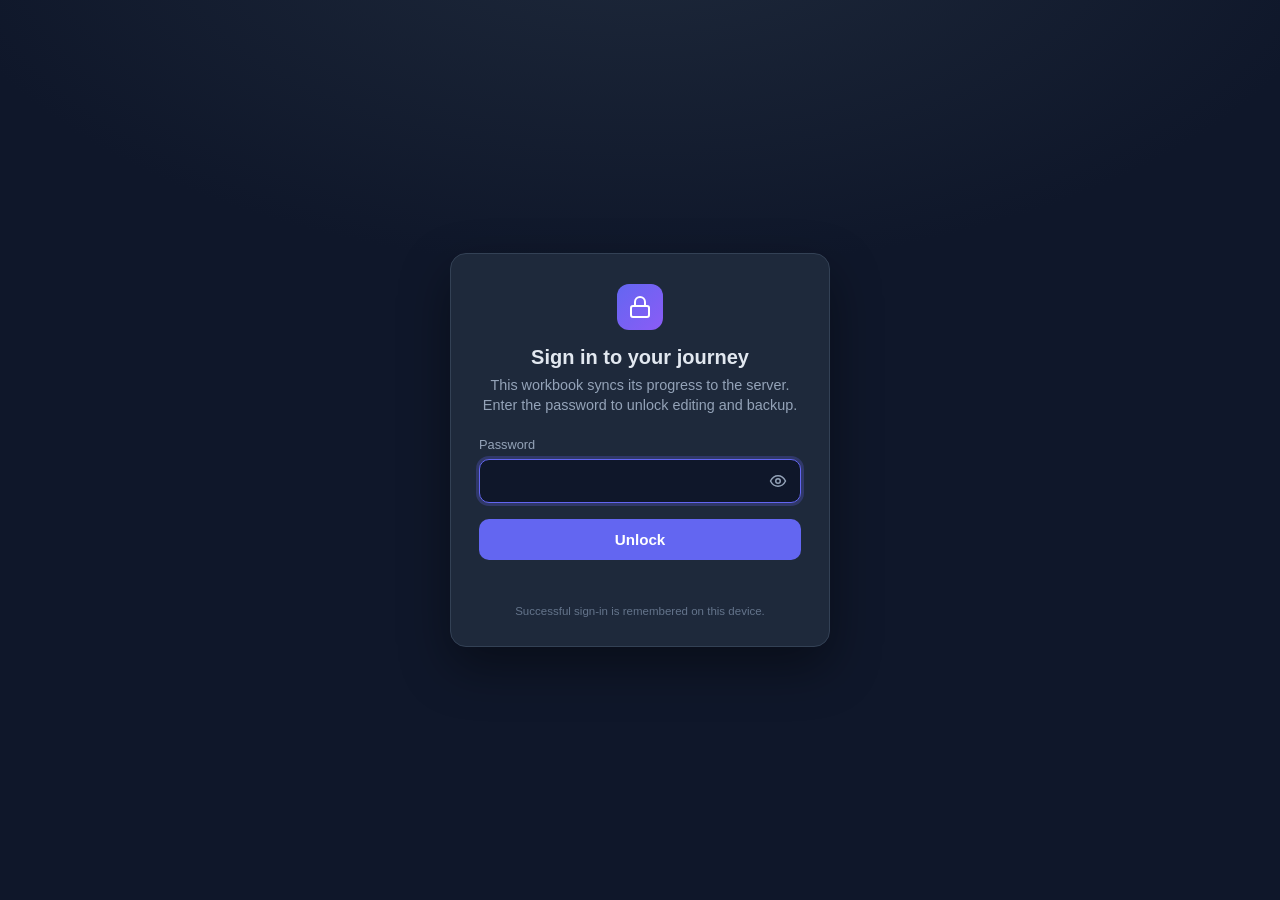
<file: login.html>
<!DOCTYPE html>
<html lang="en">
<head>
  <meta charset="UTF-8" />
  <meta name="viewport" content="width=device-width, initial-scale=1.0" />
  <title>Sign in — Odoo Workbook</title>
  <style>
    :root {
      --bg: #0f172a; --card: #1e293b; --card-border: #334155;
      --text: #e2e8f0; --muted: #94a3b8; --accent: #6366f1; --accent-hi: #818cf8;
      --danger: #f87171; --danger-bg: rgba(248,113,113,0.12);
      --field: #0f172a; --field-border: #475569;
    }
    * { box-sizing: border-box; }
    html, body { height: 100%; margin: 0; }
    body {
      font-family: -apple-system, BlinkMacSystemFont, "Segoe UI", Roboto, Helvetica, Arial, sans-serif;
      background: radial-gradient(1200px 600px at 50% -10%, #1e293b 0%, var(--bg) 60%);
      color: var(--text);
      display: flex; align-items: center; justify-content: center;
      padding: 24px;
    }
    .card {
      width: 100%; max-width: 380px;
      background: var(--card); border: 1px solid var(--card-border);
      border-radius: 16px; padding: 30px 28px 26px;
      box-shadow: 0 20px 50px rgba(0,0,0,0.4);
    }
    .lock {
      width: 46px; height: 46px; border-radius: 12px; margin: 0 auto 16px;
      display: flex; align-items: center; justify-content: center;
      background: linear-gradient(135deg, var(--accent), #8b5cf6); color: #fff;
    }
    h1 { font-size: 1.25rem; margin: 0 0 6px; text-align: center; font-weight: 650; }
    .sub { margin: 0 0 22px; text-align: center; color: var(--muted); font-size: 0.9rem; line-height: 1.4; }
    label { display: block; font-size: 0.8rem; color: var(--muted); margin: 0 0 7px; font-weight: 500; }
    .field { position: relative; }
    input[type="password"], input[type="text"] {
      width: 100%; padding: 12px 42px 12px 14px;
      background: var(--field); border: 1px solid var(--field-border);
      border-radius: 10px; color: var(--text); font-size: 1rem;
      transition: border-color .15s, box-shadow .15s;
    }
    input:focus {
      outline: none; border-color: var(--accent);
      box-shadow: 0 0 0 3px rgba(99,102,241,0.25);
    }
    input:disabled { opacity: 0.55; cursor: not-allowed; }
    .toggle {
      position: absolute; top: 50%; right: 8px; transform: translateY(-50%);
      background: none; border: none; color: var(--muted); cursor: pointer;
      padding: 6px; border-radius: 6px; display: flex;
    }
    .toggle:hover { color: var(--text); }
    button.primary {
      width: 100%; margin-top: 16px; padding: 12px;
      background: var(--accent); color: #fff; border: none; border-radius: 10px;
      font-size: 0.95rem; font-weight: 600; cursor: pointer;
      transition: background .15s, transform .1s;
    }
    button.primary:hover:not(:disabled) { background: var(--accent-hi); }
    button.primary:active:not(:disabled) { transform: translateY(1px); }
    button.primary:disabled { opacity: 0.5; cursor: not-allowed; }
    .msg {
      margin-top: 14px; padding: 10px 12px; border-radius: 9px;
      font-size: 0.85rem; line-height: 1.4; display: none;
    }
    .msg.error { display: block; background: var(--danger-bg); color: var(--danger); border: 1px solid rgba(248,113,113,0.3); }
    .attempts { margin-top: 10px; text-align: center; font-size: 0.78rem; color: var(--muted); min-height: 1em; }
    .local-box { display: none; margin-top: 18px; padding-top: 18px; border-top: 1px solid var(--card-border); text-align: center; }
    .local-box p { margin: 0 0 12px; font-size: 0.84rem; color: var(--muted); line-height: 1.45; }
    button.ghost {
      width: 100%; padding: 11px; background: transparent; color: var(--text);
      border: 1px solid var(--field-border); border-radius: 10px;
      font-size: 0.9rem; font-weight: 500; cursor: pointer; transition: border-color .15s, background .15s;
    }
    button.ghost:hover { border-color: var(--accent); background: rgba(99,102,241,0.08); }
    .foot { margin-top: 20px; text-align: center; font-size: 0.72rem; color: #64748b; line-height: 1.5; }
  </style>
</head>
<body>
  <form class="card" id="loginForm" autocomplete="off">
    <div class="lock" aria-hidden="true">
      <svg viewBox="0 0 24 24" width="24" height="24" fill="none" stroke="currentColor" stroke-width="2" stroke-linecap="round" stroke-linejoin="round"><rect x="3" y="11" width="18" height="11" rx="2"/><path d="M7 11V7a5 5 0 0 1 10 0v4"/></svg>
    </div>
    <h1>Sign in to your journey</h1>
    <p class="sub">This workbook syncs its progress to the server. Enter the password to unlock editing and backup.</p>

    <label for="pw">Password</label>
    <div class="field">
      <input type="password" id="pw" name="pw" autocomplete="current-password" autofocus />
      <button type="button" class="toggle" id="toggle" aria-label="Show password" title="Show password">
        <svg viewBox="0 0 24 24" width="18" height="18" fill="none" stroke="currentColor" stroke-width="2" stroke-linecap="round" stroke-linejoin="round"><path d="M2 12s3.5-7 10-7 10 7 10 7-3.5 7-10 7-10-7-10-7z"/><circle cx="12" cy="12" r="3"/></svg>
      </button>
    </div>

    <button type="submit" class="primary" id="submitBtn">Unlock</button>
    <div class="msg" id="msg" role="alert"></div>
    <div class="attempts" id="attempts"></div>

    <div class="local-box" id="localBox">
      <p>Too many attempts. You can still browse the workbook in <strong>local-only</strong> mode — your progress stays in this browser and never touches the server.</p>
      <button type="button" class="ghost" id="localBtn">Continue with the local version</button>
    </div>

    <div class="foot">Successful sign-in is remembered on this device.</div>
  </form>

  <script>
    (function () {
      "use strict";
      var MAX_ATTEMPTS = 5;
      var LOCAL_MODE_KEY = "journey_local_mode_v1"; // deliberately NOT odoo_-prefixed: never synced/exported
      var attempts = 0;

      var form = document.getElementById("loginForm");
      var pw = document.getElementById("pw");
      var submitBtn = document.getElementById("submitBtn");
      var msg = document.getElementById("msg");
      var attemptsEl = document.getElementById("attempts");
      var localBox = document.getElementById("localBox");
      var localBtn = document.getElementById("localBtn");
      var toggle = document.getElementById("toggle");

      // A real session always wins over a previously-chosen local-only mode.
      function enterAuthed() {
        try { localStorage.removeItem(LOCAL_MODE_KEY); } catch (e) {}
        location.replace("/");
      }

      // Already signed in on this device? Skip straight to the workbook.
      // (Also confirms we're really on the PHP server; on a static host the
      // status call returns non-JSON and we simply show the form.)
      try {
        var probe = new XMLHttpRequest();
        probe.open("GET", "sync.php?action=status", false);
        probe.send(null);
        var st = JSON.parse(probe.responseText);
        if (st && st.ok === true && st.authed === true) { enterAuthed(); return; }
      } catch (e) { /* static host or offline — just show the form */ }

      function showError(text) {
        msg.textContent = text;
        msg.classList.add("error");
      }
      function clearError() {
        msg.textContent = "";
        msg.classList.remove("error");
      }
      function lockOut() {
        pw.disabled = true;
        submitBtn.disabled = true;
        toggle.disabled = true;
        localBox.style.display = "block";
      }

      toggle.addEventListener("click", function () {
        var showing = pw.type === "text";
        pw.type = showing ? "password" : "text";
        toggle.setAttribute("aria-label", showing ? "Show password" : "Hide password");
        toggle.setAttribute("title", showing ? "Show password" : "Hide password");
        pw.focus();
      });

      localBtn.addEventListener("click", function () {
        try { localStorage.setItem(LOCAL_MODE_KEY, "1"); } catch (e) {}
        location.replace("/");
      });

      form.addEventListener("submit", function (ev) {
        ev.preventDefault();
        if (submitBtn.disabled) return;
        var value = pw.value;
        if (!value) { showError("Enter your password."); return; }

        clearError();
        submitBtn.disabled = true;
        submitBtn.textContent = "Checking…";

        var x = new XMLHttpRequest();
        x.open("POST", "sync.php?action=login", true);
        x.setRequestHeader("Content-Type", "application/json");
        x.onreadystatechange = function () {
          if (x.readyState !== 4) return;
          var r = null;
          try { r = JSON.parse(x.responseText); } catch (e) {}
          if (x.status === 200 && r && r.ok === true) {
            submitBtn.textContent = "Unlocked ✓";
            enterAuthed();
            return;
          }
          // Wrong password (or server refused). Count it — client-side only.
          attempts++;
          pw.value = "";
          submitBtn.disabled = false;
          submitBtn.textContent = "Unlock";
          if (attempts >= MAX_ATTEMPTS) {
            showError("Incorrect password.");
            attemptsEl.textContent = "";
            lockOut();
          } else {
            var left = MAX_ATTEMPTS - attempts;
            showError(r && r.error === "server has no password configured"
              ? "No password is configured on the server."
              : "Incorrect password.");
            attemptsEl.textContent = left + " attempt" + (left === 1 ? "" : "s") + " remaining.";
            pw.focus();
          }
        };
        x.send(JSON.stringify({ password: value }));
      });
    })();
  </script>
</body>
</html>
</file>
<file: tutorial/styles.css>
/* ============================================================
   Odoo Coderbyte Prep — Interactive Masterclass
   Themeable, animated, responsive single-page tutorial.

   Theming is driven by data-attributes on <body>:
     data-theme   = "dark" | "midnight" | "light"
     data-accent  = "purple" | "cyan" | "emerald" | "amber" | "rose"
     data-density = "comfortable" | "compact"
     data-motion  = "full" | "reduced"
     data-code-size = "sm" | "md" | "lg"
============================================================ */

/* ===================== TOKENS ============================ */

/* Default = dark + purple */
:root {
  /* Palette (dark) */
  --bg-0: #0b0f1a;
  --bg-1: #121826;
  --bg-2: #1a2236;
  --bg-3: #232d45;
  --bg-elev: #1c2438;
  --border: #2a3550;
  --border-soft: #1f2840;
  --text: #e6ecf7;
  --text-dim: #a4b0c8;
  --text-mute: #6a7693;

  /* Accent (purple default) */
  --accent: #7c5cff;
  --accent-2: #4cc9f0;
  --accent-glow: rgba(124, 92, 255, 0.28);
  --accent-soft: rgba(124, 92, 255, 0.12);

  /* Status */
  --good: #4ade80;
  --bad: #f87171;
  --warn: #facc15;

  /* Code blocks */
  --code-bg: #0e1322;
  --code-border: #1c2543;
  --code-text: #d6dcea;

  /* Geometry */
  --sidebar-w: 280px;
  --topbar-h: 56px;
  --radius: 12px;
  --radius-sm: 8px;
  --radius-xs: 6px;

  /* Density (overridden by data-density="compact") */
  --pad-card: 22px 24px;
  --pad-card-sm: 16px 18px;
  --pad-hero: 32px 32px 28px;
  --pad-view: 28px 40px 60px;
  --pad-modal: 16px 20px 22px;
  --pad-table: 10px 14px;
  --gap-row: 14px;
  --gap-card: 18px;
  --mar-section: 32px;
  --runner-min-h: 280px;

  /* Code-text font size (overridden by data-code-size) */
  --code-size: 14px;
  --code-size-small: 12.5px;   /* used by tighter UI bits like diff rows */
  --code-line: 1.55;

  /* Motion */
  --ease: cubic-bezier(0.22, 0.61, 0.36, 1);
  --ease-out: cubic-bezier(0.16, 1, 0.3, 1);
  --t-fast: 140ms;
  --t-med: 260ms;
  --t-slow: 480ms;

  /* Shadows */
  --shadow-card: 0 2px 6px -2px rgba(0, 0, 0, 0.4);
  --shadow-lift: 0 12px 32px -12px rgba(0, 0, 0, 0.55);
  --shadow-modal: 0 30px 80px -20px rgba(0, 0, 0, 0.6);

  color-scheme: dark;
}

/* ---- Theme: Midnight (deeper, more saturated) ---- */
body[data-theme="midnight"] {
  --bg-0: #060814;
  --bg-1: #0d1124;
  --bg-2: #141938;
  --bg-3: #1e2547;
  --bg-elev: #161c3a;
  --border: #283164;
  --border-soft: #1a2148;
  --text: #ecf0ff;
  --text-dim: #9fa9d4;
  --text-mute: #5e69a0;
  --code-bg: #080a1a;
  --code-border: #1a2148;
  color-scheme: dark;
}

/* ---- Theme: Light ---- */
body[data-theme="light"] {
  --bg-0: #f5f7fb;
  --bg-1: #ffffff;
  --bg-2: #f1f4fa;
  --bg-3: #e6ebf3;
  --bg-elev: #ffffff;
  --border: #d8dee9;
  --border-soft: #e7ecf3;
  --text: #1d2640;
  --text-dim: #4b5778;
  --text-mute: #8995b3;
  --code-bg: #f4f6fb;
  --code-border: #e2e7f0;
  --code-text: #1d2640;
  --shadow-card: 0 2px 8px -3px rgba(20, 30, 80, 0.08);
  --shadow-lift: 0 14px 32px -14px rgba(20, 30, 80, 0.18);
  --shadow-modal: 0 30px 80px -20px rgba(20, 30, 80, 0.25);
  color-scheme: light;
}

/* ---- Accent variants ---- */
body[data-accent="indigo"] {
  --accent: #6366f1;
  --accent-2: #818cf8;
  --accent-glow: rgba(99, 102, 241, 0.28);
  --accent-soft: rgba(99, 102, 241, 0.12);
}
body[data-accent="cyan"] {
  --accent: #22d3ee;
  --accent-2: #38bdf8;
  --accent-glow: rgba(34, 211, 238, 0.28);
  --accent-soft: rgba(34, 211, 238, 0.12);
}
body[data-accent="teal"] {
  --accent: #14b8a6;
  --accent-2: #2dd4bf;
  --accent-glow: rgba(20, 184, 166, 0.28);
  --accent-soft: rgba(20, 184, 166, 0.12);
}
body[data-accent="emerald"] {
  --accent: #10b981;
  --accent-2: #34d399;
  --accent-glow: rgba(16, 185, 129, 0.28);
  --accent-soft: rgba(16, 185, 129, 0.12);
}
body[data-accent="lime"] {
  --accent: #84cc16;
  --accent-2: #a3e635;
  --accent-glow: rgba(132, 204, 22, 0.28);
  --accent-soft: rgba(132, 204, 22, 0.12);
}
body[data-accent="amber"] {
  --accent: #f59e0b;
  --accent-2: #fbbf24;
  --accent-glow: rgba(245, 158, 11, 0.28);
  --accent-soft: rgba(245, 158, 11, 0.12);
}
body[data-accent="orange"] {
  --accent: #fb7c3a;
  --accent-2: #fb923c;
  --accent-glow: rgba(251, 124, 58, 0.30);
  --accent-soft: rgba(251, 124, 58, 0.12);
}
body[data-accent="rose"] {
  --accent: #f43f5e;
  --accent-2: #fb7185;
  --accent-glow: rgba(244, 63, 94, 0.28);
  --accent-soft: rgba(244, 63, 94, 0.12);
}
body[data-accent="pink"] {
  --accent: #ec4899;
  --accent-2: #f472b6;
  --accent-glow: rgba(236, 72, 153, 0.28);
  --accent-soft: rgba(236, 72, 153, 0.12);
}

/* ---- Density: Compact (visibly tighter across the whole UI) ---- */
body[data-density="compact"] {
  --pad-card: 12px 14px;
  --pad-card-sm: 9px 11px;
  --pad-hero: 20px 22px 18px;
  --pad-view: 16px 24px 32px;
  --pad-modal: 12px 16px 16px;
  --pad-table: 6px 10px;
  --gap-row: 6px;
  --gap-card: 8px;
  --mar-section: 18px;
  --runner-min-h: 220px;
}

/* ---- Code font size — clearly distinct steps ---- */
body[data-code-size="sm"] { --code-size: 11.5px; --code-size-small: 10.5px; }
body[data-code-size="md"] { --code-size: 14px;   --code-size-small: 12.5px; }
body[data-code-size="lg"] { --code-size: 17px;   --code-size-small: 15px;   }

/* ---- Reduced motion ---- */
body[data-motion="reduced"] *,
body[data-motion="reduced"] *::before,
body[data-motion="reduced"] *::after {
  animation-duration: 1ms !important;
  animation-delay: 0ms !important;
  transition-duration: 1ms !important;
  scroll-behavior: auto !important;
}
@media (prefers-reduced-motion: reduce) {
  /* Only apply if user hasn't explicitly chosen "full" */
  body:not([data-motion="full"]) *,
  body:not([data-motion="full"]) *::before,
  body:not([data-motion="full"]) *::after {
    animation-duration: 1ms !important;
    transition-duration: 1ms !important;
  }
}

/* ===================== RESET ============================== */
*, *::before, *::after { box-sizing: border-box; }
html, body { margin: 0; padding: 0; height: 100%; }
body {
  font-family: -apple-system, BlinkMacSystemFont, "Segoe UI", "Inter",
               Roboto, "Helvetica Neue", Arial, sans-serif;
  font-size: 15px;
  line-height: 1.6;
  color: var(--text);
  background:
    radial-gradient(900px 600px at 0% 0%, var(--accent-soft), transparent 60%),
    radial-gradient(700px 500px at 100% 0%, rgba(76, 201, 240, 0.06), transparent 60%),
    var(--bg-0);
  background-attachment: fixed;
  -webkit-font-smoothing: antialiased;
  overflow-x: hidden;
  transition: background-color var(--t-med) var(--ease),
              color var(--t-med) var(--ease);
}
body[data-theme="light"] {
  background:
    radial-gradient(900px 600px at 0% 0%, var(--accent-soft), transparent 60%),
    radial-gradient(700px 500px at 100% 0%, rgba(76, 201, 240, 0.07), transparent 60%),
    var(--bg-0);
  background-attachment: fixed;
}
button { font: inherit; cursor: pointer; color: inherit; }
a { color: var(--accent-2); text-decoration: none; }
a:hover { text-decoration: underline; }

::selection { background: var(--accent-soft); color: var(--text); }
body[data-theme="light"] ::selection { background: var(--accent-soft); color: var(--text); }

/* Custom scrollbar */
::-webkit-scrollbar { width: 10px; height: 10px; }
::-webkit-scrollbar-track { background: transparent; }
::-webkit-scrollbar-thumb {
  background: var(--border);
  border-radius: 5px;
  border: 2px solid transparent;
  background-clip: padding-box;
}
::-webkit-scrollbar-thumb:hover { background: var(--accent); background-clip: padding-box; }

/* Focus rings — keyboard-only */
:focus { outline: none; }
:focus-visible {
  outline: 2px solid var(--accent);
  outline-offset: 2px;
  border-radius: 6px;
}

/* ===================== LAYOUT ============================= */
body {
  display: grid;
  grid-template-columns: var(--sidebar-w) 1fr;
  grid-template-rows: 100vh;
}
#sidebar {
  grid-column: 1;
  background: var(--bg-1);
  border-right: 1px solid var(--border-soft);
  display: flex;
  flex-direction: column;
  min-height: 0;
  overflow-y: auto;
  padding: 18px 14px;
  position: relative;
  transition: background-color var(--t-med) var(--ease),
              border-color var(--t-med) var(--ease);
}
#main {
  grid-column: 2;
  display: grid;
  grid-template-rows: var(--topbar-h) 1fr auto;
  min-height: 0;
  min-width: 0;
}

/* ===================== BRAND ============================== */
.brand {
  display: flex; align-items: center; gap: 12px;
  padding: 6px 4px 18px;
  border-bottom: 1px solid var(--border-soft);
  margin-bottom: 12px;
  user-select: none;
}
.brand-mark {
  width: 38px; height: 38px;
  border-radius: 10px;
  background: linear-gradient(135deg, var(--accent), var(--accent-2));
  display: grid; place-items: center;
  font-weight: 700; color: white;
  font-size: 16px;
  box-shadow: 0 8px 22px -10px var(--accent),
              inset 0 1px 0 rgba(255, 255, 255, 0.15);
  position: relative;
  overflow: hidden;
  transition: transform var(--t-med) var(--ease-out);
}
.brand-mark::after {
  content: '';
  position: absolute; inset: 0;
  background: linear-gradient(120deg,
              transparent 30%, rgba(255, 255, 255, 0.25) 50%, transparent 70%);
  transform: translateX(-100%);
  animation: shimmer 6s ease-in-out 1.5s infinite;
}
.brand:hover .brand-mark {
  transform: rotate(-6deg) scale(1.05);
  box-shadow: 0 12px 28px -10px var(--accent),
              inset 0 1px 0 rgba(255, 255, 255, 0.22);
}
@keyframes shimmer {
  0%   { transform: translateX(-100%); }
  35%  { transform: translateX(120%); }
  100% { transform: translateX(120%); }
}
body[data-motion="reduced"] .brand-mark::after { animation: none; }
.brand-title { font-weight: 700; letter-spacing: 0.2px; color: var(--text); }
.brand-sub { font-size: 12px; color: var(--text-mute); }

/* ===================== SIDEBAR NAV ======================== */
#nav-list {
  flex: 1;
  display: flex;
  flex-direction: column;
  gap: 4px;
  padding-bottom: 12px;
}
.nav-item {
  display: flex; align-items: center; gap: 10px;
  padding: 10px 12px;
  border-radius: var(--radius-sm);
  color: var(--text-dim);
  cursor: pointer;
  user-select: none;
  border: 1px solid transparent;
  position: relative;
  transition: background-color var(--t-fast),
              color var(--t-fast),
              transform var(--t-fast),
              border-color var(--t-fast);
}
.nav-item::before {
  content: '';
  position: absolute;
  left: 0; top: 50%;
  width: 3px; height: 0;
  background: var(--accent);
  border-radius: 0 3px 3px 0;
  transform: translateY(-50%);
  transition: height var(--t-med) var(--ease-out);
}
.nav-item:hover {
  background: var(--bg-2);
  color: var(--text);
  transform: translateX(2px);
}
.nav-item.active {
  background: linear-gradient(90deg, var(--accent-soft), transparent 80%);
  color: var(--text);
  border-color: rgba(124, 92, 255, 0.0);
}
.nav-item.active::before { height: 60%; }
.nav-item .num {
  width: 22px; height: 22px;
  flex: 0 0 22px;
  border-radius: 6px;
  background: var(--bg-3);
  color: var(--text-dim);
  font-size: 11px; font-weight: 700;
  display: grid; place-items: center;
  transition: background-color var(--t-fast), color var(--t-fast);
}
.nav-item.active .num {
  background: var(--accent);
  color: white;
  box-shadow: 0 0 0 3px var(--accent-soft);
}
.nav-item .nav-label { flex: 1; font-size: 13.5px; line-height: 1.3; }
.nav-item .check {
  font-size: 12px; color: var(--good);
  opacity: 0;
  transform: scale(0.4) rotate(-30deg);
  transition: opacity var(--t-med) var(--ease-out),
              transform var(--t-med) var(--ease-out);
}
.nav-item.completed .check {
  opacity: 1;
  transform: scale(1) rotate(0);
}
.nav-group-title {
  text-transform: uppercase;
  font-size: 10.5px;
  letter-spacing: 1.2px;
  color: var(--text-mute);
  padding: 14px 12px 6px;
}

/* ===================== PROGRESS CARD ====================== */
.progress-card {
  border: 1px solid var(--border-soft);
  background: var(--bg-2);
  border-radius: var(--radius-sm);
  padding: 12px 12px 10px;
  margin-top: auto;
  transition: background-color var(--t-med) var(--ease),
              border-color var(--t-med) var(--ease);
}
.progress-label {
  font-size: 11px; text-transform: uppercase;
  letter-spacing: 1px; color: var(--text-mute);
  margin-bottom: 8px;
}
.progress-bar {
  height: 6px; border-radius: 4px;
  background: var(--bg-3);
  overflow: hidden;
  position: relative;
}
#progress-fill {
  height: 100%; width: 0;
  background: linear-gradient(90deg, var(--accent), var(--accent-2));
  transition: width var(--t-slow) var(--ease-out);
  position: relative;
}
#progress-fill::after {
  content: '';
  position: absolute; inset: 0;
  background-image: linear-gradient(
    45deg, rgba(255, 255, 255, 0.18) 25%, transparent 25%,
    transparent 50%, rgba(255, 255, 255, 0.18) 50%,
    rgba(255, 255, 255, 0.18) 75%, transparent 75%, transparent
  );
  background-size: 12px 12px;
  animation: stripe-roll 1.2s linear infinite;
  opacity: 0.6;
}
@keyframes stripe-roll {
  to { background-position: 12px 0; }
}
.progress-stats {
  display: flex; justify-content: space-between; align-items: center;
  margin-top: 8px;
  font-size: 12px; color: var(--text-dim);
}
#reset-progress {
  background: transparent;
  color: var(--text-mute);
  border: 1px solid var(--border);
  border-radius: 6px;
  padding: 3px 8px;
  font-size: 11px;
  transition: all var(--t-fast);
}
#reset-progress:hover {
  color: var(--bad);
  border-color: var(--bad);
}

/* ===================== TOPBAR ============================= */
#topbar {
  display: flex; align-items: center;
  padding: 0 22px;
  background: color-mix(in srgb, var(--bg-0) 80%, transparent);
  backdrop-filter: blur(14px) saturate(140%);
  -webkit-backdrop-filter: blur(14px) saturate(140%);
  border-bottom: 1px solid var(--border-soft);
  position: sticky;
  top: 0;
  z-index: 10;
}
#menu-toggle {
  background: transparent;
  border: none;
  color: var(--text-dim);
  font-size: 20px;
  padding: 6px 10px;
  margin-right: 10px;
  border-radius: 6px;
  display: none;
  transition: background-color var(--t-fast), color var(--t-fast);
}
#menu-toggle:hover { background: var(--bg-2); color: var(--text); }
#crumbs {
  flex: 1;
  font-size: 13.5px;
  color: var(--text-dim);
  min-width: 0;
  overflow: hidden;
  text-overflow: ellipsis;
  white-space: nowrap;
}
#crumbs strong { color: var(--text); }

.topbar-actions { display: flex; gap: 10px; align-items: center; }

.icon-btn {
  background: transparent;
  border: 1px solid var(--border);
  color: var(--text-dim);
  width: 34px; height: 34px;
  border-radius: 9px;
  display: grid; place-items: center;
  transition: all var(--t-fast);
}
.icon-btn:hover {
  background: var(--bg-2);
  color: var(--text);
  border-color: var(--accent);
  transform: rotate(30deg);
}
.icon-btn:active { transform: rotate(30deg) scale(0.92); }

.status-pill {
  font-size: 11.5px;
  padding: 5px 10px;
  border-radius: 999px;
  border: 1px solid var(--border);
  background: var(--bg-2);
  color: var(--text-dim);
  display: inline-flex; align-items: center; gap: 6px;
  transition: all var(--t-fast);
}
.status-pill::before {
  content: '';
  width: 6px; height: 6px; border-radius: 50%;
  background: var(--text-mute);
  transition: background-color var(--t-fast);
}
.status-idle::before { background: var(--text-mute); }
.status-loading::before {
  background: var(--warn);
  animation: pulse 1.2s infinite;
}
.status-ready::before {
  background: var(--good);
  box-shadow: 0 0 0 3px rgba(74, 222, 128, 0.2);
}
.status-error::before { background: var(--bad); }
@keyframes pulse {
  0%, 100% { opacity: 1; transform: scale(1); }
  50% { opacity: 0.35; transform: scale(0.85); }
}

/* ===================== VIEW CONTAINER ===================== */
#view-container {
  padding: var(--pad-view);
  overflow-y: auto;
  min-height: 0;
  animation: viewIn var(--t-med) var(--ease-out);
  scroll-behavior: smooth;
  transition: padding var(--t-med) var(--ease);
}
@keyframes viewIn {
  from { opacity: 0; transform: translateY(8px); }
  to   { opacity: 1; transform: none; }
}
.view-narrow {
  max-width: 920px;
  margin: 0 auto;
}

/* ===================== HERO ============================== */
.hero {
  margin-bottom: var(--mar-section);
  padding: var(--pad-hero);
  border-radius: var(--radius);
  transition: padding var(--t-med) var(--ease),
              margin var(--t-med) var(--ease);
  background:
    radial-gradient(circle at 100% 0%, var(--accent-glow), transparent 60%),
    linear-gradient(135deg, var(--accent-soft), rgba(76, 201, 240, 0.06));
  border: 1px solid var(--accent-soft);
  position: relative;
  overflow: hidden;
  isolation: isolate;
}
.hero::before {
  content: '';
  position: absolute;
  inset: -40% -10% auto auto;
  width: 360px; height: 360px;
  background: radial-gradient(circle, var(--accent-glow), transparent 70%);
  filter: blur(30px);
  pointer-events: none;
  animation: heroFloat 10s ease-in-out infinite alternate;
  z-index: -1;
}
.hero::after {
  content: '';
  position: absolute;
  inset: auto auto -30% -20%;
  width: 280px; height: 280px;
  background: radial-gradient(circle, rgba(76, 201, 240, 0.18), transparent 70%);
  filter: blur(30px);
  pointer-events: none;
  animation: heroFloat 14s ease-in-out infinite alternate-reverse;
  z-index: -1;
}
@keyframes heroFloat {
  0%   { transform: translate(0, 0) scale(1); }
  100% { transform: translate(-30px, 20px) scale(1.1); }
}
.hero h1 {
  margin: 0 0 8px;
  font-size: 30px;
  letter-spacing: -0.4px;
  line-height: 1.2;
  animation: heroSlideIn 700ms var(--ease-out);
}
.hero p {
  margin: 0;
  color: var(--text-dim);
  max-width: 64ch;
  animation: heroSlideIn 700ms 80ms var(--ease-out) both;
}
@keyframes heroSlideIn {
  from { opacity: 0; transform: translateY(10px); }
  to   { opacity: 1; transform: none; }
}

h2 {
  margin: var(--mar-section) 0 12px;
  font-size: 22px;
  letter-spacing: -0.2px;
  color: var(--text);
  transition: margin var(--t-med) var(--ease);
}
h3 {
  margin: calc(var(--mar-section) * 0.75) 0 10px;
  font-size: 17px;
  color: var(--text);
}
h4 {
  margin: 18px 0 8px;
  font-size: 13px;
  color: var(--accent-2);
  text-transform: uppercase;
  letter-spacing: 1.2px;
  font-weight: 700;
}
p { margin: 0 0 12px; color: var(--text-dim); }
body[data-density="compact"] p,
body[data-density="compact"] ul,
body[data-density="compact"] ol { margin-bottom: 8px; }
body[data-density="compact"] li { margin: 2px 0; }
body[data-density="compact"] h4 { margin: 12px 0 6px; }
ul, ol { color: var(--text-dim); padding-left: 22px; }
li { margin: 4px 0; }
strong { color: var(--text); font-weight: 600; }

/* ===================== CARDS & CALLOUTS =================== */
.card {
  background: var(--bg-1);
  border: 1px solid var(--border-soft);
  border-radius: var(--radius);
  padding: 18px 20px;
  margin: 14px 0;
  box-shadow: var(--shadow-card);
  transition: border-color var(--t-fast), transform var(--t-fast),
              box-shadow var(--t-fast);
}

.callout {
  border-left: 3px solid var(--accent);
  background: var(--accent-soft);
  padding: 12px 16px;
  border-radius: 0 var(--radius-sm) var(--radius-sm) 0;
  margin: 14px 0;
  position: relative;
}
.callout.warn { border-left-color: var(--warn); background: rgba(250, 204, 21, 0.07); }
.callout.good { border-left-color: var(--good); background: rgba(74, 222, 128, 0.07); }
.callout.tip  { border-left-color: var(--accent-2); background: rgba(76, 201, 240, 0.07); }
.callout-title { font-weight: 600; color: var(--text); margin-bottom: 4px; }

/* ===================== CODE =============================== */
pre, code {
  font-family: "JetBrains Mono", "Fira Code", "SF Mono", Menlo, Monaco,
               Consolas, "Courier New", monospace;
}
code {
  font-size: var(--code-size);
  background: var(--bg-2);
  padding: 2px 6px;
  border-radius: 4px;
  color: var(--accent-2);
  border: 1px solid var(--border-soft);
}
pre {
  background: var(--code-bg);
  border: 1px solid var(--code-border);
  border-radius: var(--radius-sm);
  padding: 14px 16px;
  overflow-x: auto;
  font-size: var(--code-size);
  line-height: var(--code-line);
  margin: 12px 0 16px;
  color: var(--code-text);
  position: relative;
}
pre code {
  background: transparent;
  border: none;
  padding: 0;
  color: inherit;
  font-size: inherit;
}

/* Copy button on pre blocks */
.pre-wrap { position: relative; }
.pre-wrap .copy-btn {
  position: absolute;
  top: 8px; right: 8px;
  background: var(--bg-3);
  border: 1px solid var(--border);
  color: var(--text-dim);
  font-size: 11px;
  padding: 4px 9px;
  border-radius: 5px;
  opacity: 0;
  transition: all var(--t-fast);
  z-index: 2;
}
.pre-wrap:hover .copy-btn,
.pre-wrap:focus-within .copy-btn { opacity: 1; }
.pre-wrap .copy-btn:hover { color: var(--text); border-color: var(--accent); }
.pre-wrap .copy-btn.copied { color: var(--good); border-color: var(--good); }

/* Lightweight syntax tokens */
.tok-kw  { color: #c792ea; }
.tok-str { color: #a3e635; }
.tok-num { color: #ffb86c; }
.tok-cmt { color: var(--text-mute); font-style: italic; }
.tok-fn  { color: #82aaff; }
.tok-op  { color: #89ddff; }
body[data-theme="light"] .tok-kw  { color: #7c3aed; }
body[data-theme="light"] .tok-str { color: #16a34a; }
body[data-theme="light"] .tok-num { color: #ea580c; }
body[data-theme="light"] .tok-cmt { color: #6b7280; }
body[data-theme="light"] .tok-fn  { color: #2563eb; }
body[data-theme="light"] .tok-op  { color: #0891b2; }

/* ===================== TABLES ============================ */
table.tbl {
  width: 100%;
  border-collapse: collapse;
  margin: 14px 0;
  font-size: 13.5px;
  border-radius: var(--radius-sm);
  overflow: hidden;
}
table.tbl th, table.tbl td {
  text-align: left;
  padding: var(--pad-table);
  border-bottom: 1px solid var(--border-soft);
  transition: padding var(--t-med) var(--ease);
}
table.tbl th {
  color: var(--text);
  font-weight: 600;
  background: var(--bg-2);
}
table.tbl tr { transition: background-color var(--t-fast); }
table.tbl tr:hover td { background: var(--accent-soft); }
table.tbl tr:last-child td { border-bottom: none; }

/* ===================== BUTTONS =========================== */
.btn {
  display: inline-flex; align-items: center; gap: 8px;
  padding: 9px 16px;
  border-radius: 9px;
  border: 1px solid var(--border);
  background: var(--bg-2);
  color: var(--text);
  font-weight: 500;
  font-size: 13.5px;
  position: relative;
  overflow: hidden;
  transition: background-color var(--t-fast),
              border-color var(--t-fast),
              transform var(--t-fast),
              box-shadow var(--t-fast),
              color var(--t-fast);
  user-select: none;
}
.btn:hover {
  background: var(--bg-3);
  border-color: var(--accent);
  transform: translateY(-1px);
  box-shadow: 0 6px 16px -8px var(--accent-glow);
}
.btn:active { transform: translateY(0); }
.btn.primary {
  background: linear-gradient(135deg, var(--accent), var(--accent-2));
  border-color: transparent;
  color: white;
  box-shadow: 0 8px 22px -10px var(--accent),
              inset 0 1px 0 rgba(255, 255, 255, 0.15);
}
.btn.primary:hover {
  filter: brightness(1.06);
  box-shadow: 0 12px 28px -10px var(--accent),
              inset 0 1px 0 rgba(255, 255, 255, 0.18);
}
.btn.ghost {
  background: transparent;
  border-color: var(--border);
}
.btn.danger { color: var(--bad); border-color: var(--bad); background: transparent; }
.btn.danger:hover { background: rgba(248, 113, 113, 0.12); }
.btn.small { padding: 6px 12px; font-size: 12.5px; }
.btn[disabled] { opacity: 0.5; cursor: not-allowed; transform: none !important; }

/* Ripple on click */
.btn::after {
  content: '';
  position: absolute;
  inset: 0;
  border-radius: inherit;
  background: radial-gradient(circle, rgba(255, 255, 255, 0.25), transparent 60%);
  opacity: 0;
  transform: scale(0);
  pointer-events: none;
  transition: opacity 600ms var(--ease-out);
}
.btn:active::after {
  opacity: 1;
  transform: scale(1);
  transition: transform 300ms var(--ease-out), opacity 0ms;
}

.btn-row { display: flex; gap: 10px; flex-wrap: wrap; margin: 16px 0; }

/* ===================== QUESTION CARDS ===================== */
.q-card {
  background: var(--bg-1);
  border: 1px solid var(--border-soft);
  border-radius: var(--radius);
  padding: var(--pad-card);
  margin: var(--gap-card) 0;
  position: relative;
  box-shadow: var(--shadow-card);
  transition: border-color var(--t-fast),
              transform var(--t-fast),
              box-shadow var(--t-fast),
              padding var(--t-med) var(--ease);
  animation: cardSlideIn 320ms var(--ease-out) both;
}
.q-card:nth-child(2)  { animation-delay: 40ms; }
.q-card:nth-child(3)  { animation-delay: 80ms; }
.q-card:nth-child(4)  { animation-delay: 120ms; }
.q-card:nth-child(5)  { animation-delay: 160ms; }
.q-card:nth-child(6)  { animation-delay: 200ms; }
.q-card:nth-child(7)  { animation-delay: 240ms; }
.q-card:nth-child(8)  { animation-delay: 280ms; }
.q-card:nth-child(9)  { animation-delay: 320ms; }
.q-card:nth-child(10) { animation-delay: 360ms; }
.q-card:nth-child(11) { animation-delay: 400ms; }
.q-card:nth-child(12) { animation-delay: 440ms; }
.q-card:nth-child(n+13) { animation-delay: 480ms; }
@keyframes cardSlideIn {
  from { opacity: 0; transform: translateY(14px) scale(0.992); }
  to   { opacity: 1; transform: none; }
}
.q-card:hover {
  border-color: var(--border);
  transform: translateY(-1px);
  box-shadow: var(--shadow-lift);
}
.q-card.solved {
  border-color: rgba(74, 222, 128, 0.4);
  background: linear-gradient(180deg, rgba(74, 222, 128, 0.05), var(--bg-1));
}
.q-card.solved::before {
  content: '✓';
  position: absolute;
  top: 14px; right: 16px;
  width: 22px; height: 22px;
  border-radius: 50%;
  background: var(--good);
  color: white;
  font-size: 13px;
  font-weight: 700;
  display: grid; place-items: center;
  animation: pop 400ms var(--ease-out);
  box-shadow: 0 0 0 4px rgba(74, 222, 128, 0.2);
}
@keyframes pop {
  0%   { transform: scale(0) rotate(-90deg); }
  60%  { transform: scale(1.2) rotate(10deg); }
  100% { transform: scale(1) rotate(0); }
}

.q-head {
  display: flex; align-items: center; gap: 12px;
  flex-wrap: wrap;
  margin-bottom: 10px;
}
.q-id {
  font-family: "JetBrains Mono", monospace;
  background: var(--bg-3);
  color: var(--text-dim);
  padding: 2px 8px;
  border-radius: 6px;
  font-size: 11.5px;
  letter-spacing: 0.5px;
}
.q-title { font-size: 17px; font-weight: 600; flex: 1; min-width: 200px; }
.q-tags { display: flex; gap: 6px; flex-wrap: wrap; }
.tag {
  font-size: 11px;
  padding: 2px 8px;
  border-radius: 999px;
  background: var(--bg-2);
  color: var(--text-dim);
  border: 1px solid var(--border-soft);
  transition: background-color var(--t-fast),
              border-color var(--t-fast),
              color var(--t-fast);
}
.q-tags .tag:hover { background: var(--bg-3); color: var(--text); }
.tag.diff-easy        { color: var(--good);  border-color: rgba(74, 222, 128, 0.3); }
.tag.diff-medium      { color: var(--warn);  border-color: rgba(250, 204, 21, 0.3); }
.tag.diff-hard        { color: var(--bad);   border-color: rgba(248, 113, 113, 0.35); }
.tag.diff-easy-medium { color: #aef0a8;       border-color: rgba(74, 222, 128, 0.25); }
.tag.diff-medium-hard { color: #ffb39a;       border-color: rgba(248, 113, 113, 0.25); }

.q-statement {
  color: var(--text-dim);
  margin: 8px 0 4px;
}
.q-examples {
  background: var(--code-bg);
  border: 1px solid var(--code-border);
  border-radius: var(--radius-sm);
  padding: 12px 14px;
  font-family: "JetBrains Mono", monospace;
  font-size: calc(var(--code-size) - 0.5px);
  margin: 10px 0;
  color: var(--code-text);
  white-space: pre;
  overflow-x: auto;
}

.q-actions { display: flex; gap: 10px; flex-wrap: wrap; margin-top: 12px; }

/* ===================== CODE RUNNER ====================== */
.runner {
  background: var(--bg-1);
  border: 1px solid var(--border-soft);
  border-radius: var(--radius);
  padding: 16px;
  margin-top: 16px;
  transform-origin: top;
  overflow: hidden;
  /* Smooth open/close via .collapsed (JS-managed) */
  max-height: 2400px;
  opacity: 1;
  transform: scaleY(1) translateY(0);
  transition: max-height 380ms var(--ease-out),
              opacity 280ms var(--ease-out),
              transform 320ms var(--ease-out),
              padding var(--t-med) var(--ease),
              margin var(--t-med) var(--ease),
              border-color var(--t-fast);
}
.runner.collapsed {
  max-height: 0;
  opacity: 0;
  margin-top: 0;
  padding-top: 0;
  padding-bottom: 0;
  border-color: transparent;
  transform: scaleY(0.985) translateY(-4px);
  pointer-events: none;
}
body[data-density="compact"] .runner { padding: 12px; margin-top: 10px; }
body[data-density="compact"] .runner-toolbar { margin-top: 8px; }
body[data-density="compact"] .test-results { margin-top: 10px; }
.runner-header {
  display: flex; align-items: center; justify-content: space-between;
  gap: 10px; margin-bottom: 10px;
  flex-wrap: wrap;
}
.runner-signature {
  font-family: "JetBrains Mono", monospace;
  font-size: var(--code-size-small);
  color: var(--accent-2);
  word-break: break-all;
  flex: 1;
  min-width: 0;
}

/* Language toggle (Python / JavaScript) */
.lang-switch {
  display: inline-flex;
  background: var(--bg-2);
  border: 1px solid var(--border-soft);
  border-radius: 8px;
  padding: 2px;
  gap: 2px;
  flex: 0 0 auto;
}
.lang-seg {
  background: transparent;
  border: none;
  color: var(--text-dim);
  padding: 5px 11px;
  font-size: 12px;
  font-weight: 500;
  border-radius: 6px;
  transition: all var(--t-fast);
}
.lang-seg:hover { color: var(--text); }
.lang-seg.active {
  background: var(--accent);
  color: white;
  box-shadow: 0 3px 10px -3px var(--accent-glow);
}
.editor {
  width: 100%;
  min-height: var(--runner-min-h);
  font-family: "JetBrains Mono", monospace;
  font-size: var(--code-size);
  line-height: var(--code-line);
  background: var(--code-bg);
  color: var(--code-text);
  border: 1px solid var(--code-border);
  border-radius: var(--radius-sm);
  padding: 14px;
  resize: vertical;
  outline: none;
  tab-size: 4;
  -moz-tab-size: 4;
  white-space: pre;
  overflow-wrap: normal;
  overflow-x: auto;
  transition: border-color var(--t-fast), box-shadow var(--t-fast);
}
.editor:focus {
  border-color: var(--accent);
  box-shadow: 0 0 0 3px var(--accent-soft),
              0 12px 30px -18px var(--accent-glow);
  animation: editorBreathe 4.4s ease-in-out infinite;
}
@keyframes editorBreathe {
  0%, 100% { box-shadow: 0 0 0 3px var(--accent-soft),
                          0 12px 30px -18px var(--accent-glow); }
  50%      { box-shadow: 0 0 0 4px var(--accent-soft),
                          0 14px 38px -16px var(--accent-glow); }
}
body[data-motion="reduced"] .editor:focus { animation: none; }

.runner-toolbar {
  display: flex; gap: 10px; flex-wrap: wrap;
  align-items: center; margin-top: 12px;
}
.coverage-bar {
  flex: 1; min-width: 140px;
  height: 8px; border-radius: 4px;
  background: var(--bg-3);
  overflow: hidden;
  position: relative;
}
.coverage-fill {
  height: 100%; width: 0;
  background: linear-gradient(90deg, var(--bad), var(--warn), var(--good));
  transition: width var(--t-slow) var(--ease-out);
}
.coverage-text {
  font-size: var(--code-size-small);
  color: var(--text-dim);
  font-family: "JetBrains Mono", monospace;
  min-width: 110px;
  text-align: right;
  transition: color var(--t-fast);
}
.coverage-text.perfect { color: var(--good); font-weight: 600; }

.test-results {
  margin-top: 14px;
  display: flex;
  flex-direction: column;
  gap: 6px;
}
.tc-item {
  display: flex;
  flex-direction: column;
  gap: 4px;
}
.tc-row {
  display: flex;
  align-items: center;
  gap: 12px;
  padding: 8px 12px;
  background: var(--bg-2);
  border: 1px solid var(--border-soft);
  border-radius: var(--radius-sm);
  font-size: 13px;
  transition: border-color var(--t-fast), transform var(--t-fast);
  /* --i set inline by JS for per-row stagger (0,1,2,...) */
  animation: tcFadeIn 380ms var(--ease-out) both;
  animation-delay: calc(var(--i, 0) * 50ms);
}
@keyframes tcFadeIn {
  from { opacity: 0; transform: translateX(-6px); }
  to   { opacity: 1; transform: none; }
}
.tc-row.pass {
  border-color: rgba(74, 222, 128, 0.4);
  animation: tcFadeIn 360ms var(--ease-out) both,
             tcPassPulse 600ms var(--ease-out);
}
@keyframes tcPassPulse {
  0%   { box-shadow: 0 0 0 0 rgba(74, 222, 128, 0.4); }
  100% { box-shadow: 0 0 0 8px rgba(74, 222, 128, 0); }
}
.tc-row.fail {
  border-color: rgba(248, 113, 113, 0.4);
}
.tc-row.error {
  border-color: rgba(250, 204, 21, 0.35);
}

.tc-status {
  width: 22px; height: 22px;
  border-radius: 50%;
  display: grid; place-items: center;
  font-size: 12px; font-weight: 700;
  flex: 0 0 22px;
}
.tc-row.pass  .tc-status { background: rgba(74, 222, 128, 0.18); color: var(--good); }
.tc-row.fail  .tc-status { background: rgba(248, 113, 113, 0.18); color: var(--bad); }
.tc-row.error .tc-status { background: rgba(250, 204, 21, 0.18); color: var(--warn); }

.tc-label { flex: 1; color: var(--text-dim); min-width: 0; }
.tc-row.pass .tc-label { color: var(--text); }

.tc-reveal {
  background: transparent;
  border: 1px solid var(--border);
  color: var(--text-dim);
  padding: 4px 10px;
  border-radius: 6px;
  font-size: 12px;
  transition: all var(--t-fast);
}
.tc-reveal:hover { color: var(--text); border-color: var(--accent); }

.tc-diff {
  font-family: "JetBrains Mono", monospace;
  font-size: var(--code-size-small);
  margin-top: 6px;
  padding: 10px 12px;
  background: var(--code-bg);
  border: 1px solid var(--code-border);
  border-radius: 6px;
  color: var(--code-text);
  white-space: pre;
  overflow-x: auto;
  max-width: 100%;
  animation: diffSlide 240ms var(--ease-out);
}
@keyframes diffSlide {
  from { opacity: 0; transform: translateY(-4px); }
  to   { opacity: 1; transform: none; }
}
.tc-diff .label { color: var(--text-mute); }
.tc-diff .ok  { color: var(--good); }
.tc-diff .bad { color: var(--bad); }

.tc-detail {
  width: 100%;
  display: grid;
  grid-template-rows: 1fr;
  transition: grid-template-rows 280ms var(--ease-out),
              opacity 220ms var(--ease-out),
              margin-top 240ms var(--ease-out);
  opacity: 1;
  margin-top: 4px;
}
.tc-detail > * { overflow: hidden; min-height: 0; }
.tc-detail.collapsed {
  grid-template-rows: 0fr;
  opacity: 0;
  margin-top: 0;
}

.runner-log {
  margin-top: 10px;
  font-family: "JetBrains Mono", monospace;
  font-size: var(--code-size-small);
  color: var(--text-dim);
  background: var(--code-bg);
  border: 1px solid var(--code-border);
  border-radius: 6px;
  padding: 10px 12px;
  white-space: pre-wrap;
  max-height: 220px;
  overflow-y: auto;
  display: none;
}
.runner-log.show { display: block; animation: diffSlide 240ms var(--ease-out); }
.runner-log .stderr { color: var(--bad); }

/* Perfect coverage celebration */
.runner.perfect {
  border-color: var(--good);
  box-shadow: 0 0 0 1px rgba(74, 222, 128, 0.2),
              0 20px 50px -20px rgba(74, 222, 128, 0.4);
  animation: perfectGlow 1.4s var(--ease-out);
}
@keyframes perfectGlow {
  0%   { box-shadow: 0 0 0 1px rgba(74, 222, 128, 0.0); }
  35%  { box-shadow: 0 0 0 6px rgba(74, 222, 128, 0.5),
                     0 20px 50px -20px rgba(74, 222, 128, 0.5); }
  100% { box-shadow: 0 0 0 1px rgba(74, 222, 128, 0.2),
                     0 20px 50px -20px rgba(74, 222, 128, 0.4); }
}

/* ===================== MODAL ============================ */
.modal {
  position: fixed;
  inset: 0;
  z-index: 100;
  display: grid;
  place-items: center;
  padding: 24px;
  animation: modalFade 220ms var(--ease-out);
}
.modal.hidden { display: none; }
.modal.closing { animation: modalFadeOut 200ms var(--ease) forwards; pointer-events: none; }
.modal.closing .modal-panel { animation: modalPopOut 200ms var(--ease) forwards; }
@keyframes modalFade {
  from { opacity: 0; }
  to   { opacity: 1; }
}
@keyframes modalFadeOut {
  from { opacity: 1; }
  to   { opacity: 0; }
}
@keyframes modalPopOut {
  from { opacity: 1; transform: none; }
  to   { opacity: 0; transform: scale(0.96) translateY(8px); }
}
.modal-backdrop {
  position: absolute; inset: 0;
  background: rgba(3, 6, 14, 0.72);
  backdrop-filter: blur(8px) saturate(120%);
  -webkit-backdrop-filter: blur(8px) saturate(120%);
}
body[data-theme="light"] .modal-backdrop { background: rgba(20, 30, 60, 0.45); }

.modal-panel {
  position: relative;
  background: var(--bg-1);
  border: 1px solid var(--border);
  border-radius: var(--radius);
  width: min(820px, 100%);
  max-height: 86vh;
  display: flex;
  flex-direction: column;
  overflow: hidden;
  box-shadow: var(--shadow-modal);
  animation: modalPop 320ms var(--ease-out);
}
.modal-panel-small { width: min(540px, 100%); }
@keyframes modalPop {
  from { opacity: 0; transform: scale(0.94) translateY(12px); }
  to   { opacity: 1; transform: none; }
}
.modal-header {
  display: flex; align-items: center; justify-content: space-between;
  padding: 16px 20px;
  border-bottom: 1px solid var(--border-soft);
}
.modal-header h3 { margin: 0; font-size: 17px; color: var(--text); }
.modal-close {
  background: transparent; border: none;
  color: var(--text-dim);
  font-size: 24px;
  line-height: 1;
  padding: 0 6px;
  border-radius: 6px;
  transition: all var(--t-fast);
}
.modal-close:hover { color: var(--bad); background: var(--bg-2); }

.modal-warning {
  margin: 14px 20px 0;
  padding: 12px 14px;
  background: rgba(250, 204, 21, 0.08);
  border: 1px solid rgba(250, 204, 21, 0.3);
  border-radius: var(--radius-sm);
  color: var(--text-dim);
  font-size: 13px;
}
.modal-warning strong { color: var(--warn); margin-right: 4px; }

.modal-body {
  padding: var(--pad-modal);
  overflow-y: auto;
  flex: 1;
  transition: padding var(--t-med) var(--ease);
}

/* ===================== SETTINGS BODY ===================== */
.settings-body { padding: var(--pad-modal); }

.setting-row {
  display: flex;
  align-items: center;
  justify-content: space-between;
  gap: 16px;
  padding: 12px 0;
  border-bottom: 1px solid var(--border-soft);
}
.setting-row:last-of-type { border-bottom: none; }

.setting-label .setting-title {
  color: var(--text);
  font-weight: 600;
  font-size: 13.5px;
}
.setting-label .setting-hint {
  color: var(--text-mute);
  font-size: 12px;
  margin-top: 2px;
}

/* Segmented control */
.seg-group {
  display: inline-flex;
  background: var(--bg-2);
  border: 1px solid var(--border-soft);
  border-radius: 9px;
  padding: 3px;
  gap: 2px;
}
.seg {
  background: transparent;
  border: none;
  color: var(--text-dim);
  padding: 6px 12px;
  font-size: 12.5px;
  font-weight: 500;
  border-radius: 6px;
  transition: all var(--t-fast);
  min-width: 36px;
}
.seg:hover { color: var(--text); }
.seg.active {
  background: var(--accent);
  color: white;
  box-shadow: 0 4px 12px -4px var(--accent-glow);
}
body[data-theme="light"] .seg.active { color: white; }

/* Swatch (color) picker */
.swatch-group {
  display: inline-flex;
  flex-wrap: wrap;
  gap: 8px;
  max-width: 252px;
  justify-content: flex-end;
}
.swatch {
  width: 28px; height: 28px;
  border-radius: 50%;
  background: var(--sw);
  border: 2px solid transparent;
  cursor: pointer;
  transition: transform var(--t-fast),
              border-color var(--t-fast),
              box-shadow var(--t-fast);
  position: relative;
}
.swatch:hover { transform: scale(1.12); }
.swatch.active {
  border-color: var(--text);
  box-shadow: 0 0 0 2px var(--bg-1),
              0 0 0 4px var(--sw);
}
.swatch.active::after {
  content: '';
  position: absolute;
  top: 50%; left: 50%;
  width: 8px; height: 8px;
  border-radius: 50%;
  background: white;
  transform: translate(-50%, -50%);
  mix-blend-mode: difference;
}

.settings-footer {
  display: flex;
  justify-content: space-between;
  gap: 10px;
  padding-top: 16px;
  border-top: 1px solid var(--border-soft);
  margin-top: 8px;
}

/* ===================== TOAST ============================ */
.toast {
  position: fixed;
  bottom: 24px;
  right: 24px;
  background: var(--bg-2);
  border: 1px solid var(--border);
  border-left: 3px solid var(--accent);
  color: var(--text);
  padding: 12px 18px;
  border-radius: var(--radius-sm);
  font-size: 13.5px;
  z-index: 200;
  box-shadow: var(--shadow-lift);
  animation: toastIn 320ms var(--ease-out);
  max-width: calc(100vw - 48px);
}
.toast.hidden { display: none; }
.toast.leaving { animation: toastOut 240ms var(--ease) forwards; pointer-events: none; }
.toast.good { border-left-color: var(--good); }
.toast.bad  { border-left-color: var(--bad); }
@keyframes toastIn {
  from { opacity: 0; transform: translateY(12px) scale(0.96); }
  to   { opacity: 1; transform: none; }
}
@keyframes toastOut {
  from { opacity: 1; transform: none; }
  to   { opacity: 0; transform: translateY(10px) scale(0.97); }
}

/* ===================== PRACTICE / EXAM =================== */
.practice-banner {
  background:
    radial-gradient(circle at 100% 0%, rgba(255, 184, 77, 0.18), transparent 60%),
    linear-gradient(135deg, rgba(255, 184, 77, 0.12), var(--accent-soft));
  border: 1px solid rgba(255, 184, 77, 0.3);
  border-radius: var(--radius);
  padding: 20px 24px;
  margin-bottom: 22px;
  position: relative;
  overflow: hidden;
  animation: bannerSlideIn 420ms var(--ease-out) both;
}
.practice-banner::after {
  /* Subtle moving sheen */
  content: '';
  position: absolute;
  inset: 0;
  background: linear-gradient(
    120deg, transparent 35%, rgba(255, 255, 255, 0.06) 50%, transparent 65%
  );
  transform: translateX(-100%);
  pointer-events: none;
  animation: bannerSheen 8s 1s ease-in-out infinite;
}
@keyframes bannerSlideIn {
  from { opacity: 0; transform: translateY(-8px) scale(0.995); }
  to   { opacity: 1; transform: none; }
}
@keyframes bannerSheen {
  0%, 100% { transform: translateX(-100%); }
  55%      { transform: translateX(120%); }
}
.practice-banner h2 { margin: 0 0 4px; }
.practice-banner .lead { color: var(--text-dim); margin: 0; }
.practice-banner-head {
  display: flex; align-items: center; justify-content: space-between;
  gap: 12px; flex-wrap: wrap;
  margin-bottom: 6px;
}
.ps-progress-chip {
  font-size: 12px;
  color: var(--text-dim);
  background: var(--bg-1);
  border: 1px solid var(--border);
  padding: 4px 12px;
  border-radius: 999px;
  transition: all var(--t-fast);
}
.ps-progress-chip strong { color: var(--text); font-family: "JetBrains Mono", monospace; }
.ps-progress-chip.complete {
  color: var(--good);
  border-color: rgba(74, 222, 128, 0.45);
  background: rgba(74, 222, 128, 0.08);
}
.ps-progress-chip.complete strong { color: var(--good); }

.exam-scoreboard {
  position: sticky;
  top: var(--topbar-h);
  z-index: 5;
  background: color-mix(in srgb, var(--bg-1) 92%, transparent);
  backdrop-filter: blur(10px);
  -webkit-backdrop-filter: blur(10px);
  border: 1px solid var(--border-soft);
  border-radius: var(--radius);
  padding: 14px 18px;
  margin-bottom: 16px;
  display: flex; align-items: center; gap: 20px;
  flex-wrap: wrap;
  box-shadow: var(--shadow-card);
  animation: bannerSlideIn 420ms var(--ease-out) both;
}
.exam-scoreboard .stat { display: flex; flex-direction: column; }
.exam-scoreboard .stat-val {
  font-size: 24px; font-weight: 700; color: var(--text);
  font-family: "JetBrains Mono", monospace;
  line-height: 1.1;
  transition: color var(--t-fast);
  display: inline-block;
  transform-origin: left bottom;
}
.exam-scoreboard .stat-val.bump {
  animation: statBump 480ms var(--ease-out);
  color: var(--accent);
}
@keyframes statBump {
  0%   { transform: scale(1); }
  35%  { transform: scale(1.18); }
  70%  { transform: scale(0.98); }
  100% { transform: scale(1); }
}
.exam-scoreboard .stat-lab {
  font-size: 10.5px; color: var(--text-mute);
  text-transform: uppercase; letter-spacing: 1.2px;
}
.exam-scoreboard .spacer { flex: 1; }

/* ===================== TIMERS ============================= */
/* Per-question timer chip (lives in the q-actions row).
   Three states drive its look: .idle, .running, .done. */
.q-timer {
  display: inline-flex;
  align-items: center;
  gap: 8px;
  padding: 4px 4px 4px 4px;
  background: var(--bg-2);
  border: 1px solid var(--border-soft);
  border-radius: 999px;
  transition: border-color 200ms var(--ease-out), box-shadow 200ms var(--ease-out);
}
.q-timer.running {
  border-color: var(--accent);
  box-shadow: 0 0 0 3px var(--accent-soft);
}
.q-timer.done {
  border-color: var(--good);
  box-shadow: 0 0 0 3px rgba(74, 222, 128, 0.10);
}
.q-timer .timer-live {
  font-family: ui-monospace, SFMono-Regular, Menlo, monospace;
  font-size: 13px;
  font-variant-numeric: tabular-nums;
  color: var(--text);
  padding: 0 8px;
  letter-spacing: 0.6px;
}
.q-timer.running .timer-live {
  color: var(--accent);
  animation: timerPulse 1.6s ease-in-out infinite;
}
@keyframes timerPulse {
  0%, 100% { opacity: 1; }
  50%      { opacity: 0.65; }
}
body[data-motion="reduced"] .q-timer.running .timer-live { animation: none; }

.q-timer .timer-result {
  display: inline-flex; align-items: center; gap: 8px;
  padding: 0 10px 0 4px;
  font-size: 12px;
  color: var(--text-dim);
}
.q-timer .timer-best {
  font-family: ui-monospace, SFMono-Regular, Menlo, monospace;
  font-variant-numeric: tabular-nums;
  color: var(--text);
}
.q-timer .timer-meta { color: var(--text-mute); font-size: 11.5px; }

/* Rating badges share these tokens, but each gets its own hue. */
.rating {
  display: inline-block;
  font-size: 11px;
  font-weight: 600;
  letter-spacing: 0.6px;
  text-transform: uppercase;
  padding: 3px 9px;
  border-radius: 999px;
  border: 1px solid currentColor;
  background: color-mix(in srgb, currentColor 12%, transparent);
}
.rating.lightning { color: #fbbf24; }
.rating.fast      { color: #4ade80; }
.rating.on-pace   { color: var(--accent-2); }
.rating.over      { color: #fb923c; }
.rating.slow      { color: var(--bad); }

/* Compact button override inside the chip — undo the default btn shadow */
.q-timer .btn.small { padding: 4px 10px; font-size: 12px; box-shadow: none; }

/* ===== Exam timer banner ===== */
.exam-timer-banner {
  display: flex;
  align-items: center;
  gap: 16px;
  padding: 14px 18px;
  margin: 0 0 14px;
  background: linear-gradient(135deg,
    color-mix(in srgb, var(--accent) 14%, var(--bg-1)),
    var(--bg-1));
  border: 1px solid var(--border);
  border-radius: var(--radius);
  position: relative;
  overflow: hidden;
  animation: bannerSlideIn 420ms var(--ease-out) both;
}
.exam-timer-banner.running {
  border-color: var(--accent);
  box-shadow: 0 0 0 1px var(--accent-soft), 0 8px 24px -12px var(--accent-glow);
}
.exam-timer-banner.done {
  border-color: var(--good);
}
.exam-timer-banner .etb-left { flex: 1; min-width: 0; }
.exam-timer-banner .etb-title {
  font-size: 13px; letter-spacing: 1px; text-transform: uppercase;
  color: var(--text-mute); margin-bottom: 2px;
}
.exam-timer-banner .etb-sub {
  color: var(--text-dim); font-size: 13px;
}
.exam-timer-banner .etb-sub strong {
  color: var(--text);
  font-family: ui-monospace, SFMono-Regular, Menlo, monospace;
  font-variant-numeric: tabular-nums;
}
.exam-timer-banner .etb-live {
  font-family: ui-monospace, SFMono-Regular, Menlo, monospace;
  font-variant-numeric: tabular-nums;
  font-size: 30px;
  font-weight: 600;
  letter-spacing: 1.2px;
  color: var(--text);
  padding: 0 6px;
  min-width: 110px;
  text-align: right;
}
.exam-timer-banner.running .etb-live {
  color: var(--accent);
  animation: timerPulse 1.8s ease-in-out infinite;
}
body[data-motion="reduced"] .exam-timer-banner.running .etb-live { animation: none; }
.exam-timer-banner.done .etb-live { color: var(--good); }

@media (max-width: 700px) {
  .exam-timer-banner { flex-wrap: wrap; }
  .exam-timer-banner .etb-live { font-size: 24px; min-width: 90px; }
}

/* ===================== SQL WORKBENCH ============================= */
.sql-runner .runner-signature { color: var(--accent-2); }

.sql-schema {
  margin: 10px 0 6px;
  border: 1px dashed var(--border);
  border-radius: var(--radius-sm);
  background: color-mix(in srgb, var(--accent-2) 5%, var(--bg-2));
}
.sql-schema-toggle {
  width: 100%;
  text-align: left;
  background: transparent;
  border: 0;
  color: var(--text-dim);
  padding: 8px 12px;
  font-size: 12.5px;
  cursor: pointer;
  font-weight: 500;
  border-radius: var(--radius-sm);
  transition: color 160ms var(--ease-out), background-color 160ms var(--ease-out);
}
.sql-schema-toggle:hover { color: var(--text); background: color-mix(in srgb, var(--accent-2) 8%, transparent); }
.sql-schema-body {
  margin: 0;
  padding: 10px 14px;
  background: var(--code-bg);
  color: var(--code-text);
  font-size: var(--code-size-small);
  line-height: var(--code-line);
  border-top: 1px solid var(--border-soft);
  border-radius: 0 0 var(--radius-sm) var(--radius-sm);
  overflow: auto;
  max-height: 280px;
  transition: max-height 260ms var(--ease-out),
              padding 200ms var(--ease-out),
              opacity 200ms var(--ease-out);
}
.sql-schema-body.collapsed {
  max-height: 0;
  padding-top: 0;
  padding-bottom: 0;
  opacity: 0;
  border-top-color: transparent;
}

/* ===== SQL diff: expected vs actual side-by-side tables ===== */
.sql-diff { padding: 6px 4px 2px; }
.sql-meta {
  color: var(--text-mute);
  font-size: 11.5px;
  margin-bottom: 8px;
  letter-spacing: 0.4px;
}
.sql-pair {
  display: grid;
  grid-template-columns: 1fr 1fr;
  gap: 12px;
}
@media (max-width: 760px) {
  .sql-pair { grid-template-columns: 1fr; }
}
.sql-pair-block { min-width: 0; }
.sql-pair-title {
  font-size: 11px;
  text-transform: uppercase;
  letter-spacing: 1.2px;
  color: var(--text-mute);
  margin-bottom: 6px;
}
.sql-table {
  width: 100%;
  border-collapse: collapse;
  font-size: var(--code-size-small);
  font-family: ui-monospace, SFMono-Regular, Menlo, monospace;
  background: var(--code-bg);
  border: 1px solid var(--code-border);
  border-radius: var(--radius-sm);
  overflow: hidden;
}
.sql-table th, .sql-table td {
  padding: 6px 10px;
  text-align: left;
  border-bottom: 1px solid var(--border-soft);
  white-space: nowrap;
}
.sql-table th {
  background: var(--bg-2);
  color: var(--text-dim);
  font-weight: 600;
  font-size: 11px;
  letter-spacing: 0.4px;
}
.sql-table tbody tr:last-child td { border-bottom: 0; }
.sql-table td.null { color: var(--text-mute); font-style: italic; }
.sql-table.actual { border-color: color-mix(in srgb, var(--bad) 40%, var(--code-border)); }
.sql-table.expected { border-color: color-mix(in srgb, var(--good) 30%, var(--code-border)); }
.sql-table .sql-truncated td { text-align: center; color: var(--text-mute); font-style: italic; }
.sql-empty {
  padding: 14px;
  text-align: center;
  color: var(--text-mute);
  font-style: italic;
  background: var(--code-bg);
  border: 1px solid var(--code-border);
  border-radius: var(--radius-sm);
}

/* ===================== MCQ ============================= */
.mcq {
  background: var(--bg-1);
  border: 1px solid var(--border-soft);
  border-radius: var(--radius);
  padding: 18px 20px;
  margin: 18px 0;
  position: relative;
  overflow: hidden;
}
.mcq::before {
  content: '';
  position: absolute;
  top: 0; left: 0; right: 0;
  height: 2px;
  background: linear-gradient(90deg, var(--accent), var(--accent-2));
}
.mcq h4 { color: var(--accent); margin-top: 0; }
.mcq-options {
  display: flex; flex-direction: column;
  gap: 8px;
  margin: 12px 0 0;
}
.mcq-option {
  text-align: left;
  background: var(--bg-2);
  border: 1px solid var(--border-soft);
  border-radius: 8px;
  color: var(--text-dim);
  padding: 11px 14px;
  font-size: 13.5px;
  transition: all var(--t-fast);
  position: relative;
}
.mcq-option:hover:not(.correct):not(.wrong) {
  background: var(--bg-3);
  color: var(--text);
  border-color: var(--accent);
  transform: translateX(2px);
}
.mcq-option.correct {
  background: rgba(74, 222, 128, 0.1);
  border-color: var(--good);
  color: var(--good);
  animation: correctPulse 600ms var(--ease-out);
}
.mcq-option.wrong {
  background: rgba(248, 113, 113, 0.08);
  border-color: var(--bad);
  color: var(--bad);
  animation: wrongShake 380ms var(--ease-out);
}
@keyframes correctPulse {
  0%   { transform: scale(1); }
  40%  { transform: scale(1.02); box-shadow: 0 0 0 6px rgba(74, 222, 128, 0.18); }
  100% { transform: scale(1); box-shadow: 0 0 0 0 rgba(74, 222, 128, 0); }
}
@keyframes wrongShake {
  0%, 100% { transform: translateX(0); }
  20% { transform: translateX(-4px); }
  40% { transform: translateX(4px); }
  60% { transform: translateX(-3px); }
  80% { transform: translateX(3px); }
}
.mcq-explain {
  margin-top: 12px;
  font-size: 13px;
  color: var(--text-dim);
  padding: 11px 14px;
  background: var(--bg-2);
  border-radius: 6px;
  border-left: 3px solid var(--accent-2);
  animation: diffSlide 280ms var(--ease-out);
}
.mcq-explain.hidden { display: none; }

/* ===================== MISC ============================ */
.note-soft {
  font-size: 12.5px;
  color: var(--text-mute);
  font-style: italic;
  padding: 10px 14px;
  border: 1px dashed var(--border);
  border-radius: var(--radius-sm);
  margin: 12px 0;
}

#footer {
  padding: 16px 40px;
  border-top: 1px solid var(--border-soft);
  font-size: 12px;
  color: var(--text-mute);
  background: var(--bg-1);
}

/* ===================== POINTER EFFECTS ================== */

/* Soft accent-tinted spotlight that follows the cursor over cards.
   `--mx`/`--my` are set in JS on `pointermove`. */
.q-card, .card {
  position: relative;
}
.q-card::after,
.card::after {
  content: '';
  position: absolute;
  inset: 0;
  pointer-events: none;
  border-radius: inherit;
  background: radial-gradient(
    260px circle at var(--mx, -200px) var(--my, -200px),
    var(--accent-soft),
    transparent 55%
  );
  opacity: 0;
  transition: opacity 280ms var(--ease-out);
  z-index: 0;
}
.q-card:hover::after,
.card:hover::after { opacity: 1; }
/* Keep card content above the spotlight overlay. */
.q-card > *,
.card > * { position: relative; z-index: 1; }
/* The "solved ✓" badge sits above the spotlight too. */
.q-card.solved::before { z-index: 2; }

/* Cursor-follower ring — a tiny light circle that lags the cursor.
   Built in JS (.cursor-ring). Hidden on touch & reduced-motion. */
.cursor-ring {
  position: fixed;
  top: 0; left: 0;
  width: 28px; height: 28px;
  border: 1.5px solid var(--accent);
  border-radius: 50%;
  pointer-events: none;
  transform: translate3d(-9999px, -9999px, 0);
  z-index: 9999;
  opacity: 0;
  mix-blend-mode: difference;
  transition: opacity 240ms,
              width 200ms var(--ease-out),
              height 200ms var(--ease-out),
              border-color var(--t-fast);
  will-change: transform;
}
.cursor-ring.visible { opacity: 0.55; }
.cursor-ring.hovering {
  width: 44px; height: 44px;
  opacity: 0.85;
}
.cursor-ring.clicking {
  width: 16px; height: 16px;
  opacity: 1;
}
@media (pointer: coarse) { .cursor-ring { display: none; } }
body[data-motion="reduced"] .cursor-ring { display: none; }

/* Click pulse — a brief expanding ring at the click point. */
.click-pulse {
  position: fixed;
  width: 14px; height: 14px;
  border-radius: 50%;
  border: 2px solid var(--accent);
  pointer-events: none;
  transform: translate(-50%, -50%) scale(0.4);
  animation: pulseExpand 620ms var(--ease-out) forwards;
  z-index: 9998;
  mix-blend-mode: difference;
}
@keyframes pulseExpand {
  0%   { transform: translate(-50%, -50%) scale(0.4); opacity: 1; }
  100% { transform: translate(-50%, -50%) scale(3.2); opacity: 0; }
}
body[data-motion="reduced"] .click-pulse { display: none; }

/* ===================== PAGE TRANSITIONS ================ */
#view-container.leaving {
  animation: viewOut 200ms var(--ease) forwards;
  pointer-events: none;
}
@keyframes viewOut {
  to { opacity: 0; transform: translateY(-6px); filter: blur(2px); }
}
/* Slightly richer enter animation than the base viewIn. */
#view-container.entering {
  animation: viewEnter 380ms var(--ease-out);
}
@keyframes viewEnter {
  from {
    opacity: 0;
    transform: translateY(12px) scale(0.992);
    filter: blur(3px);
  }
  to {
    opacity: 1;
    transform: none;
    filter: none;
  }
}

/* ===================== MODAL STAGGER =================== */
/* Stagger immediate children of the modal body when the modal opens. */
.modal:not(.hidden) .modal-body > * {
  animation: modalChildIn 320ms var(--ease-out) both;
}
.modal:not(.hidden) .modal-body > *:nth-child(1) { animation-delay: 60ms; }
.modal:not(.hidden) .modal-body > *:nth-child(2) { animation-delay: 110ms; }
.modal:not(.hidden) .modal-body > *:nth-child(3) { animation-delay: 160ms; }
.modal:not(.hidden) .modal-body > *:nth-child(4) { animation-delay: 210ms; }
.modal:not(.hidden) .modal-body > *:nth-child(5) { animation-delay: 260ms; }
.modal:not(.hidden) .modal-body > *:nth-child(6) { animation-delay: 310ms; }
.modal:not(.hidden) .modal-body > *:nth-child(n+7) { animation-delay: 360ms; }
@keyframes modalChildIn {
  from { opacity: 0; transform: translateY(8px); }
  to   { opacity: 1; transform: none; }
}
/* Settings rows have their own subtler stagger */
.modal:not(.hidden) .settings-body .setting-row {
  animation: modalChildIn 280ms var(--ease-out) both;
}

/* ===================== UTILITIES ======================== */
.hidden { display: none !important; }
.spinner {
  display: inline-block;
  width: 14px; height: 14px;
  border: 2px solid rgba(255, 255, 255, 0.3);
  border-top-color: white;
  border-radius: 50%;
  animation: spin 0.8s linear infinite;
}
@keyframes spin { to { transform: rotate(360deg); } }

/* ===================== RESPONSIVE ======================= */

/* Tablet — narrow sidebar but still visible */
@media (max-width: 1100px) and (min-width: 881px) {
  :root { --sidebar-w: 232px; }
  #view-container { padding: 24px 28px 56px; }
}

/* Phone / small tablet */
@media (max-width: 880px) {
  body {
    grid-template-columns: 1fr;
  }
  #sidebar {
    position: fixed;
    inset: 0 auto 0 0;
    width: 282px;
    z-index: 50;
    transform: translateX(-100%);
    transition: transform var(--t-med) var(--ease-out);
    box-shadow: 0 16px 60px -10px rgba(0, 0, 0, 0.55);
  }
  body.menu-open #sidebar { transform: none; }
  body.menu-open::after {
    content: '';
    position: fixed;
    inset: 0;
    background: rgba(0, 0, 0, 0.4);
    z-index: 40;
    animation: modalFade 200ms var(--ease-out);
  }
  #menu-toggle { display: inline-block; }
  #view-container { padding: 20px 18px 48px; }
  #footer { padding: 14px 18px; }

  /* Hero shrinks */
  .hero { padding: 24px 22px 22px; }
  .hero h1 { font-size: 24px; }

  /* Card padding shrinks */
  .q-card { padding: var(--pad-card-sm); }
  .q-head { gap: 8px; }
  .q-title { font-size: 16px; }

  /* Actions wrap fully */
  .q-actions .btn { flex: 1 1 auto; justify-content: center; }

  /* Runner toolbar stacks coverage onto its own row */
  .runner-toolbar { flex-direction: column; align-items: stretch; }
  .runner-toolbar .btn { width: 100%; justify-content: center; }
  .coverage-bar, .coverage-text { width: 100%; min-width: 0; text-align: left; }

  /* Test result row text + reveal stack */
  .tc-row { flex-wrap: wrap; }
  .tc-reveal { margin-left: auto; }

  /* Modal goes full-width with less padding */
  .modal { padding: 12px; }
  .modal-panel { max-height: 92vh; }
  .modal-body, .settings-body { padding: 14px 16px 18px; }

  /* Settings row stacks */
  .setting-row { flex-direction: column; align-items: flex-start; }
  .seg-group, .swatch-group { width: 100%; justify-content: flex-start; }
  .seg { flex: 1; }

  /* Toast adjusts */
  .toast { left: 16px; right: 16px; bottom: 16px; }

  /* Scoreboard wraps neatly */
  .exam-scoreboard { padding: 12px 14px; gap: 14px; }
  .exam-scoreboard .stat-val { font-size: 20px; }

  /* Bigger tap targets */
  .btn { padding: 11px 16px; }
  .btn.small { padding: 8px 14px; }
}

/* Very small phones — push padding down further */
@media (max-width: 420px) {
  #view-container { padding: 14px 12px 36px; }
  .hero { padding: 20px 18px 18px; }
  .hero h1 { font-size: 22px; }
  .q-card { padding: 14px; margin: 10px 0; }
  .q-id { font-size: 11px; }
  .q-title { font-size: 15px; }
  table.tbl th, table.tbl td { padding: 8px 10px; font-size: 12.5px; }
}
</file>
<file: tutorials/algorithms/styles.css>
/* ============================================================
   Odoo Coderbyte Prep — Interactive Masterclass
   Themeable, animated, responsive single-page tutorial.

   Theming is driven by data-attributes on <body>:
     data-theme   = "dark" | "midnight" | "light"
     data-accent  = "purple" | "cyan" | "emerald" | "amber" | "rose"
     data-density = "comfortable" | "compact"
     data-motion  = "full" | "reduced"
     data-code-size = "sm" | "md" | "lg"
============================================================ */

/* ===================== TOKENS ============================ */

/* Default = dark + purple */
:root {
  /* Palette (dark) */
  --bg-0: #0b0f1a;
  --bg-1: #121826;
  --bg-2: #1a2236;
  --bg-3: #232d45;
  --bg-elev: #1c2438;
  --border: #2a3550;
  --border-soft: #1f2840;
  --text: #e6ecf7;
  --text-dim: #a4b0c8;
  --text-mute: #6a7693;

  /* Accent (purple default) */
  --accent: #7c5cff;
  --accent-2: #4cc9f0;
  --accent-glow: rgba(124, 92, 255, 0.28);
  --accent-soft: rgba(124, 92, 255, 0.12);

  /* Status */
  --good: #4ade80;
  --bad: #f87171;
  --warn: #facc15;

  /* Code blocks */
  --code-bg: #0e1322;
  --code-border: #1c2543;
  --code-text: #d6dcea;

  /* Geometry */
  --sidebar-w: 280px;
  --topbar-h: 56px;
  --radius: 12px;
  --radius-sm: 8px;
  --radius-xs: 6px;

  /* Density (overridden by data-density="compact") */
  --pad-card: 22px 24px;
  --pad-card-sm: 16px 18px;
  --pad-hero: 32px 32px 28px;
  --pad-view: 28px 40px 60px;
  --pad-modal: 16px 20px 22px;
  --pad-table: 10px 14px;
  --gap-row: 14px;
  --gap-card: 18px;
  --mar-section: 32px;
  --runner-min-h: 280px;

  /* Code-text font size (overridden by data-code-size) */
  --code-size: 14px;
  --code-size-small: 12.5px;   /* used by tighter UI bits like diff rows */
  --code-line: 1.55;

  /* Motion */
  --ease: cubic-bezier(0.22, 0.61, 0.36, 1);
  --ease-out: cubic-bezier(0.16, 1, 0.3, 1);
  --t-fast: 140ms;
  --t-med: 260ms;
  --t-slow: 480ms;

  /* Shadows */
  --shadow-card: 0 2px 6px -2px rgba(0, 0, 0, 0.4);
  --shadow-lift: 0 12px 32px -12px rgba(0, 0, 0, 0.55);
  --shadow-modal: 0 30px 80px -20px rgba(0, 0, 0, 0.6);

  color-scheme: dark;
}

/* ---- Theme: Midnight (deeper, more saturated) ---- */
body[data-theme="midnight"] {
  --bg-0: #060814;
  --bg-1: #0d1124;
  --bg-2: #141938;
  --bg-3: #1e2547;
  --bg-elev: #161c3a;
  --border: #283164;
  --border-soft: #1a2148;
  --text: #ecf0ff;
  --text-dim: #9fa9d4;
  --text-mute: #5e69a0;
  --code-bg: #080a1a;
  --code-border: #1a2148;
  color-scheme: dark;
}

/* ---- Theme: Light ---- */
body[data-theme="light"] {
  --bg-0: #f5f7fb;
  --bg-1: #ffffff;
  --bg-2: #f1f4fa;
  --bg-3: #e6ebf3;
  --bg-elev: #ffffff;
  --border: #d8dee9;
  --border-soft: #e7ecf3;
  --text: #1d2640;
  --text-dim: #4b5778;
  --text-mute: #8995b3;
  --code-bg: #f4f6fb;
  --code-border: #e2e7f0;
  --code-text: #1d2640;
  --shadow-card: 0 2px 8px -3px rgba(20, 30, 80, 0.08);
  --shadow-lift: 0 14px 32px -14px rgba(20, 30, 80, 0.18);
  --shadow-modal: 0 30px 80px -20px rgba(20, 30, 80, 0.25);
  color-scheme: light;
}

/* ---- Accent variants ---- */
body[data-accent="indigo"] {
  --accent: #6366f1;
  --accent-2: #818cf8;
  --accent-glow: rgba(99, 102, 241, 0.28);
  --accent-soft: rgba(99, 102, 241, 0.12);
}
body[data-accent="cyan"] {
  --accent: #22d3ee;
  --accent-2: #38bdf8;
  --accent-glow: rgba(34, 211, 238, 0.28);
  --accent-soft: rgba(34, 211, 238, 0.12);
}
body[data-accent="teal"] {
  --accent: #14b8a6;
  --accent-2: #2dd4bf;
  --accent-glow: rgba(20, 184, 166, 0.28);
  --accent-soft: rgba(20, 184, 166, 0.12);
}
body[data-accent="emerald"] {
  --accent: #10b981;
  --accent-2: #34d399;
  --accent-glow: rgba(16, 185, 129, 0.28);
  --accent-soft: rgba(16, 185, 129, 0.12);
}
body[data-accent="lime"] {
  --accent: #84cc16;
  --accent-2: #a3e635;
  --accent-glow: rgba(132, 204, 22, 0.28);
  --accent-soft: rgba(132, 204, 22, 0.12);
}
body[data-accent="amber"] {
  --accent: #f59e0b;
  --accent-2: #fbbf24;
  --accent-glow: rgba(245, 158, 11, 0.28);
  --accent-soft: rgba(245, 158, 11, 0.12);
}
body[data-accent="orange"] {
  --accent: #fb7c3a;
  --accent-2: #fb923c;
  --accent-glow: rgba(251, 124, 58, 0.30);
  --accent-soft: rgba(251, 124, 58, 0.12);
}
body[data-accent="rose"] {
  --accent: #f43f5e;
  --accent-2: #fb7185;
  --accent-glow: rgba(244, 63, 94, 0.28);
  --accent-soft: rgba(244, 63, 94, 0.12);
}
body[data-accent="pink"] {
  --accent: #ec4899;
  --accent-2: #f472b6;
  --accent-glow: rgba(236, 72, 153, 0.28);
  --accent-soft: rgba(236, 72, 153, 0.12);
}

/* ---- Density: Compact (visibly tighter across the whole UI) ---- */
body[data-density="compact"] {
  --pad-card: 12px 14px;
  --pad-card-sm: 9px 11px;
  --pad-hero: 20px 22px 18px;
  --pad-view: 16px 24px 32px;
  --pad-modal: 12px 16px 16px;
  --pad-table: 6px 10px;
  --gap-row: 6px;
  --gap-card: 8px;
  --mar-section: 18px;
  --runner-min-h: 220px;
}

/* ---- Code font size — clearly distinct steps ---- */
body[data-code-size="sm"] { --code-size: 11.5px; --code-size-small: 10.5px; }
body[data-code-size="md"] { --code-size: 14px;   --code-size-small: 12.5px; }
body[data-code-size="lg"] { --code-size: 17px;   --code-size-small: 15px;   }

/* ---- Reduced motion ---- */
body[data-motion="reduced"] *,
body[data-motion="reduced"] *::before,
body[data-motion="reduced"] *::after {
  animation-duration: 1ms !important;
  animation-delay: 0ms !important;
  transition-duration: 1ms !important;
  scroll-behavior: auto !important;
}
@media (prefers-reduced-motion: reduce) {
  /* Only apply if user hasn't explicitly chosen "full" */
  body:not([data-motion="full"]) *,
  body:not([data-motion="full"]) *::before,
  body:not([data-motion="full"]) *::after {
    animation-duration: 1ms !important;
    transition-duration: 1ms !important;
  }
}

/* ===================== RESET ============================== */
*, *::before, *::after { box-sizing: border-box; }
html, body { margin: 0; padding: 0; height: 100%; }
body {
  font-family: -apple-system, BlinkMacSystemFont, "Segoe UI", "Inter",
               Roboto, "Helvetica Neue", Arial, sans-serif;
  font-size: 15px;
  line-height: 1.6;
  color: var(--text);
  background:
    radial-gradient(900px 600px at 0% 0%, var(--accent-soft), transparent 60%),
    radial-gradient(700px 500px at 100% 0%, rgba(76, 201, 240, 0.06), transparent 60%),
    var(--bg-0);
  background-attachment: fixed;
  -webkit-font-smoothing: antialiased;
  overflow-x: hidden;
  transition: background-color var(--t-med) var(--ease),
              color var(--t-med) var(--ease);
}
body[data-theme="light"] {
  background:
    radial-gradient(900px 600px at 0% 0%, var(--accent-soft), transparent 60%),
    radial-gradient(700px 500px at 100% 0%, rgba(76, 201, 240, 0.07), transparent 60%),
    var(--bg-0);
  background-attachment: fixed;
}
button { font: inherit; cursor: pointer; color: inherit; }
a { color: var(--accent-2); text-decoration: none; }
a:hover { text-decoration: underline; }

::selection { background: var(--accent-soft); color: var(--text); }
body[data-theme="light"] ::selection { background: var(--accent-soft); color: var(--text); }

/* Custom scrollbar */
::-webkit-scrollbar { width: 10px; height: 10px; }
::-webkit-scrollbar-track { background: transparent; }
::-webkit-scrollbar-thumb {
  background: var(--border);
  border-radius: 5px;
  border: 2px solid transparent;
  background-clip: padding-box;
}
::-webkit-scrollbar-thumb:hover { background: var(--accent); background-clip: padding-box; }

/* Focus rings — keyboard-only */
:focus { outline: none; }
:focus-visible {
  outline: 2px solid var(--accent);
  outline-offset: 2px;
  border-radius: 6px;
}

/* ===================== LAYOUT ============================= */
body {
  display: grid;
  grid-template-columns: var(--sidebar-w) 1fr;
  grid-template-rows: 100vh;
}
#sidebar {
  grid-column: 1;
  background: var(--bg-1);
  border-right: 1px solid var(--border-soft);
  display: flex;
  flex-direction: column;
  min-height: 0;
  overflow-y: auto;
  padding: 18px 14px;
  position: relative;
  transition: background-color var(--t-med) var(--ease),
              border-color var(--t-med) var(--ease);
}
#main {
  grid-column: 2;
  display: grid;
  grid-template-rows: var(--topbar-h) 1fr auto;
  min-height: 0;
  min-width: 0;
}

/* ===================== BRAND ============================== */
.brand {
  display: flex; align-items: center; gap: 12px;
  padding: 6px 4px 18px;
  border-bottom: 1px solid var(--border-soft);
  margin-bottom: 12px;
  user-select: none;
}
.brand-mark {
  width: 38px; height: 38px;
  border-radius: 10px;
  background: linear-gradient(135deg, var(--accent), var(--accent-2));
  display: grid; place-items: center;
  font-weight: 700; color: white;
  font-size: 16px;
  box-shadow: 0 8px 22px -10px var(--accent),
              inset 0 1px 0 rgba(255, 255, 255, 0.15);
  position: relative;
  overflow: hidden;
  transition: transform var(--t-med) var(--ease-out);
}
.brand-mark::after {
  content: '';
  position: absolute; inset: 0;
  background: linear-gradient(120deg,
              transparent 30%, rgba(255, 255, 255, 0.25) 50%, transparent 70%);
  transform: translateX(-100%);
  animation: shimmer 6s ease-in-out 1.5s infinite;
}
.brand:hover .brand-mark {
  transform: rotate(-6deg) scale(1.05);
  box-shadow: 0 12px 28px -10px var(--accent),
              inset 0 1px 0 rgba(255, 255, 255, 0.22);
}
@keyframes shimmer {
  0%   { transform: translateX(-100%); }
  35%  { transform: translateX(120%); }
  100% { transform: translateX(120%); }
}
body[data-motion="reduced"] .brand-mark::after { animation: none; }
.brand-title { font-weight: 700; letter-spacing: 0.2px; color: var(--text); }
.brand-sub { font-size: 12px; color: var(--text-mute); }

/* ===================== SIDEBAR NAV ======================== */
#nav-list {
  flex: 1;
  display: flex;
  flex-direction: column;
  gap: 4px;
  padding-bottom: 12px;
}
.nav-item {
  display: flex; align-items: center; gap: 10px;
  padding: 10px 12px;
  border-radius: var(--radius-sm);
  color: var(--text-dim);
  cursor: pointer;
  user-select: none;
  border: 1px solid transparent;
  position: relative;
  transition: background-color var(--t-fast),
              color var(--t-fast),
              transform var(--t-fast),
              border-color var(--t-fast);
}
.nav-item::before {
  content: '';
  position: absolute;
  left: 0; top: 50%;
  width: 3px; height: 0;
  background: var(--accent);
  border-radius: 0 3px 3px 0;
  transform: translateY(-50%);
  transition: height var(--t-med) var(--ease-out);
}
.nav-item:hover {
  background: var(--bg-2);
  color: var(--text);
  transform: translateX(2px);
}
.nav-item.active {
  background: linear-gradient(90deg, var(--accent-soft), transparent 80%);
  color: var(--text);
  border-color: rgba(124, 92, 255, 0.0);
}
.nav-item.active::before { height: 60%; }
.nav-item .num {
  width: 22px; height: 22px;
  flex: 0 0 22px;
  border-radius: 6px;
  background: var(--bg-3);
  color: var(--text-dim);
  font-size: 11px; font-weight: 700;
  display: grid; place-items: center;
  transition: background-color var(--t-fast), color var(--t-fast);
}
.nav-item.active .num {
  background: var(--accent);
  color: white;
  box-shadow: 0 0 0 3px var(--accent-soft);
}
.nav-item .nav-label { flex: 1; font-size: 13.5px; line-height: 1.3; }
.nav-item .check {
  font-size: 12px; color: var(--good);
  opacity: 0;
  transform: scale(0.4) rotate(-30deg);
  transition: opacity var(--t-med) var(--ease-out),
              transform var(--t-med) var(--ease-out);
}
.nav-item.completed .check {
  opacity: 1;
  transform: scale(1) rotate(0);
}
.nav-group-title {
  text-transform: uppercase;
  font-size: 10.5px;
  letter-spacing: 1.2px;
  color: var(--text-mute);
  padding: 14px 12px 6px;
}

/* ===================== PROGRESS CARD ====================== */
.progress-card {
  border: 1px solid var(--border-soft);
  background: var(--bg-2);
  border-radius: var(--radius-sm);
  padding: 12px 12px 10px;
  margin-top: auto;
  transition: background-color var(--t-med) var(--ease),
              border-color var(--t-med) var(--ease);
}
.progress-label {
  font-size: 11px; text-transform: uppercase;
  letter-spacing: 1px; color: var(--text-mute);
  margin-bottom: 8px;
}
.progress-bar {
  height: 6px; border-radius: 4px;
  background: var(--bg-3);
  overflow: hidden;
  position: relative;
}
#progress-fill {
  height: 100%; width: 0;
  background: linear-gradient(90deg, var(--accent), var(--accent-2));
  transition: width var(--t-slow) var(--ease-out);
  position: relative;
}
#progress-fill::after {
  content: '';
  position: absolute; inset: 0;
  background-image: linear-gradient(
    45deg, rgba(255, 255, 255, 0.18) 25%, transparent 25%,
    transparent 50%, rgba(255, 255, 255, 0.18) 50%,
    rgba(255, 255, 255, 0.18) 75%, transparent 75%, transparent
  );
  background-size: 12px 12px;
  animation: stripe-roll 1.2s linear infinite;
  opacity: 0.6;
}
@keyframes stripe-roll {
  to { background-position: 12px 0; }
}
.progress-stats {
  display: flex; justify-content: space-between; align-items: center;
  margin-top: 8px;
  font-size: 12px; color: var(--text-dim);
}
#reset-progress {
  background: transparent;
  color: var(--text-mute);
  border: 1px solid var(--border);
  border-radius: 6px;
  padding: 3px 8px;
  font-size: 11px;
  transition: all var(--t-fast);
}
#reset-progress:hover {
  color: var(--bad);
  border-color: var(--bad);
}

/* ===================== TOPBAR ============================= */
#topbar {
  display: flex; align-items: center;
  padding: 0 22px;
  background: color-mix(in srgb, var(--bg-0) 80%, transparent);
  backdrop-filter: blur(14px) saturate(140%);
  -webkit-backdrop-filter: blur(14px) saturate(140%);
  border-bottom: 1px solid var(--border-soft);
  position: sticky;
  top: 0;
  z-index: 10;
}
#menu-toggle {
  background: transparent;
  border: none;
  color: var(--text-dim);
  font-size: 20px;
  padding: 6px 10px;
  margin-right: 10px;
  border-radius: 6px;
  display: none;
  transition: background-color var(--t-fast), color var(--t-fast);
}
#menu-toggle:hover { background: var(--bg-2); color: var(--text); }
#crumbs {
  flex: 1;
  font-size: 13.5px;
  color: var(--text-dim);
  min-width: 0;
  overflow: hidden;
  text-overflow: ellipsis;
  white-space: nowrap;
}
#crumbs strong { color: var(--text); }

.topbar-actions { display: flex; gap: 10px; align-items: center; }

.icon-btn {
  background: transparent;
  border: 1px solid var(--border);
  color: var(--text-dim);
  width: 34px; height: 34px;
  border-radius: 9px;
  display: grid; place-items: center;
  transition: all var(--t-fast);
}
.icon-btn:hover {
  background: var(--bg-2);
  color: var(--text);
  border-color: var(--accent);
  transform: rotate(30deg);
}
.icon-btn:active { transform: rotate(30deg) scale(0.92); }

.status-pill {
  font-size: 11.5px;
  padding: 5px 10px;
  border-radius: 999px;
  border: 1px solid var(--border);
  background: var(--bg-2);
  color: var(--text-dim);
  display: inline-flex; align-items: center; gap: 6px;
  transition: all var(--t-fast);
}
.status-pill::before {
  content: '';
  width: 6px; height: 6px; border-radius: 50%;
  background: var(--text-mute);
  transition: background-color var(--t-fast);
}
.status-idle::before { background: var(--text-mute); }
.status-loading::before {
  background: var(--warn);
  animation: pulse 1.2s infinite;
}
.status-ready::before {
  background: var(--good);
  box-shadow: 0 0 0 3px rgba(74, 222, 128, 0.2);
}
.status-error::before { background: var(--bad); }
@keyframes pulse {
  0%, 100% { opacity: 1; transform: scale(1); }
  50% { opacity: 0.35; transform: scale(0.85); }
}

/* ===================== VIEW CONTAINER ===================== */
#view-container {
  padding: var(--pad-view);
  overflow-y: auto;
  min-height: 0;
  animation: viewIn var(--t-med) var(--ease-out);
  scroll-behavior: smooth;
  transition: padding var(--t-med) var(--ease);
}
@keyframes viewIn {
  from { opacity: 0; transform: translateY(8px); }
  to   { opacity: 1; transform: none; }
}
.view-narrow {
  max-width: 920px;
  margin: 0 auto;
}

/* ===================== HERO ============================== */
.hero {
  margin-bottom: var(--mar-section);
  padding: var(--pad-hero);
  border-radius: var(--radius);
  transition: padding var(--t-med) var(--ease),
              margin var(--t-med) var(--ease);
  background:
    radial-gradient(circle at 100% 0%, var(--accent-glow), transparent 60%),
    linear-gradient(135deg, var(--accent-soft), rgba(76, 201, 240, 0.06));
  border: 1px solid var(--accent-soft);
  position: relative;
  overflow: hidden;
  isolation: isolate;
}
.hero::before {
  content: '';
  position: absolute;
  inset: -40% -10% auto auto;
  width: 360px; height: 360px;
  background: radial-gradient(circle, var(--accent-glow), transparent 70%);
  filter: blur(30px);
  pointer-events: none;
  animation: heroFloat 10s ease-in-out infinite alternate;
  z-index: -1;
}
.hero::after {
  content: '';
  position: absolute;
  inset: auto auto -30% -20%;
  width: 280px; height: 280px;
  background: radial-gradient(circle, rgba(76, 201, 240, 0.18), transparent 70%);
  filter: blur(30px);
  pointer-events: none;
  animation: heroFloat 14s ease-in-out infinite alternate-reverse;
  z-index: -1;
}
@keyframes heroFloat {
  0%   { transform: translate(0, 0) scale(1); }
  100% { transform: translate(-30px, 20px) scale(1.1); }
}
.hero h1 {
  margin: 0 0 8px;
  font-size: 30px;
  letter-spacing: -0.4px;
  line-height: 1.2;
  animation: heroSlideIn 700ms var(--ease-out);
}
.hero p {
  margin: 0;
  color: var(--text-dim);
  max-width: 64ch;
  animation: heroSlideIn 700ms 80ms var(--ease-out) both;
}
@keyframes heroSlideIn {
  from { opacity: 0; transform: translateY(10px); }
  to   { opacity: 1; transform: none; }
}

h2 {
  margin: var(--mar-section) 0 12px;
  font-size: 22px;
  letter-spacing: -0.2px;
  color: var(--text);
  transition: margin var(--t-med) var(--ease);
}
h3 {
  margin: calc(var(--mar-section) * 0.75) 0 10px;
  font-size: 17px;
  color: var(--text);
}
h4 {
  margin: 18px 0 8px;
  font-size: 13px;
  color: var(--accent-2);
  text-transform: uppercase;
  letter-spacing: 1.2px;
  font-weight: 700;
}
p { margin: 0 0 12px; color: var(--text-dim); }
body[data-density="compact"] p,
body[data-density="compact"] ul,
body[data-density="compact"] ol { margin-bottom: 8px; }
body[data-density="compact"] li { margin: 2px 0; }
body[data-density="compact"] h4 { margin: 12px 0 6px; }
ul, ol { color: var(--text-dim); padding-left: 22px; }
li { margin: 4px 0; }
strong { color: var(--text); font-weight: 600; }

/* ===================== CARDS & CALLOUTS =================== */
.card {
  background: var(--bg-1);
  border: 1px solid var(--border-soft);
  border-radius: var(--radius);
  padding: 18px 20px;
  margin: 14px 0;
  box-shadow: var(--shadow-card);
  transition: border-color var(--t-fast), transform var(--t-fast),
              box-shadow var(--t-fast);
}

.callout {
  border-left: 3px solid var(--accent);
  background: var(--accent-soft);
  padding: 12px 16px;
  border-radius: 0 var(--radius-sm) var(--radius-sm) 0;
  margin: 14px 0;
  position: relative;
}
.callout.warn { border-left-color: var(--warn); background: rgba(250, 204, 21, 0.07); }
.callout.good { border-left-color: var(--good); background: rgba(74, 222, 128, 0.07); }
.callout.tip  { border-left-color: var(--accent-2); background: rgba(76, 201, 240, 0.07); }
.callout-title { font-weight: 600; color: var(--text); margin-bottom: 4px; }

/* ===================== CODE =============================== */
pre, code {
  font-family: "JetBrains Mono", "Fira Code", "SF Mono", Menlo, Monaco,
               Consolas, "Courier New", monospace;
}
code {
  font-size: var(--code-size);
  background: var(--bg-2);
  padding: 2px 6px;
  border-radius: 4px;
  color: var(--accent-2);
  border: 1px solid var(--border-soft);
}
pre {
  background: var(--code-bg);
  border: 1px solid var(--code-border);
  border-radius: var(--radius-sm);
  padding: 14px 16px;
  overflow-x: auto;
  font-size: var(--code-size);
  line-height: var(--code-line);
  margin: 12px 0 16px;
  color: var(--code-text);
  position: relative;
}
pre code {
  background: transparent;
  border: none;
  padding: 0;
  color: inherit;
  font-size: inherit;
}

/* Copy button on pre blocks */
.pre-wrap { position: relative; }
.pre-wrap .copy-btn {
  position: absolute;
  top: 8px; right: 8px;
  background: var(--bg-3);
  border: 1px solid var(--border);
  color: var(--text-dim);
  font-size: 11px;
  padding: 4px 9px;
  border-radius: 5px;
  opacity: 0;
  transition: all var(--t-fast);
  z-index: 2;
}
.pre-wrap:hover .copy-btn,
.pre-wrap:focus-within .copy-btn { opacity: 1; }
.pre-wrap .copy-btn:hover { color: var(--text); border-color: var(--accent); }
.pre-wrap .copy-btn.copied { color: var(--good); border-color: var(--good); }

/* Lightweight syntax tokens */
.tok-kw  { color: #c792ea; }
.tok-str { color: #a3e635; }
.tok-num { color: #ffb86c; }
.tok-cmt { color: var(--text-mute); font-style: italic; }
.tok-fn  { color: #82aaff; }
.tok-op  { color: #89ddff; }
body[data-theme="light"] .tok-kw  { color: #7c3aed; }
body[data-theme="light"] .tok-str { color: #16a34a; }
body[data-theme="light"] .tok-num { color: #ea580c; }
body[data-theme="light"] .tok-cmt { color: #6b7280; }
body[data-theme="light"] .tok-fn  { color: #2563eb; }
body[data-theme="light"] .tok-op  { color: #0891b2; }

/* ===================== TABLES ============================ */
table.tbl {
  width: 100%;
  border-collapse: collapse;
  margin: 14px 0;
  font-size: 13.5px;
  border-radius: var(--radius-sm);
  overflow: hidden;
}
table.tbl th, table.tbl td {
  text-align: left;
  padding: var(--pad-table);
  border-bottom: 1px solid var(--border-soft);
  transition: padding var(--t-med) var(--ease);
}
table.tbl th {
  color: var(--text);
  font-weight: 600;
  background: var(--bg-2);
}
table.tbl tr { transition: background-color var(--t-fast); }
table.tbl tr:hover td { background: var(--accent-soft); }
table.tbl tr:last-child td { border-bottom: none; }

/* ===================== BUTTONS =========================== */
.btn {
  display: inline-flex; align-items: center; gap: 8px;
  padding: 9px 16px;
  border-radius: 9px;
  border: 1px solid var(--border);
  background: var(--bg-2);
  color: var(--text);
  font-weight: 500;
  font-size: 13.5px;
  position: relative;
  overflow: hidden;
  transition: background-color var(--t-fast),
              border-color var(--t-fast),
              transform var(--t-fast),
              box-shadow var(--t-fast),
              color var(--t-fast);
  user-select: none;
}
.btn:hover {
  background: var(--bg-3);
  border-color: var(--accent);
  transform: translateY(-1px);
  box-shadow: 0 6px 16px -8px var(--accent-glow);
}
.btn:active { transform: translateY(0); }
.btn.primary {
  background: linear-gradient(135deg, var(--accent), var(--accent-2));
  border-color: transparent;
  color: white;
  box-shadow: 0 8px 22px -10px var(--accent),
              inset 0 1px 0 rgba(255, 255, 255, 0.15);
}
.btn.primary:hover {
  filter: brightness(1.06);
  box-shadow: 0 12px 28px -10px var(--accent),
              inset 0 1px 0 rgba(255, 255, 255, 0.18);
}
.btn.ghost {
  background: transparent;
  border-color: var(--border);
}
.btn.danger { color: var(--bad); border-color: var(--bad); background: transparent; }
.btn.danger:hover { background: rgba(248, 113, 113, 0.12); }
.btn.small { padding: 6px 12px; font-size: 12.5px; }
.btn[disabled] { opacity: 0.5; cursor: not-allowed; transform: none !important; }

/* Ripple on click */
.btn::after {
  content: '';
  position: absolute;
  inset: 0;
  border-radius: inherit;
  background: radial-gradient(circle, rgba(255, 255, 255, 0.25), transparent 60%);
  opacity: 0;
  transform: scale(0);
  pointer-events: none;
  transition: opacity 600ms var(--ease-out);
}
.btn:active::after {
  opacity: 1;
  transform: scale(1);
  transition: transform 300ms var(--ease-out), opacity 0ms;
}

.btn-row { display: flex; gap: 10px; flex-wrap: wrap; margin: 16px 0; }

/* ===================== QUESTION CARDS ===================== */
.q-card {
  background: var(--bg-1);
  border: 1px solid var(--border-soft);
  border-radius: var(--radius);
  padding: var(--pad-card);
  margin: var(--gap-card) 0;
  position: relative;
  box-shadow: var(--shadow-card);
  transition: border-color var(--t-fast),
              transform var(--t-fast),
              box-shadow var(--t-fast),
              padding var(--t-med) var(--ease);
  animation: cardSlideIn 320ms var(--ease-out) both;
}
.q-card:nth-child(2)  { animation-delay: 40ms; }
.q-card:nth-child(3)  { animation-delay: 80ms; }
.q-card:nth-child(4)  { animation-delay: 120ms; }
.q-card:nth-child(5)  { animation-delay: 160ms; }
.q-card:nth-child(6)  { animation-delay: 200ms; }
.q-card:nth-child(7)  { animation-delay: 240ms; }
.q-card:nth-child(8)  { animation-delay: 280ms; }
.q-card:nth-child(9)  { animation-delay: 320ms; }
.q-card:nth-child(10) { animation-delay: 360ms; }
.q-card:nth-child(11) { animation-delay: 400ms; }
.q-card:nth-child(12) { animation-delay: 440ms; }
.q-card:nth-child(n+13) { animation-delay: 480ms; }
@keyframes cardSlideIn {
  from { opacity: 0; transform: translateY(14px) scale(0.992); }
  to   { opacity: 1; transform: none; }
}
.q-card:hover {
  border-color: var(--border);
  transform: translateY(-1px);
  box-shadow: var(--shadow-lift);
}
.q-card.solved {
  border-color: rgba(74, 222, 128, 0.4);
  background: linear-gradient(180deg, rgba(74, 222, 128, 0.05), var(--bg-1));
}
.q-card.solved::before {
  content: '✓';
  position: absolute;
  top: 14px; right: 16px;
  width: 22px; height: 22px;
  border-radius: 50%;
  background: var(--good);
  color: white;
  font-size: 13px;
  font-weight: 700;
  display: grid; place-items: center;
  animation: pop 400ms var(--ease-out);
  box-shadow: 0 0 0 4px rgba(74, 222, 128, 0.2);
}
@keyframes pop {
  0%   { transform: scale(0) rotate(-90deg); }
  60%  { transform: scale(1.2) rotate(10deg); }
  100% { transform: scale(1) rotate(0); }
}

.q-head {
  display: flex; align-items: center; gap: 12px;
  flex-wrap: wrap;
  margin-bottom: 10px;
}
.q-id {
  font-family: "JetBrains Mono", monospace;
  background: var(--bg-3);
  color: var(--text-dim);
  padding: 2px 8px;
  border-radius: 6px;
  font-size: 11.5px;
  letter-spacing: 0.5px;
}
.q-title { font-size: 17px; font-weight: 600; flex: 1; min-width: 200px; }
.q-tags { display: flex; gap: 6px; flex-wrap: wrap; }
.tag {
  font-size: 11px;
  padding: 2px 8px;
  border-radius: 999px;
  background: var(--bg-2);
  color: var(--text-dim);
  border: 1px solid var(--border-soft);
  transition: background-color var(--t-fast),
              border-color var(--t-fast),
              color var(--t-fast);
}
.q-tags .tag:hover { background: var(--bg-3); color: var(--text); }
.tag.diff-easy        { color: var(--good);  border-color: rgba(74, 222, 128, 0.3); }
.tag.diff-medium      { color: var(--warn);  border-color: rgba(250, 204, 21, 0.3); }
.tag.diff-hard        { color: var(--bad);   border-color: rgba(248, 113, 113, 0.35); }
.tag.diff-easy-medium { color: #aef0a8;       border-color: rgba(74, 222, 128, 0.25); }
.tag.diff-medium-hard { color: #ffb39a;       border-color: rgba(248, 113, 113, 0.25); }

.q-statement {
  color: var(--text-dim);
  margin: 8px 0 4px;
}
.q-examples {
  background: var(--code-bg);
  border: 1px solid var(--code-border);
  border-radius: var(--radius-sm);
  padding: 12px 14px;
  font-family: "JetBrains Mono", monospace;
  font-size: calc(var(--code-size) - 0.5px);
  margin: 10px 0;
  color: var(--code-text);
  white-space: pre;
  overflow-x: auto;
}

.q-actions { display: flex; gap: 10px; flex-wrap: wrap; margin-top: 12px; }

/* ===================== CODE RUNNER ====================== */
.runner {
  background: var(--bg-1);
  border: 1px solid var(--border-soft);
  border-radius: var(--radius);
  padding: 16px;
  margin-top: 16px;
  transform-origin: top;
  overflow: hidden;
  /* Smooth open/close via .collapsed (JS-managed) */
  max-height: 2400px;
  opacity: 1;
  transform: scaleY(1) translateY(0);
  transition: max-height 380ms var(--ease-out),
              opacity 280ms var(--ease-out),
              transform 320ms var(--ease-out),
              padding var(--t-med) var(--ease),
              margin var(--t-med) var(--ease),
              border-color var(--t-fast);
}
.runner.collapsed {
  max-height: 0;
  opacity: 0;
  margin-top: 0;
  padding-top: 0;
  padding-bottom: 0;
  border-color: transparent;
  transform: scaleY(0.985) translateY(-4px);
  pointer-events: none;
}
body[data-density="compact"] .runner { padding: 12px; margin-top: 10px; }
body[data-density="compact"] .runner-toolbar { margin-top: 8px; }
body[data-density="compact"] .test-results { margin-top: 10px; }
.runner-header {
  display: flex; align-items: center; justify-content: space-between;
  gap: 10px; margin-bottom: 10px;
  flex-wrap: wrap;
}
.runner-signature {
  font-family: "JetBrains Mono", monospace;
  font-size: var(--code-size-small);
  color: var(--accent-2);
  word-break: break-all;
  flex: 1;
  min-width: 0;
}

/* Language toggle (Python / JavaScript) */
.lang-switch {
  display: inline-flex;
  background: var(--bg-2);
  border: 1px solid var(--border-soft);
  border-radius: 8px;
  padding: 2px;
  gap: 2px;
  flex: 0 0 auto;
}
.lang-seg {
  background: transparent;
  border: none;
  color: var(--text-dim);
  padding: 5px 11px;
  font-size: 12px;
  font-weight: 500;
  border-radius: 6px;
  transition: all var(--t-fast);
}
.lang-seg:hover { color: var(--text); }
.lang-seg.active {
  background: var(--accent);
  color: white;
  box-shadow: 0 3px 10px -3px var(--accent-glow);
}
.editor {
  width: 100%;
  min-height: var(--runner-min-h);
  font-family: "JetBrains Mono", monospace;
  font-size: var(--code-size);
  line-height: var(--code-line);
  background: var(--code-bg);
  color: var(--code-text);
  border: 1px solid var(--code-border);
  border-radius: var(--radius-sm);
  padding: 14px;
  resize: vertical;
  outline: none;
  tab-size: 4;
  -moz-tab-size: 4;
  white-space: pre;
  overflow-wrap: normal;
  overflow-x: auto;
  transition: border-color var(--t-fast), box-shadow var(--t-fast);
}
.editor:focus {
  border-color: var(--accent);
  box-shadow: 0 0 0 3px var(--accent-soft),
              0 12px 30px -18px var(--accent-glow);
  animation: editorBreathe 4.4s ease-in-out infinite;
}
@keyframes editorBreathe {
  0%, 100% { box-shadow: 0 0 0 3px var(--accent-soft),
                          0 12px 30px -18px var(--accent-glow); }
  50%      { box-shadow: 0 0 0 4px var(--accent-soft),
                          0 14px 38px -16px var(--accent-glow); }
}
body[data-motion="reduced"] .editor:focus { animation: none; }

.runner-toolbar {
  display: flex; gap: 10px; flex-wrap: wrap;
  align-items: center; margin-top: 12px;
}
.coverage-bar {
  flex: 1; min-width: 140px;
  height: 8px; border-radius: 4px;
  background: var(--bg-3);
  overflow: hidden;
  position: relative;
}
.coverage-fill {
  height: 100%; width: 0;
  background: linear-gradient(90deg, var(--bad), var(--warn), var(--good));
  transition: width var(--t-slow) var(--ease-out);
}
.coverage-text {
  font-size: var(--code-size-small);
  color: var(--text-dim);
  font-family: "JetBrains Mono", monospace;
  min-width: 110px;
  text-align: right;
  transition: color var(--t-fast);
}
.coverage-text.perfect { color: var(--good); font-weight: 600; }

.test-results {
  margin-top: 14px;
  display: flex;
  flex-direction: column;
  gap: 6px;
}
.tc-item {
  display: flex;
  flex-direction: column;
  gap: 4px;
}
.tc-row {
  display: flex;
  align-items: center;
  gap: 12px;
  padding: 8px 12px;
  background: var(--bg-2);
  border: 1px solid var(--border-soft);
  border-radius: var(--radius-sm);
  font-size: 13px;
  transition: border-color var(--t-fast), transform var(--t-fast);
  /* --i set inline by JS for per-row stagger (0,1,2,...) */
  animation: tcFadeIn 380ms var(--ease-out) both;
  animation-delay: calc(var(--i, 0) * 50ms);
}
@keyframes tcFadeIn {
  from { opacity: 0; transform: translateX(-6px); }
  to   { opacity: 1; transform: none; }
}
.tc-row.pass {
  border-color: rgba(74, 222, 128, 0.4);
  animation: tcFadeIn 360ms var(--ease-out) both,
             tcPassPulse 600ms var(--ease-out);
}
@keyframes tcPassPulse {
  0%   { box-shadow: 0 0 0 0 rgba(74, 222, 128, 0.4); }
  100% { box-shadow: 0 0 0 8px rgba(74, 222, 128, 0); }
}
.tc-row.fail {
  border-color: rgba(248, 113, 113, 0.4);
}
.tc-row.error {
  border-color: rgba(250, 204, 21, 0.35);
}

.tc-status {
  width: 22px; height: 22px;
  border-radius: 50%;
  display: grid; place-items: center;
  font-size: 12px; font-weight: 700;
  flex: 0 0 22px;
}
.tc-row.pass  .tc-status { background: rgba(74, 222, 128, 0.18); color: var(--good); }
.tc-row.fail  .tc-status { background: rgba(248, 113, 113, 0.18); color: var(--bad); }
.tc-row.error .tc-status { background: rgba(250, 204, 21, 0.18); color: var(--warn); }

.tc-label { flex: 1; color: var(--text-dim); min-width: 0; }
.tc-row.pass .tc-label { color: var(--text); }

.tc-reveal {
  background: transparent;
  border: 1px solid var(--border);
  color: var(--text-dim);
  padding: 4px 10px;
  border-radius: 6px;
  font-size: 12px;
  transition: all var(--t-fast);
}
.tc-reveal:hover { color: var(--text); border-color: var(--accent); }

.tc-diff {
  font-family: "JetBrains Mono", monospace;
  font-size: var(--code-size-small);
  margin-top: 6px;
  padding: 10px 12px;
  background: var(--code-bg);
  border: 1px solid var(--code-border);
  border-radius: 6px;
  color: var(--code-text);
  white-space: pre;
  overflow-x: auto;
  max-width: 100%;
  animation: diffSlide 240ms var(--ease-out);
}
@keyframes diffSlide {
  from { opacity: 0; transform: translateY(-4px); }
  to   { opacity: 1; transform: none; }
}
.tc-diff .label { color: var(--text-mute); }
.tc-diff .ok  { color: var(--good); }
.tc-diff .bad { color: var(--bad); }

.tc-detail {
  width: 100%;
  display: grid;
  grid-template-rows: 1fr;
  transition: grid-template-rows 280ms var(--ease-out),
              opacity 220ms var(--ease-out),
              margin-top 240ms var(--ease-out);
  opacity: 1;
  margin-top: 4px;
}
.tc-detail > * { overflow: hidden; min-height: 0; }
.tc-detail.collapsed {
  grid-template-rows: 0fr;
  opacity: 0;
  margin-top: 0;
}

.runner-log {
  margin-top: 10px;
  font-family: "JetBrains Mono", monospace;
  font-size: var(--code-size-small);
  color: var(--text-dim);
  background: var(--code-bg);
  border: 1px solid var(--code-border);
  border-radius: 6px;
  padding: 10px 12px;
  white-space: pre-wrap;
  max-height: 220px;
  overflow-y: auto;
  display: none;
}
.runner-log.show { display: block; animation: diffSlide 240ms var(--ease-out); }
.runner-log .stderr { color: var(--bad); }

/* Perfect coverage celebration */
.runner.perfect {
  border-color: var(--good);
  box-shadow: 0 0 0 1px rgba(74, 222, 128, 0.2),
              0 20px 50px -20px rgba(74, 222, 128, 0.4);
  animation: perfectGlow 1.4s var(--ease-out);
}
@keyframes perfectGlow {
  0%   { box-shadow: 0 0 0 1px rgba(74, 222, 128, 0.0); }
  35%  { box-shadow: 0 0 0 6px rgba(74, 222, 128, 0.5),
                     0 20px 50px -20px rgba(74, 222, 128, 0.5); }
  100% { box-shadow: 0 0 0 1px rgba(74, 222, 128, 0.2),
                     0 20px 50px -20px rgba(74, 222, 128, 0.4); }
}

/* ===================== MODAL ============================ */
.modal {
  position: fixed;
  inset: 0;
  z-index: 100;
  display: grid;
  place-items: center;
  padding: 24px;
  animation: modalFade 220ms var(--ease-out);
}
.modal.hidden { display: none; }
.modal.closing { animation: modalFadeOut 200ms var(--ease) forwards; pointer-events: none; }
.modal.closing .modal-panel { animation: modalPopOut 200ms var(--ease) forwards; }
@keyframes modalFade {
  from { opacity: 0; }
  to   { opacity: 1; }
}
@keyframes modalFadeOut {
  from { opacity: 1; }
  to   { opacity: 0; }
}
@keyframes modalPopOut {
  from { opacity: 1; transform: none; }
  to   { opacity: 0; transform: scale(0.96) translateY(8px); }
}
.modal-backdrop {
  position: absolute; inset: 0;
  background: rgba(3, 6, 14, 0.72);
  backdrop-filter: blur(8px) saturate(120%);
  -webkit-backdrop-filter: blur(8px) saturate(120%);
}
body[data-theme="light"] .modal-backdrop { background: rgba(20, 30, 60, 0.45); }

.modal-panel {
  position: relative;
  background: var(--bg-1);
  border: 1px solid var(--border);
  border-radius: var(--radius);
  width: min(820px, 100%);
  max-height: 86vh;
  display: flex;
  flex-direction: column;
  overflow: hidden;
  box-shadow: var(--shadow-modal);
  animation: modalPop 320ms var(--ease-out);
}
.modal-panel-small { width: min(540px, 100%); }
@keyframes modalPop {
  from { opacity: 0; transform: scale(0.94) translateY(12px); }
  to   { opacity: 1; transform: none; }
}
.modal-header {
  display: flex; align-items: center; justify-content: space-between;
  padding: 16px 20px;
  border-bottom: 1px solid var(--border-soft);
}
.modal-header h3 { margin: 0; font-size: 17px; color: var(--text); }
.modal-close {
  background: transparent; border: none;
  color: var(--text-dim);
  font-size: 24px;
  line-height: 1;
  padding: 0 6px;
  border-radius: 6px;
  transition: all var(--t-fast);
}
.modal-close:hover { color: var(--bad); background: var(--bg-2); }

.modal-warning {
  margin: 14px 20px 0;
  padding: 12px 14px;
  background: rgba(250, 204, 21, 0.08);
  border: 1px solid rgba(250, 204, 21, 0.3);
  border-radius: var(--radius-sm);
  color: var(--text-dim);
  font-size: 13px;
}
.modal-warning strong { color: var(--warn); margin-right: 4px; }

.modal-body {
  padding: var(--pad-modal);
  overflow-y: auto;
  flex: 1;
  transition: padding var(--t-med) var(--ease);
}

/* ===================== SETTINGS BODY ===================== */
.settings-body { padding: var(--pad-modal); }

.setting-row {
  display: flex;
  align-items: center;
  justify-content: space-between;
  gap: 16px;
  padding: 12px 0;
  border-bottom: 1px solid var(--border-soft);
}
.setting-row:last-of-type { border-bottom: none; }

.setting-label .setting-title {
  color: var(--text);
  font-weight: 600;
  font-size: 13.5px;
}
.setting-label .setting-hint {
  color: var(--text-mute);
  font-size: 12px;
  margin-top: 2px;
}

/* Segmented control */
.seg-group {
  display: inline-flex;
  background: var(--bg-2);
  border: 1px solid var(--border-soft);
  border-radius: 9px;
  padding: 3px;
  gap: 2px;
}
.seg {
  background: transparent;
  border: none;
  color: var(--text-dim);
  padding: 6px 12px;
  font-size: 12.5px;
  font-weight: 500;
  border-radius: 6px;
  transition: all var(--t-fast);
  min-width: 36px;
}
.seg:hover { color: var(--text); }
.seg.active {
  background: var(--accent);
  color: white;
  box-shadow: 0 4px 12px -4px var(--accent-glow);
}
body[data-theme="light"] .seg.active { color: white; }

/* Swatch (color) picker */
.swatch-group {
  display: inline-flex;
  flex-wrap: wrap;
  gap: 8px;
  max-width: 252px;
  justify-content: flex-end;
}
.swatch {
  width: 28px; height: 28px;
  border-radius: 50%;
  background: var(--sw);
  border: 2px solid transparent;
  cursor: pointer;
  transition: transform var(--t-fast),
              border-color var(--t-fast),
              box-shadow var(--t-fast);
  position: relative;
}
.swatch:hover { transform: scale(1.12); }
.swatch.active {
  border-color: var(--text);
  box-shadow: 0 0 0 2px var(--bg-1),
              0 0 0 4px var(--sw);
}
.swatch.active::after {
  content: '';
  position: absolute;
  top: 50%; left: 50%;
  width: 8px; height: 8px;
  border-radius: 50%;
  background: white;
  transform: translate(-50%, -50%);
  mix-blend-mode: difference;
}

.settings-footer {
  display: flex;
  justify-content: space-between;
  gap: 10px;
  padding-top: 16px;
  border-top: 1px solid var(--border-soft);
  margin-top: 8px;
}

/* ===================== TOAST ============================ */
.toast {
  position: fixed;
  bottom: 24px;
  right: 24px;
  background: var(--bg-2);
  border: 1px solid var(--border);
  border-left: 3px solid var(--accent);
  color: var(--text);
  padding: 12px 18px;
  border-radius: var(--radius-sm);
  font-size: 13.5px;
  z-index: 200;
  box-shadow: var(--shadow-lift);
  animation: toastIn 320ms var(--ease-out);
  max-width: calc(100vw - 48px);
}
.toast.hidden { display: none; }
.toast.leaving { animation: toastOut 240ms var(--ease) forwards; pointer-events: none; }
.toast.good { border-left-color: var(--good); }
.toast.bad  { border-left-color: var(--bad); }
@keyframes toastIn {
  from { opacity: 0; transform: translateY(12px) scale(0.96); }
  to   { opacity: 1; transform: none; }
}
@keyframes toastOut {
  from { opacity: 1; transform: none; }
  to   { opacity: 0; transform: translateY(10px) scale(0.97); }
}

/* ===================== PRACTICE / EXAM =================== */
.practice-banner {
  background:
    radial-gradient(circle at 100% 0%, rgba(255, 184, 77, 0.18), transparent 60%),
    linear-gradient(135deg, rgba(255, 184, 77, 0.12), var(--accent-soft));
  border: 1px solid rgba(255, 184, 77, 0.3);
  border-radius: var(--radius);
  padding: 20px 24px;
  margin-bottom: 22px;
  position: relative;
  overflow: hidden;
  animation: bannerSlideIn 420ms var(--ease-out) both;
}
.practice-banner::after {
  /* Subtle moving sheen */
  content: '';
  position: absolute;
  inset: 0;
  background: linear-gradient(
    120deg, transparent 35%, rgba(255, 255, 255, 0.06) 50%, transparent 65%
  );
  transform: translateX(-100%);
  pointer-events: none;
  animation: bannerSheen 8s 1s ease-in-out infinite;
}
@keyframes bannerSlideIn {
  from { opacity: 0; transform: translateY(-8px) scale(0.995); }
  to   { opacity: 1; transform: none; }
}
@keyframes bannerSheen {
  0%, 100% { transform: translateX(-100%); }
  55%      { transform: translateX(120%); }
}
.practice-banner h2 { margin: 0 0 4px; }
.practice-banner .lead { color: var(--text-dim); margin: 0; }
.practice-banner-head {
  display: flex; align-items: center; justify-content: space-between;
  gap: 12px; flex-wrap: wrap;
  margin-bottom: 6px;
}
.ps-progress-chip {
  font-size: 12px;
  color: var(--text-dim);
  background: var(--bg-1);
  border: 1px solid var(--border);
  padding: 4px 12px;
  border-radius: 999px;
  transition: all var(--t-fast);
}
.ps-progress-chip strong { color: var(--text); font-family: "JetBrains Mono", monospace; }
.ps-progress-chip.complete {
  color: var(--good);
  border-color: rgba(74, 222, 128, 0.45);
  background: rgba(74, 222, 128, 0.08);
}
.ps-progress-chip.complete strong { color: var(--good); }

.exam-scoreboard {
  position: sticky;
  top: var(--topbar-h);
  z-index: 5;
  background: color-mix(in srgb, var(--bg-1) 92%, transparent);
  backdrop-filter: blur(10px);
  -webkit-backdrop-filter: blur(10px);
  border: 1px solid var(--border-soft);
  border-radius: var(--radius);
  padding: 14px 18px;
  margin-bottom: 16px;
  display: flex; align-items: center; gap: 20px;
  flex-wrap: wrap;
  box-shadow: var(--shadow-card);
  animation: bannerSlideIn 420ms var(--ease-out) both;
}
.exam-scoreboard .stat { display: flex; flex-direction: column; }
.exam-scoreboard .stat-val {
  font-size: 24px; font-weight: 700; color: var(--text);
  font-family: "JetBrains Mono", monospace;
  line-height: 1.1;
  transition: color var(--t-fast);
  display: inline-block;
  transform-origin: left bottom;
}
.exam-scoreboard .stat-val.bump {
  animation: statBump 480ms var(--ease-out);
  color: var(--accent);
}
@keyframes statBump {
  0%   { transform: scale(1); }
  35%  { transform: scale(1.18); }
  70%  { transform: scale(0.98); }
  100% { transform: scale(1); }
}
.exam-scoreboard .stat-lab {
  font-size: 10.5px; color: var(--text-mute);
  text-transform: uppercase; letter-spacing: 1.2px;
}
.exam-scoreboard .spacer { flex: 1; }

/* ===================== TIMERS ============================= */
/* Per-question timer chip (lives in the q-actions row).
   Three states drive its look: .idle, .running, .done. */
.q-timer {
  display: inline-flex;
  align-items: center;
  gap: 8px;
  padding: 4px 4px 4px 4px;
  background: var(--bg-2);
  border: 1px solid var(--border-soft);
  border-radius: 999px;
  transition: border-color 200ms var(--ease-out), box-shadow 200ms var(--ease-out);
}
.q-timer.running {
  border-color: var(--accent);
  box-shadow: 0 0 0 3px var(--accent-soft);
}
.q-timer.done {
  border-color: var(--good);
  box-shadow: 0 0 0 3px rgba(74, 222, 128, 0.10);
}
.q-timer .timer-live {
  font-family: ui-monospace, SFMono-Regular, Menlo, monospace;
  font-size: 13px;
  font-variant-numeric: tabular-nums;
  color: var(--text);
  padding: 0 8px;
  letter-spacing: 0.6px;
}
.q-timer.running .timer-live {
  color: var(--accent);
  animation: timerPulse 1.6s ease-in-out infinite;
}
@keyframes timerPulse {
  0%, 100% { opacity: 1; }
  50%      { opacity: 0.65; }
}
body[data-motion="reduced"] .q-timer.running .timer-live { animation: none; }

.q-timer .timer-result {
  display: inline-flex; align-items: center; gap: 8px;
  padding: 0 10px 0 4px;
  font-size: 12px;
  color: var(--text-dim);
}
.q-timer .timer-best {
  font-family: ui-monospace, SFMono-Regular, Menlo, monospace;
  font-variant-numeric: tabular-nums;
  color: var(--text);
}
.q-timer .timer-meta { color: var(--text-mute); font-size: 11.5px; }

/* Rating badges share these tokens, but each gets its own hue. */
.rating {
  display: inline-block;
  font-size: 11px;
  font-weight: 600;
  letter-spacing: 0.6px;
  text-transform: uppercase;
  padding: 3px 9px;
  border-radius: 999px;
  border: 1px solid currentColor;
  background: color-mix(in srgb, currentColor 12%, transparent);
}
.rating.lightning { color: #fbbf24; }
.rating.fast      { color: #4ade80; }
.rating.on-pace   { color: var(--accent-2); }
.rating.over      { color: #fb923c; }
.rating.slow      { color: var(--bad); }

/* Compact button override inside the chip — undo the default btn shadow */
.q-timer .btn.small { padding: 4px 10px; font-size: 12px; box-shadow: none; }

/* ===== Exam timer banner ===== */
.exam-timer-banner {
  display: flex;
  align-items: center;
  gap: 16px;
  padding: 14px 18px;
  margin: 0 0 14px;
  background: linear-gradient(135deg,
    color-mix(in srgb, var(--accent) 14%, var(--bg-1)),
    var(--bg-1));
  border: 1px solid var(--border);
  border-radius: var(--radius);
  position: relative;
  overflow: hidden;
  animation: bannerSlideIn 420ms var(--ease-out) both;
}
.exam-timer-banner.running {
  border-color: var(--accent);
  box-shadow: 0 0 0 1px var(--accent-soft), 0 8px 24px -12px var(--accent-glow);
}
.exam-timer-banner.done {
  border-color: var(--good);
}
.exam-timer-banner .etb-left { flex: 1; min-width: 0; }
.exam-timer-banner .etb-title {
  font-size: 13px; letter-spacing: 1px; text-transform: uppercase;
  color: var(--text-mute); margin-bottom: 2px;
}
.exam-timer-banner .etb-sub {
  color: var(--text-dim); font-size: 13px;
}
.exam-timer-banner .etb-sub strong {
  color: var(--text);
  font-family: ui-monospace, SFMono-Regular, Menlo, monospace;
  font-variant-numeric: tabular-nums;
}
.exam-timer-banner .etb-live {
  font-family: ui-monospace, SFMono-Regular, Menlo, monospace;
  font-variant-numeric: tabular-nums;
  font-size: 30px;
  font-weight: 600;
  letter-spacing: 1.2px;
  color: var(--text);
  padding: 0 6px;
  min-width: 110px;
  text-align: right;
}
.exam-timer-banner.running .etb-live {
  color: var(--accent);
  animation: timerPulse 1.8s ease-in-out infinite;
}
body[data-motion="reduced"] .exam-timer-banner.running .etb-live { animation: none; }
.exam-timer-banner.done .etb-live { color: var(--good); }

@media (max-width: 700px) {
  .exam-timer-banner { flex-wrap: wrap; }
  .exam-timer-banner .etb-live { font-size: 24px; min-width: 90px; }
}

/* ===================== SQL WORKBENCH ============================= */
.sql-runner .runner-signature { color: var(--accent-2); }

.sql-schema {
  margin: 10px 0 6px;
  border: 1px dashed var(--border);
  border-radius: var(--radius-sm);
  background: color-mix(in srgb, var(--accent-2) 5%, var(--bg-2));
}
.sql-schema-toggle {
  width: 100%;
  text-align: left;
  background: transparent;
  border: 0;
  color: var(--text-dim);
  padding: 8px 12px;
  font-size: 12.5px;
  cursor: pointer;
  font-weight: 500;
  border-radius: var(--radius-sm);
  transition: color 160ms var(--ease-out), background-color 160ms var(--ease-out);
}
.sql-schema-toggle:hover { color: var(--text); background: color-mix(in srgb, var(--accent-2) 8%, transparent); }
.sql-schema-body {
  margin: 0;
  padding: 10px 14px;
  background: var(--code-bg);
  color: var(--code-text);
  font-size: var(--code-size-small);
  line-height: var(--code-line);
  border-top: 1px solid var(--border-soft);
  border-radius: 0 0 var(--radius-sm) var(--radius-sm);
  overflow: auto;
  max-height: 280px;
  transition: max-height 260ms var(--ease-out),
              padding 200ms var(--ease-out),
              opacity 200ms var(--ease-out);
}
.sql-schema-body.collapsed {
  max-height: 0;
  padding-top: 0;
  padding-bottom: 0;
  opacity: 0;
  border-top-color: transparent;
}

/* ===== SQL diff: expected vs actual side-by-side tables ===== */
.sql-diff { padding: 6px 4px 2px; }
.sql-meta {
  color: var(--text-mute);
  font-size: 11.5px;
  margin-bottom: 8px;
  letter-spacing: 0.4px;
}
.sql-pair {
  display: grid;
  grid-template-columns: 1fr 1fr;
  gap: 12px;
}
@media (max-width: 760px) {
  .sql-pair { grid-template-columns: 1fr; }
}
.sql-pair-block { min-width: 0; }
.sql-pair-title {
  font-size: 11px;
  text-transform: uppercase;
  letter-spacing: 1.2px;
  color: var(--text-mute);
  margin-bottom: 6px;
}
.sql-table {
  width: 100%;
  border-collapse: collapse;
  font-size: var(--code-size-small);
  font-family: ui-monospace, SFMono-Regular, Menlo, monospace;
  background: var(--code-bg);
  border: 1px solid var(--code-border);
  border-radius: var(--radius-sm);
  overflow: hidden;
}
.sql-table th, .sql-table td {
  padding: 6px 10px;
  text-align: left;
  border-bottom: 1px solid var(--border-soft);
  white-space: nowrap;
}
.sql-table th {
  background: var(--bg-2);
  color: var(--text-dim);
  font-weight: 600;
  font-size: 11px;
  letter-spacing: 0.4px;
}
.sql-table tbody tr:last-child td { border-bottom: 0; }
.sql-table td.null { color: var(--text-mute); font-style: italic; }
.sql-table.actual { border-color: color-mix(in srgb, var(--bad) 40%, var(--code-border)); }
.sql-table.expected { border-color: color-mix(in srgb, var(--good) 30%, var(--code-border)); }
.sql-table .sql-truncated td { text-align: center; color: var(--text-mute); font-style: italic; }
.sql-empty {
  padding: 14px;
  text-align: center;
  color: var(--text-mute);
  font-style: italic;
  background: var(--code-bg);
  border: 1px solid var(--code-border);
  border-radius: var(--radius-sm);
}

/* ===================== MCQ ============================= */
.mcq {
  background: var(--bg-1);
  border: 1px solid var(--border-soft);
  border-radius: var(--radius);
  padding: 18px 20px;
  margin: 18px 0;
  position: relative;
  overflow: hidden;
}
.mcq::before {
  content: '';
  position: absolute;
  top: 0; left: 0; right: 0;
  height: 2px;
  background: linear-gradient(90deg, var(--accent), var(--accent-2));
}
.mcq h4 { color: var(--accent); margin-top: 0; }
.mcq-options {
  display: flex; flex-direction: column;
  gap: 8px;
  margin: 12px 0 0;
}
.mcq-option {
  text-align: left;
  background: var(--bg-2);
  border: 1px solid var(--border-soft);
  border-radius: 8px;
  color: var(--text-dim);
  padding: 11px 14px;
  font-size: 13.5px;
  transition: all var(--t-fast);
  position: relative;
}
.mcq-option:hover:not(.correct):not(.wrong) {
  background: var(--bg-3);
  color: var(--text);
  border-color: var(--accent);
  transform: translateX(2px);
}
.mcq-option.correct {
  background: rgba(74, 222, 128, 0.1);
  border-color: var(--good);
  color: var(--good);
  animation: correctPulse 600ms var(--ease-out);
}
.mcq-option.wrong {
  background: rgba(248, 113, 113, 0.08);
  border-color: var(--bad);
  color: var(--bad);
  animation: wrongShake 380ms var(--ease-out);
}
@keyframes correctPulse {
  0%   { transform: scale(1); }
  40%  { transform: scale(1.02); box-shadow: 0 0 0 6px rgba(74, 222, 128, 0.18); }
  100% { transform: scale(1); box-shadow: 0 0 0 0 rgba(74, 222, 128, 0); }
}
@keyframes wrongShake {
  0%, 100% { transform: translateX(0); }
  20% { transform: translateX(-4px); }
  40% { transform: translateX(4px); }
  60% { transform: translateX(-3px); }
  80% { transform: translateX(3px); }
}
.mcq-explain {
  margin-top: 12px;
  font-size: 13px;
  color: var(--text-dim);
  padding: 11px 14px;
  background: var(--bg-2);
  border-radius: 6px;
  border-left: 3px solid var(--accent-2);
  animation: diffSlide 280ms var(--ease-out);
}
.mcq-explain.hidden { display: none; }

/* ===================== MISC ============================ */
.note-soft {
  font-size: 12.5px;
  color: var(--text-mute);
  font-style: italic;
  padding: 10px 14px;
  border: 1px dashed var(--border);
  border-radius: var(--radius-sm);
  margin: 12px 0;
}

#footer {
  padding: 16px 40px;
  border-top: 1px solid var(--border-soft);
  font-size: 12px;
  color: var(--text-mute);
  background: var(--bg-1);
}

/* ===================== POINTER EFFECTS ================== */

/* Soft accent-tinted spotlight that follows the cursor over cards.
   `--mx`/`--my` are set in JS on `pointermove`. */
.q-card, .card {
  position: relative;
}
.q-card::after,
.card::after {
  content: '';
  position: absolute;
  inset: 0;
  pointer-events: none;
  border-radius: inherit;
  background: radial-gradient(
    260px circle at var(--mx, -200px) var(--my, -200px),
    var(--accent-soft),
    transparent 55%
  );
  opacity: 0;
  transition: opacity 280ms var(--ease-out);
  z-index: 0;
}
.q-card:hover::after,
.card:hover::after { opacity: 1; }
/* Keep card content above the spotlight overlay. */
.q-card > *,
.card > * { position: relative; z-index: 1; }
/* The "solved ✓" badge sits above the spotlight too. */
.q-card.solved::before { z-index: 2; }

/* Cursor-follower ring — a tiny light circle that lags the cursor.
   Built in JS (.cursor-ring). Hidden on touch & reduced-motion. */
.cursor-ring {
  position: fixed;
  top: 0; left: 0;
  width: 28px; height: 28px;
  border: 1.5px solid var(--accent);
  border-radius: 50%;
  pointer-events: none;
  transform: translate3d(-9999px, -9999px, 0);
  z-index: 9999;
  opacity: 0;
  mix-blend-mode: difference;
  transition: opacity 240ms,
              width 200ms var(--ease-out),
              height 200ms var(--ease-out),
              border-color var(--t-fast);
  will-change: transform;
}
.cursor-ring.visible { opacity: 0.55; }
.cursor-ring.hovering {
  width: 44px; height: 44px;
  opacity: 0.85;
}
.cursor-ring.clicking {
  width: 16px; height: 16px;
  opacity: 1;
}
@media (pointer: coarse) { .cursor-ring { display: none; } }
body[data-motion="reduced"] .cursor-ring { display: none; }

/* Click pulse — a brief expanding ring at the click point. */
.click-pulse {
  position: fixed;
  width: 14px; height: 14px;
  border-radius: 50%;
  border: 2px solid var(--accent);
  pointer-events: none;
  transform: translate(-50%, -50%) scale(0.4);
  animation: pulseExpand 620ms var(--ease-out) forwards;
  z-index: 9998;
  mix-blend-mode: difference;
}
@keyframes pulseExpand {
  0%   { transform: translate(-50%, -50%) scale(0.4); opacity: 1; }
  100% { transform: translate(-50%, -50%) scale(3.2); opacity: 0; }
}
body[data-motion="reduced"] .click-pulse { display: none; }

/* ===================== PAGE TRANSITIONS ================ */
#view-container.leaving {
  animation: viewOut 200ms var(--ease) forwards;
  pointer-events: none;
}
@keyframes viewOut {
  to { opacity: 0; transform: translateY(-6px); filter: blur(2px); }
}
/* Slightly richer enter animation than the base viewIn. */
#view-container.entering {
  animation: viewEnter 380ms var(--ease-out);
}
@keyframes viewEnter {
  from {
    opacity: 0;
    transform: translateY(12px) scale(0.992);
    filter: blur(3px);
  }
  to {
    opacity: 1;
    transform: none;
    filter: none;
  }
}

/* ===================== MODAL STAGGER =================== */
/* Stagger immediate children of the modal body when the modal opens. */
.modal:not(.hidden) .modal-body > * {
  animation: modalChildIn 320ms var(--ease-out) both;
}
.modal:not(.hidden) .modal-body > *:nth-child(1) { animation-delay: 60ms; }
.modal:not(.hidden) .modal-body > *:nth-child(2) { animation-delay: 110ms; }
.modal:not(.hidden) .modal-body > *:nth-child(3) { animation-delay: 160ms; }
.modal:not(.hidden) .modal-body > *:nth-child(4) { animation-delay: 210ms; }
.modal:not(.hidden) .modal-body > *:nth-child(5) { animation-delay: 260ms; }
.modal:not(.hidden) .modal-body > *:nth-child(6) { animation-delay: 310ms; }
.modal:not(.hidden) .modal-body > *:nth-child(n+7) { animation-delay: 360ms; }
@keyframes modalChildIn {
  from { opacity: 0; transform: translateY(8px); }
  to   { opacity: 1; transform: none; }
}
/* Settings rows have their own subtler stagger */
.modal:not(.hidden) .settings-body .setting-row {
  animation: modalChildIn 280ms var(--ease-out) both;
}

/* ===================== UTILITIES ======================== */
.hidden { display: none !important; }
.spinner {
  display: inline-block;
  width: 14px; height: 14px;
  border: 2px solid rgba(255, 255, 255, 0.3);
  border-top-color: white;
  border-radius: 50%;
  animation: spin 0.8s linear infinite;
}
@keyframes spin { to { transform: rotate(360deg); } }

/* ===================== RESPONSIVE ======================= */

/* Tablet — narrow sidebar but still visible */
@media (max-width: 1100px) and (min-width: 881px) {
  :root { --sidebar-w: 232px; }
  #view-container { padding: 24px 28px 56px; }
}

/* Phone / small tablet */
@media (max-width: 880px) {
  body {
    grid-template-columns: 1fr;
  }
  #sidebar {
    position: fixed;
    inset: 0 auto 0 0;
    width: 282px;
    z-index: 50;
    transform: translateX(-100%);
    transition: transform var(--t-med) var(--ease-out);
    box-shadow: 0 16px 60px -10px rgba(0, 0, 0, 0.55);
  }
  body.menu-open #sidebar { transform: none; }
  body.menu-open::after {
    content: '';
    position: fixed;
    inset: 0;
    background: rgba(0, 0, 0, 0.4);
    z-index: 40;
    animation: modalFade 200ms var(--ease-out);
  }
  #menu-toggle { display: inline-block; }
  #view-container { padding: 20px 18px 48px; }
  #footer { padding: 14px 18px; }

  /* Hero shrinks */
  .hero { padding: 24px 22px 22px; }
  .hero h1 { font-size: 24px; }

  /* Card padding shrinks */
  .q-card { padding: var(--pad-card-sm); }
  .q-head { gap: 8px; }
  .q-title { font-size: 16px; }

  /* Actions wrap fully */
  .q-actions .btn { flex: 1 1 auto; justify-content: center; }

  /* Runner toolbar stacks coverage onto its own row */
  .runner-toolbar { flex-direction: column; align-items: stretch; }
  .runner-toolbar .btn { width: 100%; justify-content: center; }
  .coverage-bar, .coverage-text { width: 100%; min-width: 0; text-align: left; }

  /* Test result row text + reveal stack */
  .tc-row { flex-wrap: wrap; }
  .tc-reveal { margin-left: auto; }

  /* Modal goes full-width with less padding */
  .modal { padding: 12px; }
  .modal-panel { max-height: 92vh; }
  .modal-body, .settings-body { padding: 14px 16px 18px; }

  /* Settings row stacks */
  .setting-row { flex-direction: column; align-items: flex-start; }
  .seg-group, .swatch-group { width: 100%; justify-content: flex-start; }
  .seg { flex: 1; }

  /* Toast adjusts */
  .toast { left: 16px; right: 16px; bottom: 16px; }

  /* Scoreboard wraps neatly */
  .exam-scoreboard { padding: 12px 14px; gap: 14px; }
  .exam-scoreboard .stat-val { font-size: 20px; }

  /* Bigger tap targets */
  .btn { padding: 11px 16px; }
  .btn.small { padding: 8px 14px; }
}

/* Very small phones — push padding down further */
@media (max-width: 420px) {
  #view-container { padding: 14px 12px 36px; }
  .hero { padding: 20px 18px 18px; }
  .hero h1 { font-size: 22px; }
  .q-card { padding: 14px; margin: 10px 0; }
  .q-id { font-size: 11px; }
  .q-title { font-size: 15px; }
  table.tbl th, table.tbl td { padding: 8px 10px; font-size: 12.5px; }
}
</file>
<file: tutorials/clast-review/styles.css>
/* ============================================================
   Last Review [Claude] — "Final Approach"
   A deliberately distinct identity from the other workbooks:
   blueprint grid, a vertical descent-track spine, a readiness
   ring HUD, serif display headings, signal cyan + amber accents.
   ============================================================ */

*, *::before, *::after { box-sizing: border-box; }

:root {
  --serif: "Iowan Old Style", "Palatino Linotype", Palatino, "Book Antiqua", Georgia, ui-serif, serif;
  --sans: ui-sans-serif, system-ui, -apple-system, "Segoe UI", Roboto, Helvetica, Arial, sans-serif;
  --mono: ui-monospace, "SF Mono", "JetBrains Mono", "Cascadia Code", "Fira Code", Menlo, Consolas, monospace;
  --r: 12px;
  --r-sm: 8px;
}

/* ---------- Themes ---------- */
body[data-theme="blueprint"] {
  --bg: #0a1220;
  --bg2: #0d1626;
  --grid: rgba(90, 150, 210, 0.055);
  --panel: #101d31;
  --panel2: #14243b;
  --ink: #dbe6f2;
  --ink-dim: #93a6bd;
  --ink-faint: #61758f;
  --line: rgba(120, 165, 210, 0.16);
  --line-strong: rgba(120, 165, 210, 0.34);
  --signal: #38d2e6;      /* cyan */
  --signal-2: #ffb020;    /* amber */
  --good: #4ade80;
  --warn: #fbbf24;
  --bad: #fb7185;
  --violet: #a78bfa;
  --shadow: 0 18px 50px rgba(0,0,0,0.5);
}
body[data-theme="carbon"] {
  --bg: #0c0c0e;
  --bg2: #111114;
  --grid: rgba(255, 255, 255, 0.03);
  --panel: #161619;
  --panel2: #1d1d22;
  --ink: #e8e6e3;
  --ink-dim: #a29d97;
  --ink-faint: #6f6a64;
  --line: rgba(255,255,255,0.09);
  --line-strong: rgba(255,255,255,0.2);
  --signal: #f0b24a;      /* warm amber lead */
  --signal-2: #6ee7b7;
  --good: #6ee7b7;
  --warn: #fbbf24;
  --bad: #f87171;
  --violet: #c4b5fd;
  --shadow: 0 18px 50px rgba(0,0,0,0.6);
}
body[data-theme="paper"] {
  --bg: #efe9dd;
  --bg2: #f5f1e8;
  --grid: rgba(60, 80, 110, 0.05);
  --panel: #fbf8f1;
  --panel2: #f2ecdf;
  --ink: #23303f;
  --ink-dim: #55657a;
  --ink-faint: #8494a6;
  --line: rgba(40, 60, 90, 0.14);
  --line-strong: rgba(40, 60, 90, 0.28);
  --signal: #0e7c86;
  --signal-2: #c76a17;
  --good: #17803d;
  --warn: #b45309;
  --bad: #be123c;
  --violet: #7c3aed;
  --shadow: 0 14px 40px rgba(60,60,80,0.18);
}

html, body { height: 100%; }
body {
  margin: 0;
  font-family: var(--sans);
  color: var(--ink);
  background:
    linear-gradient(var(--grid) 1px, transparent 1px) 0 0 / 30px 30px,
    linear-gradient(90deg, var(--grid) 1px, transparent 1px) 0 0 / 30px 30px,
    radial-gradient(1100px 600px at 78% -8%, var(--bg2), var(--bg) 60%);
  background-attachment: fixed;
  -webkit-font-smoothing: antialiased;
  line-height: 1.6;
}
body[data-motion="reduced"] * { animation: none !important; transition: none !important; }

/* ================= BOOT ================= */
.boot {
  position: fixed; inset: 0; z-index: 50;
  display: grid; place-items: center;
  padding: 32px;
  overflow: auto;
}
.boot-grid {
  position: absolute; inset: 0; z-index: -1; pointer-events: none;
  background:
    radial-gradient(1000px 500px at 50% 120%, color-mix(in srgb, var(--signal) 12%, transparent), transparent 70%);
  mask: radial-gradient(900px 500px at 50% 40%, #000, transparent 75%);
}
.boot-inner {
  max-width: 680px; width: 100%;
  text-align: center;
  animation: rise .6s ease both;
}
.boot-badge, .spine-badge {
  display: inline-block;
  font-family: var(--mono); font-size: 11px; letter-spacing: .32em;
  color: var(--signal); font-weight: 600;
  padding: 5px 12px; border: 1px solid var(--line-strong); border-radius: 999px;
  background: color-mix(in srgb, var(--signal) 8%, transparent);
}
.boot-title {
  font-family: var(--serif); font-weight: 600;
  font-size: clamp(44px, 8vw, 76px); line-height: .98;
  margin: 22px 0 14px; letter-spacing: -0.01em;
}
.boot-sub { color: var(--ink-dim); font-size: 17px; max-width: 560px; margin: 0 auto 30px; }
.boot-mode-label {
  display: block; font-family: var(--mono); font-size: 11px; letter-spacing: .22em;
  color: var(--ink-faint); text-transform: uppercase; margin-bottom: 12px;
}
.mode-cards { display: grid; grid-template-columns: 1fr 1fr; gap: 14px; margin-bottom: 28px; }
.mode-card {
  text-align: left; cursor: pointer;
  background: var(--panel); border: 1px solid var(--line); border-radius: var(--r);
  padding: 18px 18px 16px; color: var(--ink);
  transition: transform .18s, border-color .18s, box-shadow .18s;
}
.mode-card:hover { transform: translateY(-2px); border-color: var(--line-strong); }
.mode-card[aria-pressed="true"] {
  border-color: var(--signal);
  box-shadow: 0 0 0 1px var(--signal), 0 12px 30px color-mix(in srgb, var(--signal) 18%, transparent);
}
.mc-time { display:block; font-family: var(--serif); font-size: 40px; line-height: 1; }
.mc-time em { font-style: normal; font-size: 20px; color: var(--ink-dim); }
.mc-name { display:block; font-weight: 650; margin: 6px 0 6px; }
.mc-desc { display:block; font-size: 13px; color: var(--ink-dim); line-height: 1.5; }
.boot-start {
  cursor: pointer; font-size: 16px; font-weight: 650;
  color: #06121a; background: var(--signal);
  border: 0; border-radius: 999px; padding: 14px 30px;
  box-shadow: 0 10px 30px color-mix(in srgb, var(--signal) 30%, transparent);
  transition: transform .16s, box-shadow .16s;
}
.boot-start:hover { transform: translateY(-2px); }
.boot-foot { margin-top: 22px; display: flex; flex-direction: column; gap: 8px; align-items: center; }
.boot-meta { font-family: var(--mono); font-size: 12px; color: var(--ink-faint); letter-spacing: .06em; }
.boot-resume { font-size: 13px; color: var(--signal-2); cursor: pointer; text-decoration: underline dotted; }

/* ================= APP LAYOUT ================= */
.app { display: grid; grid-template-columns: 264px 1fr; min-height: 100vh; }
.hidden { display: none !important; }

/* ---------- Spine (the descent track) ---------- */
.spine {
  position: sticky; top: 0; align-self: start;
  height: 100vh; overflow-y: auto;
  background: linear-gradient(180deg, var(--panel), var(--bg2));
  border-right: 1px solid var(--line);
  padding: 22px 16px 16px; display: flex; flex-direction: column;
}
.spine-head { padding: 0 6px 14px; border-bottom: 1px solid var(--line); margin-bottom: 12px; }
.spine-title { font-family: var(--serif); font-size: 26px; margin-top: 12px; line-height: 1; }
.spine-sub { font-family: var(--mono); font-size: 11px; color: var(--ink-faint); margin-top: 6px; letter-spacing: .08em; }

.track { position: relative; flex: 1; padding-left: 8px; }
.track::before {
  content: ""; position: absolute; left: 19px; top: 12px; bottom: 12px;
  width: 2px; background: var(--line); border-radius: 2px;
}
.track-fill {
  position: absolute; left: 19px; top: 12px; width: 2px;
  background: linear-gradient(180deg, var(--signal), var(--signal-2));
  border-radius: 2px; height: 0; transition: height .4s ease;
  box-shadow: 0 0 10px color-mix(in srgb, var(--signal) 60%, transparent);
}
.stage {
  position: relative; display: flex; gap: 12px; align-items: flex-start;
  width: 100%; text-align: left; cursor: pointer;
  background: transparent; border: 0; color: var(--ink-dim);
  padding: 9px 8px 9px 0; border-radius: var(--r-sm);
  font-size: 13.5px; line-height: 1.3; transition: color .15s;
}
.stage:hover { color: var(--ink); }
.stage-node {
  flex: none; width: 24px; height: 24px; border-radius: 50%;
  display: grid; place-items: center; z-index: 1;
  background: var(--panel2); border: 2px solid var(--line-strong);
  font-family: var(--mono); font-size: 11px; color: var(--ink-faint);
  transition: all .2s;
}
.stage-label { padding-top: 2px; }
.stage-name { font-weight: 550; }
.stage-tag { display:block; font-size: 11px; color: var(--ink-faint); }
.stage[data-conf="solid"] .stage-node { background: var(--good); border-color: var(--good); color: #05130a; }
.stage[data-conf="ok"]    .stage-node { background: var(--warn); border-color: var(--warn); color: #1a1206; }
.stage[data-conf="shaky"] .stage-node { background: var(--bad);  border-color: var(--bad);  color: #1a0608; }
.stage[data-conf] .stage-node { font-size: 0; }   /* hide the number once rated */
.stage[data-conf] .stage-node::after { content: "✓"; font-size: 12px; line-height: 1; }
.stage[data-conf="shaky"] .stage-node::after { content: "!"; }
.stage.active { color: var(--ink); }
.stage.active .stage-node {
  border-color: var(--signal); color: var(--signal);
  box-shadow: 0 0 0 4px color-mix(in srgb, var(--signal) 16%, transparent);
}
.stage.active .stage-name { color: var(--signal); }
.spine-reset {
  margin-top: 10px; background: transparent; border: 1px solid var(--line);
  color: var(--ink-faint); border-radius: var(--r-sm); padding: 8px;
  font-size: 12px; cursor: pointer; transition: color .15s, border-color .15s;
}
.spine-reset:hover { color: var(--ink); border-color: var(--line-strong); }

/* ---------- Main ---------- */
.main { display: flex; flex-direction: column; min-width: 0; min-height: 100vh; }

.hud {
  position: sticky; top: 0; z-index: 20;
  display: flex; align-items: center; gap: 12px;
  padding: 12px 26px;
  background: color-mix(in srgb, var(--bg) 82%, transparent);
  backdrop-filter: blur(10px);
  border-bottom: 1px solid var(--line);
}
.hud-crumb { font-family: var(--mono); font-size: 12px; letter-spacing: .1em; color: var(--ink-dim); text-transform: uppercase; }
.hud-spacer { flex: 1; }
.hud-btn {
  background: var(--panel); border: 1px solid var(--line); color: var(--ink-dim);
  width: 34px; height: 34px; border-radius: var(--r-sm); cursor: pointer;
  font-size: 15px; display: grid; place-items: center; transition: all .15s;
}
.hud-btn:hover { color: var(--ink); border-color: var(--line-strong); }
.hud-btn.timer { width: auto; padding: 0 12px; font-family: var(--mono); font-size: 12px; gap: 6px; }
.only-mobile { display: none; }

.ready { position: relative; width: 44px; height: 44px; flex: none; }
.ready-ring { width: 44px; height: 44px; transform: rotate(-90deg); }
.ready-bg { fill: none; stroke: var(--line); stroke-width: 4; }
.ready-arc {
  fill: none; stroke: var(--signal); stroke-width: 4; stroke-linecap: round;
  stroke-dasharray: 119.4; stroke-dashoffset: 119.4; transition: stroke-dashoffset .5s ease;
}
.ready-num {
  position: absolute; inset: 0; display: grid; place-items: center;
  font-family: var(--mono); font-size: 12px; font-weight: 600; color: var(--ink);
}
.ready-num em { font-style: normal; font-size: 8px; color: var(--ink-faint); }

.seg { display: inline-flex; background: var(--panel); border: 1px solid var(--line); border-radius: 999px; padding: 3px; gap: 2px; }
.seg-btn {
  border: 0; background: transparent; color: var(--ink-dim); cursor: pointer;
  font-size: 12px; font-weight: 600; padding: 5px 12px; border-radius: 999px; transition: all .15s;
}
.seg-btn[aria-pressed="true"], .seg-btn.active { background: var(--signal); color: #06121a; }

/* ---------- View / reading column ---------- */
.view { flex: 1; padding: 40px 26px 80px; }
.wrap { max-width: 780px; margin: 0 auto; animation: rise .4s ease both; }

.stage-hero { margin-bottom: 28px; }
.stage-kicker { font-family: var(--mono); font-size: 12px; letter-spacing: .16em; color: var(--signal); text-transform: uppercase; }
.stage-h1 { font-family: var(--serif); font-size: clamp(30px, 4vw, 42px); line-height: 1.05; margin: 10px 0 8px; letter-spacing: -0.01em; }
.stage-lede { color: var(--ink-dim); font-size: 16px; }

/* cards */
.card {
  background: var(--panel); border: 1px solid var(--line);
  border-radius: var(--r); padding: 18px 20px; margin: 16px 0;
  position: relative;
}
.card > h3.card-t {
  font-family: var(--sans); font-size: 15px; font-weight: 700; margin: 0 0 10px;
  letter-spacing: .01em;
}
.card p { margin: 0 0 10px; }
.card p:last-child, .card ul:last-child, .card ol:last-child { margin-bottom: 0; }
.card ul, .card ol { margin: 0 0 10px; padding-left: 22px; }
.card li { margin: 5px 0; }
.card code {
  font-family: var(--mono); font-size: .88em;
  background: color-mix(in srgb, var(--ink) 8%, transparent);
  padding: 1px 6px; border-radius: 5px; color: var(--ink);
}
.card strong { color: var(--ink); }
.card em { color: var(--ink-dim); }

/* toned callouts via left accent */
.card.key   { border-left: 3px solid var(--signal); }
.card.trap  { border-left: 3px solid var(--bad); background: color-mix(in srgb, var(--bad) 5%, var(--panel)); }
.card.formula { border-left: 3px solid var(--violet); }
.card.win   { border-left: 3px solid var(--good); }
.card-flag {
  font-family: var(--mono); font-size: 10.5px; letter-spacing: .14em; text-transform: uppercase;
  font-weight: 700; display: inline-flex; align-items: center; gap: 6px; margin-bottom: 8px;
}
.card.key   .card-flag { color: var(--signal); }
.card.trap  .card-flag { color: var(--bad); }
.card.formula .card-flag { color: var(--violet); }
.card.win   .card-flag { color: var(--good); }

.adv-badge {
  font-family: var(--mono); font-size: 9.5px; letter-spacing: .1em; font-weight: 700;
  color: var(--signal-2); border: 1px solid color-mix(in srgb, var(--signal-2) 40%, transparent);
  border-radius: 5px; padding: 1px 5px; margin-left: 8px; vertical-align: middle; text-transform: uppercase;
}

/* tables */
.tbl { width: 100%; border-collapse: collapse; font-size: 13.5px; margin: 2px 0; }
.tbl th, .tbl td { text-align: left; padding: 8px 10px; border-bottom: 1px solid var(--line); vertical-align: top; }
.tbl th { font-family: var(--mono); font-size: 11px; letter-spacing: .08em; text-transform: uppercase; color: var(--ink-faint); }
.tbl td code { font-size: 12px; }
.tbl tr:last-child td { border-bottom: 0; }

/* code blocks */
.code {
  margin: 14px 0; border: 1px solid var(--line); border-radius: var(--r-sm);
  overflow: hidden; background: var(--bg2);
}
.code-head {
  display: flex; align-items: center; gap: 8px; padding: 7px 12px;
  border-bottom: 1px solid var(--line); background: var(--panel2);
}
.code-dot { width: 9px; height: 9px; border-radius: 50%; background: var(--line-strong); }
.code-lang { font-family: var(--mono); font-size: 11px; color: var(--ink-faint); letter-spacing: .08em; margin-left: 2px; }
.code-title { font-family: var(--mono); font-size: 11px; color: var(--ink-dim); margin-left: auto; }
.code-copy {
  background: transparent; border: 1px solid var(--line); color: var(--ink-faint);
  border-radius: 5px; font-size: 11px; padding: 3px 8px; cursor: pointer; transition: all .15s;
}
.code-copy:hover { color: var(--ink); border-color: var(--line-strong); }
.code pre { margin: 0; padding: 14px 16px; overflow-x: auto; }
.code code {
  font-family: var(--mono); font-size: 12.9px; line-height: 1.62; background: none; padding: 0;
  color: var(--ink); white-space: pre;
}
.code-note {
  font-size: 12.5px; color: var(--ink-dim); padding: 9px 14px;
  border-top: 1px dashed var(--line); background: color-mix(in srgb, var(--panel) 60%, transparent);
}
.code-note b { color: var(--signal-2); }

/* syntax tokens */
.tk-kw { color: var(--violet); font-weight: 600; }
.tk-bi { color: var(--signal); }
.tk-str { color: var(--good); }
.tk-num { color: var(--signal-2); }
.tk-com { color: var(--ink-faint); font-style: italic; }
.tk-fn { color: var(--signal-2); }

/* problem vault entries */
.prob { background: var(--panel); border: 1px solid var(--line); border-radius: var(--r); margin: 14px 0; overflow: hidden; }
.prob-head {
  display: flex; align-items: center; gap: 10px; padding: 13px 16px; cursor: pointer;
  user-select: none;
}
.prob-head:hover { background: var(--panel2); }
.prob-diff { font-family: var(--mono); font-size: 10px; font-weight: 700; letter-spacing: .06em; padding: 3px 7px; border-radius: 5px; text-transform: uppercase; }
.diff-easy { color: var(--good); background: color-mix(in srgb, var(--good) 14%, transparent); }
.diff-med  { color: var(--warn); background: color-mix(in srgb, var(--warn) 14%, transparent); }
.diff-hard { color: var(--bad);  background: color-mix(in srgb, var(--bad) 14%, transparent); }
.prob-name { font-weight: 650; flex: 1; }
.prob-pat { font-family: var(--mono); font-size: 11px; color: var(--ink-faint); }
.prob-chev { color: var(--ink-faint); transition: transform .2s; }
.prob.open .prob-chev { transform: rotate(90deg); }
.prob-body { display: none; padding: 0 16px 14px; border-top: 1px solid var(--line); }
.prob.open .prob-body { display: block; }
.prob-idea { margin: 12px 0; }
.prob-idea b { color: var(--signal); }
.prob-gotcha { font-size: 13px; color: var(--ink-dim); border-left: 2px solid var(--bad); padding-left: 12px; margin: 10px 0; }
.prob-gotcha b { color: var(--bad); }

/* checkpoint (self-check at stage end) */
.checkpoint {
  margin-top: 30px; padding: 22px; border-radius: var(--r);
  border: 1px dashed var(--line-strong); background: var(--panel2);
  text-align: center;
}
.chk-q { font-family: var(--serif); font-size: 20px; margin-bottom: 4px; }
.chk-h { color: var(--ink-dim); font-size: 13.5px; margin-bottom: 16px; }
.chk-btns { display: inline-flex; gap: 10px; flex-wrap: wrap; justify-content: center; }
.chk-btn {
  cursor: pointer; border: 1px solid var(--line-strong); background: var(--panel);
  color: var(--ink); border-radius: 999px; padding: 9px 18px; font-weight: 600; font-size: 14px;
  transition: all .15s;
}
.chk-btn[data-c="shaky"]:hover, .chk-btn[data-c="shaky"].on { border-color: var(--bad); background: color-mix(in srgb, var(--bad) 16%, var(--panel)); color: var(--bad); }
.chk-btn[data-c="ok"]:hover, .chk-btn[data-c="ok"].on { border-color: var(--warn); background: color-mix(in srgb, var(--warn) 16%, var(--panel)); color: var(--warn); }
.chk-btn[data-c="solid"]:hover, .chk-btn[data-c="solid"].on { border-color: var(--good); background: color-mix(in srgb, var(--good) 16%, var(--panel)); color: var(--good); }

/* footer nav */
.foot {
  position: sticky; bottom: 0; z-index: 10;
  display: flex; align-items: center; gap: 14px; padding: 12px 26px;
  border-top: 1px solid var(--line);
  background: color-mix(in srgb, var(--bg) 88%, transparent);
  backdrop-filter: blur(10px);
}
.foot-dots { flex: 1; display: flex; gap: 6px; justify-content: center; flex-wrap: wrap; }
.foot-dot { width: 7px; height: 7px; border-radius: 50%; background: var(--line-strong); cursor: pointer; transition: all .15s; }
.foot-dot.active { background: var(--signal); transform: scale(1.35); }
.foot-dot.done { background: var(--good); }
.foot-btn { cursor: pointer; border-radius: 999px; padding: 9px 20px; font-weight: 650; font-size: 14px; border: 1px solid var(--line); background: var(--panel); color: var(--ink); transition: all .15s; }
.foot-btn.ghost:hover { border-color: var(--line-strong); }
.foot-btn.primary { background: var(--signal); color: #06121a; border-color: var(--signal); }
.foot-btn.primary:hover { transform: translateY(-1px); }
.foot-btn:disabled { opacity: .35; cursor: default; }

/* ---------- Cleared screen ---------- */
.cleared { text-align: center; padding: 10px 0; }
.cleared-stamp {
  display: inline-block; font-family: var(--mono); letter-spacing: .2em; font-weight: 700;
  color: var(--good); border: 2px solid var(--good); border-radius: 12px;
  padding: 10px 22px; transform: rotate(-3deg); margin-bottom: 24px;
  box-shadow: 0 0 0 4px color-mix(in srgb, var(--good) 12%, transparent);
}
.cleared h1 { font-family: var(--serif); font-size: clamp(32px, 5vw, 48px); margin: 0 0 10px; }
.revisit { text-align: left; margin-top: 26px; }
.revisit-item {
  display: flex; align-items: center; gap: 12px; padding: 12px 16px; margin: 8px 0;
  border: 1px solid var(--line); border-left: 3px solid var(--bad); border-radius: var(--r-sm);
  background: var(--panel); cursor: pointer;
}
.revisit-item.ok { border-left-color: var(--warn); }
.revisit-item:hover { border-color: var(--line-strong); }

/* ---------- Settings modal ---------- */
.modal { position: fixed; inset: 0; z-index: 60; display: grid; place-items: center; padding: 20px; }
.modal-bg { position: absolute; inset: 0; background: rgba(0,0,0,.55); backdrop-filter: blur(3px); }
.modal-card { position: relative; width: 100%; max-width: 460px; background: var(--panel); border: 1px solid var(--line); border-radius: var(--r); box-shadow: var(--shadow); overflow: hidden; }
.modal-top { display: flex; align-items: center; justify-content: space-between; padding: 16px 20px; border-bottom: 1px solid var(--line); }
.modal-top h3 { margin: 0; font-family: var(--serif); font-size: 20px; }
.modal-x { background: none; border: 0; color: var(--ink-faint); font-size: 22px; cursor: pointer; }
.modal-body { padding: 8px 20px; }
.set-row { display: flex; align-items: center; justify-content: space-between; gap: 16px; padding: 14px 0; border-bottom: 1px solid var(--line); }
.set-row:last-child { border-bottom: 0; }
.set-t { font-weight: 650; font-size: 14px; }
.set-h { font-size: 12px; color: var(--ink-faint); max-width: 230px; }
.io { display: flex; gap: 8px; }
.mini { cursor: pointer; border: 1px solid var(--line); background: var(--panel2); color: var(--ink-dim); border-radius: var(--r-sm); padding: 7px 13px; font-size: 13px; font-weight: 600; transition: all .15s; }
.mini:hover { color: var(--ink); border-color: var(--line-strong); }
.mini.primary { background: var(--signal); color: #06121a; border-color: var(--signal); }
.mini.danger { color: var(--bad); border-color: color-mix(in srgb, var(--bad) 40%, transparent); }
.modal-foot { display: flex; justify-content: space-between; padding: 14px 20px; border-top: 1px solid var(--line); }

/* auto-advance scroll hint */
.scroll-hint {
  position: fixed; left: 50%; bottom: 72px; z-index: 15;
  transform: translateX(-50%) translateY(8px);
  display: inline-flex; align-items: center; gap: 8px;
  font-family: var(--mono); font-size: 10.5px; letter-spacing: .12em; text-transform: uppercase;
  color: var(--ink-dim); background: color-mix(in srgb, var(--panel) 90%, transparent);
  border: 1px solid var(--line); border-radius: 999px; padding: 6px 15px;
  backdrop-filter: blur(6px); box-shadow: var(--shadow);
  opacity: 0; pointer-events: none; visibility: hidden;
  transition: opacity .3s ease, transform .3s ease, visibility .3s;
}
.scroll-hint em { font-style: normal; color: var(--signal); }
.scroll-hint .sh-dot {
  width: 6px; height: 6px; border-radius: 50%; background: var(--signal);
  animation: shPulse 1.4s ease-in-out infinite;
}
.scroll-hint.show { opacity: 1; visibility: visible; transform: translateX(-50%) translateY(0); }
@keyframes shPulse { 0%,100% { transform: translateY(0); opacity: .5; } 50% { transform: translateY(2px); opacity: 1; } }
body[data-motion="reduced"] .scroll-hint .sh-dot { animation: none; }
@media (max-width: 860px) { .scroll-hint { bottom: 68px; } }

/* toast */
.toast {
  position: fixed; bottom: 24px; left: 50%; transform: translateX(-50%);
  background: var(--panel2); border: 1px solid var(--line-strong); color: var(--ink);
  padding: 11px 20px; border-radius: 999px; font-size: 13.5px; z-index: 80; box-shadow: var(--shadow);
  animation: rise .25s ease;
}

@keyframes rise { from { opacity: 0; transform: translateY(10px); } to { opacity: 1; transform: none; } }

/* scrollbars */
.spine::-webkit-scrollbar, .code pre::-webkit-scrollbar { height: 8px; width: 8px; }
.code pre::-webkit-scrollbar-thumb, .spine::-webkit-scrollbar-thumb { background: var(--line-strong); border-radius: 8px; }

/* ---------- Responsive ---------- */
@media (max-width: 860px) {
  .app { grid-template-columns: 1fr; }
  .spine {
    position: fixed; z-index: 40; width: 280px; left: 0; top: 0;
    transform: translateX(-102%); transition: transform .25s ease;
  }
  body.nav-open .spine { transform: none; box-shadow: var(--shadow); }
  .only-mobile { display: grid; }
  .view { padding: 26px 18px 80px; }
  .hud { padding: 10px 16px; gap: 8px; }
  .mode-seg { display: none; }
}
@media (max-width: 520px) {
  .mode-cards { grid-template-columns: 1fr; }
  .hud-crumb { display: none; }
}
</file>
<file: tutorials/finale/styles.css>
/* ============================================================
   Finale — final drill. Its own identity: a calm dark "exam
   console" with an emerald signal accent and amber for traps.
   Light theme included for daylight reading.
============================================================ */
* { box-sizing: border-box; }
:root {
  --bg: #0e1116; --bg2: #151a21; --panel: #171d26; --panel2: #1c2430;
  --line: #263140; --line2: #32405266;
  --ink: #e6edf3; --ink2: #aab6c4; --ink3: #6f7d8c;
  --acc: #34d399; --acc-dim: #34d39922; --acc-line: #34d39955;
  --amber: #f5b74e; --amber-dim: #f5b74e1a;
  --red: #f26d6d; --red-dim: #f26d6d1a; --blue: #6ea8fe;
  --key: #34d399; --trap: #f5b74e; --tip: #6ea8fe; --win: #c084fc;
  --mono: "SF Mono", "JetBrains Mono", "Fira Code", ui-monospace, Menlo, Consolas, monospace;
  --sans: -apple-system, BlinkMacSystemFont, "Segoe UI", Roboto, Helvetica, Arial, sans-serif;
  --radius: 12px;
}
body[data-theme="light"] {
  --bg: #f4f6f9; --bg2: #eaeef3; --panel: #ffffff; --panel2: #f5f8fb;
  --line: #d9e0e8; --line2: #e5ebf1;
  --ink: #16202b; --ink2: #45525f; --ink3: #7d8b98;
  --acc: #0f9d6b; --acc-dim: #0f9d6b18; --acc-line: #0f9d6b55;
  --amber: #b7791f; --amber-dim: #b7791f14;
  --red: #d64545; --red-dim: #d6454514; --blue: #2f6fd8;
  --key: #0f9d6b; --trap: #b7791f; --tip: #2f6fd8; --win: #8b3fd4;
}
html, body { margin: 0; padding: 0; }
body {
  background: var(--bg); color: var(--ink);
  font-family: var(--sans); font-size: 15px; line-height: 1.6;
  -webkit-font-smoothing: antialiased;
}
.hidden { display: none !important; }
button { font-family: inherit; cursor: pointer; }
code { font-family: var(--mono); font-size: .9em; }

/* ---------------- Boot ---------------- */
.boot {
  min-height: 100vh; display: flex; align-items: center; justify-content: center;
  padding: 32px; background:
    radial-gradient(1100px 500px at 70% -10%, #34d39914, transparent),
    radial-gradient(900px 500px at 10% 110%, #6ea8fe10, transparent), var(--bg);
}
.boot-inner { max-width: 640px; width: 100%; }
.boot-tag {
  font-family: var(--mono); font-size: 12px; letter-spacing: .28em;
  color: var(--acc); border: 1px solid var(--acc-line); border-radius: 999px;
  padding: 5px 14px; display: inline-block; margin-bottom: 20px;
}
.boot-title {
  font-size: 60px; line-height: 1; margin: 0 0 16px; letter-spacing: -.02em;
  font-weight: 800;
}
.boot-sub { color: var(--ink2); font-size: 16px; margin: 0 0 24px; }
.boot-plan { display: flex; flex-direction: column; gap: 8px; margin-bottom: 28px; }
.boot-plan .pl {
  display: flex; gap: 12px; align-items: flex-start;
  background: var(--panel); border: 1px solid var(--line); border-radius: 10px;
  padding: 11px 14px; font-size: 14px;
}
.boot-plan .pl b { color: var(--acc); font-family: var(--mono); font-size: 12px; }
.boot-start {
  background: var(--acc); color: #05231a; border: 0; font-weight: 700;
  padding: 13px 26px; border-radius: 10px; font-size: 16px;
}
body[data-theme="light"] .boot-start { color: #fff; }
.boot-start:hover { filter: brightness(1.08); }
.boot-foot { margin-top: 20px; color: var(--ink3); font-size: 13px; font-family: var(--mono); }

/* ---------------- App shell ---------------- */
.app { display: grid; grid-template-columns: 268px 1fr; min-height: 100vh; }
.rail {
  background: var(--bg2); border-right: 1px solid var(--line);
  display: flex; flex-direction: column; position: sticky; top: 0; height: 100vh;
}
.rail-head { padding: 20px 20px 14px; border-bottom: 1px solid var(--line); }
.rail-tag { font-family: var(--mono); letter-spacing: .24em; font-size: 13px; color: var(--acc); font-weight: 700; }
.rail-sub { color: var(--ink3); font-size: 12px; margin-top: 3px; }
.nav { flex: 1; overflow-y: auto; padding: 10px; }
.nav-item {
  display: flex; align-items: center; gap: 10px; width: 100%;
  background: transparent; border: 0; color: var(--ink2); text-align: left;
  padding: 9px 11px; border-radius: 8px; font-size: 13.5px; margin-bottom: 1px;
}
.nav-item:hover { background: var(--panel); color: var(--ink); }
.nav-item.active { background: var(--acc-dim); color: var(--ink); box-shadow: inset 2px 0 0 var(--acc); }
.nav-num {
  width: 22px; height: 22px; flex: none; border-radius: 6px; font-family: var(--mono);
  font-size: 11px; display: grid; place-items: center;
  background: var(--panel2); color: var(--ink3); border: 1px solid var(--line);
}
.nav-item.active .nav-num { background: var(--acc); color: #05231a; border-color: var(--acc); }
.nav-item.done .nav-num { background: transparent; color: var(--acc); border-color: var(--acc-line); }
.nav-item.done .nav-num::after { content: "✓"; }
.nav-item.done .nav-num { font-size: 0; }
.nav-item.done .nav-num::after { font-size: 12px; }
.nav-label { flex: 1; overflow: hidden; text-overflow: ellipsis; white-space: nowrap; }
.nav-gap { font-size: 10px; color: var(--amber); font-family: var(--mono); letter-spacing: .05em; }
.rail-foot { padding: 12px; border-top: 1px solid var(--line); display: flex; gap: 8px; align-items: center; justify-content: space-between; }

.mini {
  background: var(--panel); color: var(--ink2); border: 1px solid var(--line);
  border-radius: 7px; padding: 6px 10px; font-size: 12px;
}
.mini:hover { color: var(--ink); border-color: var(--ink3); }

.status-pill { font-family: var(--mono); font-size: 11px; padding: 4px 9px; border-radius: 999px; border: 1px solid var(--line); color: var(--ink3); }
.status-loading { color: var(--amber); border-color: var(--amber); }
.status-ready { color: var(--acc); border-color: var(--acc-line); }
.status-error { color: var(--red); border-color: var(--red); }

/* ---------------- Main ---------------- */
.main { display: flex; flex-direction: column; min-width: 0; }
.top {
  position: sticky; top: 0; z-index: 5; display: flex; align-items: center; gap: 12px;
  padding: 12px 26px; background: color-mix(in srgb, var(--bg) 86%, transparent);
  backdrop-filter: blur(8px); border-bottom: 1px solid var(--line);
}
.top-crumb { font-weight: 700; font-size: 15px; }
.top-spacer { flex: 1; }
.top-prog { font-family: var(--mono); font-size: 12px; color: var(--ink3); }
.only-mobile { display: none; }

.view { padding: 30px 26px 60px; max-width: 900px; width: 100%; margin: 0 auto; flex: 1; }

.kicker { color: var(--acc); font-family: var(--mono); font-size: 12.5px; letter-spacing: .04em; margin-bottom: 6px; }
.h-stage { font-size: 30px; font-weight: 800; letter-spacing: -.02em; margin: 0 0 6px; }
.tagline { color: var(--ink3); font-size: 13px; font-family: var(--mono); margin-bottom: 22px; }
.tagline.gap { color: var(--amber); }

/* blocks */
.blk { margin: 14px 0; }
.blk p, p.blk { margin: 12px 0; color: var(--ink); }
.view p { color: var(--ink); }
.blk ul { margin: 10px 0; padding-left: 22px; color: var(--ink); }
.blk ul li { margin: 5px 0; }
.call {
  border: 1px solid var(--line); border-left-width: 3px; border-radius: 10px;
  padding: 12px 15px; margin: 14px 0; background: var(--panel); font-size: 14.5px;
}
.call.key { border-left-color: var(--key); background: var(--acc-dim); }
.call.trap { border-left-color: var(--trap); background: var(--amber-dim); }
.call.tip { border-left-color: var(--tip); }
.call.win { border-left-color: var(--win); }
.call b { color: var(--ink); }

pre.code {
  background: var(--panel2); border: 1px solid var(--line); border-radius: 10px;
  padding: 13px 15px; overflow-x: auto; margin: 12px 0; font-family: var(--mono);
  font-size: 13px; line-height: 1.55; color: var(--ink);
}
pre.code .lang { display: block; font-size: 10.5px; letter-spacing: .18em; color: var(--ink3); margin-bottom: 8px; text-transform: uppercase; }

table.tbl { border-collapse: collapse; width: 100%; margin: 14px 0; font-size: 13.5px; overflow: hidden; border-radius: 10px; }
table.tbl th, table.tbl td { border: 1px solid var(--line); padding: 8px 12px; text-align: left; vertical-align: top; }
table.tbl th { background: var(--panel2); color: var(--acc); font-family: var(--mono); font-size: 12px; }
table.tbl td { background: var(--panel); }

/* must-know recall */
.recall { margin: 22px 0; border: 1px solid var(--line); border-radius: 12px; overflow: hidden; }
.recall summary { cursor: pointer; padding: 13px 16px; background: var(--panel2); font-weight: 700; list-style: none; }
.recall summary::-webkit-details-marker { display: none; }
.recall summary::before { content: "▸ "; color: var(--acc); }
.recall[open] summary::before { content: "▾ "; }
.recall.deeper { margin-top: 28px; border-color: var(--amber); }
.recall.deeper summary { background: var(--amber-dim); color: var(--amber); }
.recall.deeper summary::before { color: var(--amber); }
.recall.deeper .recall-body { padding-top: 4px; }
.recall-body { padding: 8px 16px 14px; }
.mk { display: flex; gap: 10px; padding: 8px 0; border-bottom: 1px dashed var(--line2); }
.mk:last-child { border-bottom: 0; }
.mk input { margin-top: 4px; accent-color: var(--acc); }
.mk-t { font-weight: 600; }
.mk-m { color: var(--tag, var(--ink3)); font-family: var(--mono); font-size: 10.5px; }
.mk-d { color: var(--ink2); font-size: 13.5px; }

/* ---------------- Question / sandbox ---------------- */
.q { border: 1px solid var(--line); border-radius: 14px; margin: 26px 0; overflow: hidden; background: var(--panel); }
.q-head { padding: 15px 18px; border-bottom: 1px solid var(--line); }
.q-title { display: flex; align-items: center; gap: 10px; }
.q-badge { font-family: var(--mono); font-size: 11px; color: var(--acc); border: 1px solid var(--acc-line); border-radius: 6px; padding: 2px 8px; }
.q-lang { font-family: var(--mono); font-size: 11px; color: var(--ink3); margin-left: auto; text-transform: uppercase; letter-spacing: .12em; }
.q-name { font-weight: 700; font-size: 15px; }
.q-prompt { margin-top: 10px; color: var(--ink); font-size: 14.5px; }
.q-prompt code { background: var(--panel2); padding: 1px 5px; border-radius: 4px; }

.q-reveals { display: flex; gap: 8px; padding: 10px 18px 0; flex-wrap: wrap; }
.reveal-btn { background: var(--panel2); color: var(--ink2); border: 1px dashed var(--line); border-radius: 8px; padding: 6px 12px; font-size: 12.5px; }
.reveal-btn:hover { color: var(--ink); border-color: var(--acc-line); }
.reveal-box { margin: 10px 18px 0; padding: 11px 14px; border-radius: 9px; font-size: 13.5px; background: var(--panel2); border: 1px solid var(--line); }
.reveal-box.pattern { border-left: 3px solid var(--acc); }
.reveal-box.hint { border-left: 3px solid var(--tip); }
.reveal-box.note { border-left: 3px solid var(--win); color: var(--ink2); }
.reveal-box .rb-lab { font-family: var(--mono); font-size: 10.5px; letter-spacing: .16em; text-transform: uppercase; color: var(--ink3); display: block; margin-bottom: 5px; }

.editor-wrap { padding: 12px 18px 0; }
.editor {
  width: 100%; min-height: 210px; resize: vertical; tab-size: 4;
  background: var(--bg); color: var(--ink); border: 1px solid var(--line);
  border-radius: 10px; padding: 13px 15px; font-family: var(--mono); font-size: 13px;
  line-height: 1.55; white-space: pre; overflow-wrap: normal; overflow-x: auto;
}
.editor:focus { outline: none; border-color: var(--acc-line); box-shadow: 0 0 0 3px var(--acc-dim); }
.q-actions { display: flex; gap: 9px; align-items: center; padding: 11px 18px 16px; flex-wrap: wrap; }
.run-btn { background: var(--acc); color: #05231a; border: 0; font-weight: 700; padding: 9px 20px; border-radius: 9px; font-size: 14px; }
body[data-theme="light"] .run-btn { color: #fff; }
.run-btn:hover { filter: brightness(1.08); }
.run-btn:disabled { opacity: .55; cursor: default; }
.act-btn { background: var(--panel2); color: var(--ink2); border: 1px solid var(--line); border-radius: 9px; padding: 9px 14px; font-size: 13px; }
.act-btn:hover { color: var(--ink); }
.act-spacer { flex: 1; }

.results { padding: 0 18px 16px; }
.res-summary { font-family: var(--mono); font-size: 13px; margin: 6px 0 10px; font-weight: 700; }
.res-summary.pass { color: var(--acc); }
.res-summary.fail { color: var(--red); }
.res {
  border: 1px solid var(--line); border-radius: 9px; padding: 9px 12px; margin: 7px 0;
  font-family: var(--mono); font-size: 12px; background: var(--panel2);
}
.res.pass { border-left: 3px solid var(--acc); }
.res.fail { border-left: 3px solid var(--red); }
.res-line { display: flex; gap: 8px; align-items: center; }
.res-ico { font-weight: 700; }
.res.pass .res-ico { color: var(--acc); }
.res.fail .res-ico { color: var(--red); }
.res-detail { margin-top: 6px; color: var(--ink2); white-space: pre-wrap; word-break: break-word; }
.res-detail .exp { color: var(--acc); }
.res-detail .got { color: var(--amber); }
.res-detail .err { color: var(--red); }

/* cheats / refs */
.cheat-sec { margin: 22px 0; }
.cheat-sec h3 { font-size: 20px; margin: 0 0 6px; }
.ref {
  border: 1px solid var(--line); border-radius: 11px; padding: 13px 16px; margin: 12px 0; background: var(--panel);
}
.ref-top { display: flex; align-items: center; gap: 9px; flex-wrap: wrap; }
.ref-kind { font-family: var(--mono); font-size: 10px; letter-spacing: .1em; text-transform: uppercase; padding: 2px 8px; border-radius: 5px; border: 1px solid var(--line); color: var(--ink3); }
.ref-kind.leetcode { color: var(--amber); border-color: var(--amber); }
.ref-kind.chatgpt { color: var(--acc); border-color: var(--acc-line); }
.ref-kind.kimi { color: var(--win); border-color: var(--win); }
.ref-title { font-weight: 700; font-size: 14.5px; }
.ref a { color: var(--tip); text-decoration: none; font-size: 12px; font-family: var(--mono); word-break: break-all; }
.ref a:hover { text-decoration: underline; }
.ref-sum { color: var(--ink2); font-size: 14px; margin-top: 7px; }

/* footer */
.foot {
  position: sticky; bottom: 0; display: flex; gap: 10px; align-items: center;
  padding: 12px 26px; background: color-mix(in srgb, var(--bg) 88%, transparent);
  backdrop-filter: blur(8px); border-top: 1px solid var(--line);
}
.foot-btn { border: 1px solid var(--line); background: var(--panel); color: var(--ink); border-radius: 9px; padding: 9px 18px; font-size: 14px; font-weight: 600; }
.foot-btn.ghost { color: var(--ink2); }
.foot-btn.primary { background: var(--acc); color: #05231a; border-color: var(--acc); }
body[data-theme="light"] .foot-btn.primary { color: #fff; }
.foot-btn.mark { margin-left: auto; }
.foot-btn.mark.is-done { color: var(--acc); border-color: var(--acc-line); }
.foot-btn:hover { filter: brightness(1.05); }

/* toast */
.toast {
  position: fixed; bottom: 76px; left: 50%; transform: translateX(-50%);
  background: var(--panel2); color: var(--ink); border: 1px solid var(--acc-line);
  padding: 10px 18px; border-radius: 10px; font-size: 13px; z-index: 30;
  box-shadow: 0 8px 30px #0006;
}

@media (prefers-reduced-motion: reduce) { * { transition: none !important; animation: none !important; } }

/* mobile */
@media (max-width: 860px) {
  .app { grid-template-columns: 1fr; }
  .rail { position: fixed; left: 0; top: 0; z-index: 40; width: 260px; transform: translateX(-100%); transition: transform .2s; }
  .rail.open { transform: none; }
  .only-mobile { display: inline-flex; }
  .view { padding: 22px 16px 50px; }
  .boot-title { font-size: 46px; }
}
</file>
<file: tutorials/interview-final/styles.css>
/* ============================================================
   Odoo Final Stage — Live Interview Prep
   Themeable, animated, responsive single-page tutorial.

   Theming is driven by data-attributes on <body>:
     data-theme   = "dark" | "midnight" | "light"
     data-accent  = "purple" | "cyan" | "emerald" | "amber" | "rose"
     data-density = "comfortable" | "compact"
     data-motion  = "full" | "reduced"
     data-code-size = "sm" | "md" | "lg"
============================================================ */

/* ===================== TOKENS ============================ */

/* Default = dark + purple */
:root {
  /* Palette (dark) */
  --bg-0: #0b0f1a;
  --bg-1: #121826;
  --bg-2: #1a2236;
  --bg-3: #232d45;
  --bg-elev: #1c2438;
  --border: #2a3550;
  --border-soft: #1f2840;
  --text: #e6ecf7;
  --text-dim: #a4b0c8;
  --text-mute: #6a7693;

  /* Accent (purple default) */
  --accent: #7c5cff;
  --accent-2: #4cc9f0;
  --accent-glow: rgba(124, 92, 255, 0.28);
  --accent-soft: rgba(124, 92, 255, 0.12);

  /* Status */
  --good: #4ade80;
  --bad: #f87171;
  --warn: #facc15;

  /* Code blocks */
  --code-bg: #0e1322;
  --code-border: #1c2543;
  --code-text: #d6dcea;

  /* Geometry */
  --sidebar-w: 280px;
  --topbar-h: 56px;
  --radius: 12px;
  --radius-sm: 8px;
  --radius-xs: 6px;

  /* Density (overridden by data-density="compact") */
  --pad-card: 22px 24px;
  --pad-card-sm: 16px 18px;
  --pad-hero: 32px 32px 28px;
  --pad-view: 28px 40px 60px;
  --pad-modal: 16px 20px 22px;
  --pad-table: 10px 14px;
  --gap-row: 14px;
  --gap-card: 18px;
  --mar-section: 32px;
  --runner-min-h: 280px;

  /* Code-text font size (overridden by data-code-size) */
  --code-size: 14px;
  --code-size-small: 12.5px;   /* used by tighter UI bits like diff rows */
  --code-line: 1.55;

  /* Motion */
  --ease: cubic-bezier(0.22, 0.61, 0.36, 1);
  --ease-out: cubic-bezier(0.16, 1, 0.3, 1);
  --t-fast: 140ms;
  --t-med: 260ms;
  --t-slow: 480ms;

  /* Shadows */
  --shadow-card: 0 2px 6px -2px rgba(0, 0, 0, 0.4);
  --shadow-lift: 0 12px 32px -12px rgba(0, 0, 0, 0.55);
  --shadow-modal: 0 30px 80px -20px rgba(0, 0, 0, 0.6);

  color-scheme: dark;
}

/* ---- Theme: Midnight (deeper, more saturated) ---- */
body[data-theme="midnight"] {
  --bg-0: #060814;
  --bg-1: #0d1124;
  --bg-2: #141938;
  --bg-3: #1e2547;
  --bg-elev: #161c3a;
  --border: #283164;
  --border-soft: #1a2148;
  --text: #ecf0ff;
  --text-dim: #9fa9d4;
  --text-mute: #5e69a0;
  --code-bg: #080a1a;
  --code-border: #1a2148;
  color-scheme: dark;
}

/* ---- Theme: Light ---- */
body[data-theme="light"] {
  --bg-0: #f5f7fb;
  --bg-1: #ffffff;
  --bg-2: #f1f4fa;
  --bg-3: #e6ebf3;
  --bg-elev: #ffffff;
  --border: #d8dee9;
  --border-soft: #e7ecf3;
  --text: #1d2640;
  --text-dim: #4b5778;
  --text-mute: #8995b3;
  --code-bg: #f4f6fb;
  --code-border: #e2e7f0;
  --code-text: #1d2640;
  --shadow-card: 0 2px 8px -3px rgba(20, 30, 80, 0.08);
  --shadow-lift: 0 14px 32px -14px rgba(20, 30, 80, 0.18);
  --shadow-modal: 0 30px 80px -20px rgba(20, 30, 80, 0.25);
  color-scheme: light;
}

/* ---- Accent variants ---- */
body[data-accent="indigo"] {
  --accent: #6366f1;
  --accent-2: #818cf8;
  --accent-glow: rgba(99, 102, 241, 0.28);
  --accent-soft: rgba(99, 102, 241, 0.12);
}
body[data-accent="cyan"] {
  --accent: #22d3ee;
  --accent-2: #38bdf8;
  --accent-glow: rgba(34, 211, 238, 0.28);
  --accent-soft: rgba(34, 211, 238, 0.12);
}
body[data-accent="teal"] {
  --accent: #14b8a6;
  --accent-2: #2dd4bf;
  --accent-glow: rgba(20, 184, 166, 0.28);
  --accent-soft: rgba(20, 184, 166, 0.12);
}
body[data-accent="emerald"] {
  --accent: #10b981;
  --accent-2: #34d399;
  --accent-glow: rgba(16, 185, 129, 0.28);
  --accent-soft: rgba(16, 185, 129, 0.12);
}
body[data-accent="lime"] {
  --accent: #84cc16;
  --accent-2: #a3e635;
  --accent-glow: rgba(132, 204, 22, 0.28);
  --accent-soft: rgba(132, 204, 22, 0.12);
}
body[data-accent="amber"] {
  --accent: #f59e0b;
  --accent-2: #fbbf24;
  --accent-glow: rgba(245, 158, 11, 0.28);
  --accent-soft: rgba(245, 158, 11, 0.12);
}
body[data-accent="orange"] {
  --accent: #fb7c3a;
  --accent-2: #fb923c;
  --accent-glow: rgba(251, 124, 58, 0.30);
  --accent-soft: rgba(251, 124, 58, 0.12);
}
body[data-accent="rose"] {
  --accent: #f43f5e;
  --accent-2: #fb7185;
  --accent-glow: rgba(244, 63, 94, 0.28);
  --accent-soft: rgba(244, 63, 94, 0.12);
}
body[data-accent="pink"] {
  --accent: #ec4899;
  --accent-2: #f472b6;
  --accent-glow: rgba(236, 72, 153, 0.28);
  --accent-soft: rgba(236, 72, 153, 0.12);
}

/* ---- Density: Compact (visibly tighter across the whole UI) ---- */
body[data-density="compact"] {
  --pad-card: 12px 14px;
  --pad-card-sm: 9px 11px;
  --pad-hero: 20px 22px 18px;
  --pad-view: 16px 24px 32px;
  --pad-modal: 12px 16px 16px;
  --pad-table: 6px 10px;
  --gap-row: 6px;
  --gap-card: 8px;
  --mar-section: 18px;
  --runner-min-h: 220px;
}

/* ---- Code font size — clearly distinct steps ---- */
body[data-code-size="sm"] { --code-size: 11.5px; --code-size-small: 10.5px; }
body[data-code-size="md"] { --code-size: 14px;   --code-size-small: 12.5px; }
body[data-code-size="lg"] { --code-size: 17px;   --code-size-small: 15px;   }

/* ---- Reduced motion ---- */
body[data-motion="reduced"] *,
body[data-motion="reduced"] *::before,
body[data-motion="reduced"] *::after {
  animation-duration: 1ms !important;
  animation-delay: 0ms !important;
  transition-duration: 1ms !important;
  scroll-behavior: auto !important;
}
@media (prefers-reduced-motion: reduce) {
  /* Only apply if user hasn't explicitly chosen "full" */
  body:not([data-motion="full"]) *,
  body:not([data-motion="full"]) *::before,
  body:not([data-motion="full"]) *::after {
    animation-duration: 1ms !important;
    transition-duration: 1ms !important;
  }
}

/* ===================== RESET ============================== */
*, *::before, *::after { box-sizing: border-box; }
html, body { margin: 0; padding: 0; height: 100%; }
body {
  font-family: -apple-system, BlinkMacSystemFont, "Segoe UI", "Inter",
               Roboto, "Helvetica Neue", Arial, sans-serif;
  font-size: 15px;
  line-height: 1.6;
  color: var(--text);
  background:
    radial-gradient(900px 600px at 0% 0%, var(--accent-soft), transparent 60%),
    radial-gradient(700px 500px at 100% 0%, rgba(76, 201, 240, 0.06), transparent 60%),
    var(--bg-0);
  background-attachment: fixed;
  -webkit-font-smoothing: antialiased;
  overflow-x: hidden;
  transition: background-color var(--t-med) var(--ease),
              color var(--t-med) var(--ease);
}
body[data-theme="light"] {
  background:
    radial-gradient(900px 600px at 0% 0%, var(--accent-soft), transparent 60%),
    radial-gradient(700px 500px at 100% 0%, rgba(76, 201, 240, 0.07), transparent 60%),
    var(--bg-0);
  background-attachment: fixed;
}
button { font: inherit; cursor: pointer; color: inherit; }
a { color: var(--accent-2); text-decoration: none; }
a:hover { text-decoration: underline; }

::selection { background: var(--accent-soft); color: var(--text); }
body[data-theme="light"] ::selection { background: var(--accent-soft); color: var(--text); }

/* Custom scrollbar */
::-webkit-scrollbar { width: 10px; height: 10px; }
::-webkit-scrollbar-track { background: transparent; }
::-webkit-scrollbar-thumb {
  background: var(--border);
  border-radius: 5px;
  border: 2px solid transparent;
  background-clip: padding-box;
}
::-webkit-scrollbar-thumb:hover { background: var(--accent); background-clip: padding-box; }

/* Focus rings — keyboard-only */
:focus { outline: none; }
:focus-visible {
  outline: 2px solid var(--accent);
  outline-offset: 2px;
  border-radius: 6px;
}

/* ===================== LAYOUT ============================= */
body {
  display: grid;
  grid-template-columns: var(--sidebar-w) 1fr;
  grid-template-rows: 100vh;
}
#sidebar {
  grid-column: 1;
  background: var(--bg-1);
  border-right: 1px solid var(--border-soft);
  display: flex;
  flex-direction: column;
  min-height: 0;
  overflow-y: auto;
  padding: 18px 14px;
  position: relative;
  transition: background-color var(--t-med) var(--ease),
              border-color var(--t-med) var(--ease);
}
#main {
  grid-column: 2;
  display: grid;
  grid-template-rows: var(--topbar-h) 1fr auto;
  /* Pin the single column track to the container width — left implicit
     (auto), it sizes to content and one long crumbs/pre line pushes the
     topbar, view and footer wider than the viewport on phones. */
  grid-template-columns: 100%;
  min-height: 0;
  min-width: 0;
}

/* ===================== BRAND ============================== */
.brand {
  display: flex; align-items: center; gap: 12px;
  padding: 6px 4px 18px;
  border-bottom: 1px solid var(--border-soft);
  margin-bottom: 12px;
  user-select: none;
}
.brand-mark {
  width: 38px; height: 38px;
  border-radius: 10px;
  background: linear-gradient(135deg, var(--accent), var(--accent-2));
  display: grid; place-items: center;
  font-weight: 700; color: white;
  font-size: 16px;
  box-shadow: 0 8px 22px -10px var(--accent),
              inset 0 1px 0 rgba(255, 255, 255, 0.15);
  position: relative;
  overflow: hidden;
  transition: transform var(--t-med) var(--ease-out);
}
.brand-mark::after {
  content: '';
  position: absolute; inset: 0;
  background: linear-gradient(120deg,
              transparent 30%, rgba(255, 255, 255, 0.25) 50%, transparent 70%);
  transform: translateX(-100%);
  animation: shimmer 6s ease-in-out 1.5s infinite;
}
.brand:hover .brand-mark {
  transform: rotate(-6deg) scale(1.05);
  box-shadow: 0 12px 28px -10px var(--accent),
              inset 0 1px 0 rgba(255, 255, 255, 0.22);
}
@keyframes shimmer {
  0%   { transform: translateX(-100%); }
  35%  { transform: translateX(120%); }
  100% { transform: translateX(120%); }
}
body[data-motion="reduced"] .brand-mark::after { animation: none; }
.brand-title { font-weight: 700; letter-spacing: 0.2px; color: var(--text); }
.brand-sub { font-size: 12px; color: var(--text-mute); }

/* ===================== SIDEBAR NAV ======================== */
#nav-list {
  flex: 1;
  display: flex;
  flex-direction: column;
  gap: 4px;
  padding-bottom: 12px;
}
.nav-item {
  display: flex; align-items: center; gap: 10px;
  padding: 10px 12px;
  border-radius: var(--radius-sm);
  color: var(--text-dim);
  cursor: pointer;
  user-select: none;
  border: 1px solid transparent;
  position: relative;
  transition: background-color var(--t-fast),
              color var(--t-fast),
              transform var(--t-fast),
              border-color var(--t-fast);
}
.nav-item::before {
  content: '';
  position: absolute;
  left: 0; top: 50%;
  width: 3px; height: 0;
  background: var(--accent);
  border-radius: 0 3px 3px 0;
  transform: translateY(-50%);
  transition: height var(--t-med) var(--ease-out);
}
.nav-item:hover {
  background: var(--bg-2);
  color: var(--text);
  transform: translateX(2px);
}
.nav-item.active {
  background: linear-gradient(90deg, var(--accent-soft), transparent 80%);
  color: var(--text);
  border-color: rgba(124, 92, 255, 0.0);
}
.nav-item.active::before { height: 60%; }
.nav-item .num {
  width: 22px; height: 22px;
  flex: 0 0 22px;
  border-radius: 6px;
  background: var(--bg-3);
  color: var(--text-dim);
  font-size: 11px; font-weight: 700;
  display: grid; place-items: center;
  transition: background-color var(--t-fast), color var(--t-fast);
}
.nav-item.active .num {
  background: var(--accent);
  color: white;
  box-shadow: 0 0 0 3px var(--accent-soft);
}
.nav-item .nav-label { flex: 1; font-size: 13.5px; line-height: 1.3; }
.nav-item .check {
  font-size: 12px; color: var(--good);
  opacity: 0;
  transform: scale(0.4) rotate(-30deg);
  transition: opacity var(--t-med) var(--ease-out),
              transform var(--t-med) var(--ease-out);
}
.nav-item.completed .check {
  opacity: 1;
  transform: scale(1) rotate(0);
}
.nav-group-title {
  text-transform: uppercase;
  font-size: 10.5px;
  letter-spacing: 1.2px;
  color: var(--text-mute);
  padding: 14px 12px 6px;
}

/* ===================== PROGRESS CARD ====================== */
.progress-card {
  border: 1px solid var(--border-soft);
  background: var(--bg-2);
  border-radius: var(--radius-sm);
  padding: 12px 12px 10px;
  margin-top: auto;
  transition: background-color var(--t-med) var(--ease),
              border-color var(--t-med) var(--ease);
}
.progress-label {
  font-size: 11px; text-transform: uppercase;
  letter-spacing: 1px; color: var(--text-mute);
  margin-bottom: 8px;
}
.progress-bar {
  height: 6px; border-radius: 4px;
  background: var(--bg-3);
  overflow: hidden;
  position: relative;
}
#progress-fill {
  height: 100%; width: 0;
  background: linear-gradient(90deg, var(--accent), var(--accent-2));
  transition: width var(--t-slow) var(--ease-out);
  position: relative;
}
#progress-fill::after {
  content: '';
  position: absolute; inset: 0;
  background-image: linear-gradient(
    45deg, rgba(255, 255, 255, 0.18) 25%, transparent 25%,
    transparent 50%, rgba(255, 255, 255, 0.18) 50%,
    rgba(255, 255, 255, 0.18) 75%, transparent 75%, transparent
  );
  background-size: 12px 12px;
  animation: stripe-roll 1.2s linear infinite;
  opacity: 0.6;
}
@keyframes stripe-roll {
  to { background-position: 12px 0; }
}
.progress-stats {
  display: flex; justify-content: space-between; align-items: center;
  margin-top: 8px;
  font-size: 12px; color: var(--text-dim);
}
#reset-progress {
  background: transparent;
  color: var(--text-mute);
  border: 1px solid var(--border);
  border-radius: 6px;
  padding: 3px 8px;
  font-size: 11px;
  transition: all var(--t-fast);
}
#reset-progress:hover {
  color: var(--bad);
  border-color: var(--bad);
}
.progress-actions { display: flex; align-items: center; gap: 6px; }
.io-btn {
  display: inline-flex; align-items: center; justify-content: center;
  background: transparent;
  color: var(--text-mute);
  border: 1px solid var(--border);
  border-radius: 6px;
  padding: 3px 6px;
  line-height: 0;
  transition: all var(--t-fast);
}
.io-btn:hover { color: var(--accent); border-color: var(--accent); }
/* Backup & sync row in the settings modal — filled square buttons
   matching the Final Week Roadmap's hero backup buttons. */
.io-actions { display: flex; gap: 8px; flex-wrap: nowrap; justify-content: flex-end; flex-shrink: 0; }
.io-actions .io-btn {
  width: 34px; height: 34px; padding: 0;
  flex-shrink: 0;
  background: var(--accent-soft);
  color: var(--accent);
  border: 1px solid var(--accent-glow);
  border-radius: 9px;
  transition: background var(--t-fast), border-color var(--t-fast), transform var(--t-fast);
}
.io-actions .io-btn:hover {
  background: var(--accent-glow);
  color: var(--accent);
  border-color: var(--accent);
  transform: translateY(-1px);
}

/* ===================== TOPBAR ============================= */
#topbar {
  display: flex; align-items: center;
  padding: 0 22px;
  background: color-mix(in srgb, var(--bg-0) 80%, transparent);
  backdrop-filter: blur(14px) saturate(140%);
  -webkit-backdrop-filter: blur(14px) saturate(140%);
  border-bottom: 1px solid var(--border-soft);
  position: sticky;
  top: 0;
  z-index: 10;
}
#menu-toggle {
  background: transparent;
  border: none;
  color: var(--text-dim);
  font-size: 20px;
  padding: 6px 10px;
  margin-right: 10px;
  border-radius: 6px;
  display: none;
  transition: background-color var(--t-fast), color var(--t-fast);
}
#menu-toggle:hover { background: var(--bg-2); color: var(--text); }
#crumbs {
  flex: 1;
  font-size: 13.5px;
  color: var(--text-dim);
  min-width: 0;
  overflow: hidden;
  text-overflow: ellipsis;
  white-space: nowrap;
}
#crumbs strong { color: var(--text); }

.topbar-actions { display: flex; gap: 10px; align-items: center; }

.icon-btn {
  background: transparent;
  border: 1px solid var(--border);
  color: var(--text-dim);
  width: 34px; height: 34px;
  border-radius: 9px;
  display: grid; place-items: center;
  transition: all var(--t-fast);
}
.icon-btn:hover {
  background: var(--bg-2);
  color: var(--text);
  border-color: var(--accent);
  transform: rotate(30deg);
}
.icon-btn:active { transform: rotate(30deg) scale(0.92); }

.status-pill {
  font-size: 11.5px;
  padding: 5px 10px;
  border-radius: 999px;
  border: 1px solid var(--border);
  background: var(--bg-2);
  color: var(--text-dim);
  display: inline-flex; align-items: center; gap: 6px;
  transition: all var(--t-fast);
}
.status-pill::before {
  content: '';
  width: 6px; height: 6px; border-radius: 50%;
  background: var(--text-mute);
  transition: background-color var(--t-fast);
}
.status-idle::before { background: var(--text-mute); }
.status-loading::before {
  background: var(--warn);
  animation: pulse 1.2s infinite;
}
.status-ready::before {
  background: var(--good);
  box-shadow: 0 0 0 3px rgba(74, 222, 128, 0.2);
}
.status-error::before { background: var(--bad); }
@keyframes pulse {
  0%, 100% { opacity: 1; transform: scale(1); }
  50% { opacity: 0.35; transform: scale(0.85); }
}

/* ===================== VIEW CONTAINER ===================== */
#view-container {
  padding: var(--pad-view);
  overflow-y: auto;
  /* Grid item: without these, one long unwrappable <pre> line sets the
     item's automatic minimum width and drags the whole page wider than
     the viewport on phones — code blocks must scroll inside their cards. */
  overflow-x: hidden;
  min-width: 0;
  min-height: 0;
  animation: viewIn var(--t-med) var(--ease-out);
  scroll-behavior: smooth;
  transition: padding var(--t-med) var(--ease);
}
@keyframes viewIn {
  from { opacity: 0; transform: translateY(8px); }
  to   { opacity: 1; transform: none; }
}
.view-narrow {
  max-width: 920px;
  margin: 0 auto;
}

/* ===================== HERO ============================== */
.hero {
  margin-bottom: var(--mar-section);
  padding: var(--pad-hero);
  border-radius: var(--radius);
  transition: padding var(--t-med) var(--ease),
              margin var(--t-med) var(--ease);
  background:
    radial-gradient(circle at 100% 0%, var(--accent-glow), transparent 60%),
    linear-gradient(135deg, var(--accent-soft), rgba(76, 201, 240, 0.06));
  border: 1px solid var(--accent-soft);
  position: relative;
  overflow: hidden;
  isolation: isolate;
}
.hero::before {
  content: '';
  position: absolute;
  inset: -40% -10% auto auto;
  width: 360px; height: 360px;
  background: radial-gradient(circle, var(--accent-glow), transparent 70%);
  filter: blur(30px);
  pointer-events: none;
  animation: heroFloat 10s ease-in-out infinite alternate;
  z-index: -1;
}
.hero::after {
  content: '';
  position: absolute;
  inset: auto auto -30% -20%;
  width: 280px; height: 280px;
  background: radial-gradient(circle, rgba(76, 201, 240, 0.18), transparent 70%);
  filter: blur(30px);
  pointer-events: none;
  animation: heroFloat 14s ease-in-out infinite alternate-reverse;
  z-index: -1;
}
@keyframes heroFloat {
  0%   { transform: translate(0, 0) scale(1); }
  100% { transform: translate(-30px, 20px) scale(1.1); }
}
.hero h1 {
  margin: 0 0 8px;
  font-size: 30px;
  letter-spacing: -0.4px;
  line-height: 1.2;
  animation: heroSlideIn 700ms var(--ease-out);
}
.hero p {
  margin: 0;
  color: var(--text-dim);
  max-width: 64ch;
  animation: heroSlideIn 700ms 80ms var(--ease-out) both;
}
@keyframes heroSlideIn {
  from { opacity: 0; transform: translateY(10px); }
  to   { opacity: 1; transform: none; }
}

h2 {
  margin: var(--mar-section) 0 12px;
  font-size: 22px;
  letter-spacing: -0.2px;
  color: var(--text);
  transition: margin var(--t-med) var(--ease);
}
h3 {
  margin: calc(var(--mar-section) * 0.75) 0 10px;
  font-size: 17px;
  color: var(--text);
}
h4 {
  margin: 18px 0 8px;
  font-size: 13px;
  color: var(--accent-2);
  text-transform: uppercase;
  letter-spacing: 1.2px;
  font-weight: 700;
}
p { margin: 0 0 12px; color: var(--text-dim); }
body[data-density="compact"] p,
body[data-density="compact"] ul,
body[data-density="compact"] ol { margin-bottom: 8px; }
body[data-density="compact"] li { margin: 2px 0; }
body[data-density="compact"] h4 { margin: 12px 0 6px; }
ul, ol { color: var(--text-dim); padding-left: 22px; }
li { margin: 4px 0; }
strong { color: var(--text); font-weight: 600; }

/* ===================== CARDS & CALLOUTS =================== */
.card {
  background: var(--bg-1);
  border: 1px solid var(--border-soft);
  border-radius: var(--radius);
  padding: 18px 20px;
  margin: 14px 0;
  box-shadow: var(--shadow-card);
  transition: border-color var(--t-fast), transform var(--t-fast),
              box-shadow var(--t-fast);
}

.callout {
  border-left: 3px solid var(--accent);
  background: var(--accent-soft);
  padding: 12px 16px;
  border-radius: 0 var(--radius-sm) var(--radius-sm) 0;
  margin: 14px 0;
  position: relative;
}
.callout.warn { border-left-color: var(--warn); background: rgba(250, 204, 21, 0.07); }
.callout.good { border-left-color: var(--good); background: rgba(74, 222, 128, 0.07); }
.callout.tip  { border-left-color: var(--accent-2); background: rgba(76, 201, 240, 0.07); }
.callout-title { font-weight: 600; color: var(--text); margin-bottom: 4px; }

/* ===================== CODE =============================== */
pre, code {
  font-family: "JetBrains Mono", "Fira Code", "SF Mono", Menlo, Monaco,
               Consolas, "Courier New", monospace;
}
code {
  font-size: var(--code-size);
  background: var(--bg-2);
  padding: 2px 6px;
  border-radius: 4px;
  color: var(--accent-2);
  border: 1px solid var(--border-soft);
}
pre {
  background: var(--code-bg);
  border: 1px solid var(--code-border);
  border-radius: var(--radius-sm);
  padding: 14px 16px;
  overflow-x: auto;
  font-size: var(--code-size);
  line-height: var(--code-line);
  margin: 12px 0 16px;
  color: var(--code-text);
  position: relative;
}
pre code {
  background: transparent;
  border: none;
  padding: 0;
  color: inherit;
  font-size: inherit;
}

/* Copy button on pre blocks */
.pre-wrap { position: relative; }
.pre-wrap .copy-btn {
  position: absolute;
  top: 8px; right: 8px;
  background: var(--bg-3);
  border: 1px solid var(--border);
  color: var(--text-dim);
  font-size: 11px;
  padding: 4px 9px;
  border-radius: 5px;
  opacity: 0;
  transition: all var(--t-fast);
  z-index: 2;
}
.pre-wrap:hover .copy-btn,
.pre-wrap:focus-within .copy-btn { opacity: 1; }
.pre-wrap .copy-btn:hover { color: var(--text); border-color: var(--accent); }
.pre-wrap .copy-btn.copied { color: var(--good); border-color: var(--good); }

/* Lightweight syntax tokens */
.tok-kw  { color: #c792ea; }
.tok-str { color: #a3e635; }
.tok-num { color: #ffb86c; }
.tok-cmt { color: var(--text-mute); font-style: italic; }
.tok-fn  { color: #82aaff; }
.tok-op  { color: #89ddff; }
body[data-theme="light"] .tok-kw  { color: #7c3aed; }
body[data-theme="light"] .tok-str { color: #16a34a; }
body[data-theme="light"] .tok-num { color: #ea580c; }
body[data-theme="light"] .tok-cmt { color: #6b7280; }
body[data-theme="light"] .tok-fn  { color: #2563eb; }
body[data-theme="light"] .tok-op  { color: #0891b2; }

/* ===================== TABLES ============================ */
table.tbl {
  width: 100%;
  border-collapse: collapse;
  margin: 14px 0;
  font-size: 13.5px;
  border-radius: var(--radius-sm);
  overflow: hidden;
}
table.tbl th, table.tbl td {
  text-align: left;
  padding: var(--pad-table);
  border-bottom: 1px solid var(--border-soft);
  transition: padding var(--t-med) var(--ease);
}
table.tbl th {
  color: var(--text);
  font-weight: 600;
  background: var(--bg-2);
}
table.tbl tr { transition: background-color var(--t-fast); }
table.tbl tr:hover td { background: var(--accent-soft); }
table.tbl tr:last-child td { border-bottom: none; }

/* ===================== BUTTONS =========================== */
.btn {
  display: inline-flex; align-items: center; gap: 8px;
  padding: 9px 16px;
  border-radius: 9px;
  border: 1px solid var(--border);
  background: var(--bg-2);
  color: var(--text);
  font-weight: 500;
  font-size: 13.5px;
  position: relative;
  overflow: hidden;
  transition: background-color var(--t-fast),
              border-color var(--t-fast),
              transform var(--t-fast),
              box-shadow var(--t-fast),
              color var(--t-fast);
  user-select: none;
}
.btn:hover {
  background: var(--bg-3);
  border-color: var(--accent);
  transform: translateY(-1px);
  box-shadow: 0 6px 16px -8px var(--accent-glow);
}
.btn:active { transform: translateY(0); }
.btn.primary {
  background: linear-gradient(135deg, var(--accent), var(--accent-2));
  border-color: transparent;
  color: white;
  box-shadow: 0 8px 22px -10px var(--accent),
              inset 0 1px 0 rgba(255, 255, 255, 0.15);
}
.btn.primary:hover {
  filter: brightness(1.06);
  box-shadow: 0 12px 28px -10px var(--accent),
              inset 0 1px 0 rgba(255, 255, 255, 0.18);
}
.btn.ghost {
  background: transparent;
  border-color: var(--border);
}
.btn.danger { color: var(--bad); border-color: var(--bad); background: transparent; }
.btn.danger:hover { background: rgba(248, 113, 113, 0.12); }
.btn.small { padding: 6px 12px; font-size: 12.5px; }
.btn[disabled] { opacity: 0.5; cursor: not-allowed; transform: none !important; }

/* Ripple on click */
.btn::after {
  content: '';
  position: absolute;
  inset: 0;
  border-radius: inherit;
  background: radial-gradient(circle, rgba(255, 255, 255, 0.25), transparent 60%);
  opacity: 0;
  transform: scale(0);
  pointer-events: none;
  transition: opacity 600ms var(--ease-out);
}
.btn:active::after {
  opacity: 1;
  transform: scale(1);
  transition: transform 300ms var(--ease-out), opacity 0ms;
}

.btn-row { display: flex; gap: 10px; flex-wrap: wrap; margin: 16px 0; }

/* ===================== QUESTION CARDS ===================== */
.q-card {
  background: var(--bg-1);
  border: 1px solid var(--border-soft);
  border-radius: var(--radius);
  padding: var(--pad-card);
  margin: var(--gap-card) 0;
  position: relative;
  box-shadow: var(--shadow-card);
  transition: border-color var(--t-fast),
              transform var(--t-fast),
              box-shadow var(--t-fast),
              padding var(--t-med) var(--ease);
  animation: cardSlideIn 320ms var(--ease-out) both;
}
.q-card:nth-child(2)  { animation-delay: 40ms; }
.q-card:nth-child(3)  { animation-delay: 80ms; }
.q-card:nth-child(4)  { animation-delay: 120ms; }
.q-card:nth-child(5)  { animation-delay: 160ms; }
.q-card:nth-child(6)  { animation-delay: 200ms; }
.q-card:nth-child(7)  { animation-delay: 240ms; }
.q-card:nth-child(8)  { animation-delay: 280ms; }
.q-card:nth-child(9)  { animation-delay: 320ms; }
.q-card:nth-child(10) { animation-delay: 360ms; }
.q-card:nth-child(11) { animation-delay: 400ms; }
.q-card:nth-child(12) { animation-delay: 440ms; }
.q-card:nth-child(n+13) { animation-delay: 480ms; }
@keyframes cardSlideIn {
  from { opacity: 0; transform: translateY(14px) scale(0.992); }
  to   { opacity: 1; transform: none; }
}
.q-card:hover {
  border-color: var(--border);
  transform: translateY(-1px);
  box-shadow: var(--shadow-lift);
}
.q-card.solved {
  border-color: rgba(74, 222, 128, 0.4);
  background: linear-gradient(180deg, rgba(74, 222, 128, 0.05), var(--bg-1));
}
.q-card.solved::before {
  content: '✓';
  position: absolute;
  top: 14px; right: 16px;
  width: 22px; height: 22px;
  border-radius: 50%;
  background: var(--good);
  color: white;
  font-size: 13px;
  font-weight: 700;
  display: grid; place-items: center;
  animation: pop 400ms var(--ease-out);
  box-shadow: 0 0 0 4px rgba(74, 222, 128, 0.2);
}
@keyframes pop {
  0%   { transform: scale(0) rotate(-90deg); }
  60%  { transform: scale(1.2) rotate(10deg); }
  100% { transform: scale(1) rotate(0); }
}

.q-head {
  display: flex; align-items: center; gap: 12px;
  flex-wrap: wrap;
  margin-bottom: 10px;
}
.q-id {
  font-family: "JetBrains Mono", monospace;
  background: var(--bg-3);
  color: var(--text-dim);
  padding: 2px 8px;
  border-radius: 6px;
  font-size: 11.5px;
  letter-spacing: 0.5px;
}
.q-title { font-size: 17px; font-weight: 600; flex: 1; min-width: 200px; }
.q-tags { display: flex; gap: 6px; flex-wrap: wrap; }
.tag {
  font-size: 11px;
  padding: 2px 8px;
  border-radius: 999px;
  background: var(--bg-2);
  color: var(--text-dim);
  border: 1px solid var(--border-soft);
  transition: background-color var(--t-fast),
              border-color var(--t-fast),
              color var(--t-fast);
}
.q-tags .tag:hover { background: var(--bg-3); color: var(--text); }
.tag.diff-easy        { color: var(--good);  border-color: rgba(74, 222, 128, 0.3); }
.tag.diff-medium      { color: var(--warn);  border-color: rgba(250, 204, 21, 0.3); }
.tag.diff-hard        { color: var(--bad);   border-color: rgba(248, 113, 113, 0.35); }
.tag.diff-easy-medium { color: #aef0a8;       border-color: rgba(74, 222, 128, 0.25); }
.tag.diff-medium-hard { color: #ffb39a;       border-color: rgba(248, 113, 113, 0.25); }

.q-statement {
  color: var(--text-dim);
  margin: 8px 0 4px;
}
.q-examples {
  background: var(--code-bg);
  border: 1px solid var(--code-border);
  border-radius: var(--radius-sm);
  padding: 12px 14px;
  font-family: "JetBrains Mono", monospace;
  font-size: calc(var(--code-size) - 0.5px);
  margin: 10px 0;
  color: var(--code-text);
  white-space: pre;
  overflow-x: auto;
}

.q-actions { display: flex; gap: 10px; flex-wrap: wrap; margin-top: 12px; }

/* ===================== CODE RUNNER ====================== */
.runner {
  background: var(--bg-1);
  border: 1px solid var(--border-soft);
  border-radius: var(--radius);
  padding: 16px;
  margin-top: 16px;
  transform-origin: top;
  overflow: hidden;
  /* Smooth open/close via .collapsed (JS-managed) */
  max-height: 2400px;
  opacity: 1;
  transform: scaleY(1) translateY(0);
  transition: max-height 380ms var(--ease-out),
              opacity 280ms var(--ease-out),
              transform 320ms var(--ease-out),
              padding var(--t-med) var(--ease),
              margin var(--t-med) var(--ease),
              border-color var(--t-fast);
}
.runner.collapsed {
  max-height: 0;
  opacity: 0;
  margin-top: 0;
  padding-top: 0;
  padding-bottom: 0;
  border-color: transparent;
  transform: scaleY(0.985) translateY(-4px);
  pointer-events: none;
}
body[data-density="compact"] .runner { padding: 12px; margin-top: 10px; }
body[data-density="compact"] .runner-toolbar { margin-top: 8px; }
body[data-density="compact"] .test-results { margin-top: 10px; }
.runner-header {
  display: flex; align-items: center; justify-content: space-between;
  gap: 10px; margin-bottom: 10px;
  flex-wrap: wrap;
}
.runner-signature {
  font-family: "JetBrains Mono", monospace;
  font-size: var(--code-size-small);
  color: var(--accent-2);
  word-break: break-all;
  flex: 1;
  min-width: 0;
}

/* Language toggle (Python / JavaScript) */
.lang-switch {
  display: inline-flex;
  background: var(--bg-2);
  border: 1px solid var(--border-soft);
  border-radius: 8px;
  padding: 2px;
  gap: 2px;
  flex: 0 0 auto;
}
.lang-seg {
  background: transparent;
  border: none;
  color: var(--text-dim);
  padding: 5px 11px;
  font-size: 12px;
  font-weight: 500;
  border-radius: 6px;
  transition: all var(--t-fast);
}
.lang-seg:hover { color: var(--text); }
.lang-seg.active {
  background: var(--accent);
  color: white;
  box-shadow: 0 3px 10px -3px var(--accent-glow);
}
.editor {
  width: 100%;
  min-height: var(--runner-min-h);
  font-family: "JetBrains Mono", monospace;
  font-size: var(--code-size);
  line-height: var(--code-line);
  background: var(--code-bg);
  color: var(--code-text);
  border: 1px solid var(--code-border);
  border-radius: var(--radius-sm);
  padding: 14px;
  resize: vertical;
  outline: none;
  tab-size: 4;
  -moz-tab-size: 4;
  white-space: pre;
  overflow-wrap: normal;
  overflow-x: auto;
  transition: border-color var(--t-fast), box-shadow var(--t-fast);
}
.editor:focus {
  border-color: var(--accent);
  box-shadow: 0 0 0 3px var(--accent-soft),
              0 12px 30px -18px var(--accent-glow);
  animation: editorBreathe 4.4s ease-in-out infinite;
}
@keyframes editorBreathe {
  0%, 100% { box-shadow: 0 0 0 3px var(--accent-soft),
                          0 12px 30px -18px var(--accent-glow); }
  50%      { box-shadow: 0 0 0 4px var(--accent-soft),
                          0 14px 38px -16px var(--accent-glow); }
}
body[data-motion="reduced"] .editor:focus { animation: none; }

.runner-toolbar {
  display: flex; gap: 10px; flex-wrap: wrap;
  align-items: center; margin-top: 12px;
}
.coverage-bar {
  flex: 1; min-width: 140px;
  height: 8px; border-radius: 4px;
  background: var(--bg-3);
  overflow: hidden;
  position: relative;
}
.coverage-fill {
  height: 100%; width: 0;
  background: linear-gradient(90deg, var(--bad), var(--warn), var(--good));
  transition: width var(--t-slow) var(--ease-out);
}
.coverage-text {
  font-size: var(--code-size-small);
  color: var(--text-dim);
  font-family: "JetBrains Mono", monospace;
  min-width: 110px;
  text-align: right;
  transition: color var(--t-fast);
}
.coverage-text.perfect { color: var(--good); font-weight: 600; }

.test-results {
  margin-top: 14px;
  display: flex;
  flex-direction: column;
  gap: 6px;
}
.tc-item {
  display: flex;
  flex-direction: column;
  gap: 4px;
}
.tc-row {
  display: flex;
  align-items: center;
  gap: 12px;
  padding: 8px 12px;
  background: var(--bg-2);
  border: 1px solid var(--border-soft);
  border-radius: var(--radius-sm);
  font-size: 13px;
  transition: border-color var(--t-fast), transform var(--t-fast);
  /* --i set inline by JS for per-row stagger (0,1,2,...) */
  animation: tcFadeIn 380ms var(--ease-out) both;
  animation-delay: calc(var(--i, 0) * 50ms);
}
@keyframes tcFadeIn {
  from { opacity: 0; transform: translateX(-6px); }
  to   { opacity: 1; transform: none; }
}
.tc-row.pass {
  border-color: rgba(74, 222, 128, 0.4);
  animation: tcFadeIn 360ms var(--ease-out) both,
             tcPassPulse 600ms var(--ease-out);
}
@keyframes tcPassPulse {
  0%   { box-shadow: 0 0 0 0 rgba(74, 222, 128, 0.4); }
  100% { box-shadow: 0 0 0 8px rgba(74, 222, 128, 0); }
}
.tc-row.fail {
  border-color: rgba(248, 113, 113, 0.4);
}
.tc-row.error {
  border-color: rgba(250, 204, 21, 0.35);
}

.tc-status {
  width: 22px; height: 22px;
  border-radius: 50%;
  display: grid; place-items: center;
  font-size: 12px; font-weight: 700;
  flex: 0 0 22px;
}
.tc-row.pass  .tc-status { background: rgba(74, 222, 128, 0.18); color: var(--good); }
.tc-row.fail  .tc-status { background: rgba(248, 113, 113, 0.18); color: var(--bad); }
.tc-row.error .tc-status { background: rgba(250, 204, 21, 0.18); color: var(--warn); }

.tc-label { flex: 1; color: var(--text-dim); min-width: 0; }
.tc-row.pass .tc-label { color: var(--text); }

.tc-reveal {
  background: transparent;
  border: 1px solid var(--border);
  color: var(--text-dim);
  padding: 4px 10px;
  border-radius: 6px;
  font-size: 12px;
  transition: all var(--t-fast);
}
.tc-reveal:hover { color: var(--text); border-color: var(--accent); }

.tc-diff {
  font-family: "JetBrains Mono", monospace;
  font-size: var(--code-size-small);
  margin-top: 6px;
  padding: 10px 12px;
  background: var(--code-bg);
  border: 1px solid var(--code-border);
  border-radius: 6px;
  color: var(--code-text);
  white-space: pre;
  overflow-x: auto;
  max-width: 100%;
  animation: diffSlide 240ms var(--ease-out);
}
@keyframes diffSlide {
  from { opacity: 0; transform: translateY(-4px); }
  to   { opacity: 1; transform: none; }
}
.tc-diff .label { color: var(--text-mute); }
.tc-diff .ok  { color: var(--good); }
.tc-diff .bad { color: var(--bad); }

.tc-detail {
  width: 100%;
  display: grid;
  grid-template-rows: 1fr;
  transition: grid-template-rows 280ms var(--ease-out),
              opacity 220ms var(--ease-out),
              margin-top 240ms var(--ease-out);
  opacity: 1;
  margin-top: 4px;
}
.tc-detail > * { overflow: hidden; min-height: 0; }
.tc-detail.collapsed {
  grid-template-rows: 0fr;
  opacity: 0;
  margin-top: 0;
}

.runner-log {
  margin-top: 10px;
  font-family: "JetBrains Mono", monospace;
  font-size: var(--code-size-small);
  color: var(--text-dim);
  background: var(--code-bg);
  border: 1px solid var(--code-border);
  border-radius: 6px;
  padding: 10px 12px;
  white-space: pre-wrap;
  max-height: 220px;
  overflow-y: auto;
  display: none;
}
.runner-log.show { display: block; animation: diffSlide 240ms var(--ease-out); }
.runner-log .stderr { color: var(--bad); }

/* Perfect coverage celebration */
.runner.perfect {
  border-color: var(--good);
  box-shadow: 0 0 0 1px rgba(74, 222, 128, 0.2),
              0 20px 50px -20px rgba(74, 222, 128, 0.4);
  animation: perfectGlow 1.4s var(--ease-out);
}
@keyframes perfectGlow {
  0%   { box-shadow: 0 0 0 1px rgba(74, 222, 128, 0.0); }
  35%  { box-shadow: 0 0 0 6px rgba(74, 222, 128, 0.5),
                     0 20px 50px -20px rgba(74, 222, 128, 0.5); }
  100% { box-shadow: 0 0 0 1px rgba(74, 222, 128, 0.2),
                     0 20px 50px -20px rgba(74, 222, 128, 0.4); }
}

/* ===================== MODAL ============================ */
.modal {
  position: fixed;
  inset: 0;
  z-index: 100;
  display: grid;
  place-items: center;
  padding: 24px;
  animation: modalFade 220ms var(--ease-out);
}
.modal.hidden { display: none; }
.modal.closing { animation: modalFadeOut 200ms var(--ease) forwards; pointer-events: none; }
.modal.closing .modal-panel { animation: modalPopOut 200ms var(--ease) forwards; }
@keyframes modalFade {
  from { opacity: 0; }
  to   { opacity: 1; }
}
@keyframes modalFadeOut {
  from { opacity: 1; }
  to   { opacity: 0; }
}
@keyframes modalPopOut {
  from { opacity: 1; transform: none; }
  to   { opacity: 0; transform: scale(0.96) translateY(8px); }
}
.modal-backdrop {
  position: absolute; inset: 0;
  background: rgba(3, 6, 14, 0.72);
  backdrop-filter: blur(8px) saturate(120%);
  -webkit-backdrop-filter: blur(8px) saturate(120%);
}
body[data-theme="light"] .modal-backdrop { background: rgba(20, 30, 60, 0.45); }

.modal-panel {
  position: relative;
  background: var(--bg-1);
  border: 1px solid var(--border);
  border-radius: var(--radius);
  width: min(820px, 100%);
  max-height: 86vh;
  display: flex;
  flex-direction: column;
  overflow: hidden;
  box-shadow: var(--shadow-modal);
  animation: modalPop 320ms var(--ease-out);
}
.modal-panel-small { width: min(540px, 100%); }
@keyframes modalPop {
  from { opacity: 0; transform: scale(0.94) translateY(12px); }
  to   { opacity: 1; transform: none; }
}
.modal-header {
  display: flex; align-items: center; justify-content: space-between;
  padding: 16px 20px;
  border-bottom: 1px solid var(--border-soft);
}
.modal-header h3 { margin: 0; font-size: 17px; color: var(--text); }
.modal-close {
  background: transparent; border: none;
  color: var(--text-dim);
  font-size: 24px;
  line-height: 1;
  padding: 0 6px;
  border-radius: 6px;
  transition: all var(--t-fast);
}
.modal-close:hover { color: var(--bad); background: var(--bg-2); }

.modal-warning {
  margin: 14px 20px 0;
  padding: 12px 14px;
  background: rgba(250, 204, 21, 0.08);
  border: 1px solid rgba(250, 204, 21, 0.3);
  border-radius: var(--radius-sm);
  color: var(--text-dim);
  font-size: 13px;
}
.modal-warning strong { color: var(--warn); margin-right: 4px; }

.modal-body {
  padding: var(--pad-modal);
  overflow-y: auto;
  flex: 1;
  transition: padding var(--t-med) var(--ease);
}

/* ===================== SETTINGS BODY ===================== */
.settings-body { padding: var(--pad-modal); }

.setting-row {
  display: flex;
  align-items: center;
  justify-content: space-between;
  gap: 16px;
  padding: 12px 0;
  border-bottom: 1px solid var(--border-soft);
}
.setting-row:last-of-type { border-bottom: none; }

.setting-label .setting-title {
  color: var(--text);
  font-weight: 600;
  font-size: 13.5px;
}
.setting-label .setting-hint {
  color: var(--text-mute);
  font-size: 12px;
  margin-top: 2px;
}

/* Segmented control */
.seg-group {
  display: inline-flex;
  background: var(--bg-2);
  border: 1px solid var(--border-soft);
  border-radius: 9px;
  padding: 3px;
  gap: 2px;
}
.seg {
  background: transparent;
  border: none;
  color: var(--text-dim);
  padding: 6px 12px;
  font-size: 12.5px;
  font-weight: 500;
  border-radius: 6px;
  transition: all var(--t-fast);
  min-width: 36px;
}
.seg:hover { color: var(--text); }
.seg.active {
  background: var(--accent);
  color: white;
  box-shadow: 0 4px 12px -4px var(--accent-glow);
}
body[data-theme="light"] .seg.active { color: white; }

/* Swatch (color) picker */
.swatch-group {
  display: inline-flex;
  flex-wrap: wrap;
  gap: 8px;
  max-width: 252px;
  justify-content: flex-end;
}
.swatch {
  width: 28px; height: 28px;
  border-radius: 50%;
  background: var(--sw);
  border: 2px solid transparent;
  cursor: pointer;
  transition: transform var(--t-fast),
              border-color var(--t-fast),
              box-shadow var(--t-fast);
  position: relative;
}
.swatch:hover { transform: scale(1.12); }
.swatch.active {
  border-color: var(--text);
  box-shadow: 0 0 0 2px var(--bg-1),
              0 0 0 4px var(--sw);
}
.swatch.active::after {
  content: '';
  position: absolute;
  top: 50%; left: 50%;
  width: 8px; height: 8px;
  border-radius: 50%;
  background: white;
  transform: translate(-50%, -50%);
  mix-blend-mode: difference;
}

.settings-footer {
  display: flex;
  justify-content: space-between;
  gap: 10px;
  padding-top: 16px;
  border-top: 1px solid var(--border-soft);
  margin-top: 8px;
}

/* ===================== TOAST ============================ */
.toast {
  position: fixed;
  bottom: 24px;
  right: 24px;
  background: var(--bg-2);
  border: 1px solid var(--border);
  border-left: 3px solid var(--accent);
  color: var(--text);
  padding: 12px 18px;
  border-radius: var(--radius-sm);
  font-size: 13.5px;
  z-index: 200;
  box-shadow: var(--shadow-lift);
  animation: toastIn 320ms var(--ease-out);
  max-width: calc(100vw - 48px);
}
.toast.hidden { display: none; }
.toast.leaving { animation: toastOut 240ms var(--ease) forwards; pointer-events: none; }
.toast.good { border-left-color: var(--good); }
.toast.bad  { border-left-color: var(--bad); }
@keyframes toastIn {
  from { opacity: 0; transform: translateY(12px) scale(0.96); }
  to   { opacity: 1; transform: none; }
}
@keyframes toastOut {
  from { opacity: 1; transform: none; }
  to   { opacity: 0; transform: translateY(10px) scale(0.97); }
}

/* ===================== PRACTICE / EXAM =================== */
.practice-banner {
  background:
    radial-gradient(circle at 100% 0%, rgba(255, 184, 77, 0.18), transparent 60%),
    linear-gradient(135deg, rgba(255, 184, 77, 0.12), var(--accent-soft));
  border: 1px solid rgba(255, 184, 77, 0.3);
  border-radius: var(--radius);
  padding: 20px 24px;
  margin-bottom: 22px;
  position: relative;
  overflow: hidden;
  animation: bannerSlideIn 420ms var(--ease-out) both;
}
.practice-banner::after {
  /* Subtle moving sheen */
  content: '';
  position: absolute;
  inset: 0;
  background: linear-gradient(
    120deg, transparent 35%, rgba(255, 255, 255, 0.06) 50%, transparent 65%
  );
  transform: translateX(-100%);
  pointer-events: none;
  animation: bannerSheen 8s 1s ease-in-out infinite;
}
@keyframes bannerSlideIn {
  from { opacity: 0; transform: translateY(-8px) scale(0.995); }
  to   { opacity: 1; transform: none; }
}
@keyframes bannerSheen {
  0%, 100% { transform: translateX(-100%); }
  55%      { transform: translateX(120%); }
}
.practice-banner h2 { margin: 0 0 4px; }
.practice-banner .lead { color: var(--text-dim); margin: 0; }
.practice-banner-head {
  display: flex; align-items: center; justify-content: space-between;
  gap: 12px; flex-wrap: wrap;
  margin-bottom: 6px;
}
.ps-progress-chip {
  font-size: 12px;
  color: var(--text-dim);
  background: var(--bg-1);
  border: 1px solid var(--border);
  padding: 4px 12px;
  border-radius: 999px;
  transition: all var(--t-fast);
}
.ps-progress-chip strong { color: var(--text); font-family: "JetBrains Mono", monospace; }
.ps-progress-chip.complete {
  color: var(--good);
  border-color: rgba(74, 222, 128, 0.45);
  background: rgba(74, 222, 128, 0.08);
}
.ps-progress-chip.complete strong { color: var(--good); }

.exam-scoreboard {
  position: sticky;
  top: var(--topbar-h);
  z-index: 5;
  background: color-mix(in srgb, var(--bg-1) 92%, transparent);
  backdrop-filter: blur(10px);
  -webkit-backdrop-filter: blur(10px);
  border: 1px solid var(--border-soft);
  border-radius: var(--radius);
  padding: 14px 18px;
  margin-bottom: 16px;
  display: flex; align-items: center; gap: 20px;
  flex-wrap: wrap;
  box-shadow: var(--shadow-card);
  animation: bannerSlideIn 420ms var(--ease-out) both;
}
.exam-scoreboard .stat { display: flex; flex-direction: column; }
.exam-scoreboard .stat-val {
  font-size: 24px; font-weight: 700; color: var(--text);
  font-family: "JetBrains Mono", monospace;
  line-height: 1.1;
  transition: color var(--t-fast);
  display: inline-block;
  transform-origin: left bottom;
}
.exam-scoreboard .stat-val.bump {
  animation: statBump 480ms var(--ease-out);
  color: var(--accent);
}
@keyframes statBump {
  0%   { transform: scale(1); }
  35%  { transform: scale(1.18); }
  70%  { transform: scale(0.98); }
  100% { transform: scale(1); }
}
.exam-scoreboard .stat-lab {
  font-size: 10.5px; color: var(--text-mute);
  text-transform: uppercase; letter-spacing: 1.2px;
}
.exam-scoreboard .spacer { flex: 1; }

/* ===================== TIMERS ============================= */
/* Per-question timer chip (lives in the q-actions row).
   Three states drive its look: .idle, .running, .done. */
.q-timer {
  display: inline-flex;
  align-items: center;
  gap: 8px;
  padding: 4px 4px 4px 4px;
  background: var(--bg-2);
  border: 1px solid var(--border-soft);
  border-radius: 999px;
  transition: border-color 200ms var(--ease-out), box-shadow 200ms var(--ease-out);
}
.q-timer.running {
  border-color: var(--accent);
  box-shadow: 0 0 0 3px var(--accent-soft);
}
.q-timer.done {
  border-color: var(--good);
  box-shadow: 0 0 0 3px rgba(74, 222, 128, 0.10);
}
.q-timer .timer-live {
  font-family: ui-monospace, SFMono-Regular, Menlo, monospace;
  font-size: 13px;
  font-variant-numeric: tabular-nums;
  color: var(--text);
  padding: 0 8px;
  letter-spacing: 0.6px;
}
.q-timer.running .timer-live {
  color: var(--accent);
  animation: timerPulse 1.6s ease-in-out infinite;
}
@keyframes timerPulse {
  0%, 100% { opacity: 1; }
  50%      { opacity: 0.65; }
}
body[data-motion="reduced"] .q-timer.running .timer-live { animation: none; }

.q-timer .timer-result {
  display: inline-flex; align-items: center; gap: 8px;
  padding: 0 10px 0 4px;
  font-size: 12px;
  color: var(--text-dim);
}
.q-timer .timer-best {
  font-family: ui-monospace, SFMono-Regular, Menlo, monospace;
  font-variant-numeric: tabular-nums;
  color: var(--text);
}
.q-timer .timer-meta { color: var(--text-mute); font-size: 11.5px; }

/* Rating badges share these tokens, but each gets its own hue. */
.rating {
  display: inline-block;
  font-size: 11px;
  font-weight: 600;
  letter-spacing: 0.6px;
  text-transform: uppercase;
  padding: 3px 9px;
  border-radius: 999px;
  border: 1px solid currentColor;
  background: color-mix(in srgb, currentColor 12%, transparent);
}
.rating.lightning { color: #fbbf24; }
.rating.fast      { color: #4ade80; }
.rating.on-pace   { color: var(--accent-2); }
.rating.over      { color: #fb923c; }
.rating.slow      { color: var(--bad); }

/* Compact button override inside the chip — undo the default btn shadow */
.q-timer .btn.small { padding: 4px 10px; font-size: 12px; box-shadow: none; }

/* ===== Exam timer banner ===== */
.exam-timer-banner {
  display: flex;
  align-items: center;
  gap: 16px;
  padding: 14px 18px;
  margin: 0 0 14px;
  background: linear-gradient(135deg,
    color-mix(in srgb, var(--accent) 14%, var(--bg-1)),
    var(--bg-1));
  border: 1px solid var(--border);
  border-radius: var(--radius);
  position: relative;
  overflow: hidden;
  animation: bannerSlideIn 420ms var(--ease-out) both;
}
.exam-timer-banner.running {
  border-color: var(--accent);
  box-shadow: 0 0 0 1px var(--accent-soft), 0 8px 24px -12px var(--accent-glow);
}
.exam-timer-banner.done {
  border-color: var(--good);
}
.exam-timer-banner .etb-left { flex: 1; min-width: 0; }
.exam-timer-banner .etb-title {
  font-size: 13px; letter-spacing: 1px; text-transform: uppercase;
  color: var(--text-mute); margin-bottom: 2px;
}
.exam-timer-banner .etb-sub {
  color: var(--text-dim); font-size: 13px;
}
.exam-timer-banner .etb-sub strong {
  color: var(--text);
  font-family: ui-monospace, SFMono-Regular, Menlo, monospace;
  font-variant-numeric: tabular-nums;
}
.exam-timer-banner .etb-live {
  font-family: ui-monospace, SFMono-Regular, Menlo, monospace;
  font-variant-numeric: tabular-nums;
  font-size: 30px;
  font-weight: 600;
  letter-spacing: 1.2px;
  color: var(--text);
  padding: 0 6px;
  min-width: 110px;
  text-align: right;
}
.exam-timer-banner.running .etb-live {
  color: var(--accent);
  animation: timerPulse 1.8s ease-in-out infinite;
}
body[data-motion="reduced"] .exam-timer-banner.running .etb-live { animation: none; }
.exam-timer-banner.done .etb-live { color: var(--good); }

@media (max-width: 700px) {
  .exam-timer-banner { flex-wrap: wrap; }
  .exam-timer-banner .etb-live { font-size: 24px; min-width: 90px; }
}

/* ===================== SQL WORKBENCH ============================= */
.sql-runner .runner-signature { color: var(--accent-2); }

.sql-schema {
  margin: 10px 0 6px;
  border: 1px dashed var(--border);
  border-radius: var(--radius-sm);
  background: color-mix(in srgb, var(--accent-2) 5%, var(--bg-2));
}
.sql-schema-toggle {
  width: 100%;
  text-align: left;
  background: transparent;
  border: 0;
  color: var(--text-dim);
  padding: 8px 12px;
  font-size: 12.5px;
  cursor: pointer;
  font-weight: 500;
  border-radius: var(--radius-sm);
  transition: color 160ms var(--ease-out), background-color 160ms var(--ease-out);
}
.sql-schema-toggle:hover { color: var(--text); background: color-mix(in srgb, var(--accent-2) 8%, transparent); }
.sql-schema-body {
  margin: 0;
  padding: 10px 14px;
  background: var(--code-bg);
  color: var(--code-text);
  font-size: var(--code-size-small);
  line-height: var(--code-line);
  border-top: 1px solid var(--border-soft);
  border-radius: 0 0 var(--radius-sm) var(--radius-sm);
  overflow: auto;
  max-height: 280px;
  transition: max-height 260ms var(--ease-out),
              padding 200ms var(--ease-out),
              opacity 200ms var(--ease-out);
}
.sql-schema-body.collapsed {
  max-height: 0;
  padding-top: 0;
  padding-bottom: 0;
  opacity: 0;
  border-top-color: transparent;
}

/* ===== SQL diff: expected vs actual side-by-side tables ===== */
.sql-diff { padding: 6px 4px 2px; }
.sql-meta {
  color: var(--text-mute);
  font-size: 11.5px;
  margin-bottom: 8px;
  letter-spacing: 0.4px;
}
.sql-pair {
  display: grid;
  grid-template-columns: 1fr 1fr;
  gap: 12px;
}
@media (max-width: 760px) {
  .sql-pair { grid-template-columns: 1fr; }
}
.sql-pair-block { min-width: 0; }
.sql-pair-title {
  font-size: 11px;
  text-transform: uppercase;
  letter-spacing: 1.2px;
  color: var(--text-mute);
  margin-bottom: 6px;
}
.sql-table {
  width: 100%;
  border-collapse: collapse;
  font-size: var(--code-size-small);
  font-family: ui-monospace, SFMono-Regular, Menlo, monospace;
  background: var(--code-bg);
  border: 1px solid var(--code-border);
  border-radius: var(--radius-sm);
  overflow: hidden;
}
.sql-table th, .sql-table td {
  padding: 6px 10px;
  text-align: left;
  border-bottom: 1px solid var(--border-soft);
  white-space: nowrap;
}
.sql-table th {
  background: var(--bg-2);
  color: var(--text-dim);
  font-weight: 600;
  font-size: 11px;
  letter-spacing: 0.4px;
}
.sql-table tbody tr:last-child td { border-bottom: 0; }
.sql-table td.null { color: var(--text-mute); font-style: italic; }
.sql-table.actual { border-color: color-mix(in srgb, var(--bad) 40%, var(--code-border)); }
.sql-table.expected { border-color: color-mix(in srgb, var(--good) 30%, var(--code-border)); }
.sql-table .sql-truncated td { text-align: center; color: var(--text-mute); font-style: italic; }
.sql-empty {
  padding: 14px;
  text-align: center;
  color: var(--text-mute);
  font-style: italic;
  background: var(--code-bg);
  border: 1px solid var(--code-border);
  border-radius: var(--radius-sm);
}

/* ===================== MCQ ============================= */
.mcq {
  background: var(--bg-1);
  border: 1px solid var(--border-soft);
  border-radius: var(--radius);
  padding: 18px 20px;
  margin: 18px 0;
  position: relative;
  overflow: hidden;
}
.mcq::before {
  content: '';
  position: absolute;
  top: 0; left: 0; right: 0;
  height: 2px;
  background: linear-gradient(90deg, var(--accent), var(--accent-2));
}
.mcq h4 { color: var(--accent); margin-top: 0; }
.mcq-options {
  display: flex; flex-direction: column;
  gap: 8px;
  margin: 12px 0 0;
}
.mcq-option {
  text-align: left;
  background: var(--bg-2);
  border: 1px solid var(--border-soft);
  border-radius: 8px;
  color: var(--text-dim);
  padding: 11px 14px;
  font-size: 13.5px;
  transition: all var(--t-fast);
  position: relative;
}
.mcq-option:hover:not(.correct):not(.wrong) {
  background: var(--bg-3);
  color: var(--text);
  border-color: var(--accent);
  transform: translateX(2px);
}
.mcq-option.correct {
  background: rgba(74, 222, 128, 0.1);
  border-color: var(--good);
  color: var(--good);
  animation: correctPulse 600ms var(--ease-out);
}
.mcq-option.wrong {
  background: rgba(248, 113, 113, 0.08);
  border-color: var(--bad);
  color: var(--bad);
  animation: wrongShake 380ms var(--ease-out);
}
@keyframes correctPulse {
  0%   { transform: scale(1); }
  40%  { transform: scale(1.02); box-shadow: 0 0 0 6px rgba(74, 222, 128, 0.18); }
  100% { transform: scale(1); box-shadow: 0 0 0 0 rgba(74, 222, 128, 0); }
}
@keyframes wrongShake {
  0%, 100% { transform: translateX(0); }
  20% { transform: translateX(-4px); }
  40% { transform: translateX(4px); }
  60% { transform: translateX(-3px); }
  80% { transform: translateX(3px); }
}
.mcq-explain {
  margin-top: 12px;
  font-size: 13px;
  color: var(--text-dim);
  padding: 11px 14px;
  background: var(--bg-2);
  border-radius: 6px;
  border-left: 3px solid var(--accent-2);
  animation: diffSlide 280ms var(--ease-out);
}
.mcq-explain.hidden { display: none; }

/* ===================== MISC ============================ */
.note-soft {
  font-size: 12.5px;
  color: var(--text-mute);
  font-style: italic;
  padding: 10px 14px;
  border: 1px dashed var(--border);
  border-radius: var(--radius-sm);
  margin: 12px 0;
}

#footer {
  padding: 16px 40px;
  border-top: 1px solid var(--border-soft);
  font-size: 12px;
  color: var(--text-mute);
  background: var(--bg-1);
}

/* ===================== POINTER EFFECTS ================== */

/* Soft accent-tinted spotlight that follows the cursor over cards.
   `--mx`/`--my` are set in JS on `pointermove`. */
.q-card, .card {
  position: relative;
}
.q-card::after,
.card::after {
  content: '';
  position: absolute;
  inset: 0;
  pointer-events: none;
  border-radius: inherit;
  background: radial-gradient(
    260px circle at var(--mx, -200px) var(--my, -200px),
    var(--accent-soft),
    transparent 55%
  );
  opacity: 0;
  transition: opacity 280ms var(--ease-out);
  z-index: 0;
}
.q-card:hover::after,
.card:hover::after { opacity: 1; }
/* Keep card content above the spotlight overlay. */
.q-card > *,
.card > * { position: relative; z-index: 1; }
/* The "solved ✓" badge sits above the spotlight too. */
.q-card.solved::before { z-index: 2; }

/* Cursor-follower ring — a tiny light circle that lags the cursor.
   Built in JS (.cursor-ring). Hidden on touch & reduced-motion. */
.cursor-ring {
  position: fixed;
  top: 0; left: 0;
  width: 28px; height: 28px;
  border: 1.5px solid var(--accent);
  border-radius: 50%;
  pointer-events: none;
  transform: translate3d(-9999px, -9999px, 0);
  z-index: 9999;
  opacity: 0;
  mix-blend-mode: difference;
  transition: opacity 240ms,
              width 200ms var(--ease-out),
              height 200ms var(--ease-out),
              border-color var(--t-fast);
  will-change: transform;
}
.cursor-ring.visible { opacity: 0.55; }
.cursor-ring.hovering {
  width: 44px; height: 44px;
  opacity: 0.85;
}
.cursor-ring.clicking {
  width: 16px; height: 16px;
  opacity: 1;
}
@media (pointer: coarse) { .cursor-ring { display: none; } }
body[data-motion="reduced"] .cursor-ring { display: none; }

/* Click pulse — a brief expanding ring at the click point. */
.click-pulse {
  position: fixed;
  width: 14px; height: 14px;
  border-radius: 50%;
  border: 2px solid var(--accent);
  pointer-events: none;
  transform: translate(-50%, -50%) scale(0.4);
  animation: pulseExpand 620ms var(--ease-out) forwards;
  z-index: 9998;
  mix-blend-mode: difference;
}
@keyframes pulseExpand {
  0%   { transform: translate(-50%, -50%) scale(0.4); opacity: 1; }
  100% { transform: translate(-50%, -50%) scale(3.2); opacity: 0; }
}
body[data-motion="reduced"] .click-pulse { display: none; }

/* ===================== PAGE TRANSITIONS ================ */
#view-container.leaving {
  animation: viewOut 200ms var(--ease) forwards;
  pointer-events: none;
}
@keyframes viewOut {
  to { opacity: 0; transform: translateY(-6px); filter: blur(2px); }
}
/* Slightly richer enter animation than the base viewIn. */
#view-container.entering {
  animation: viewEnter 380ms var(--ease-out);
}
@keyframes viewEnter {
  from {
    opacity: 0;
    transform: translateY(12px) scale(0.992);
    filter: blur(3px);
  }
  to {
    opacity: 1;
    transform: none;
    filter: none;
  }
}

/* ===================== MODAL STAGGER =================== */
/* Stagger immediate children of the modal body when the modal opens. */
.modal:not(.hidden) .modal-body > * {
  animation: modalChildIn 320ms var(--ease-out) both;
}
.modal:not(.hidden) .modal-body > *:nth-child(1) { animation-delay: 60ms; }
.modal:not(.hidden) .modal-body > *:nth-child(2) { animation-delay: 110ms; }
.modal:not(.hidden) .modal-body > *:nth-child(3) { animation-delay: 160ms; }
.modal:not(.hidden) .modal-body > *:nth-child(4) { animation-delay: 210ms; }
.modal:not(.hidden) .modal-body > *:nth-child(5) { animation-delay: 260ms; }
.modal:not(.hidden) .modal-body > *:nth-child(6) { animation-delay: 310ms; }
.modal:not(.hidden) .modal-body > *:nth-child(n+7) { animation-delay: 360ms; }
@keyframes modalChildIn {
  from { opacity: 0; transform: translateY(8px); }
  to   { opacity: 1; transform: none; }
}
/* Settings rows have their own subtler stagger */
.modal:not(.hidden) .settings-body .setting-row {
  animation: modalChildIn 280ms var(--ease-out) both;
}

/* ===================== UTILITIES ======================== */
.hidden { display: none !important; }
.spinner {
  display: inline-block;
  width: 14px; height: 14px;
  border: 2px solid rgba(255, 255, 255, 0.3);
  border-top-color: white;
  border-radius: 50%;
  animation: spin 0.8s linear infinite;
}
@keyframes spin { to { transform: rotate(360deg); } }

/* ===================== RESPONSIVE ======================= */

/* Tablet — narrow sidebar but still visible */
@media (max-width: 1100px) and (min-width: 881px) {
  :root { --sidebar-w: 232px; }
  #view-container { padding: 24px 28px 56px; }
}

/* Phone / small tablet */
@media (max-width: 880px) {
  body {
    grid-template-columns: 1fr;
  }
  #sidebar {
    position: fixed;
    inset: 0 auto 0 0;
    width: 282px;
    z-index: 50;
    transform: translateX(-100%);
    transition: transform var(--t-med) var(--ease-out);
    box-shadow: 0 16px 60px -10px rgba(0, 0, 0, 0.55);
  }
  body.menu-open #sidebar { transform: none; }
  body.menu-open::after {
    content: '';
    position: fixed;
    inset: 0;
    background: rgba(0, 0, 0, 0.4);
    z-index: 40;
    animation: modalFade 200ms var(--ease-out);
  }
  #menu-toggle { display: inline-block; }
  #view-container { padding: 20px 18px 48px; }
  #footer { padding: 14px 18px; }

  /* Hero shrinks */
  .hero { padding: 24px 22px 22px; }
  .hero h1 { font-size: 24px; }

  /* Card padding shrinks */
  .q-card { padding: var(--pad-card-sm); }
  .q-head { gap: 8px; }
  .q-title { font-size: 16px; }

  /* Actions wrap fully */
  .q-actions .btn { flex: 1 1 auto; justify-content: center; }

  /* Runner toolbar stacks coverage onto its own row */
  .runner-toolbar { flex-direction: column; align-items: stretch; }
  .runner-toolbar .btn { width: 100%; justify-content: center; }
  .coverage-bar, .coverage-text { width: 100%; min-width: 0; text-align: left; }

  /* Test result row text + reveal stack */
  .tc-row { flex-wrap: wrap; }
  .tc-reveal { margin-left: auto; }

  /* Modal goes full-width with less padding */
  .modal { padding: 12px; }
  .modal-panel { max-height: 92vh; }
  .modal-body, .settings-body { padding: 14px 16px 18px; }

  /* Settings row stacks */
  .setting-row { flex-direction: column; align-items: flex-start; }
  .seg-group, .swatch-group { width: 100%; justify-content: flex-start; }
  .seg { flex: 1; }

  /* Toast adjusts */
  .toast { left: 16px; right: 16px; bottom: 16px; }

  /* Scoreboard wraps neatly */
  .exam-scoreboard { padding: 12px 14px; gap: 14px; }
  .exam-scoreboard .stat-val { font-size: 20px; }

  /* Bigger tap targets */
  .btn { padding: 11px 16px; }
  .btn.small { padding: 8px 14px; }
}

/* Very small phones — push padding down further */
@media (max-width: 420px) {
  #view-container { padding: 14px 12px 36px; }
  .hero { padding: 20px 18px 18px; }
  .hero h1 { font-size: 22px; }
  .q-card { padding: 14px; margin: 10px 0; }
  .q-id { font-size: 11px; }
  .q-title { font-size: 15px; }
  table.tbl th, table.tbl td { padding: 8px 10px; font-size: 12.5px; }
}

/* =====================================================================
   REMEMBRANCE HUB — missed questions, must-remember pins, link box, notes
===================================================================== */

.hero-compact { padding: 24px 28px 20px; }
.hero-compact h1 { font-size: 24px; }

/* ---- toolbar row under a Remembrance hero ---- */
.remember-toolbar { display: flex; gap: 10px; margin: 0 0 6px; }

/* ---- empty states ---- */
.empty-state { text-align: center; padding: 40px 28px; }
.empty-state .empty-icon {
  font-size: 34px;
  color: var(--accent);
  opacity: 0.85;
  margin-bottom: 10px;
}
.empty-state h2 { margin-bottom: 10px; }
.empty-state .empty-body {
  color: var(--text-dim);
  max-width: 560px;
  margin: 0 auto;
  line-height: 1.65;
}

/* ---- shared leave animation for removed items ---- */
.leaving-item {
  opacity: 0;
  transform: translateX(16px);
  transition: opacity 240ms var(--ease), transform 240ms var(--ease);
  pointer-events: none;
}

/* ---- missed toggle on question cards ---- */
.missed-toggle { white-space: nowrap; }
.missed-toggle.on {
  color: var(--warn);
  border-color: rgba(250, 204, 21, 0.45);
  background: rgba(250, 204, 21, 0.08);
}
.q-card.missed { border-left: 3px solid var(--warn); }

/* ---- missed list ---- */
.missed-bar {
  display: flex; align-items: center; gap: 14px; flex-wrap: wrap;
  background: var(--bg-1);
  border: 1px solid var(--border-soft);
  border-left: 3px solid var(--warn);
  border-radius: var(--radius);
  padding: 12px 16px;
  margin: 0 0 4px;
}
.missed-bar-text { color: var(--text-dim); flex: 1; min-width: 220px; }
.missed-item { position: relative; }
.missed-item-head {
  display: flex; align-items: center; gap: 12px; flex-wrap: wrap;
  margin: var(--gap-card) 0 -8px;
}
.missed-item-head .origin-toggle { flex-shrink: 0; }
.missed-origin {
  color: var(--text-dim);
  font-size: 13px;
  background: var(--bg-2);
  border: 1px solid var(--border-soft);
  border-radius: 999px;
  padding: 4px 12px;
}

/* ---- must-remember pin inside modules ---- */
.mr-wrap { position: relative; }
.mr-wrap > .mr-pin {
  position: absolute;
  top: 6px; right: 6px;
  z-index: 3;
  width: 28px; height: 28px;
  display: grid; place-items: center;
  font-size: 15px;
  line-height: 1;
  color: var(--text-mute);
  background: var(--bg-2);
  border: 1px solid var(--border);
  border-radius: 8px;
  opacity: 0.45;
  cursor: pointer;
  transition: all var(--t-fast);
}
.mr-wrap:hover > .mr-pin { opacity: 1; }
.mr-wrap > .mr-pin:hover {
  color: var(--accent);
  border-color: var(--accent);
  transform: scale(1.08);
}
.mr-wrap > .mr-pin.on {
  opacity: 1;
  color: var(--warn);
  border-color: rgba(250, 204, 21, 0.5);
  background: rgba(250, 204, 21, 0.1);
}

/* ---- must-remember list ---- */
.mr-item {
  background: var(--bg-1);
  border: 1px solid var(--border-soft);
  border-radius: var(--radius);
  padding: var(--pad-card-sm);
  margin: var(--gap-card) 0;
  box-shadow: var(--shadow-card);
}
.mr-item-head {
  display: flex; align-items: center; gap: 10px; flex-wrap: wrap;
  padding-bottom: 10px;
  border-bottom: 1px solid var(--border-soft);
  margin-bottom: 4px;
}
.mr-item-head .spacer { flex: 1; }
.mr-star { color: var(--warn); font-size: 15px; }
.mr-item-title { font-weight: 600; }
.mr-module-chip { cursor: pointer; }
.mr-module-chip:hover { color: var(--accent); border-color: var(--accent); }
.mr-snippet { overflow-x: auto; }
.mr-snippet > :first-child { margin-top: 10px; }

/* ---- link box ---- */
.link-card {
  display: flex; align-items: center; gap: 14px;
  background: var(--bg-1);
  border: 1px solid var(--border-soft);
  border-radius: var(--radius);
  padding: 14px 16px;
  margin: 12px 0;
  box-shadow: var(--shadow-card);
  transition: border-color var(--t-fast), transform var(--t-fast);
}
.link-card:hover { border-color: var(--accent); transform: translateY(-1px); }
.link-favicon {
  width: 40px; height: 40px;
  flex-shrink: 0;
  display: grid; place-items: center;
  font-weight: 700; font-size: 17px;
  color: var(--accent);
  background: var(--accent-soft);
  border: 1px solid var(--border);
  border-radius: 10px;
}
.link-main { flex: 1; min-width: 0; }
.link-title {
  display: block;
  font-weight: 600;
  color: var(--text);
  text-decoration: none;
  overflow: hidden; text-overflow: ellipsis; white-space: nowrap;
}
.link-title:hover { color: var(--accent); text-decoration: underline; }
.link-url {
  color: var(--text-mute);
  font-size: 12.5px;
  font-family: "JetBrains Mono", monospace;
  overflow: hidden; text-overflow: ellipsis; white-space: nowrap;
}
.link-side {
  display: flex; align-items: center; gap: 10px;
  flex-shrink: 0;
}
.link-domain {
  font-size: 11.5px;
  color: var(--text-dim);
  background: var(--bg-2);
  border: 1px solid var(--border-soft);
  border-radius: 999px;
  padding: 2px 10px;
}
.link-date { font-size: 12px; color: var(--text-mute); white-space: nowrap; }

/* ---- notes ---- */
.note-card {
  background: var(--bg-1);
  border: 1px solid var(--border-soft);
  border-left: 3px solid var(--accent);
  border-radius: var(--radius);
  padding: 14px 18px;
  margin: 12px 0;
  box-shadow: var(--shadow-card);
}
.note-head { display: flex; align-items: center; gap: 10px; flex-wrap: wrap; }
.note-head .spacer { flex: 1; }
.note-icon { color: var(--accent); }
.note-title { font-weight: 600; }
.note-desc {
  color: var(--text-dim);
  margin-top: 8px;
  white-space: pre-wrap;
  line-height: 1.65;
}
.note-meta { margin-top: 10px; }
/* Multi-line metadata (e.g. a code snippet): keep the pill look but let it wrap
   and preserve newlines, softening the radius so a tall box doesn't read as a
   stadium. Single-line meta is untouched. */
.note-meta .tag-block {
  display: block;
  white-space: pre-wrap;
  word-break: break-word;
  border-radius: 8px;
  padding: 8px 10px;
  line-height: 1.5;
  font-family: "JetBrains Mono", ui-monospace, Menlo, Consolas, monospace;
}

/* Small square icon button for Edit / Remove on saved link & note cards. */
.icon-action {
  display: inline-flex;
  align-items: center;
  justify-content: center;
  width: 30px;
  height: 30px;
  padding: 0;
  flex-shrink: 0;
  background: transparent;
  border: 1px solid var(--border-soft);
  border-radius: var(--radius-sm);
  color: var(--text-mute);
  cursor: pointer;
  transition: background-color var(--t-fast), color var(--t-fast), border-color var(--t-fast);
}
.icon-action svg { display: block; }
.icon-action:hover { background: var(--bg-2); color: var(--text); border-color: var(--border); }
.icon-action:focus-visible { outline: none; box-shadow: 0 0 0 3px var(--accent-soft); border-color: var(--accent); }
.icon-action.danger:hover { color: var(--bad); border-color: rgba(248, 113, 113, 0.4); }

/* ---- capture modal fields ---- */
.capture-body .field { margin-bottom: 14px; }
.capture-body label {
  display: block;
  font-size: 13px;
  font-weight: 600;
  color: var(--text-dim);
  margin-bottom: 6px;
}
.field-opt { font-weight: 400; color: var(--text-mute); }
.capture-body input[type="text"],
.capture-body input[type="url"],
.capture-body textarea {
  width: 100%;
  background: var(--bg-2);
  border: 1px solid var(--border);
  border-radius: var(--radius-sm);
  color: var(--text);
  padding: 10px 12px;
  font-size: 14px;
  font-family: inherit;
  transition: border-color var(--t-fast), box-shadow var(--t-fast);
}
.capture-body textarea {
  resize: vertical;
  min-height: 96px;
  line-height: 1.55;
}
.capture-body input:focus,
.capture-body textarea:focus {
  outline: none;
  border-color: var(--accent);
  box-shadow: 0 0 0 3px var(--accent-soft);
}
.capture-footer {
  display: flex; align-items: center; justify-content: flex-end; gap: 10px;
  margin-top: 4px;
}
.cap-error {
  flex: 1;
  color: var(--bad);
  font-size: 13px;
}

/* Topbar capture icons keep their orientation (the settings gear rotates). */
.icon-btn.icon-btn-steady:hover  { transform: none; }
.icon-btn.icon-btn-steady:active { transform: scale(0.92); }

/* ---- small screens ---- */
@media (max-width: 700px) {
  .link-card { flex-wrap: wrap; }
  .link-side { width: 100%; justify-content: flex-end; }
  .missed-bar { flex-direction: column; align-items: flex-start; }
  .mr-wrap > .mr-pin { opacity: 0.8; }   /* no hover on touch — keep it visible */
}

/* Narrow phones: the topbar's right cluster (Python pill + 3 icon buttons)
   must never force horizontal scroll. The pill is only a preload shortcut —
   Python still loads on the first Run — so it yields first. */
@media (max-width: 620px) {
  #topbar { padding: 0 12px; gap: 10px; }
  .topbar-actions { gap: 8px; flex-shrink: 0; }
  #pyodide-status { display: none; }
  .missed-item-head { row-gap: 8px; }
  .missed-origin { max-width: 100%; overflow: hidden; text-overflow: ellipsis; white-space: nowrap; }
  .note-head .link-date { display: none; }   /* title + Remove win the row */
  .hero-compact { padding: 20px 18px 16px; }
}
</file>
<file: tutorials/last-review/styles.css>
/* ============================================================
   Last Review — exclusive pre-interview cockpit styles
   ============================================================ */

:root {
  --bg-0: #03050a;
  --bg-1: #0b0f19;
  --bg-2: #111827;
  --bg-3: #1a2332;
  --panel: rgba(17, 24, 39, 0.72);
  --text: #f0f4f8;
  --text-dim: #94a3b8;
  --text-mute: #64748b;
  --border: rgba(148, 163, 184, 0.13);
  --border-soft: rgba(148, 163, 184, 0.08);
  --accent: #06b6d4;
  --accent-2: #8b5cf6;
  --accent-soft: rgba(6, 182, 212, 0.14);
  --accent-glow: rgba(6, 182, 212, 0.45);
  --good: #34d399;
  --warn: #facc15;
  --bad: #fb7185;
  --code-bg: #05070c;
  --code-text: #e2e8f0;
  --code-border: rgba(148, 163, 184, 0.18);
  --shadow-card: 0 8px 32px -12px rgba(0, 0, 0, 0.55);
  --shadow-lift: 0 18px 50px -18px rgba(0, 0, 0, 0.7);
  --shadow-modal: 0 32px 80px -24px rgba(0, 0, 0, 0.85);
  --radius: 18px;
  --radius-sm: 12px;
  --radius-xs: 8px;
  --ease: cubic-bezier(0.4, 0, 0.2, 1);
  --ease-out: cubic-bezier(0, 0, 0.2, 1);
  --ease-spring: cubic-bezier(0.34, 1.56, 0.64, 1);
  --topbar-h: 72px;
  --sidebar-w: 300px;
  --pad-view: 32px;
  --pad-modal: 24px;
  --font: "Inter", ui-sans-serif, system-ui, -apple-system, BlinkMacSystemFont, "Segoe UI", Roboto, sans-serif;
  --display: "Space Grotesk", var(--font);
  --mono: "JetBrains Mono", ui-monospace, SFMono-Regular, Menlo, Consolas, monospace;
}

[data-theme="midnight"] {
  --bg-0: #020306;
  --bg-1: #070a12;
  --bg-2: #0d111d;
  --bg-3: #151b2b;
  --panel: rgba(7, 10, 18, 0.78);
  --code-bg: #020306;
}

[data-theme="light"] {
  --bg-0: #f8fafc;
  --bg-1: #ffffff;
  --bg-2: #f1f5f9;
  --bg-3: #e2e8f0;
  --panel: rgba(255, 255, 255, 0.78);
  --text: #0f172a;
  --text-dim: #334155;
  --text-mute: #64748b;
  --border: rgba(15, 23, 42, 0.1);
  --border-soft: rgba(15, 23, 42, 0.06);
  --code-bg: #f8fafc;
  --code-text: #1e293b;
  --code-border: rgba(15, 23, 42, 0.1);
  --shadow-card: 0 8px 28px -12px rgba(15, 23, 42, 0.18);
  --shadow-lift: 0 18px 44px -18px rgba(15, 23, 42, 0.22);
  --shadow-modal: 0 32px 80px -24px rgba(15, 23, 42, 0.28);
}

[data-accent="cyan"] { --accent: #06b6d4; --accent-2: #8b5cf6; --accent-soft: rgba(6, 182, 212, 0.14); --accent-glow: rgba(6, 182, 212, 0.45); }
[data-accent="purple"] { --accent: #7c5cff; --accent-2: #4cc9f0; --accent-soft: rgba(124, 92, 255, 0.14); --accent-glow: rgba(124, 92, 255, 0.45); }
[data-accent="blue"] { --accent: #3b82f6; --accent-2: #38bdf8; --accent-soft: rgba(59, 130, 246, 0.14); --accent-glow: rgba(59, 130, 246, 0.45); }
[data-accent="green"] { --accent: #22c55e; --accent-2: #34d399; --accent-soft: rgba(34, 197, 94, 0.14); --accent-glow: rgba(34, 197, 94, 0.45); }
[data-accent="orange"] { --accent: #f97316; --accent-2: #fb923c; --accent-soft: rgba(249, 115, 22, 0.14); --accent-glow: rgba(249, 115, 22, 0.45); }
[data-accent="pink"] { --accent: #ec4899; --accent-2: #f472b6; --accent-soft: rgba(236, 72, 153, 0.14); --accent-glow: rgba(236, 72, 153, 0.45); }

* { box-sizing: border-box; }
::-webkit-scrollbar { width: 8px; height: 8px; }
::-webkit-scrollbar-track { background: transparent; }
::-webkit-scrollbar-thumb { background: var(--bg-3); border-radius: 999px; border: 2px solid transparent; background-clip: content-box; }
::-webkit-scrollbar-thumb:hover { background: var(--text-mute); }
html, body { height: 100%; }
body {
  margin: 0;
  font-family: var(--font);
  background: var(--bg-0);
  color: var(--text);
  line-height: 1.6;
  overflow: hidden;
}

#bg-mesh {
  position: fixed;
  inset: 0;
  z-index: -1;
  pointer-events: none;
  background:
    radial-gradient(circle at 15% 20%, color-mix(in srgb, var(--accent) 22%, transparent), transparent 45%),
    radial-gradient(circle at 85% 10%, color-mix(in srgb, var(--accent-2) 18%, transparent), transparent 40%),
    radial-gradient(circle at 50% 85%, color-mix(in srgb, var(--accent) 10%, transparent), transparent 50%),
    var(--bg-0);
  filter: blur(0px);
  animation: meshMove 24s ease-in-out infinite alternate;
}
#bg-mesh::after {
  content: "";
  position: absolute;
  inset: 0;
  background-image:
    linear-gradient(color-mix(in srgb, var(--text) 3%, transparent) 1px, transparent 1px),
    linear-gradient(90deg, color-mix(in srgb, var(--text) 3%, transparent) 1px, transparent 1px);
  background-size: 48px 48px;
  mask-image: radial-gradient(ellipse at center, black 0%, transparent 70%);
  opacity: 0.45;
}
@keyframes meshMove {
  0% { transform: scale(1) translate(0, 0); }
  50% { transform: scale(1.08) translate(-2%, 1%); }
  100% { transform: scale(1) translate(1%, -1%); }
}

#app {
  display: grid;
  grid-template-columns: var(--sidebar-w) 1fr;
  height: 100vh;
  position: relative;
}

/* ---------- Sidebar ---------- */
#sidebar {
  background: var(--panel);
  border-right: 1px solid var(--border);
  backdrop-filter: blur(24px) saturate(150%);
  display: flex;
  flex-direction: column;
  overflow: hidden;
}
.brand {
  display: flex;
  align-items: center;
  gap: 14px;
  padding: 22px 22px 18px;
  border-bottom: 1px solid var(--border-soft);
}
.brand-icon {
  display: grid;
  place-items: center;
  width: 42px; height: 42px;
  border-radius: 12px;
  background: linear-gradient(135deg, var(--accent), var(--accent-2));
  color: #fff;
  box-shadow: 0 8px 24px -10px var(--accent-glow);
  animation: iconFloat 5s ease-in-out infinite;
}
.brand-icon svg { stroke: #fff; }
@keyframes iconFloat {
  0%, 100% { transform: translateY(0); }
  50% { transform: translateY(-3px); }
}
.brand-title { font-family: var(--display); font-weight: 700; font-size: 18px; letter-spacing: -0.3px; }
.brand-sub { font-size: 12px; color: var(--text-mute); margin-top: 1px; }

.progress-wrap {
  padding: 16px 22px;
  border-bottom: 1px solid var(--border-soft);
}
.progress-ring {
  display: inline-flex;
  align-items: center;
  gap: 12px;
}
.progress-ring svg {
  width: 42px; height: 42px;
  transform: rotate(-90deg);
}
.progress-ring-bg {
  fill: none;
  stroke: var(--bg-3);
  stroke-width: 5;
}
.progress-ring-fg {
  fill: none;
  stroke: var(--accent);
  stroke-width: 5;
  stroke-linecap: round;
  stroke-dasharray: 100.53;
  stroke-dashoffset: 100.53;
  transition: stroke-dashoffset 420ms var(--ease-out);
  filter: drop-shadow(0 0 6px var(--accent-glow));
}
#progress-text {
  font-size: 13px;
  font-weight: 600;
  font-variant-numeric: tabular-nums;
  color: var(--text-dim);
}

.nav {
  flex: 1;
  overflow-y: auto;
  padding: 12px 14px;
}
.nav-item {
  display: flex;
  align-items: center;
  gap: 12px;
  padding: 12px 14px;
  margin-bottom: 8px;
  font-size: 13.5px;
  color: var(--text-dim);
  cursor: pointer;
  border: 1px solid transparent;
  border-radius: 12px;
  background: transparent;
  width: 100%;
  text-align: left;
  transition: transform 180ms var(--ease-spring), background 180ms, border-color 180ms, color 180ms;
  animation: navIn 320ms var(--ease-out) both;
  animation-delay: calc(var(--i, 0) * 35ms);
}
@keyframes navIn {
  from { opacity: 0; transform: translateX(-12px); }
  to { opacity: 1; transform: none; }
}
.nav-item:hover {
  background: var(--bg-2);
  color: var(--text);
  transform: translateX(4px);
}
.nav-item.active {
  background: var(--accent-soft);
  color: var(--accent);
  border-color: color-mix(in srgb, var(--accent) 35%, transparent);
  box-shadow: 0 0 24px -10px var(--accent-glow);
}
.nav-item.done { color: var(--good); }
.nav-num {
  width: 24px; height: 24px;
  display: grid; place-items: center;
  border-radius: 8px;
  font-size: 11px;
  font-weight: 700;
  font-variant-numeric: tabular-nums;
  background: var(--bg-3);
  color: var(--text-mute);
  transition: background 180ms, color 180ms;
}
.nav-item.active .nav-num { background: var(--accent); color: #fff; }
.nav-item.done .nav-num { background: rgba(52, 211, 153, 0.18); color: var(--good); }
.nav-title { flex: 1; line-height: 1.35; }
.nav-time {
  font-size: 10.5px;
  color: var(--text-mute);
  background: var(--bg-3);
  padding: 2px 7px;
  border-radius: 999px;
}
.nav-item.active .nav-time { background: color-mix(in srgb, var(--accent) 18%, var(--bg-3)); color: var(--accent); }

.sidebar-footer {
  padding: 14px 22px;
  border-top: 1px solid var(--border-soft);
}

/* ---------- Main area ---------- */
#main-wrap {
  display: flex;
  flex-direction: column;
  min-width: 0;
  min-height: 0;
  overflow: hidden;
  background: transparent;
}

#topbar {
  height: var(--topbar-h);
  background: var(--panel);
  backdrop-filter: blur(20px) saturate(150%);
  border-bottom: 1px solid var(--border);
  display: flex; align-items: center; gap: 16px;
  padding: 0 28px;
  position: sticky; top: 0; z-index: 10;
}
#menu-toggle { display: none; }

.mode-switch {
  position: relative;
  display: inline-flex;
  background: var(--bg-2);
  border: 1px solid var(--border);
  border-radius: 999px;
  padding: 3px;
  gap: 3px;
}
.mode-indicator {
  position: absolute;
  top: 3px; bottom: 3px;
  width: calc(50% - 3px);
  border-radius: 999px;
  background: linear-gradient(135deg, var(--accent), var(--accent-2));
  box-shadow: 0 4px 16px -6px var(--accent-glow);
  transition: transform 260ms var(--ease-spring);
}
.mode-switch:has(.mode-btn[data-mode="long"].active) .mode-indicator { transform: translateX(100%); }
.mode-btn {
  position: relative;
  z-index: 1;
  background: transparent;
  border: none;
  color: var(--text-dim);
  padding: 7px 16px;
  font-size: 12.5px;
  font-weight: 600;
  border-radius: 999px;
  cursor: pointer;
  transition: color 180ms;
}
.mode-btn:hover { color: var(--text); }
.mode-btn.active { color: #fff; }

.timer {
  margin-left: auto;
  display: inline-flex; align-items: center; gap: 12px;
  background: var(--bg-2);
  border: 1px solid var(--border);
  border-radius: 999px;
  padding: 6px 8px 6px 16px;
}
#timer-label {
  font-size: 11px;
  color: var(--text-mute);
  text-transform: uppercase;
  letter-spacing: 0.8px;
  font-weight: 600;
}
.timer-ring-wrap {
  position: relative;
  width: 48px; height: 48px;
  display: grid; place-items: center;
}
.timer-ring {
  position: absolute;
  inset: 0;
  transform: rotate(-90deg);
  width: 48px; height: 48px;
}
.ring-bg {
  fill: none;
  stroke: var(--bg-3);
  stroke-width: 4;
}
.ring-fg {
  fill: none;
  stroke: var(--accent);
  stroke-width: 4;
  stroke-linecap: round;
  stroke-dasharray: 125.66;
  stroke-dashoffset: 125.66;
  filter: drop-shadow(0 0 5px var(--accent-glow));
}
.timer.running .ring-fg { animation: ringPulse 1.4s ease-in-out infinite; }
.timer.low .ring-fg { stroke: var(--bad); filter: drop-shadow(0 0 6px rgba(251, 113, 133, 0.55)); }
@keyframes ringPulse {
  0%, 100% { filter: drop-shadow(0 0 5px var(--accent-glow)); }
  50% { filter: drop-shadow(0 0 10px var(--accent-glow)); }
}
#timer-display {
  position: relative;
  z-index: 1;
  font-family: var(--mono);
  font-variant-numeric: tabular-nums;
  font-size: 13px;
  font-weight: 600;
  color: var(--text);
}
#timer-action { min-width: 68px; }

#main {
  flex: 1;
  min-height: 0;
  overflow-y: auto;
  padding: var(--pad-view);
  scroll-behavior: smooth;
}

.view { max-width: 860px; margin: 0 auto; }
.view.hidden { display: none; }

.hero {
  background: var(--panel);
  border: 1px solid var(--border);
  border-radius: var(--radius);
  padding: 52px 44px;
  box-shadow: var(--shadow-card);
  backdrop-filter: blur(16px);
  animation: heroIn 620ms var(--ease-out) both;
}
@keyframes heroIn {
  from { opacity: 0; transform: translateY(18px) scale(0.985); }
  to { opacity: 1; transform: none; }
}
.hero-badge {
  display: inline-flex;
  align-items: center;
  gap: 6px;
  font-size: 11px;
  font-weight: 600;
  text-transform: uppercase;
  letter-spacing: 0.9px;
  color: var(--accent);
  background: var(--accent-soft);
  border: 1px solid color-mix(in srgb, var(--accent) 25%, transparent);
  padding: 5px 12px;
  border-radius: 999px;
  margin-bottom: 18px;
}
.hero h1 {
  margin: 0 0 12px;
  font-family: var(--display);
  font-size: clamp(40px, 6vw, 64px);
  font-weight: 700;
  letter-spacing: -1.5px;
  line-height: 1.05;
  background: linear-gradient(135deg, var(--text) 30%, var(--accent) 100%);
  -webkit-background-clip: text;
  background-clip: text;
  -webkit-text-fill-color: transparent;
}
.hero-lead {
  margin: 0 0 12px;
  color: var(--text);
  font-size: 18px;
  font-weight: 500;
  max-width: 580px;
}
.hero-body { margin: 0 0 16px; color: var(--text-dim); font-size: 15px; max-width: 580px; }
.hero-body strong { color: var(--text); }
.hero-actions { display: flex; gap: 14px; flex-wrap: wrap; margin-top: 28px; }

/* ---------- Section cards ---------- */
.section-card {
  background: var(--panel);
  border: 1px solid var(--border);
  border-radius: var(--radius);
  padding: 32px 36px;
  box-shadow: var(--shadow-card);
  backdrop-filter: blur(14px);
  animation: cardIn 420ms var(--ease-out);
  transition: transform 220ms var(--ease-spring), box-shadow 220ms;
}
.section-card:hover { transform: translateY(-2px); box-shadow: var(--shadow-lift); }
@keyframes cardIn {
  from { opacity: 0; transform: translateY(14px) scale(0.99); }
  to { opacity: 1; transform: none; }
}
.section-header {
  display: flex; align-items: flex-start; gap: 16px;
  margin-bottom: 22px;
  padding-bottom: 18px;
  border-bottom: 1px solid var(--border-soft);
}
.section-num {
  width: 40px; height: 40px;
  display: grid; place-items: center;
  border-radius: 12px;
  background: linear-gradient(135deg, var(--accent), var(--accent-2));
  color: #fff;
  font-weight: 700;
  font-size: 15px;
  flex-shrink: 0;
  box-shadow: 0 8px 24px -10px var(--accent-glow);
}
.section-title h2 { margin: 0; font-family: var(--display); font-size: 26px; letter-spacing: -0.5px; }
.section-meta { font-size: 12.5px; color: var(--text-mute); margin-top: 5px; }

.block { margin: 20px 0; }
.block h3 { color: var(--accent); margin: 28px 0 12px; font-family: var(--display); font-size: 18px; font-weight: 600; }
.block h4 { color: var(--accent-2); margin: 22px 0 10px; font-size: 15px; font-weight: 600; }
.block p { margin: 0 0 14px; }
.block .note-soft { color: var(--text-mute); font-style: italic; }
.block ul, .block ol { margin: 0 0 16px; padding-left: 24px; }
.block li { margin: 7px 0; }
.block strong { color: var(--text); }
.block code {
  font-family: var(--mono);
  font-size: 13px;
  background: var(--bg-2);
  padding: 2px 7px;
  border-radius: 6px;
  color: var(--accent-2);
}
.block pre {
  background: var(--code-bg);
  color: var(--code-text);
  border: 1px solid var(--code-border);
  border-radius: var(--radius-sm);
  padding: 18px;
  overflow-x: auto;
  font-family: var(--mono);
  font-size: 13.5px;
  line-height: 1.6;
  margin: 0;
}
.block pre code { background: transparent; padding: 0; color: inherit; }

.code-block {
  position: relative;
  border-radius: var(--radius-sm);
  border: 1px solid var(--code-border);
  background: var(--code-bg);
  margin: 16px 0;
  overflow: hidden;
}
.code-head {
  display: flex; align-items: center; justify-content: space-between;
  padding: 10px 14px;
  border-bottom: 1px solid var(--code-border);
  background: color-mix(in srgb, var(--bg-2) 40%, var(--code-bg));
}
.code-head::before {
  content: "";
  width: 38px; height: 10px;
  background: radial-gradient(circle at 4px 50%, #fb7185 3px, transparent 3.5px),
              radial-gradient(circle at 16px 50%, #facc15 3px, transparent 3.5px),
              radial-gradient(circle at 28px 50%, #34d399 3px, transparent 3.5px);
}
.code-lang {
  font-size: 10.5px;
  text-transform: uppercase;
  letter-spacing: 0.9px;
  color: var(--text-mute);
  font-weight: 700;
  margin-left: 10px;
}
.copy-btn {
  display: inline-flex; align-items: center; gap: 5px;
  background: transparent;
  border: 1px solid var(--border);
  color: var(--text-dim);
  font-size: 11px;
  font-weight: 600;
  padding: 5px 10px;
  border-radius: 7px;
  cursor: pointer;
  transition: all 160ms;
}
.copy-btn:hover { border-color: var(--accent); color: var(--accent); background: var(--accent-soft); }
.copy-btn.done { color: var(--good); border-color: var(--good); background: rgba(52, 211, 153, 0.1); }
.code-block pre {
  border: none;
  border-radius: 0 0 var(--radius-sm) var(--radius-sm);
  padding: 18px;
}

.callout {
  border-radius: var(--radius-sm);
  padding: 16px 18px;
  margin: 16px 0;
  border-left: 4px solid var(--accent);
  background: color-mix(in srgb, var(--accent) 6%, var(--bg-2));
}
.callout.warn { border-left-color: var(--warn); background: rgba(250, 204, 21, 0.07); }
.callout.good { border-left-color: var(--good); background: rgba(52, 211, 153, 0.08); }
.callout.tip { border-left-color: var(--accent-2); background: color-mix(in srgb, var(--accent-2) 7%, var(--bg-2)); }
.callout-title { font-family: var(--display); font-weight: 600; font-size: 14px; margin-bottom: 8px; color: var(--text); }
.callout p:last-child { margin-bottom: 0; }

.check-row {
  display: flex; align-items: flex-start; gap: 12px;
  padding: 12px 14px;
  background: var(--bg-2);
  border: 1px solid var(--border);
  border-radius: var(--radius-xs);
  margin: 10px 0;
  cursor: pointer;
  transition: transform 160ms var(--ease-spring), border-color 160ms, background 160ms;
}
.check-row:hover { border-color: var(--accent); background: var(--bg-3); transform: translateX(4px); }
.check-row input {
  appearance: none;
  width: 18px; height: 18px;
  margin-top: 2px;
  border: 2px solid var(--text-mute);
  border-radius: 5px;
  cursor: pointer;
  transition: all 160ms;
  flex-shrink: 0;
}
.check-row input:checked {
  background: var(--good);
  border-color: var(--good);
  background-image: url("data:image/svg+xml,%3Csvg xmlns='http://www.w3.org/2000/svg' viewBox='0 0 24 24' fill='none' stroke='%23030a05' stroke-width='3' stroke-linecap='round' stroke-linejoin='round'%3E%3Cpath d='M20 6 9 17l-5-5'/%3E%3C/svg%3E");
  background-size: 12px;
  background-position: center;
  background-repeat: no-repeat;
}
.check-row.checked { border-color: var(--good); background: rgba(52, 211, 153, 0.08); }
.check-row .check-text { font-size: 14px; color: var(--text-dim); transition: color 160ms; }
.check-row.checked .check-text { color: var(--text); text-decoration: line-through; opacity: 0.75; }

.question-card {
  border: 1px solid var(--border);
  border-radius: var(--radius-xs);
  padding: 16px 18px;
  margin: 12px 0;
  background: var(--bg-2);
  transition: transform 180ms var(--ease-spring), border-color 180ms;
}
.question-card:hover { transform: translateX(4px); border-color: var(--accent); }
.question-title { font-family: var(--display); font-weight: 600; color: var(--text); margin-bottom: 6px; }
.question-tags { display: flex; gap: 6px; flex-wrap: wrap; margin-bottom: 10px; }
.tag {
  font-size: 10px;
  text-transform: uppercase;
  letter-spacing: 0.7px;
  padding: 3px 8px;
  border-radius: 999px;
  background: var(--bg-3);
  color: var(--text-mute);
  font-weight: 600;
}
.tag.accent { background: var(--accent-soft); color: var(--accent); }
.question-insight { font-size: 14px; color: var(--text-dim); }

.table-wrap { overflow-x: auto; margin: 16px 0; border-radius: var(--radius-xs); border: 1px solid var(--border); }
table {
  width: 100%;
  border-collapse: collapse;
  font-size: 13.5px;
  background: var(--bg-2);
  overflow: hidden;
}
th, td { padding: 10px 14px; text-align: left; border-bottom: 1px solid var(--border-soft); }
th { background: var(--bg-3); color: var(--text); font-weight: 600; font-size: 12.5px; }
tr:last-child td { border-bottom: none; }

/* ---------- Footer nav ---------- */
#footer {
  height: 64px;
  background: var(--panel);
  backdrop-filter: blur(20px) saturate(150%);
  border-top: 1px solid var(--border);
  display: flex; align-items: center; justify-content: space-between;
  padding: 0 28px;
  gap: 14px;
}
#section-counter {
  font-size: 13px;
  color: var(--text-mute);
  font-variant-numeric: tabular-nums;
  font-weight: 600;
}

/* ---------- Buttons ---------- */
.btn {
  display: inline-flex; align-items: center; justify-content: center;
  gap: 8px;
  border: none;
  border-radius: 10px;
  padding: 10px 18px;
  font-size: 14px;
  font-weight: 600;
  cursor: pointer;
  transition: transform 180ms var(--ease-spring), box-shadow 180ms, filter 180ms, background 180ms;
  background: var(--bg-2);
  color: var(--text);
  border: 1px solid var(--border);
}
.btn:hover { background: var(--bg-3); transform: translateY(-1px); }
.btn:active { transform: translateY(0); }
.btn.primary {
  background: linear-gradient(135deg, var(--accent), var(--accent-2));
  color: #fff;
  border-color: transparent;
  box-shadow: 0 8px 26px -10px var(--accent-glow);
}
.btn.primary:hover { filter: brightness(1.1); transform: translateY(-2px); box-shadow: 0 12px 34px -12px var(--accent-glow); }
.btn.ghost { background: transparent; border-color: transparent; color: var(--text-dim); }
.btn.ghost:hover { background: var(--bg-2); color: var(--text); }
.btn.small { padding: 7px 13px; font-size: 12px; }
.btn.bad { color: var(--bad); border-color: color-mix(in srgb, var(--bad) 35%, var(--border)); }
.btn.bad:hover { background: rgba(251, 113, 133, 0.12); }
.btn:disabled { opacity: 0.45; cursor: not-allowed; transform: none !important; }
.icon-btn {
  background: transparent; border: none; color: var(--text-dim);
  display: grid; place-items: center;
  width: 36px; height: 36px;
  border-radius: 9px;
  cursor: pointer;
  transition: background 160ms, color 160ms, transform 160ms;
}
.icon-btn:hover { background: var(--bg-2); color: var(--text); transform: scale(1.05); }

.spacer { flex: 1; }
.hidden { display: none !important; }

/* ---------- Modal ---------- */
.modal {
  position: fixed; inset: 0; z-index: 100;
  display: grid; place-items: center;
  padding: 20px;
}
.modal.hidden { display: none; }
.modal-backdrop { position: absolute; inset: 0; background: rgba(2, 4, 10, 0.78); backdrop-filter: blur(10px); }
[data-theme="light"] .modal-backdrop { background: rgba(15, 23, 42, 0.48); }
.modal-panel {
  position: relative;
  background: var(--panel);
  border: 1px solid var(--border);
  border-radius: var(--radius);
  width: min(560px, 100%);
  max-height: 86vh;
  display: flex; flex-direction: column;
  box-shadow: var(--shadow-modal);
  backdrop-filter: blur(24px) saturate(160%);
  animation: modalPop 280ms var(--ease-out);
}
@keyframes modalPop {
  from { opacity: 0; transform: scale(0.95) translateY(14px); }
  to { opacity: 1; transform: none; }
}
.modal-header {
  display: flex; align-items: center; justify-content: space-between;
  padding: 18px 22px; border-bottom: 1px solid var(--border-soft);
}
.modal-header h3 { margin: 0; font-family: var(--display); font-size: 18px; }
.modal-close { background: transparent; border: none; color: var(--text-dim); display: grid; place-items: center; width: 32px; height: 32px; border-radius: 8px; cursor: pointer; transition: background 160ms, color 160ms; }
.modal-close:hover { background: var(--bg-2); color: var(--bad); }
.modal-body { padding: var(--pad-modal); overflow-y: auto; }
.modal-footer {
  display: flex; align-items: center; gap: 10px;
  padding: 16px 22px; border-top: 1px solid var(--border-soft);
}

.setting-row {
  display: flex; align-items: center; justify-content: space-between;
  gap: 16px; padding: 14px 0;
  border-bottom: 1px solid var(--border-soft);
}
.setting-row:last-of-type { border-bottom: none; }
.setting-title { font-family: var(--display); font-weight: 600; font-size: 14px; }
.setting-hint { font-size: 12px; color: var(--text-mute); margin-top: 3px; }

.seg-group { display: inline-flex; background: var(--bg-2); border: 1px solid var(--border); border-radius: 10px; padding: 3px; gap: 3px; }
.seg { background: transparent; border: none; color: var(--text-dim); padding: 7px 13px; font-size: 12px; font-weight: 600; border-radius: 7px; cursor: pointer; transition: all 160ms; }
.seg:hover { color: var(--text); }
.seg.active { background: linear-gradient(135deg, var(--accent), var(--accent-2)); color: #fff; }

.swatch-group { display: inline-flex; gap: 10px; }
.swatch { width: 28px; height: 28px; border-radius: 50%; background: var(--sw); border: 2px solid transparent; cursor: pointer; transition: transform 160ms var(--ease-spring); }
.swatch:hover { transform: scale(1.12); }
.swatch.active { border-color: var(--text); box-shadow: 0 0 0 3px var(--bg-1), 0 0 0 5px var(--sw); }

/* ---------- Overlay ---------- */
.overlay {
  position: fixed; inset: 0; z-index: 200;
  display: grid; place-items: center;
  background: rgba(2, 4, 10, 0.82);
  backdrop-filter: blur(10px);
}
.overlay-panel {
  background: var(--panel);
  border: 1px solid var(--border);
  border-radius: var(--radius);
  padding: 32px 36px;
  max-width: 420px;
  text-align: center;
  box-shadow: var(--shadow-modal);
  backdrop-filter: blur(24px);
  animation: modalPop 320ms var(--ease-out);
}
.overlay-icon { font-size: 42px; margin-bottom: 8px; }
.overlay-panel h2 { margin: 0 0 10px; font-family: var(--display); }
.overlay-panel p { color: var(--text-dim); margin-bottom: 22px; }

/* SVG gradient fallbacks for Firefox when no defs present */


/* ---------- Syntax highlighting ---------- */
.code-block .sh-keyword { color: var(--accent); font-weight: 600; }
.code-block .sh-string { color: var(--good); }
.code-block .sh-number { color: var(--warn); }
.code-block .sh-comment { color: var(--text-mute); font-style: italic; }
.code-block .sh-function { color: var(--accent-2); }
.code-block .sh-class { color: var(--warn); }
.code-block .sh-builtin { color: color-mix(in srgb, var(--accent-2) 80%, var(--text)); }
.code-block .sh-type { color: var(--warn); }

/* ---------- Code-block premium finish ---------- */
.code-block {
  transition: border-color 220ms, box-shadow 220ms, transform 220ms;
}
.code-block:hover {
  border-color: color-mix(in srgb, var(--accent) 35%, var(--code-border));
  box-shadow: 0 0 34px -10px var(--accent-glow);
  transform: translateY(-1px);
}
.code-block::before {
  content: "";
  position: absolute;
  top: 0; left: 0; right: 0;
  height: 2px;
  background: linear-gradient(90deg, transparent, var(--accent), transparent);
  opacity: 0.55;
  pointer-events: none;
}

/* ---------- Nav section progress ---------- */
.nav-item {
  position: relative;
  overflow: hidden;
}
.nav-progress {
  position: absolute;
  bottom: 0; left: 0; right: 0;
  height: 2px;
  background: var(--bg-3);
  opacity: 0.35;
  pointer-events: none;
}
.nav-progress-bar {
  height: 100%;
  width: 0%;
  background: linear-gradient(90deg, var(--accent), var(--accent-2));
  transition: width 320ms var(--ease-out);
}
.nav-item.done .nav-progress-bar { background: var(--good); }

/* ---------- Section block entrances ---------- */
.block-enter {
  opacity: 0;
  transform: translateY(12px);
  animation: blockEnter 420ms var(--ease-out) forwards;
  animation-delay: calc(var(--bi, 0) * 55ms);
}
@keyframes blockEnter {
  to { opacity: 1; transform: none; }
}

/* ---------- Checkbox pop ---------- */
.check-row input:checked { animation: checkPop 260ms var(--ease-spring); }
@keyframes checkPop {
  0% { transform: scale(1); }
  50% { transform: scale(1.18); }
  100% { transform: scale(1); }
}

/* ---------- Scroll progress line ---------- */
#scroll-line {
  position: absolute;
  top: 0; left: 0; right: 0;
  height: 2px;
  background: linear-gradient(90deg, var(--accent), var(--accent-2));
  transform: scaleX(0);
  transform-origin: left;
  z-index: 20;
  opacity: 0.85;
  pointer-events: none;
  transition: transform 80ms linear;
}

/* ---------- Floating particles ---------- */
#particles {
  position: fixed;
  inset: 0;
  z-index: -1;
  pointer-events: none;
  overflow: hidden;
}
.particle {
  position: absolute;
  width: 3px;
  height: 3px;
  border-radius: 50%;
  background: var(--accent);
  opacity: 0;
  filter: blur(1px);
  animation: floatUp var(--d, 20s) linear infinite;
  transform: scale(var(--s, 1));
}
@keyframes floatUp {
  0% { transform: translate(0, 0) scale(var(--s, 1)); opacity: 0; }
  8% { opacity: 0.22; }
  92% { opacity: 0.16; }
  100% { transform: translate(var(--dx, 20px), var(--dy, -80px)) scale(var(--s, 1)); opacity: 0; }
}

/* ---------- Focus states ---------- */
*:focus-visible {
  outline: 2px solid var(--accent);
  outline-offset: 2px;
}
button:focus-visible,
.nav-item:focus-visible,
.check-row:focus-within,
.mode-btn:focus-visible,
.seg:focus-visible,
.swatch:focus-visible {
  outline-offset: -2px;
}
.check-row:focus-within { border-color: var(--accent); }

/* ---------- Section-card hover lift ---------- */
.section-card {
  transition: transform 220ms var(--ease-spring), box-shadow 220ms, border-color 220ms;
}

/* ---------- Responsive ---------- */
@media (max-width: 900px) {
  #app { grid-template-columns: 1fr; }
  #sidebar {
    position: fixed; left: 0; top: 0; bottom: 0; z-index: 50;
    transform: translateX(-105%);
    transition: transform 280ms var(--ease-out);
    width: min(var(--sidebar-w), 85vw);
    box-shadow: var(--shadow-lift);
  }
  body.nav-open #sidebar { transform: translateX(0); }
  #menu-toggle { display: inline-flex; }
  #topbar { padding: 0 18px; gap: 10px; }
  #main { padding: 20px; }
  .section-card { padding: 22px; }
  .hero { padding: 32px 24px; }
  .timer { gap: 8px; padding-left: 12px; }
}

@media (max-width: 520px) {
  #topbar { flex-wrap: wrap; height: auto; min-height: var(--topbar-h); padding: 10px 14px; }
  .timer { margin-left: 0; flex: 1; justify-content: flex-end; }
  .mode-switch { order: 3; }
  #timer-label { display: none; }
}

body[data-motion="reduced"] *,
body[data-motion="reduced"] *::before,
body[data-motion="reduced"] *::after {
  animation: none !important;
  transition: none !important;
}
body[data-motion="reduced"] .block-enter {
  opacity: 1;
  transform: none;
}
</file>
